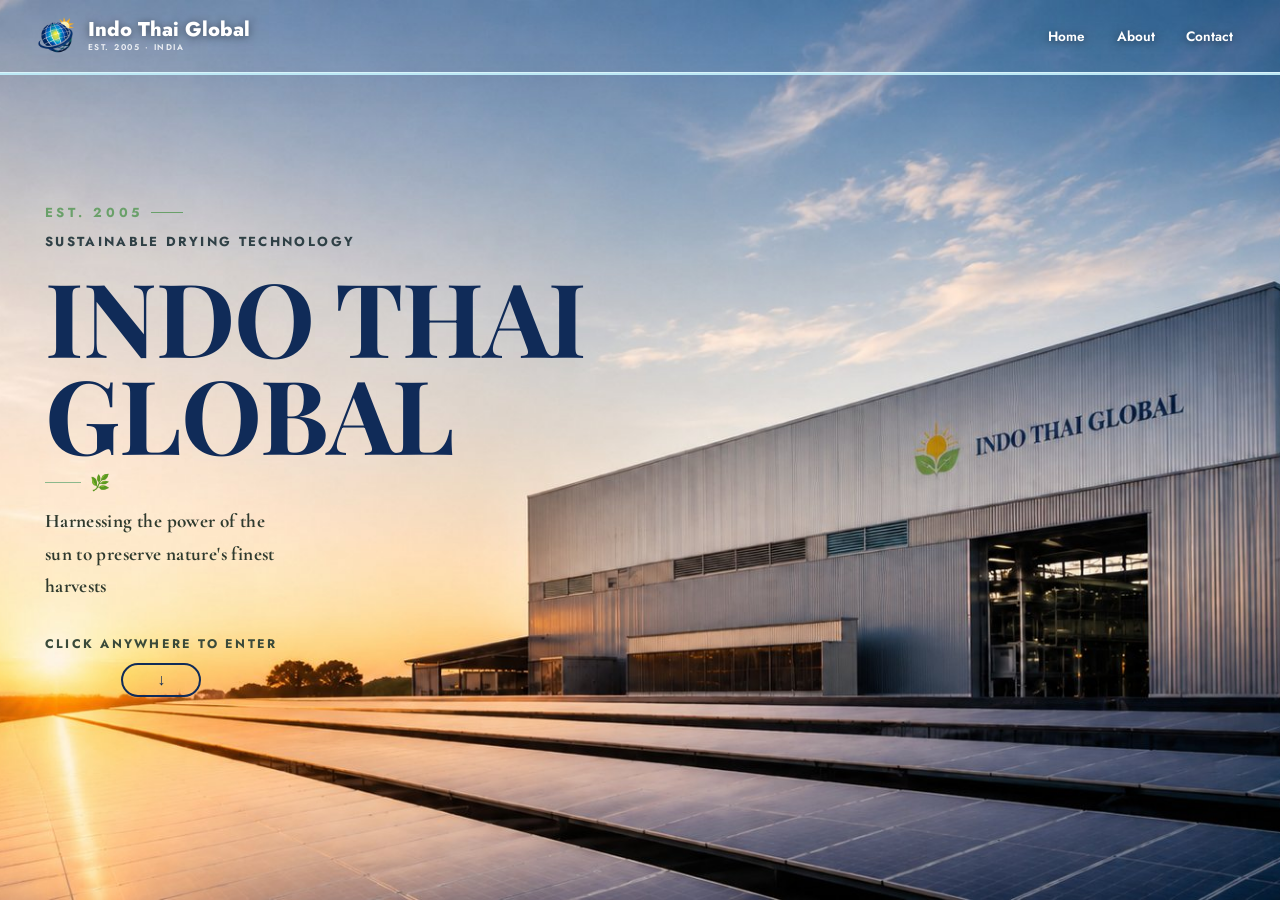
<file: index.html>
<!DOCTYPE html>
<html lang="en">
<head>
  <meta charset="UTF-8"/>
  <meta name="viewport" content="width=device-width, initial-scale=1.0"/>
  <link rel="icon" href="assets/logo.png" type="image/png"/>
  <link href="https://fonts.googleapis.com/css2?family=Playfair+Display:wght@600;700;900&family=Cormorant+Garamond:wght@300;400;500;600;700&family=Jost:wght@300;400;500;600;700&display=swap" rel="stylesheet">
  <script>(function(w,d,s,l,i){w[l]=w[l]||[];w[l].push({'gtm.start':new Date().getTime(),event:'gtm.js'});var f=d.getElementsByTagName(s)[0],j=d.createElement(s),dl=l!='dataLayer'?'&l='+l:'';j.async=true;j.src='https://www.googletagmanager.com/gtm.js?id='+i+dl;f.parentNode.insertBefore(j,f);})(window,document,'script','dataLayer','GTM-MRRNVJR5');</script>

  <style>
    *, *::before, *::after { box-sizing: border-box; margin: 0; padding: 0; }

    :root {
      --nav-h:        72px;
      --font-display: 'Playfair Display', serif;
      --font-body:    'Cormorant Garamond', serif;
      --font-ui:      'Jost', sans-serif;
      --green:        #6aa06a;
      --navy:         #102b58;
      --dark:         #24323b;
      --teal:         #5ac8e8;
      --border:       rgba(90,200,232,0.22);
      --border-s:     rgba(90,200,232,0.40);
      --ease:         cubic-bezier(0.22,1,0.36,1);
    }

    html, body {
      width: 100%; height: 100%;
      margin: 0; padding: 0;
      overflow-x: hidden;
      -webkit-font-smoothing: antialiased;
    }

    /* ══════════════════════════════════════════════
       FULL-BLEED BACKGROUND DIV
       position:fixed + inset:0 = always exactly
       the viewport, zero gaps, every device.
    ══════════════════════════════════════════════ */
    #bg {
      position: fixed;
      top: 0; left: 0; right: 0; bottom: 0;
      width: 100%; height: 100%;
      z-index: 0;
      background-color: #1a2e1a;          /* sky-toned fallback */
      background-image: url('[data-uri]');
      background-repeat: no-repeat;
      background-size: cover;
      /* Desktop — image is 1456×816, centred shows full scene */
      background-position: center center;
    }

    /*
      Mobile crop fix:
      The image is very wide (landscape). On a narrow phone
      "cover" zooms in heavily and shows only the right portion
      (the building). Shifting the focal point LEFT reveals the
      sky + sunset on the left AND keeps the building visible
      on the right — matching the reference exactly.
    */
    @media (max-width: 900px) {
      #bg { background-position: 38% center; }
    }
    @media (max-width: 600px) {
      #bg { background-position: 30% center; }
    }
    @media (max-width: 400px) {
      #bg { background-position: 25% center; }
    }

    /* Spacer — body tall enough to "scroll" for navigation */
    #spacer {
      display: block;
      position: relative;
      z-index: 1;
      pointer-events: none;
      /* height set by JS to exact window.innerHeight */
      height: 100vh;
    }

    /* ══════════════════════════════════════════════
       NAVBAR
    ══════════════════════════════════════════════ */
    .nav {
      position: fixed;
      top: 0; left: 0; right: 0;
      height: var(--nav-h);
      z-index: 100;
      background: transparent;
      border-bottom: 1px solid transparent;
      transition: background 0.3s, border-color 0.3s, box-shadow 0.3s;
    }
    .nav.is-scrolled {
      background: rgba(240,252,255,0.97);
      border-bottom-color: var(--border-s);
      box-shadow: 0 6px 28px rgba(0,0,0,0.10);
      backdrop-filter: blur(18px);
      -webkit-backdrop-filter: blur(18px);
    }
    .nav-inner {
      height: 100%; display: flex; align-items: center;
      justify-content: space-between; padding: 0 2rem;
    }
    .nav-brand {
      display: flex; align-items: center; gap: 10px;
      text-decoration: none; flex-shrink: 0; transition: opacity 0.2s;
    }
    .nav-brand:hover { opacity: 0.85; }
    .nav-logo { width: 46px; height: 46px; object-fit: contain; display: block; }
    .nav-brand-words { display: flex; flex-direction: column; line-height: 1.15; }
    .nav-brand-name {
      font-family: var(--font-ui); font-size: 1.25rem; font-weight: 800;
      color: #fff; white-space: nowrap;
      text-shadow: 0 1px 8px rgba(0,0,0,0.5);
      transition: color 0.3s, text-shadow 0.3s;
    }
    .nav-brand-tag {
      font-family: var(--font-ui); font-size: 0.52rem; font-weight: 600;
      letter-spacing: 0.18em; text-transform: uppercase;
      color: rgba(255,255,255,0.85); margin-top: 2px; white-space: nowrap;
      transition: color 0.3s;
    }
    .nav.is-scrolled .nav-brand-name { color: #1c0f63; text-shadow: none; }
    .nav.is-scrolled .nav-brand-tag  { color: var(--teal); }

    .nav-links { display: flex; align-items: center; gap: 0.15rem; list-style: none; }
    .nav-link {
      font-family: var(--font-ui); font-size: 0.85rem; font-weight: 600;
      text-decoration: none; color: #fff; padding: 0.42rem 0.85rem;
      border-radius: 50px; border: 1.5px solid transparent; white-space: nowrap;
      text-shadow: 0 1px 8px rgba(0,0,0,0.5);
      transition: color 0.2s, background 0.2s, border-color 0.2s, text-shadow 0.3s;
    }
    .nav-link:hover { background: rgba(255,255,255,0.15); border-color: rgba(255,255,255,0.30); }
    .nav.is-scrolled .nav-link { color: #1a5040; text-shadow: none; }
    .nav.is-scrolled .nav-link:hover {
      background: rgba(90,200,232,0.10); border-color: rgba(90,200,232,0.25); color: #0d2a1a;
    }

    .nav-burger {
      display: none; flex-direction: column; justify-content: center;
      gap: 5px; padding: 6px; border: none; background: none;
      cursor: pointer; border-radius: 8px; transition: background 0.2s;
    }
    .nav-burger:hover { background: rgba(255,255,255,0.15); }
    .burger-line {
      width: 22px; height: 2px; background: #fff; border-radius: 2px; display: block;
      transition: transform 0.25s, opacity 0.25s, background 0.3s;
    }
    .nav.is-scrolled .burger-line { background: #0d2a1a; }
    .nav-burger.is-open .burger-line:nth-child(1) { transform: translateY(7px) rotate(45deg); }
    .nav-burger.is-open .burger-line:nth-child(2) { opacity: 0; transform: scaleX(0); }
    .nav-burger.is-open .burger-line:nth-child(3) { transform: translateY(-7px) rotate(-45deg); }

    .nav-drawer {
      position: fixed; top: var(--nav-h); left: 0; right: 0;
      background: #fff; border-top: 1px solid var(--border);
      border-bottom: 2px solid var(--border-s);
      box-shadow: 0 12px 40px rgba(0,0,0,0.18);
      max-height: 0; overflow: hidden;
      transition: max-height 0.35s var(--ease); z-index: 99;
    }
    .nav-drawer.is-open { max-height: 400px; }
    .drawer-links { list-style: none; padding: 0.8rem 1.4rem 1rem; }
    .drawer-link {
      display: flex; align-items: center; justify-content: space-between;
      padding: 0.9rem 0.8rem; text-decoration: none; color: #1a5040;
      font-family: var(--font-ui); font-size: 1rem; font-weight: 600;
      border-bottom: 1px solid var(--border); border-radius: 8px;
      transition: color 0.18s, background 0.18s, padding-left 0.18s;
    }
    .drawer-link:last-child { border-bottom: none; }
    .drawer-link:hover { color: #0d2a1a; background: rgba(90,200,232,0.07); padding-left: 1.2rem; }
    .drawer-arrow { font-size: 1rem; opacity: 0.4; }

    /* ══════════════════════════════════════════════
       HERO CONTENT LAYER
    ══════════════════════════════════════════════ */
    .hero {
      position: fixed;
      top: 0; left: 0; right: 0; bottom: 0;
      z-index: 10;
      display: flex;
      align-items: center;
      pointer-events: none;
    }
    .hero-inner { pointer-events: auto; }

    /* Desktop: left-side card, no bg */
    .hero-inner {
      position: absolute;
      left: clamp(1.6rem, 3.5vw, 3.6rem);
      top: 50%;
      transform: translateY(-50%);
      max-width: 46%;
      color: var(--dark);
      display: flex; flex-direction: column; gap: 0.4rem;
      align-items: flex-start;
    }

    .hero-established {
      font-family: var(--font-ui); color: var(--green);
      letter-spacing: 0.28em; text-transform: uppercase;
      font-weight: 700; font-size: 0.82rem;
      display: flex; align-items: center; gap: 0.5rem; margin-bottom: 0.2rem;
    }
    .hero-established::after {
      content: ''; display: inline-block; width: 32px; height: 1.5px; background: var(--green);
    }
    .hero-tagline {
      font-family: var(--font-ui); font-size: 0.82rem; text-transform: uppercase;
      letter-spacing: 0.18em; font-weight: 700; color: #2f4046; margin-bottom: 0.4rem;
    }
    .hero-heading {
      font-family: var(--font-display); font-weight: 700;
      font-size: clamp(3rem, 9vw, 6.4rem); line-height: 0.95;
      text-transform: uppercase; color: var(--navy);
      margin: 0.2rem 0 0.35rem; letter-spacing: -0.01em;
    }
    .hero-divider { display: flex; align-items: center; gap: 0.6rem; margin: 0.1rem 0 0.5rem; }
    .hero-divider-line { width: 36px; height: 1px; background: #8cb88c; }
    .hero-divider-leaf { font-size: 1rem; line-height: 1; }
    .hero-sub {
      font-family: var(--font-body); color: #2f3a2e;
      font-size: 1.2rem; font-weight: 700; line-height: 1.7;
      max-width: 240px; margin-bottom: 1.6rem; letter-spacing: 0.02em;
    }

    @keyframes blink { 0%,100%{opacity:1} 50%{opacity:0} }
    .hero-cta { display: flex; flex-direction: column; align-items: center; gap: 10px; }
    .hero-cta-text {
      font-family: var(--font-ui); font-size: 0.78rem; color: #3a4a3a;
      letter-spacing: 0.18em; font-weight: 700;
      animation: blink 0.7s step-end infinite;
    }
    .hero-cta-button {
      width: 80px; height: 34px; border-radius: 999px;
      border: 2px solid var(--navy); background: transparent;
      display: inline-flex; align-items: center; justify-content: center;
      color: var(--navy); cursor: pointer; font-size: 1rem;
    }

    /* ══════════════════════════════════════════════
       RESPONSIVE
    ══════════════════════════════════════════════ */
    @media (max-width: 1100px) {
      .nav-links { display: none; }
      .nav-burger { display: flex; }
    }

    @media (max-width: 900px) {
      .hero-inner { left: 2rem; max-width: 70%; }
      .hero-heading { font-size: clamp(2rem, 9vw, 4rem); }
    }

    /* Mobile — card pinned to bottom */
    @media (max-width: 700px) {
      .hero {
        align-items: flex-end;
        padding-bottom: 2rem;
        padding-bottom: max(2rem, env(safe-area-inset-bottom));
      }
      .hero-inner {
        position: relative;
        left: auto; top: auto; transform: none;
        width: calc(100% - 2.4rem);
        max-width: 100%;
        margin: 0 1.2rem;
        padding: 1.6rem 1.4rem;
        background: rgba(232,224,208,0.88);
        backdrop-filter: blur(10px);
        -webkit-backdrop-filter: blur(10px);
        border-radius: 14px;
        box-shadow: 0 8px 40px rgba(0,0,0,0.25);
      }
      .hero-heading { font-size: clamp(2.4rem, 11vw, 3.4rem); }
      .hero-sub { max-width: 100%; margin-bottom: 1.2rem; }
    }

    @media (max-width: 380px) {
      .hero-heading { font-size: clamp(2rem, 12vw, 2.8rem); }
      .hero-inner { padding: 1.2rem 1rem; }
    }
  </style>
</head>
<body>
<noscript><iframe src="https://www.googletagmanager.com/ns.html?id=GTM-MRRNVJR5" height="0" width="0" style="display:none;visibility:hidden"></iframe></noscript>

<!-- ① Background — fixed, always covers viewport exactly -->
<div id="bg" aria-hidden="true"></div>

<!-- ② Navbar -->
<nav class="nav" id="nav">
  <div class="nav-inner">
    <a href="home.html" class="nav-brand" aria-label="Indo Thai Global — Home">
      <img src="assets/logo.png" alt="Indo Thai Global" class="nav-logo" draggable="false"/>
      <div class="nav-brand-words">
        <span class="nav-brand-name">Indo Thai Global</span>
        <span class="nav-brand-tag">Est. 2005 &middot; India</span>
      </div>
    </a>
    <ul class="nav-links" role="list">
      <li><a href="home.html"    class="nav-link">Home</a></li>
      <li><a href="about.html"   class="nav-link">About</a></li>
      <li><a href="contact.html" class="nav-link">Contact</a></li>
    </ul>
    <button class="nav-burger" id="burger" aria-label="Toggle navigation" aria-expanded="false">
      <span class="burger-line"></span>
      <span class="burger-line"></span>
      <span class="burger-line"></span>
    </button>
  </div>
</nav>

<!-- Drawer -->
<div class="nav-drawer" id="drawer" role="navigation" aria-label="Mobile navigation">
  <ul class="drawer-links" role="list">
    <li><a href="home.html"    class="drawer-link">Home    <span class="drawer-arrow">›</span></a></li>
    <li><a href="about.html"   class="drawer-link">About   <span class="drawer-arrow">›</span></a></li>
    <li><a href="contact.html" class="drawer-link">Contact <span class="drawer-arrow">›</span></a></li>
  </ul>
</div>

<!-- ③ Hero content -->
<section class="hero" aria-label="Landing">
  <div class="hero-inner">
    <span class="hero-established">EST. 2005</span>
    <span class="hero-tagline">SUSTAINABLE DRYING TECHNOLOGY</span>
    <h1 class="hero-heading">INDO THAI<br>GLOBAL</h1>
    <div class="hero-divider">
      <span class="hero-divider-line"></span>
      <span class="hero-divider-leaf">🌿</span>
    </div>
    <p class="hero-sub">Harnessing the power of the sun to preserve nature's finest harvests</p>
    <div class="hero-cta">
      <span class="hero-cta-text">CLICK ANYWHERE TO ENTER</span>
      <button class="hero-cta-button" aria-label="Enter site">↓</button>
    </div>
  </div>
</section>

<!-- ④ Spacer -->
<div id="spacer"></div>

<script>
  /* Exact viewport height → fixes iOS Safari 100vh and sizes spacer */
  (function () {
    function setSize() {
      var h = window.innerHeight;
      document.documentElement.style.setProperty('--vh', (h * 0.01) + 'px');
      var s = document.getElementById('spacer');
      if (s) s.style.height = h + 'px';
    }
    setSize();
    window.addEventListener('resize', setSize, { passive: true });
    window.addEventListener('orientationchange', function(){ setTimeout(setSize, 150); });
  })();

  /* Navbar scroll state */
  (function () {
    var nav = document.getElementById('nav');
    function tick() { nav.classList.toggle('is-scrolled', window.scrollY > 60); }
    window.addEventListener('scroll', tick, { passive: true });
    tick();
  })();

  /* Burger toggle */
  (function () {
    var burger = document.getElementById('burger');
    var drawer = document.getElementById('drawer');
    burger.addEventListener('click', function (e) {
      e.stopPropagation();
      var open = drawer.classList.toggle('is-open');
      burger.classList.toggle('is-open', open);
      burger.setAttribute('aria-expanded', String(open));
    });
    document.addEventListener('click', function (e) {
      if (!drawer.contains(e.target) && e.target !== burger) {
        drawer.classList.remove('is-open');
        burger.classList.remove('is-open');
        burger.setAttribute('aria-expanded', 'false');
      }
    });
  })();

  /* Click anywhere → zoom bg → go to home.html */
  (function () {
    document.addEventListener('click', function () {
      var bg = document.getElementById('bg');
      if (bg) {
        bg.style.transition = 'transform 0.18s ease, filter 0.18s ease';
        bg.style.transform  = 'scale(1.06)';
        bg.style.filter     = 'blur(8px)';
      }
      setTimeout(function () { window.location.href = 'home.html'; }, 130);
    }, { once: true });
  })();
</script>
</body>
</html>
</file>
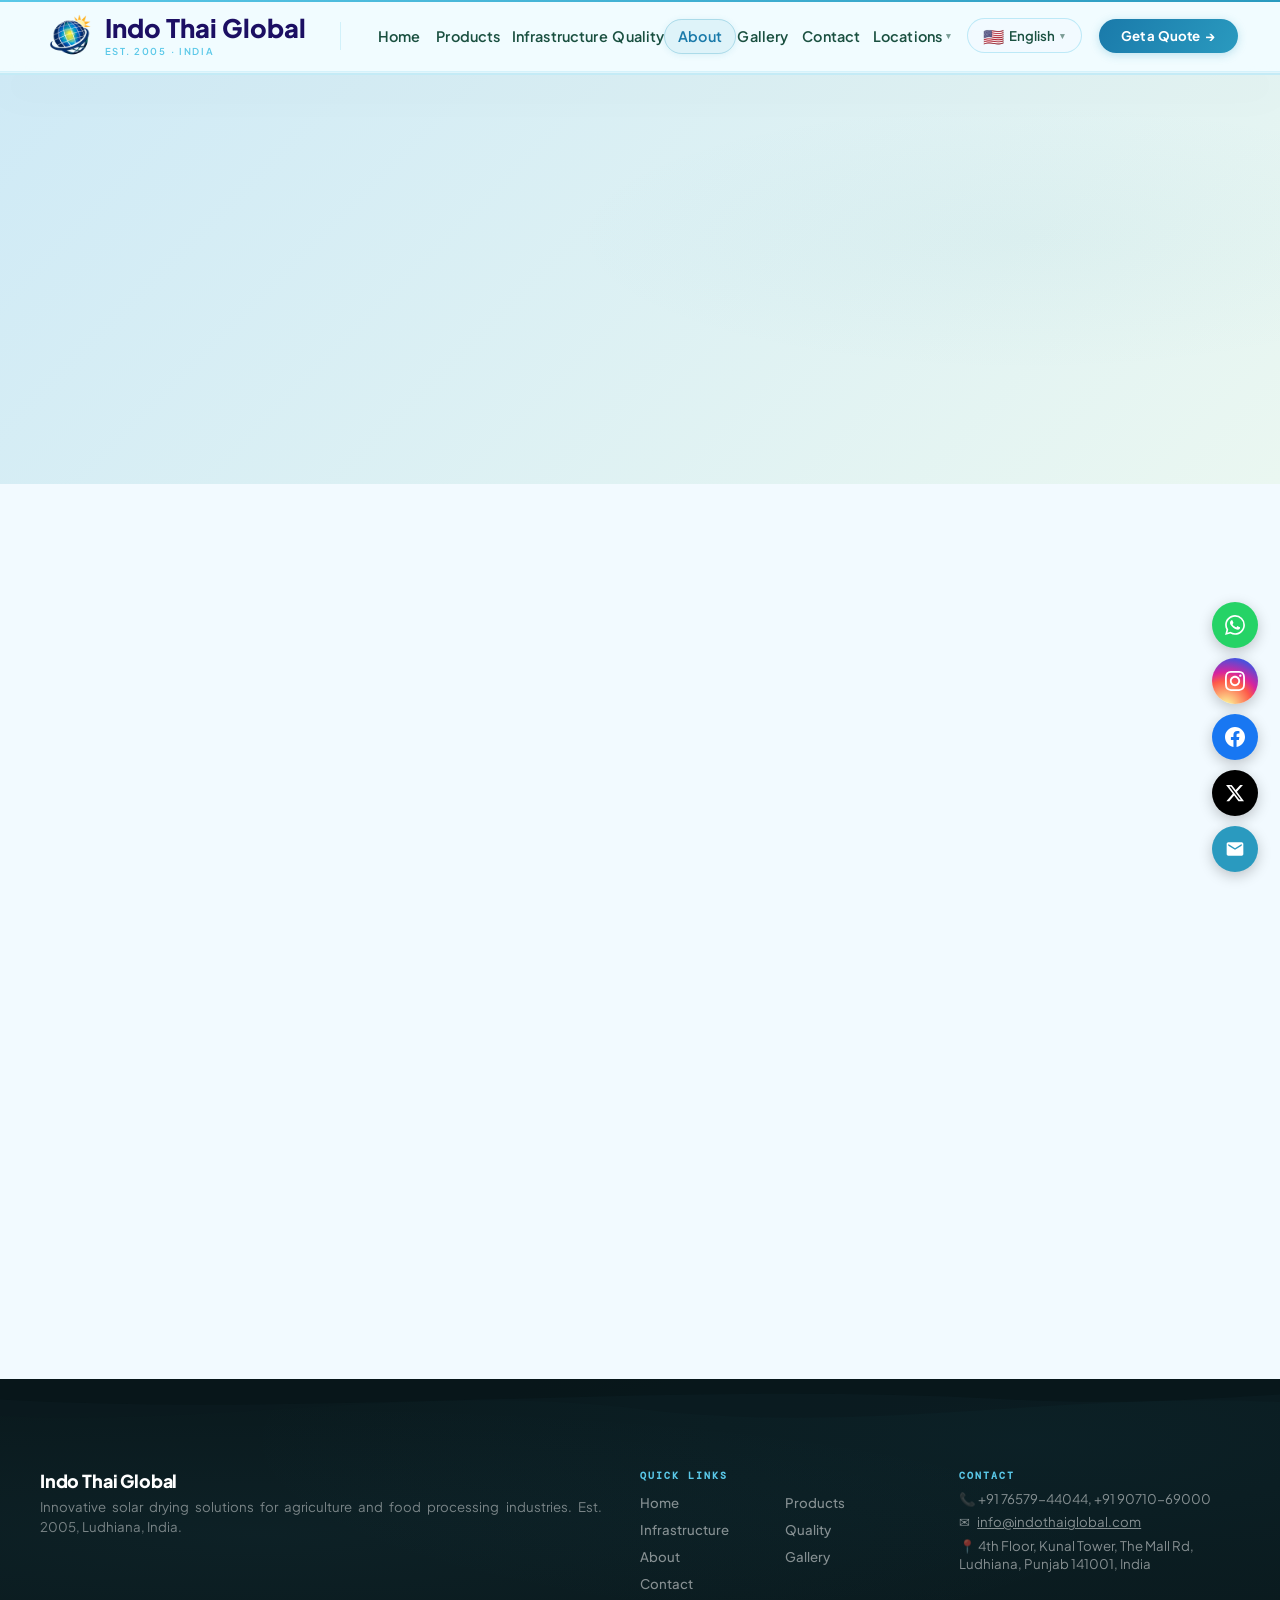
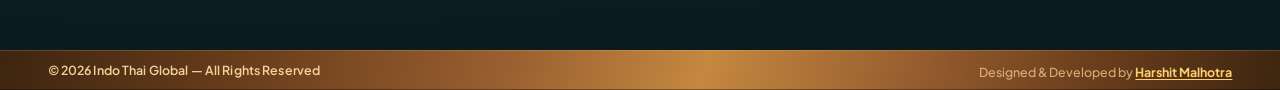
<file: about.html>
<!DOCTYPE html>
<html lang="en">
<head>
  <meta charset="UTF-8"/>
  <meta name="viewport" content="width=device-width, initial-scale=1.0"/>
  <title>About — Indo Thai Global</title>
  <link rel="icon" href="assets/logo.png" type="image/png"/>
  <link rel="stylesheet" href="css/global.css"/>
  <link rel="stylesheet" href="css/navbar.css"/>
  <!-- Google Tag Manager -->
<script>
(function(w,d,s,l,i){w[l]=w[l]||[];w[l].push({'gtm.start':
new Date().getTime(),event:'gtm.js'});var f=d.getElementsByTagName(s)[0],
j=d.createElement(s),dl=l!='dataLayer'?'&l='+l:'';j.async=true;j.src=
'https://www.googletagmanager.com/gtm.js?id='+i+dl;f.parentNode.insertBefore(j,f);
})(window,document,'script','dataLayer','GTM-MRRNVJR5');
</script>
<!-- End Google Tag Manager -->
  <style>
    p {
  text-align: justify;
}
    /* ── Page hero ── */ 
    .page-hero {
      background: linear-gradient(135deg, #cfeaf6 0%, #eaf7f1 100%);
      padding: clamp(5rem,9vw,7rem) 0 clamp(3rem,5vw,4rem);
      position: relative; overflow: hidden;
    }
    .page-hero::after {
      content: ''; position: absolute; inset: 0;
      background: radial-gradient(ellipse 60% 55% at 80% 40%, rgba(47,143,165,0.04) 0%, transparent 60%);
      pointer-events: none;
    }
    .page-hero-inner { position: relative; z-index: 1; }
    .page-hero-label {
      font-family: var(--font-mono); font-size: 0.75rem; letter-spacing: 0.22em;
      text-transform: uppercase; color: #6f8f9a; margin-bottom: 0.8rem;
      display: flex; align-items: center; gap: 10px;
    }
    .page-hero-label::before { content: ''; display: block; width: 22px; height: 1px; background:#6f8f9a; opacity: 0.5; }
    .page-hero-title {
      font-family: var(--font-serif); font-size: clamp(3rem,6vw,4.8rem);
      font-weight: 600; color: #243b4a; line-height: 1.08; margin-bottom: 1rem;
    }
    .page-hero-title em {
      color: #243b4a; /* same as Indo Thai */
  background: none;
  -webkit-text-fill-color: unset;
    }
    .page-hero-sub { font-size: 1.15rem; color: #4f6f7a; max-width: 600px; line-height: 1.75; }
    
    /* ── About body ── */
    .about-body { padding: clamp(4rem,7vw,6rem) 0; background: var(--off-white); }

    .about-grid {
      display: grid;
      grid-template-columns: 1fr 1fr;
      gap: 5rem;
      align-items: start;
    }

    .about-info-list { display: flex; flex-direction: column; gap: 0; }
    .about-info-row {
      display: flex; gap: 1rem;
      padding: 0.9rem 0;
      border-bottom: 1px solid var(--border);
      align-items: baseline;
    }
    .about-info-row:first-child { border-top: 1px solid var(--border); }
    .about-info-key {
      font-family: var(--font-mono);
      font-size: 0.6rem;
      letter-spacing: 0.1em;
      text-transform: uppercase;
      color: var(--amber);
      min-width: 150px;
      flex-shrink: 0;
    }
    .about-info-val {
      font-size: 0.92rem;
      color: var(--text-mid);
      line-height: 1.6;
    }

    .about-prose p {
      font-size: 0.95rem;
      line-height: 1.85;
      color: var(--text-mid);
      margin-bottom: 1.1rem;
    }
    .about-prose h3 {
      font-family: var(--font-serif);
      font-size: 1.4rem;
      font-weight: 600;
      color: var(--text-dark);
      margin: 2rem 0 0.6rem;
    }

    @media (max-width: 800px) {
      .about-grid { grid-template-columns: 1fr; gap: 3rem; }
    }
  </style>
</head>
<body>
  
<!-- Google Tag Manager (noscript) -->
<noscript>
  <iframe src="https://www.googletagmanager.com/ns.html?id=GTM-MRRNVJR5"
  height="0" width="0" style="display:none;visibility:hidden"></iframe>
</noscript>
<!-- End Google Tag Manager (noscript) -->

<div id="google_translate_element" style="display:none;position:absolute;visibility:hidden;"></div>
<script>
  function googleTranslateElementInit() {
    new google.translate.TranslateElement({ pageLanguage: 'en', autoDisplay: false }, 'google_translate_element');
  }
</script>
<script src="//translate.google.com/translate_a/element.js?cb=googleTranslateElementInit" async></script>  

<!-- ░░ STEP 2 — NAVBAR ░░ -->
<nav class="nav" id="nav">
  <div class="nav-accent" aria-hidden="true"></div>
  <div class="nav-progress" id="navProgress" aria-hidden="true"></div>
  <div class="nav-inner">

    <a href="home.html" class="nav-brand" aria-label="Indo Thai Global — Home">
      <img src="assets/logo.png" alt="Indo Thai Global" class="nav-logo" draggable="false"/>
      <div class="nav-brand-words">
        <span class="nav-brand-name">Indo Thai Global</span>
        <span class="nav-brand-tag">Est. 2005 &middot; India</span>
      </div>
    </a>

    <div class="nav-divider" aria-hidden="true"></div>

    <ul class="nav-links" role="list">
      <li><a href="home.html"           class="nav-link">Home</a></li>
      <li><a href="products.html"       class="nav-link">Products</a></li>
      <li><a href="infrastructure.html" class="nav-link">Infrastructure</a></li>
      <li><a href="quality.html"        class="nav-link">Quality</a></li>
      <li><a href="about.html"          class="nav-link">About</a></li>
      <li><a href="gallery.html"        class="nav-link">Gallery</a></li>
      <li><a href="contact.html"        class="nav-link">Contact</a></li>
      <li class="nav-has-dropdown">
        <button class="nav-link nav-dropdown-btn" aria-haspopup="true" aria-expanded="false">
          Locations <span class="nav-lang-arrow">▾</span>
        </button>
        <ul class="nav-dropdown" role="list">
          <li><a href="ludhiana.html" class="nav-dropdown-link">Indo Thai Global Ludhiana</a></li>
          <li><a href="indo-thai-global-unit-1.html" class="nav-dropdown-link">Indo Thai Global Unit-1</a></li>
        </ul>
      </li>
    </ul>

    <!-- Language Switcher -->
    <div class="nav-lang" id="navLang">
      <button class="nav-lang-btn" id="langBtn" aria-label="Select language" aria-haspopup="listbox" aria-expanded="false">
        <span class="nav-lang-flag" id="langFlag">🇺🇸</span>
        <span id="langCurrent">English</span>
        <span class="nav-lang-arrow">▾</span>
      </button>
      <div class="nav-lang-dropdown" id="langDropdown" role="listbox">
        <div class="lang-search-wrap">
          <input class="lang-search" id="langSearch" type="text" placeholder="Search language…" autocomplete="off"/>
        </div>
        <div class="lang-options-scroll" id="langOptionsScroll"></div>
      </div>
    </div>

    <!-- CTA: use href="#enquiry" on home.html, href="quote.html" on all other pages -->
    <a href="quote.html" class="nav-cta">Get a Quote <span class="cta-arrow">→</span></a>

    <button class="nav-burger" id="burger" aria-label="Toggle navigation" aria-expanded="false" aria-controls="drawer">
      <span class="burger-line"></span>
      <span class="burger-line"></span>
      <span class="burger-line"></span>
    </button>

  </div>
</nav>


<!-- ░░ STEP 3 — DRAWER (paste right after </nav>) ░░ -->
<div class="nav-drawer" id="drawer" role="navigation" aria-label="Mobile navigation">
  <ul class="drawer-links" role="list">
    <li><a href="home.html"           class="drawer-link">Home           <span class="drawer-arrow">›</span></a></li>
    <li><a href="products.html"       class="drawer-link">Products       <span class="drawer-arrow">›</span></a></li>
    <li><a href="infrastructure.html" class="drawer-link">Infrastructure <span class="drawer-arrow">›</span></a></li>
    <li><a href="quality.html"        class="drawer-link">Quality        <span class="drawer-arrow">›</span></a></li>
    <li><a href="about.html"          class="drawer-link">About          <span class="drawer-arrow">›</span></a></li>
    <li><a href="gallery.html"        class="drawer-link">Gallery        <span class="drawer-arrow">›</span></a></li>
    <li><a href="contact.html"        class="drawer-link">Contact        <span class="drawer-arrow">›</span></a></li>
    <li class="drawer-has-dropdown">
        <button class="drawer-dropdown-btn">
          Locations <span class="drawer-arrow">›</span>
        </button>
        <ul class="drawer-sub" role="list">
          <li><a href="ludhiana.html" class="drawer-link drawer-sub-link">Indo Thai Global Ludhiana <span class="drawer-arrow">›</span></a></li>
          <li><a href="indo-thai-global-unit-1.html" class="drawer-link drawer-sub-link">Indo Thai Global Unit-1 <span class="drawer-arrow">›</span></a></li>
        </ul>
    </li>
  </ul>
  <div class="drawer-cta-wrap">
    <a href="quote.html" class="drawer-cta">Get a Quote →</a>
  </div>
</div>

<main class="page-body">

  <!-- Page Hero -->
  <section class="page-hero">
    <div class="container page-hero-inner">
      <div class="page-hero-label reveal-up">About Us</div>
      <h1 class="page-hero-title reveal-up">Indo Thai <em>Global</em></h1>
      <p class="page-hero-sub reveal-up">
        Manufacturing innovative solar drying solutions and food processing
        equipment since 2005 — built for India's agriculture and industry.
      </p>
    </div>
  </section>

  <!-- About Body -->
  <section class="about-body">
    <div class="container">
      <div class="about-grid reveal-left">

        <!-- Company info table -->
        <div>
          <div class="section-label">Company Details</div>
          <div class="about-info-list" style="margin-top:1.2rem">
            <div class="about-info-row">
              <span class="about-info-key">Company Name</span>
              <span class="about-info-val">Indo Thai Global</span>
            </div>
            <div class="about-info-row">
              <span class="about-info-key">Business Type</span>
              <span class="about-info-val">Manufacturer &amp; Supplier of solar drying systems and agricultural equipment.</span>
            </div>
            <div class="about-info-row">
              <span class="about-info-key">Industry</span>
              <span class="about-info-val">Renewable Energy &amp; Food Processing Technology</span>
            </div>
            <div class="about-info-row">
              <span class="about-info-key">Established</span>
              <span class="about-info-val">2005</span>
            </div>
            <div class="about-info-row">
              <span class="about-info-key">Location</span>
              <span class="about-info-val">4th Floor, Kunal Tower, Indo Thai Global, The Mall Rd, Ludhiana, Punjab 141001, India</span>
            </div>
            <div class="about-info-row">
              <span class="about-info-key">Core Products</span>
              <span class="about-info-val">Solar dryers, vegetable processing machines, food dehydration systems and related equipment.</span>
            </div>
            <div class="about-info-row">
              <span class="about-info-key">Mission</span>
              <span class="about-info-val">To provide efficient and sustainable drying solutions that improve food preservation and reduce energy consumption.</span>
            </div>
            <div class="about-info-row">
              <span class="about-info-key">Vision</span>
              <span class="about-info-val">To contribute to modern agriculture through innovative renewable energy technologies.</span>
            </div>
          </div>
        </div>

        <!-- Prose -->
        <div class="about-prose reveal-right">
          <div class="section-label">Our Story</div>
          <h3>Who We Are</h3>
          <p>
            Indo Thai Global is focused on delivering reliable solar drying
            solutions and food processing equipment designed to support
            modern agriculture and sustainable energy practices across India.
          </p>
          <p>
            Since our founding in 2005, we have built a reputation for
            manufacturing durable, efficient and easy-to-operate equipment
            that helps farmers and food processors reduce post-harvest losses
            and improve productivity.
          </p>
          <h3>What Drives Us</h3>
          <p>
            We believe that sustainable technology should be accessible to
            all scales of operation — from small family farms to large
            commercial food processing facilities.
          </p>
          <p>
            Every product we build reflects our commitment to quality
            materials, practical engineering and long-term value for
            our customers.
          </p>
          <div style="margin-top:2rem">
            <a href="contact.html" class="btn btn-dark">Get in Touch →</a>
          </div>
        </div>

      </div>
    </div>
  </section>

</main>

<!-- ░░ FOOTER ░░ -->
<footer class="site-footer">
  <div class="container footer-grid">

    <div class="footer-col">
      <h3 class="footer-brand">Indo Thai Global</h3>
      <p class="footer-text">
        Innovative solar drying solutions for agriculture and food processing industries.
        Est. 2005, Ludhiana, India.
      </p>
    </div>

    <div class="footer-col">
      <h4 class="footer-title">Quick Links</h4>
      <ul class="footer-links">
        <li><a href="home.html">Home</a></li>
        <li><a href="products.html">Products</a></li>
        <li><a href="infrastructure.html">Infrastructure</a></li>
        <li><a href="quality.html">Quality</a></li>
        <li><a href="about.html">About</a></li>
        <li><a href="gallery.html">Gallery</a></li>
        <li><a href="contact.html">Contact</a></li>
      </ul>
    </div>

    <div class="footer-col">
      <h4 class="footer-title">Contact</h4>
      <div class="footer-contact-item">&#128222; +91 76579-44044, +91 90710-69000</div><div class="footer-contact-item">
  &#9993; <a href="mailto:indothaiglobal20@gmail.com">info@indothaiglobal.com</a>
</div>
   <div class="footer-contact-item">&#128205; 4th Floor, Kunal Tower, The Mall Rd, Ludhiana, Punjab 141001, India</div>
    </div>

  </div>
  <div class="footer-bottom">
    <div class="footer-bottom-inner">
      <span class="footer-copy">&#169; 2026 Indo Thai Global &#8212; All Rights Reserved</span>
      <div class="footer-dev-inner">
        <span class="footer-dev-text">Designed &amp; Developed by </span>
        <a href="https://www.linkedin.com/in/harshit-malhotra-20b333200/" target="_blank" rel="noopener noreferrer" class="footer-dev-link">Harshit Malhotra</a>
      </div>
    </div>
  </div>
</footer>

<script>
(function () {
  var COUNTRIES = [
    // Popular
    {f:'🇮🇳', n:'India',                  c:'+91',   pop:true},
    {f:'🇺🇸', n:'United States',           c:'+1',    pop:true},
    {f:'🇬🇧', n:'United Kingdom',          c:'+44',   pop:true},
    {f:'🇦🇪', n:'United Arab Emirates',    c:'+971',  pop:true},
    {f:'🇹🇭', n:'Thailand',                c:'+66',   pop:true},
    {f:'🇸🇬', n:'Singapore',               c:'+65',   pop:true},
    {f:'🇦🇺', n:'Australia',               c:'+61',   pop:true},
    // All
    {f:'🇦🇫', n:'Afghanistan',             c:'+93'},
    {f:'🇦🇱', n:'Albania',                 c:'+355'},
    {f:'🇩🇿', n:'Algeria',                 c:'+213'},
    {f:'🇦🇩', n:'Andorra',                 c:'+376'},
    {f:'🇦🇴', n:'Angola',                  c:'+244'},
    {f:'🇦🇬', n:'Antigua and Barbuda',     c:'+1268'},
    {f:'🇦🇷', n:'Argentina',               c:'+54'},
    {f:'🇦🇲', n:'Armenia',                 c:'+374'},
    {f:'🇦🇹', n:'Austria',                 c:'+43'},
    {f:'🇦🇿', n:'Azerbaijan',              c:'+994'},
    {f:'🇧🇸', n:'Bahamas',                 c:'+1242'},
    {f:'🇧🇭', n:'Bahrain',                 c:'+973'},
    {f:'🇧🇩', n:'Bangladesh',              c:'+880'},
    {f:'🇧🇧', n:'Barbados',                c:'+1246'},
    {f:'🇧🇾', n:'Belarus',                 c:'+375'},
    {f:'🇧🇪', n:'Belgium',                 c:'+32'},
    {f:'🇧🇿', n:'Belize',                  c:'+501'},
    {f:'🇧🇯', n:'Benin',                   c:'+229'},
    {f:'🇧🇹', n:'Bhutan',                  c:'+975'},
    {f:'🇧🇴', n:'Bolivia',                 c:'+591'},
    {f:'🇧🇦', n:'Bosnia and Herzegovina',  c:'+387'},
    {f:'🇧🇼', n:'Botswana',                c:'+267'},
    {f:'🇧🇷', n:'Brazil',                  c:'+55'},
    {f:'🇧🇳', n:'Brunei',                  c:'+673'},
    {f:'🇧🇬', n:'Bulgaria',                c:'+359'},
    {f:'🇧🇫', n:'Burkina Faso',            c:'+226'},
    {f:'🇧🇮', n:'Burundi',                 c:'+257'},
    {f:'🇨🇻', n:'Cabo Verde',              c:'+238'},
    {f:'🇰🇭', n:'Cambodia',                c:'+855'},
    {f:'🇨🇲', n:'Cameroon',                c:'+237'},
    {f:'🇨🇦', n:'Canada',                  c:'+1'},
    {f:'🇨🇫', n:'Central African Republic',c:'+236'},
    {f:'🇹🇩', n:'Chad',                    c:'+235'},
    {f:'🇨🇱', n:'Chile',                   c:'+56'},
    {f:'🇨🇳', n:'China',                   c:'+86'},
    {f:'🇨🇴', n:'Colombia',                c:'+57'},
    {f:'🇰🇲', n:'Comoros',                 c:'+269'},
    {f:'🇨🇩', n:'Congo (DRC)',             c:'+243'},
    {f:'🇨🇬', n:'Congo (Republic)',        c:'+242'},
    {f:'🇨🇷', n:'Costa Rica',              c:'+506'},
    {f:'🇭🇷', n:'Croatia',                 c:'+385'},
    {f:'🇨🇺', n:'Cuba',                    c:'+53'},
    {f:'🇨🇾', n:'Cyprus',                  c:'+357'},
    {f:'🇨🇿', n:'Czech Republic',          c:'+420'},
    {f:'🇩🇰', n:'Denmark',                 c:'+45'},
    {f:'🇩🇯', n:'Djibouti',                c:'+253'},
    {f:'🇩🇲', n:'Dominica',                c:'+1767'},
    {f:'🇩🇴', n:'Dominican Republic',      c:'+1809'},
    {f:'🇪🇨', n:'Ecuador',                 c:'+593'},
    {f:'🇪🇬', n:'Egypt',                   c:'+20'},
    {f:'🇸🇻', n:'El Salvador',             c:'+503'},
    {f:'🇬🇶', n:'Equatorial Guinea',       c:'+240'},
    {f:'🇪🇷', n:'Eritrea',                 c:'+291'},
    {f:'🇪🇪', n:'Estonia',                 c:'+372'},
    {f:'🇸🇿', n:'Eswatini',                c:'+268'},
    {f:'🇪🇹', n:'Ethiopia',                c:'+251'},
    {f:'🇫🇯', n:'Fiji',                    c:'+679'},
    {f:'🇫🇮', n:'Finland',                 c:'+358'},
    {f:'🇫🇷', n:'France',                  c:'+33'},
    {f:'🇬🇦', n:'Gabon',                   c:'+241'},
    {f:'🇬🇲', n:'Gambia',                  c:'+220'},
    {f:'🇬🇪', n:'Georgia',                 c:'+995'},
    {f:'🇩🇪', n:'Germany',                 c:'+49'},
    {f:'🇬🇭', n:'Ghana',                   c:'+233'},
    {f:'🇬🇷', n:'Greece',                  c:'+30'},
    {f:'🇬🇩', n:'Grenada',                 c:'+1473'},
    {f:'🇬🇹', n:'Guatemala',               c:'+502'},
    {f:'🇬🇳', n:'Guinea',                  c:'+224'},
    {f:'🇬🇼', n:'Guinea-Bissau',           c:'+245'},
    {f:'🇬🇾', n:'Guyana',                  c:'+592'},
    {f:'🇭🇹', n:'Haiti',                   c:'+509'},
    {f:'🇭🇳', n:'Honduras',                c:'+504'},
    {f:'🇭🇺', n:'Hungary',                 c:'+36'},
    {f:'🇮🇸', n:'Iceland',                 c:'+354'},
    {f:'🇮🇩', n:'Indonesia',               c:'+62'},
    {f:'🇮🇷', n:'Iran',                    c:'+98'},
    {f:'🇮🇶', n:'Iraq',                    c:'+964'},
    {f:'🇮🇪', n:'Ireland',                 c:'+353'},
    {f:'🇮🇱', n:'Israel',                  c:'+972'},
    {f:'🇮🇹', n:'Italy',                   c:'+39'},
    {f:'🇯🇲', n:'Jamaica',                 c:'+1876'},
    {f:'🇯🇵', n:'Japan',                   c:'+81'},
    {f:'🇯🇴', n:'Jordan',                  c:'+962'},
    {f:'🇰🇿', n:'Kazakhstan',              c:'+7'},
    {f:'🇰🇪', n:'Kenya',                   c:'+254'},
    {f:'🇰🇮', n:'Kiribati',                c:'+686'},
    {f:'🇽🇰', n:'Kosovo',                  c:'+383'},
    {f:'🇰🇼', n:'Kuwait',                  c:'+965'},
    {f:'🇰🇬', n:'Kyrgyzstan',              c:'+996'},
    {f:'🇱🇦', n:'Laos',                    c:'+856'},
    {f:'🇱🇻', n:'Latvia',                  c:'+371'},
    {f:'🇱🇧', n:'Lebanon',                 c:'+961'},
    {f:'🇱🇸', n:'Lesotho',                 c:'+266'},
    {f:'🇱🇷', n:'Liberia',                 c:'+231'},
    {f:'🇱🇾', n:'Libya',                   c:'+218'},
    {f:'🇱🇮', n:'Liechtenstein',           c:'+423'},
    {f:'🇱🇹', n:'Lithuania',               c:'+370'},
    {f:'🇱🇺', n:'Luxembourg',              c:'+352'},
    {f:'🇲🇬', n:'Madagascar',              c:'+261'},
    {f:'🇲🇼', n:'Malawi',                  c:'+265'},
    {f:'🇲🇾', n:'Malaysia',                c:'+60'},
    {f:'🇲🇻', n:'Maldives',                c:'+960'},
    {f:'🇲🇱', n:'Mali',                    c:'+223'},
    {f:'🇲🇹', n:'Malta',                   c:'+356'},
    {f:'🇲🇭', n:'Marshall Islands',        c:'+692'},
    {f:'🇲🇷', n:'Mauritania',              c:'+222'},
    {f:'🇲🇺', n:'Mauritius',               c:'+230'},
    {f:'🇲🇽', n:'Mexico',                  c:'+52'},
    {f:'🇫🇲', n:'Micronesia',              c:'+691'},
    {f:'🇲🇩', n:'Moldova',                 c:'+373'},
    {f:'🇲🇨', n:'Monaco',                  c:'+377'},
    {f:'🇲🇳', n:'Mongolia',                c:'+976'},
    {f:'🇲🇪', n:'Montenegro',              c:'+382'},
    {f:'🇲🇦', n:'Morocco',                 c:'+212'},
    {f:'🇲🇿', n:'Mozambique',              c:'+258'},
    {f:'🇲🇲', n:'Myanmar',                 c:'+95'},
    {f:'🇳🇦', n:'Namibia',                 c:'+264'},
    {f:'🇳🇷', n:'Nauru',                   c:'+674'},
    {f:'🇳🇵', n:'Nepal',                   c:'+977'},
    {f:'🇳🇱', n:'Netherlands',             c:'+31'},
    {f:'🇳🇿', n:'New Zealand',             c:'+64'},
    {f:'🇳🇮', n:'Nicaragua',               c:'+505'},
    {f:'🇳🇪', n:'Niger',                   c:'+227'},
    {f:'🇳🇬', n:'Nigeria',                 c:'+234'},
    {f:'🇲🇰', n:'North Macedonia',         c:'+389'},
    {f:'🇳🇴', n:'Norway',                  c:'+47'},
    {f:'🇴🇲', n:'Oman',                    c:'+968'},
    {f:'🇵🇰', n:'Pakistan',                c:'+92'},
    {f:'🇵🇼', n:'Palau',                   c:'+680'},
    {f:'🇵🇸', n:'Palestine',               c:'+970'},
    {f:'🇵🇦', n:'Panama',                  c:'+507'},
    {f:'🇵🇬', n:'Papua New Guinea',        c:'+675'},
    {f:'🇵🇾', n:'Paraguay',                c:'+595'},
    {f:'🇵🇪', n:'Peru',                    c:'+51'},
    {f:'🇵🇭', n:'Philippines',             c:'+63'},
    {f:'🇵🇱', n:'Poland',                  c:'+48'},
    {f:'🇵🇹', n:'Portugal',                c:'+351'},
    {f:'🇶🇦', n:'Qatar',                   c:'+974'},
    {f:'🇷🇴', n:'Romania',                 c:'+40'},
    {f:'🇷🇺', n:'Russia',                  c:'+7'},
    {f:'🇷🇼', n:'Rwanda',                  c:'+250'},
    {f:'🇰🇳', n:'Saint Kitts and Nevis',   c:'+1869'},
    {f:'🇱🇨', n:'Saint Lucia',             c:'+1758'},
    {f:'🇻🇨', n:'Saint Vincent',           c:'+1784'},
    {f:'🇼🇸', n:'Samoa',                   c:'+685'},
    {f:'🇸🇲', n:'San Marino',              c:'+378'},
    {f:'🇸🇹', n:'Sao Tome and Principe',   c:'+239'},
    {f:'🇸🇦', n:'Saudi Arabia',            c:'+966'},
    {f:'🇸🇳', n:'Senegal',                 c:'+221'},
    {f:'🇷🇸', n:'Serbia',                  c:'+381'},
    {f:'🇸🇨', n:'Seychelles',              c:'+248'},
    {f:'🇸🇱', n:'Sierra Leone',            c:'+232'},
    {f:'🇸🇰', n:'Slovakia',                c:'+421'},
    {f:'🇸🇮', n:'Slovenia',                c:'+386'},
    {f:'🇸🇧', n:'Solomon Islands',         c:'+677'},
    {f:'🇸🇴', n:'Somalia',                 c:'+252'},
    {f:'🇿🇦', n:'South Africa',            c:'+27'},
    {f:'🇸🇸', n:'South Sudan',             c:'+211'},
    {f:'🇪🇸', n:'Spain',                   c:'+34'},
    {f:'🇱🇰', n:'Sri Lanka',               c:'+94'},
    {f:'🇸🇩', n:'Sudan',                   c:'+249'},
    {f:'🇸🇷', n:'Suriname',                c:'+597'},
    {f:'🇸🇪', n:'Sweden',                  c:'+46'},
    {f:'🇨🇭', n:'Switzerland',             c:'+41'},
    {f:'🇸🇾', n:'Syria',                   c:'+963'},
    {f:'🇹🇼', n:'Taiwan',                  c:'+886'},
    {f:'🇹🇯', n:'Tajikistan',              c:'+992'},
    {f:'🇹🇿', n:'Tanzania',                c:'+255'},
    {f:'🇹🇱', n:'Timor-Leste',             c:'+670'},
    {f:'🇹🇬', n:'Togo',                    c:'+228'},
    {f:'🇹🇴', n:'Tonga',                   c:'+676'},
    {f:'🇹🇹', n:'Trinidad and Tobago',     c:'+1868'},
    {f:'🇹🇳', n:'Tunisia',                 c:'+216'},
    {f:'🇹🇷', n:'Turkey',                  c:'+90'},
    {f:'🇹🇲', n:'Turkmenistan',            c:'+993'},
    {f:'🇹🇻', n:'Tuvalu',                  c:'+688'},
    {f:'🇺🇬', n:'Uganda',                  c:'+256'},
    {f:'🇺🇦', n:'Ukraine',                 c:'+380'},
    {f:'🇺🇾', n:'Uruguay',                 c:'+598'},
    {f:'🇺🇿', n:'Uzbekistan',              c:'+998'},
    {f:'🇻🇺', n:'Vanuatu',                 c:'+678'},
    {f:'🇻🇦', n:'Vatican City',            c:'+379'},
    {f:'🇻🇪', n:'Venezuela',               c:'+58'},
    {f:'🇻🇳', n:'Vietnam',                 c:'+84'},
    {f:'🇾🇪', n:'Yemen',                   c:'+967'},
    {f:'🇿🇲', n:'Zambia',                  c:'+260'},
    {f:'🇿🇼', n:'Zimbabwe',                c:'+263'}
  ];

  var picker   = document.getElementById('countryPicker');
  var cpBtn    = document.getElementById('cpBtn');
  var cpFlag   = document.getElementById('cpFlag');
  var cpCode   = document.getElementById('cpCode');
  var cpSearch = document.getElementById('cpSearch');
  var cpList   = document.getElementById('cpList');
  var hidden   = document.getElementById('eq-country-val');
  if (!picker || !cpBtn || !cpList) return;

  /* Build list */
  function buildList() {
    cpList.innerHTML = '';

    var popLabel = document.createElement('div');
    popLabel.className = 'cp-group-label';
    popLabel.textContent = '⭐ Popular';
    cpList.appendChild(popLabel);

    COUNTRIES.forEach(function(ct, idx) {
      if (ct.pop) cpList.appendChild(makeItem(ct, idx));
    });

    var allLabel = document.createElement('div');
    allLabel.className = 'cp-group-label';
    allLabel.textContent = '🌍 All Countries';
    cpList.appendChild(allLabel);

    COUNTRIES.forEach(function(ct, idx) {
      if (!ct.pop) cpList.appendChild(makeItem(ct, idx));
    });
  }

  function makeItem(ct, idx) {
    var btn = document.createElement('button');
    btn.type = 'button';
    btn.className = 'cp-item' + (ct.c === '+91' && ct.n === 'India' ? ' active' : '');
    btn.setAttribute('data-name', ct.n.toLowerCase());
    btn.setAttribute('data-code', ct.c);
    btn.innerHTML =
      '<span class="cp-item-flag">' + ct.f + '</span>' +
      '<span class="cp-item-name">' + ct.n + '</span>' +
      '<span class="cp-item-code">' + ct.c + '</span>';
    btn.addEventListener('click', function(e) {
      e.stopPropagation();
      select(ct);
    });
    return btn;
  }

  function select(ct) {
    cpFlag.textContent = ct.f;
    cpCode.textContent = ct.c;
    if (hidden) hidden.value = ct.c;
    cpList.querySelectorAll('.cp-item').forEach(function(el) { el.classList.remove('active'); });
    cpList.querySelectorAll('.cp-item').forEach(function(el) {
      if (el.getAttribute('data-name') === ct.n.toLowerCase() && el.getAttribute('data-code') === ct.c) {
        el.classList.add('active');
      }
    });
    picker.classList.remove('open');
    cpBtn.setAttribute('aria-expanded', 'false');
    if (cpSearch) { cpSearch.value = ''; filterList(''); }
  }

  function filterList(q) {
    q = q.toLowerCase().trim();
    var items = cpList.querySelectorAll('.cp-item');
    var noResults = cpList.querySelector('.cp-no-results');
    var visible = 0;
    items.forEach(function(el) {
      var name = el.getAttribute('data-name') || '';
      var code = el.getAttribute('data-code') || '';
      var show = !q || name.indexOf(q) !== -1 || code.indexOf(q) !== -1;
      el.hidden = !show;
      if (show) visible++;
    });
    /* hide group labels when searching */
    cpList.querySelectorAll('.cp-group-label').forEach(function(lbl) {
      lbl.hidden = !!q;
    });
    if (!noResults) {
      noResults = document.createElement('div');
      noResults.className = 'cp-no-results';
      noResults.textContent = 'No countries found';
      cpList.appendChild(noResults);
    }
    noResults.hidden = visible > 0;
  }

  /* Toggle */
  cpBtn.addEventListener('click', function(e) {
    e.stopPropagation();
    var isOpen = picker.classList.toggle('open');
    cpBtn.setAttribute('aria-expanded', String(isOpen));
    if (isOpen && cpSearch) setTimeout(function() { cpSearch.focus(); }, 60);
  });

  document.addEventListener('click', function(e) {
    if (!picker.contains(e.target)) {
      picker.classList.remove('open');
      cpBtn.setAttribute('aria-expanded', 'false');
    }
  });

  document.addEventListener('keydown', function(e) {
    if (e.key === 'Escape') { picker.classList.remove('open'); cpBtn.setAttribute('aria-expanded','false'); }
  });

  if (cpSearch) {
    cpSearch.addEventListener('input', function() { filterList(this.value); });
  }

  buildList();
})();
</script>
<script src="js/navbar.js"></script>
<script src="js/home.js"></script>
<script src="js/global.js"></script>

<!-- ── Floating Social Dock ── -->
<style>
  .social-dock {
    position: fixed;
    bottom: 28px;
    right: 22px;
    z-index: 9999;
    display: flex;
    flex-direction: column;
    align-items: center;
    gap: 10px;
  }

  /* Individual link buttons */
  .social-dock__btn {
    width: 46px;
    height: 46px;
    border-radius: 50%;
    display: flex;
    align-items: center;
    justify-content: center;
    text-decoration: none;
    box-shadow: 0 4px 14px rgba(0,0,0,0.22);
    transition: transform 0.22s cubic-bezier(0.22,1,0.36,1),
                box-shadow 0.22s ease,
                opacity 0.25s ease;
    /* hidden by default */
    opacity: 1;
    transform: translateY(0) scale(1);
    pointer-events: auto;
  }
  .social-dock__btn svg {
    width: 20px;
    height: 20px;
    fill: #fff;
    flex-shrink: 0;
  }
  .social-dock__btn:hover {
    transform: translateY(-2px) scale(1.10) !important;
    box-shadow: 0 8px 22px rgba(0,0,0,0.30);
  }

  /* Brand colours */
  .social-dock__btn--wa      { background: #25d366; }
  .social-dock__btn--ig      { background: radial-gradient(circle at 30% 107%, #fdf497 0%, #fdf497 5%, #fd5949 45%, #d6249f 60%, #285AEB 90%); }
  .social-dock__btn--fb      { background: #1877f2; }
  .social-dock__btn--mail    { background: #2a9abf; }

  /* Toggle (main) button */
  .social-dock__toggle {
    width: 52px;
    height: 52px;
    border-radius: 50%;
    background: linear-gradient(135deg, #1a7aaa 0%, #2a9abf 100%);
    border: none;
    cursor: pointer;
    display: flex;
    align-items: center;
    justify-content: center;
    box-shadow: 0 4px 18px rgba(42,154,191,0.45);
    transition: transform 0.3s cubic-bezier(0.22,1,0.36,1),
                box-shadow 0.25s ease;
    z-index: 1;
  }
  .social-dock__toggle:hover {
    transform: scale(1.08);
    box-shadow: 0 7px 24px rgba(42,154,191,0.55);
  }
  .social-dock__toggle svg {
    width: 22px;
    height: 22px;
    fill: #fff;
    transition: transform 0.35s cubic-bezier(0.22,1,0.36,1), opacity 0.2s;
  }
  .social-dock__toggle .icon-close {
    position: absolute;
    opacity: 0;
    transform: rotate(-45deg);
  }

  /* Open state */
  .social-dock.is-open .social-dock__btn {
    opacity: 1;
    transform: translateY(0) scale(1);
    pointer-events: auto;
  }
  .social-dock.is-open .social-dock__toggle .icon-share {
    opacity: 0;
    transform: rotate(45deg);
  }
  .social-dock.is-open .social-dock__toggle .icon-close {
    opacity: 1;
    transform: rotate(0deg);
  }

  /* Stagger the reveal */
  .social-dock__btn:nth-child(1) { transition-delay: 0.00s; }
  .social-dock__btn:nth-child(2) { transition-delay: 0.04s; }
  .social-dock__btn:nth-child(3) { transition-delay: 0.08s; }
  .social-dock__btn:nth-child(4) { transition-delay: 0.12s; }

  /* Tooltip labels */
  .social-dock__btn::after {
    content: attr(data-label);
    position: absolute;
    right: 56px;
    background: rgba(10,26,30,0.82);
    color: #fff;
    font-family: 'Plus Jakarta Sans', sans-serif;
    font-size: 0.72rem;
    font-weight: 600;
    padding: 4px 10px;
    border-radius: 6px;
    white-space: nowrap;
    opacity: 0;
    pointer-events: none;
    transition: opacity 0.18s;
  }
  .social-dock__btn:hover::after { opacity: 1; }
</style>

<div class="social-dock" id="socialDock">
  <!-- WhatsApp -->
  <!-- ▼ CHANGE THIS: replace 919876543210 with your full number incl. country code, no + or spaces -->
  <a class="social-dock__btn social-dock__btn--wa"
     href="https://wa.me/917657944044?text=Hello%20Indo%20Thai%20Global%2C%20I%20would%20like%20to%20know%20more%20about%20your%20solar%20drying%20systems."
     target="_blank" rel="noopener" data-label="WhatsApp" aria-label="Chat on WhatsApp">
    <svg viewBox="0 0 24 24" xmlns="http://www.w3.org/2000/svg">
      <path d="M17.472 14.382c-.297-.149-1.758-.867-2.03-.967-.273-.099-.471-.148-.67.15-.197.297-.767.966-.94 1.164-.173.199-.347.223-.644.075-.297-.15-1.255-.463-2.39-1.475-.883-.788-1.48-1.761-1.653-2.059-.173-.297-.018-.458.13-.606.134-.133.298-.347.446-.52.149-.174.198-.298.298-.497.099-.198.05-.371-.025-.52-.075-.149-.669-1.612-.916-2.207-.242-.579-.487-.5-.669-.51-.173-.008-.371-.01-.57-.01-.198 0-.52.074-.792.372-.272.297-1.04 1.016-1.04 2.479 0 1.462 1.065 2.875 1.213 3.074.149.198 2.096 3.2 5.077 4.487.709.306 1.262.489 1.694.625.712.227 1.36.195 1.871.118.571-.085 1.758-.719 2.006-1.413.248-.694.248-1.289.173-1.413-.074-.124-.272-.198-.57-.347m-5.421 7.403h-.004a9.87 9.87 0 01-5.031-1.378l-.361-.214-3.741.982.998-3.648-.235-.374a9.86 9.86 0 01-1.51-5.26c.001-5.45 4.436-9.884 9.888-9.884 2.64 0 5.122 1.03 6.988 2.898a9.825 9.825 0 012.893 6.994c-.003 5.45-4.437 9.884-9.885 9.884m8.413-18.297A11.815 11.815 0 0012.05 0C5.495 0 .16 5.335.157 11.892c0 2.096.547 4.142 1.588 5.945L.057 24l6.305-1.654a11.882 11.882 0 005.683 1.448h.005c6.554 0 11.89-5.335 11.893-11.893a11.821 11.821 0 00-3.48-8.413z"/>
    </svg>
  </a>

  <!-- Instagram -->
  <!-- ▼ CHANGE THIS: replace indothaiglobal with your Instagram handle -->
  <a class="social-dock__btn social-dock__btn--ig"
     href="https://instagram.com/indo_thaiglobal"
     target="_blank" rel="noopener" data-label="Instagram" aria-label="Follow on Instagram">
    <svg viewBox="0 0 24 24" xmlns="http://www.w3.org/2000/svg">
      <path d="M12 2.163c3.204 0 3.584.012 4.85.07 3.252.148 4.771 1.691 4.919 4.919.058 1.265.069 1.645.069 4.849 0 3.205-.012 3.584-.069 4.849-.149 3.225-1.664 4.771-4.919 4.919-1.266.058-1.644.07-4.85.07-3.204 0-3.584-.012-4.849-.07-3.26-.149-4.771-1.699-4.919-4.92-.058-1.265-.07-1.644-.07-4.849 0-3.204.013-3.583.07-4.849.149-3.227 1.664-4.771 4.919-4.919 1.266-.057 1.645-.069 4.849-.069zm0-2.163c-3.259 0-3.667.014-4.947.072-4.358.2-6.78 2.618-6.98 6.98-.059 1.281-.073 1.689-.073 4.948 0 3.259.014 3.668.072 4.948.2 4.358 2.618 6.78 6.98 6.98 1.281.058 1.689.072 4.948.072 3.259 0 3.668-.014 4.948-.072 4.354-.2 6.782-2.618 6.979-6.98.059-1.28.073-1.689.073-4.948 0-3.259-.014-3.667-.072-4.947-.196-4.354-2.617-6.78-6.979-6.98-1.281-.059-1.69-.073-4.949-.073zm0 5.838c-3.403 0-6.162 2.759-6.162 6.162s2.759 6.163 6.162 6.163 6.162-2.759 6.162-6.163c0-3.403-2.759-6.162-6.162-6.162zm0 10.162c-2.209 0-4-1.79-4-4 0-2.209 1.791-4 4-4s4 1.791 4 4c0 2.21-1.791 4-4 4zm6.406-11.845c-.796 0-1.441.645-1.441 1.44s.645 1.44 1.441 1.44c.795 0 1.439-.645 1.439-1.44s-.644-1.44-1.439-1.44z"/>
    </svg>
  </a>

  <!-- Facebook -->
  <!-- ▼ CHANGE THIS: replace IndoThaiGlobal with your Facebook page name/ID -->
  <a class="social-dock__btn social-dock__btn--fb"
     href="https://facebook.com/indothaiglobal"
     target="_blank" rel="noopener" data-label="Facebook" aria-label="Visit on Facebook">
    <svg viewBox="0 0 24 24" xmlns="http://www.w3.org/2000/svg">
      <path d="M24 12.073c0-6.627-5.373-12-12-12s-12 5.373-12 12c0 5.99 4.388 10.954 10.125 11.854v-8.385H7.078v-3.47h3.047V9.43c0-3.007 1.792-4.669 4.533-4.669 1.312 0 2.686.235 2.686.235v2.953H15.83c-1.491 0-1.956.925-1.956 1.874v2.25h3.328l-.532 3.47h-2.796v8.385C19.612 23.027 24 18.062 24 12.073z"/>
    </svg>
  </a>

  <!-- Twitter / X -->
  <a class="social-dock__btn social-dock__btn--tw"
    href="https://twitter.com/indothaipb"
    target="_blank" rel="noopener" data-label="Twitter" aria-label="Follow on Twitter">
    <svg viewBox="0 0 24 24" xmlns="http://www.w3.org/2000/svg">
      <path d="M18.244 2.25h3.308l-7.227 8.26 8.502 11.24H16.17l-5.214-6.817L4.99 21.75H1.68l7.73-8.835L1.254 2.25H8.08l4.713 6.231zm-1.161 17.52h1.833L7.084 4.126H5.117z"/>
    </svg>
  </a>

  <!-- Email -->
  <!-- ▼ CHANGE THIS: replace info@indothaiglobal.com with your actual email -->
  <a class="social-dock__btn social-dock__btn--mail"
     href="mailto:indothaiglobal20@gmail.com?subject=Product%20Enquiry%20—%20Indo%20Thai%20Global&body=Hello%2C%0A%0AI%20would%20like%20to%20know%20more%20about%20your%20solar%20drying%20systems%20and%20food%20processing%20equipment.%0A%0APlease%20provide%20more%20details.%0A%0AThank%20you."
     data-label="Email Us" aria-label="Send us an email">
    <svg viewBox="0 0 24 24" xmlns="http://www.w3.org/2000/svg">
      <path d="M20 4H4c-1.1 0-2 .9-2 2v12c0 1.1.9 2 2 2h16c1.1 0 2-.9 2-2V6c0-1.1-.9-2-2-2zm0 4l-8 5-8-5V6l8 5 8-5v2z"/>
    </svg>
  </a>
</div>

</body>
</html>
</file>
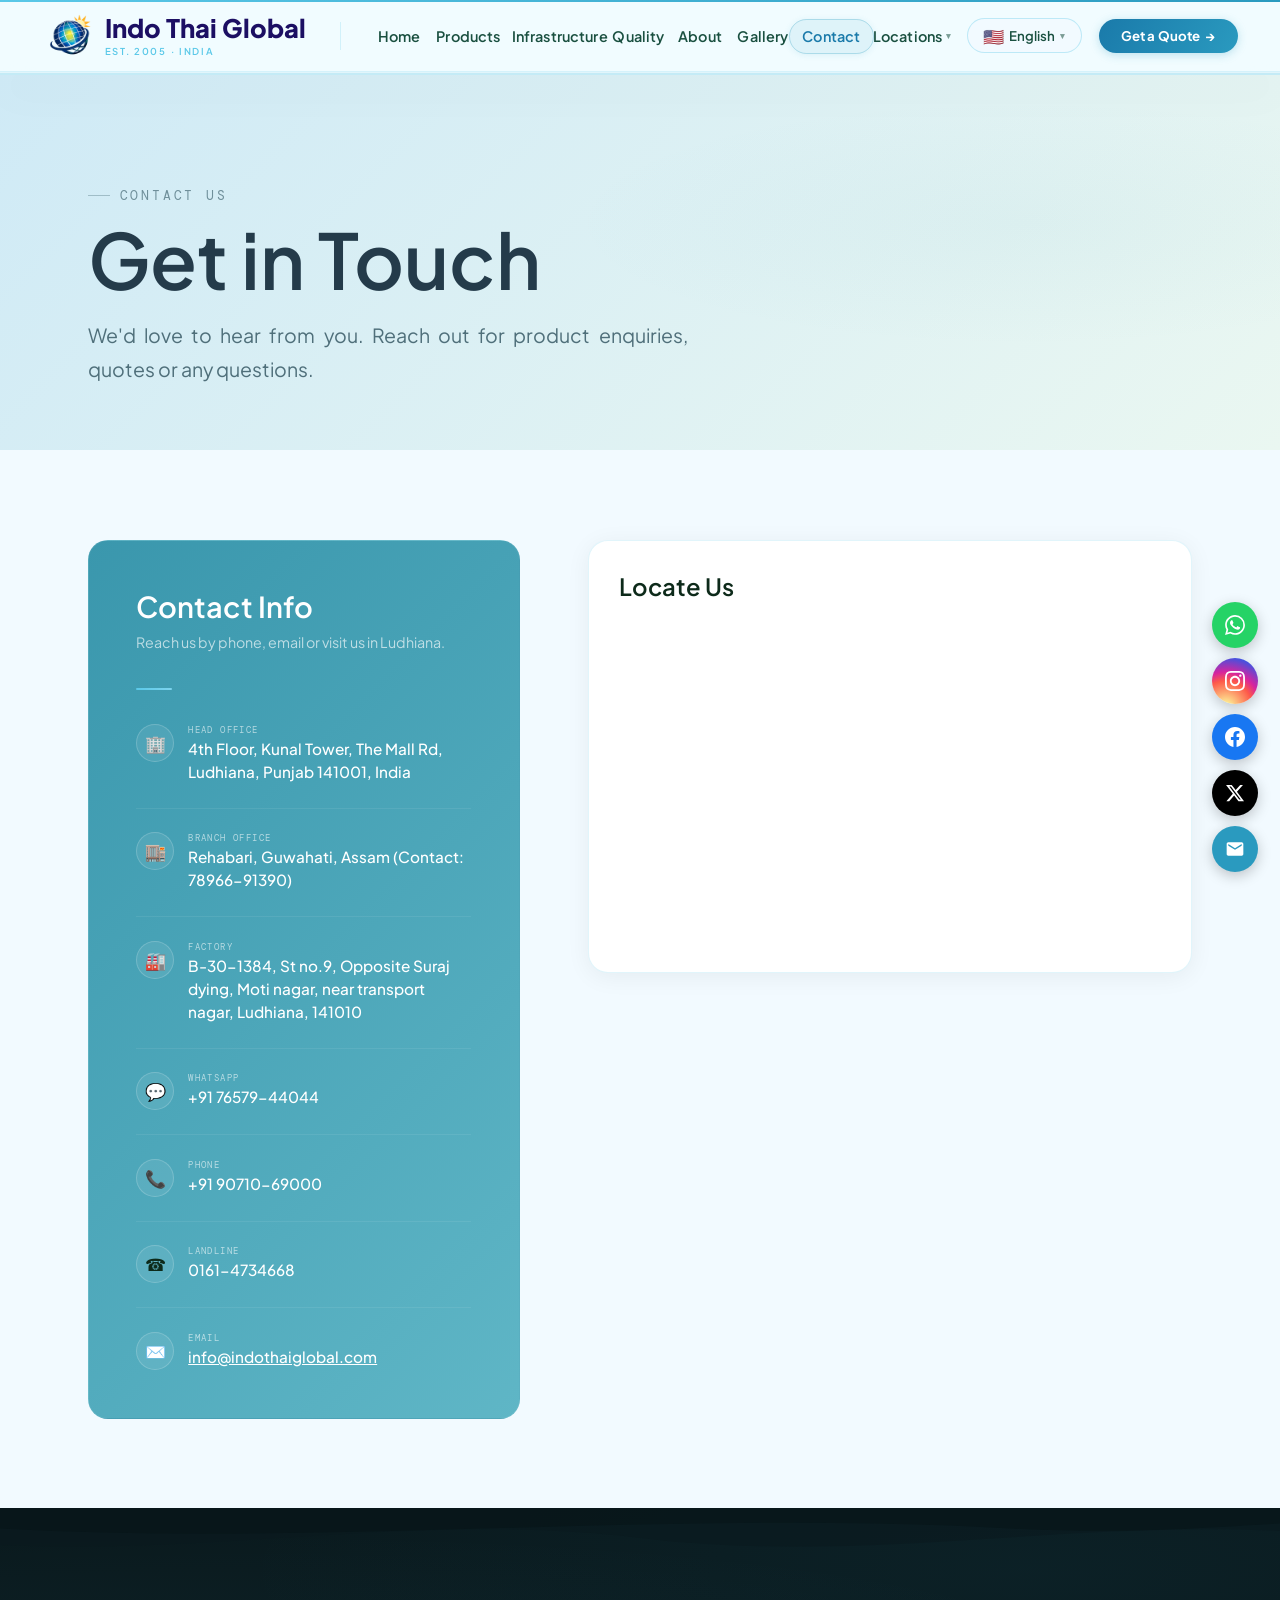
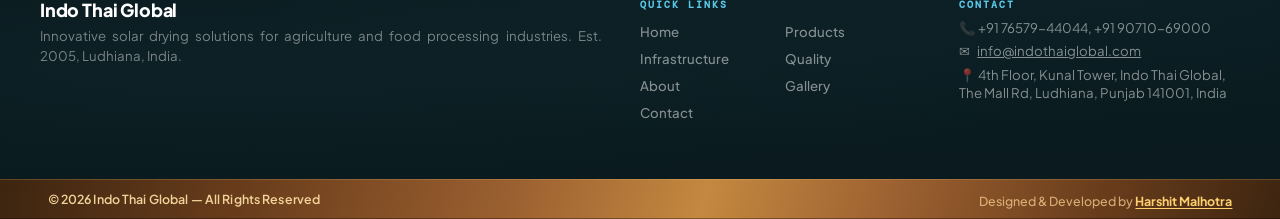
<file: contact.html>
<!DOCTYPE html>
<html lang="en">
<head>
  <meta charset="UTF-8"/>
  <meta name="viewport" content="width=device-width, initial-scale=1.0"/>
  <title>Contact — Indo Thai Global</title>
  <link rel="icon" href="assets/logo.png" type="image/png"/>
  <link rel="stylesheet" href="css/global.css"/>
  <link rel="stylesheet" href="css/navbar.css"/>
  <!-- Google Tag Manager -->
<script>
(function(w,d,s,l,i){w[l]=w[l]||[];w[l].push({'gtm.start':
new Date().getTime(),event:'gtm.js'});var f=d.getElementsByTagName(s)[0],
j=d.createElement(s),dl=l!='dataLayer'?'&l='+l:'';j.async=true;j.src=
'https://www.googletagmanager.com/gtm.js?id='+i+dl;f.parentNode.insertBefore(j,f);
})(window,document,'script','dataLayer','GTM-MRRNVJR5');
</script>
<!-- End Google Tag Manager -->
  <style>
    p {
  text-align: justify;
}
    .page-hero {
      background: linear-gradient(135deg, #cfeaf6 0%, #eaf7f1 100%);
      padding: clamp(5rem,9vw,7rem) 0 clamp(3rem,5vw,4rem);
      position: relative; overflow: hidden;
    }
    .page-hero::after {
      content: ''; position: absolute; inset: 0;
      background: radial-gradient(ellipse 60% 55% at 80% 40%, rgba(47,143,165,0.04) 0%, transparent 60%);
      pointer-events: none;
    }
    .page-hero-inner { position: relative; z-index: 1; }
    .page-hero-label {
      font-family: var(--font-mono); font-size: 0.75rem; letter-spacing: 0.22em;
      text-transform: uppercase; color: #6f8f9a; margin-bottom: 0.8rem;
      display: flex; align-items: center; gap: 10px;
    }
    .page-hero-label::before { content: ''; display: block; width: 22px; height: 1px; background:#6f8f9a; opacity: 0.5; }
    .page-hero-title {
      font-family: var(--font-serif); font-size: clamp(3rem,6vw,4.8rem);
      font-weight: 600; color: #243b4a; line-height: 1.08; margin-bottom: 1rem;
    }
    .page-hero-title em {
      font-style: italic;
      background: linear-gradient(108deg, #2f8fa5 0%, #5fbfd6 100%);
      -webkit-background-clip: text; background-clip: text; -webkit-text-fill-color: transparent;
    }
    .page-hero-sub { font-size: 1.15rem; color: #4f6f7a; max-width: 600px; line-height: 1.75; }
    
    /* contact body */
    .contact-body { padding: clamp(4rem,7vw,6rem) 0; background: var(--off-white); }
    .contact-grid {
      display: grid;
      grid-template-columns: 1fr 1.4fr;
      gap: 4rem;
      align-items: start;
    }

    /* info card */
    .contact-info-card {
      background: linear-gradient(135deg, #3a97ad 0%, #5fb6c6 100%);
      border-radius: var(--r-lg);
      padding: clamp(2rem,4vw,2.8rem);
      border: 1px solid rgba(255,255,255,0.06);
    }
    .contact-info-title {
      font-family: var(--font-serif);
      font-size: 1.7rem; font-weight: 600; color: #fff; margin-bottom: 0.4rem;
    }
    .contact-info-sub {
      font-size: 0.84rem; color: rgba(255,255,255,0.65); margin-bottom: 2rem; line-height: 1.6;
    }
    .ci-rule { width: 36px; height: 2px; background: linear-gradient(90deg, var(--green), var(--amber)); border-radius: 2px; margin-bottom: 2rem; }

    .ci-item {
      display: flex; align-items: flex-start; gap: 14px;
      margin-bottom: 1.4rem; padding-bottom: 1.4rem;
      border-bottom: 1px solid rgba(255,255,255,0.07);
    }
    .ci-item:last-child { border-bottom: none; margin-bottom: 0; padding-bottom: 0; }
    .ci-icon {
      width: 38px; height: 38px;
      border-radius: 50%;
      background: rgba(255,255,255,0.08);
      border: 1px solid rgba(255,255,255,0.18);
      display: flex; align-items: center; justify-content: center;
      font-size: 1rem; flex-shrink: 0;
    }
    .ci-label {
      font-family: var(--font-mono); font-size: 0.55rem;
      letter-spacing: 0.15em; text-transform: uppercase;
      color: rgba(255,255,255,0.6); margin-bottom: 2px;
    }
    .ci-value { 
      font-size: 1rem;
      font-weight: 500;
      font-size: 0.9rem; 
      color: #ffffff; 
      line-height: 1.5; }

    /* map */
    .map-wrap {
      background: var(--white);
      border-radius: var(--r-lg);
      padding: 1.8rem;
      border: 1px solid var(--border);
      box-shadow: 0 4px 24px rgba(0,0,0,0.06);
    }
    .map-title {
      font-family: var(--font-serif);
      font-size: 1.4rem; font-weight: 600; color: var(--text-dark); margin-bottom: 1.2rem;
    }
    .map-frame {
      width: 100%; height: 320px;
      border: 0; border-radius: var(--r-md);
    }

    @media (max-width: 800px) {
      .contact-grid { grid-template-columns: 1fr; gap: 2.5rem; }
    }
  </style>
</head>
<body>

<!-- Google Tag Manager (noscript) -->
<noscript>
  <iframe src="https://www.googletagmanager.com/ns.html?id=GTM-MRRNVJR5"
  height="0" width="0" style="display:none;visibility:hidden"></iframe>
</noscript>
<!-- End Google Tag Manager (noscript) -->

<nav class="nav" id="nav">
  <div class="nav-accent" aria-hidden="true"></div>
  <div class="nav-progress" id="navProgress" aria-hidden="true"></div>
  <div class="nav-inner">

    <a href="home.html" class="nav-brand" aria-label="Indo Thai Global — Home">
      <img src="assets/logo.png" alt="Indo Thai Global" class="nav-logo" draggable="false"/>
      <div class="nav-brand-words">
        <span class="nav-brand-name">Indo Thai Global</span>
        <span class="nav-brand-tag">Est. 2005 &middot; India</span>
      </div>
    </a>

    <div class="nav-divider" aria-hidden="true"></div>

    <ul class="nav-links" role="list">
      <li><a href="home.html"           class="nav-link">Home</a></li>
      <li><a href="products.html"       class="nav-link">Products</a></li>
      <li><a href="infrastructure.html" class="nav-link">Infrastructure</a></li>
      <li><a href="quality.html"        class="nav-link">Quality</a></li>
      <li><a href="about.html"          class="nav-link">About</a></li>
      <li><a href="gallery.html"        class="nav-link">Gallery</a></li>
      <li><a href="contact.html"        class="nav-link">Contact</a></li>
      <li class="nav-has-dropdown">
        <button class="nav-link nav-dropdown-btn" aria-haspopup="true" aria-expanded="false">
          Locations <span class="nav-lang-arrow">▾</span>
        </button>
        <ul class="nav-dropdown" role="list">
          <li><a href="ludhiana.html" class="nav-dropdown-link">Indo Thai Global Ludhiana</a></li>
          <li><a href="indo-thai-global-unit-1.html" class="nav-dropdown-link">Indo Thai Global Unit-1</a></li>
        </ul>
      </li>
    </ul>

    <div class="nav-lang" id="navLang">
      <button class="nav-lang-btn" id="langBtn" aria-label="Select language" aria-haspopup="listbox" aria-expanded="false">
        <span class="nav-lang-flag" id="langFlag">🇺🇸</span>
        <span id="langCurrent">English</span>
        <span class="nav-lang-arrow">▾</span>
      </button>
      <div class="nav-lang-dropdown" id="langDropdown" role="listbox">
        <div class="lang-search-wrap">
          <input class="lang-search" id="langSearch" type="text" placeholder="Search language…" autocomplete="off"/>
        </div>
        <div class="lang-options-scroll" id="langOptionsScroll"></div>
      </div>
    </div>

    <a href="quote.html" class="nav-cta">Get a Quote <span class="cta-arrow">→</span></a>

    <button class="nav-burger" id="burger" aria-label="Toggle navigation" aria-expanded="false" aria-controls="drawer">
      <span class="burger-line"></span>
      <span class="burger-line"></span>
      <span class="burger-line"></span>
    </button>

  </div>
</nav>

<div class="nav-drawer" id="drawer" role="navigation" aria-label="Mobile navigation">
  <ul class="drawer-links" role="list">
    <li><a href="home.html"           class="drawer-link">Home           <span class="drawer-arrow">›</span></a></li>
    <li><a href="products.html"       class="drawer-link">Products       <span class="drawer-arrow">›</span></a></li>
    <li><a href="infrastructure.html" class="drawer-link">Infrastructure <span class="drawer-arrow">›</span></a></li>
    <li><a href="quality.html"        class="drawer-link">Quality        <span class="drawer-arrow">›</span></a></li>
    <li><a href="about.html"          class="drawer-link">About          <span class="drawer-arrow">›</span></a></li>
    <li><a href="gallery.html"        class="drawer-link">Gallery        <span class="drawer-arrow">›</span></a></li>
    <li><a href="contact.html"        class="drawer-link">Contact        <span class="drawer-arrow">›</span></a></li>
    <li class="drawer-has-dropdown">
        <button class="drawer-dropdown-btn">
          Locations <span class="drawer-arrow">›</span>
        </button>
        <ul class="drawer-sub" role="list">
          <li><a href="ludhiana.html" class="drawer-link drawer-sub-link">Indo Thai Global Ludhiana <span class="drawer-arrow">›</span></a></li>
          <li><a href="indo-thai-global-unit-1.html" class="drawer-link drawer-sub-link">Indo Thai Global Unit-1 <span class="drawer-arrow">›</span></a></li>
        </ul>
    </li>
  </ul>
  <div class="drawer-cta-wrap">
    <a href="quote.html" class="drawer-cta">Get a Quote →</a>
  </div>
</div>

<main class="page-body">

  <section class="page-hero">
    <div class="container page-hero-inner">
      <div class="page-hero-label reveal-up">Contact Us</div>
      <h1 class="page-hero-title reveal-up">Get in Touch</h1>
      <p class="page-hero-sub reveal-up">We'd love to hear from you. Reach out for product enquiries, quotes or any questions.</p>
    </div>
  </section>

  <section class="contact-body">
    <div class="container">
      <div class="contact-grid">

        <div class="contact-info-card reveal-left">
          <h2 class="contact-info-title">Contact Info</h2>
          <p class="contact-info-sub">Reach us by phone, email or visit us in Ludhiana.</p>
          <div class="ci-rule"></div>

          <div class="ci-item">
            <div class="ci-icon">🏢</div>
            <div>
              <div class="ci-label">Head Office</div>
              <div class="ci-value">4th Floor, Kunal Tower, The Mall Rd, Ludhiana, Punjab 141001, India</div>
            </div>
          </div>

          <div class="ci-item">
            <div class="ci-icon">🏬</div>
            <div>
              <div class="ci-label">Branch Office</div>
              <div class="ci-value">Rehabari, Guwahati, Assam  (Contact: 78966-91390)</div>
            </div>
          </div>

          <div class="ci-item">
            <div class="ci-icon">🏭</div>
            <div>
              <div class="ci-label">Factory</div>
              <div class="ci-value">B-30-1384, St no.9, Opposite Suraj dying, Moti nagar, near transport nagar, Ludhiana, 141010 </div>
            </div>
          </div>

          <div class="ci-item">
            <div class="ci-icon">💬</div>
            <div>
              <div class="ci-label">WhatsApp</div>
              <div class="ci-value">+91 76579-44044</div>
            </div>
          </div>
           <div class="ci-item">
            <div class="ci-icon">📞</div>
            <div>
              <div class="ci-label">Phone</div>
              <div class="ci-value">+91 90710-69000</div>
            </div>
          </div>
          <div class="ci-item">
            <div class="ci-icon">☎</div>
            <div>
              <div class="ci-label">Landline</div>
              <div class="ci-value">0161-4734668</div>
            </div>
          </div>
          <div class="ci-item">
            <div class="ci-icon">✉️</div>
            <div>
              <div class="ci-label">Email</div>

          <div class="ci-value">
              <a href="mailto:info@indothaiglobal.com">
                  info@indothaiglobal.com
              </a>
          </div>            
            </div>
          </div>
        </div>
        
        <div class="map-wrap reveal-right">
          <h3 class="map-title">Locate Us</h3>
          <iframe class="map-frame"
            src="https://www.google.com/maps/embed?pb=!1m18!1m12!1m3!1d13692.6144321813!2d75.8306355611094!3d30.91033026120765!2m3!1f0!2f0!3f0!3m2!1i1024!2i768!4f13.1!3m3!1m2!1s0x391a83ce2ee5db69%3A0xae8efb08032d0a78!2sIndo%20Thai%20Global!5e0!3m2!1sen!2sin!4v1775147196750!5m2!1sen!2sin"
            width="100%" height="320"
            style="border:0; display:block;"
            allowfullscreen=""
            loading="lazy"
            referrerpolicy="no-referrer-when-downgrade"
            title="Indo Thai Global location map">
          </iframe>
        </div>

      </div>
    </div>
  </section>

</main>

<footer class="site-footer">
  <div class="container footer-grid">

    <div class="footer-col">
      <h3 class="footer-brand">Indo Thai Global</h3>
      <p class="footer-text">
        Innovative solar drying solutions for agriculture and food processing industries.
        Est. 2005, Ludhiana, India.
      </p>
    </div>

    <div class="footer-col">
      <h4 class="footer-title">Quick Links</h4>
      <ul class="footer-links">
        <li><a href="home.html">Home</a></li>
        <li><a href="products.html">Products</a></li>
        <li><a href="infrastructure.html">Infrastructure</a></li>
        <li><a href="quality.html">Quality</a></li>
        <li><a href="about.html">About</a></li>
        <li><a href="gallery.html">Gallery</a></li>
        <li><a href="contact.html">Contact</a></li>
      </ul>
    </div>

    <div class="footer-col">
      <h4 class="footer-title">Contact</h4>
      <div class="footer-contact-item">&#128222; +91 76579-44044, +91 90710-69000</div><div class="footer-contact-item">
  &#9993; <a href="mailto:indothaiglobal20@gmail.com">info@indothaiglobal.com</a>
</div>
   <div class="footer-contact-item">&#128205; 4th Floor, Kunal Tower, Indo Thai Global, The Mall Rd, Ludhiana, Punjab 141001, India</div>
    </div>

  </div>
  <div class="footer-bottom">
    <div class="footer-bottom-inner">
      <span class="footer-copy">&#169; 2026 Indo Thai Global &#8212; All Rights Reserved</span>
      <div class="footer-dev-inner">
        <span class="footer-dev-text">Designed &amp; Developed by </span>
        <a href="https://www.linkedin.com/in/harshit-malhotra-20b333200/" target="_blank" rel="noopener noreferrer" class="footer-dev-link">Harshit Malhotra</a>
      </div>
    </div>
  </div>
</footer>

<script>
(function () {
  var COUNTRIES = [
    // Popular
    {f:'🇮🇳', n:'India',                  c:'+91',   pop:true},
    {f:'🇺🇸', n:'United States',           c:'+1',    pop:true},
    {f:'🇬🇧', n:'United Kingdom',          c:'+44',   pop:true},
    {f:'🇦🇪', n:'United Arab Emirates',    c:'+971',  pop:true},
    {f:'🇹🇭', n:'Thailand',                c:'+66',   pop:true},
    {f:'🇸🇬', n:'Singapore',               c:'+65',   pop:true},
    {f:'🇦🇺', n:'Australia',               c:'+61',   pop:true},
    // All
    {f:'🇦🇫', n:'Afghanistan',             c:'+93'},
    {f:'🇦🇱', n:'Albania',                 c:'+355'},
    {f:'🇩🇿', n:'Algeria',                 c:'+213'},
    {f:'🇦🇩', n:'Andorra',                 c:'+376'},
    {f:'🇦🇴', n:'Angola',                  c:'+244'},
    {f:'🇦🇬', n:'Antigua and Barbuda',     c:'+1268'},
    {f:'🇦🇷', n:'Argentina',               c:'+54'},
    {f:'🇦🇲', n:'Armenia',                 c:'+374'},
    {f:'🇦🇹', n:'Austria',                 c:'+43'},
    {f:'🇦🇿', n:'Azerbaijan',              c:'+994'},
    {f:'🇧🇸', n:'Bahamas',                 c:'+1242'},
    {f:'🇧🇭', n:'Bahrain',                 c:'+973'},
    {f:'🇧🇩', n:'Bangladesh',              c:'+880'},
    {f:'🇧🇧', n:'Barbados',                c:'+1246'},
    {f:'🇧🇾', n:'Belarus',                 c:'+375'},
    {f:'🇧🇪', n:'Belgium',                 c:'+32'},
    {f:'🇧🇿', n:'Belize',                  c:'+501'},
    {f:'🇧🇯', n:'Benin',                   c:'+229'},
    {f:'🇧🇹', n:'Bhutan',                  c:'+975'},
    {f:'🇧🇴', n:'Bolivia',                 c:'+591'},
    {f:'🇧🇦', n:'Bosnia and Herzegovina',  c:'+387'},
    {f:'🇧🇼', n:'Botswana',                c:'+267'},
    {f:'🇧🇷', n:'Brazil',                  c:'+55'},
    {f:'🇧🇳', n:'Brunei',                  c:'+673'},
    {f:'🇧🇬', n:'Bulgaria',                c:'+359'},
    {f:'🇧🇫', n:'Burkina Faso',            c:'+226'},
    {f:'🇧🇮', n:'Burundi',                 c:'+257'},
    {f:'🇨🇻', n:'Cabo Verde',              c:'+238'},
    {f:'🇰🇭', n:'Cambodia',                c:'+855'},
    {f:'🇨🇲', n:'Cameroon',                c:'+237'},
    {f:'🇨🇦', n:'Canada',                  c:'+1'},
    {f:'🇨🇫', n:'Central African Republic',c:'+236'},
    {f:'🇹🇩', n:'Chad',                    c:'+235'},
    {f:'🇨🇱', n:'Chile',                   c:'+56'},
    {f:'🇨🇳', n:'China',                   c:'+86'},
    {f:'🇨🇴', n:'Colombia',                c:'+57'},
    {f:'🇰🇲', n:'Comoros',                 c:'+269'},
    {f:'🇨🇩', n:'Congo (DRC)',             c:'+243'},
    {f:'🇨🇬', n:'Congo (Republic)',        c:'+242'},
    {f:'🇨🇷', n:'Costa Rica',              c:'+506'},
    {f:'🇭🇷', n:'Croatia',                 c:'+385'},
    {f:'🇨🇺', n:'Cuba',                    c:'+53'},
    {f:'🇨🇾', n:'Cyprus',                  c:'+357'},
    {f:'🇨🇿', n:'Czech Republic',          c:'+420'},
    {f:'🇩🇰', n:'Denmark',                 c:'+45'},
    {f:'🇩🇯', n:'Djibouti',                c:'+253'},
    {f:'🇩🇲', n:'Dominica',                c:'+1767'},
    {f:'🇩🇴', n:'Dominican Republic',      c:'+1809'},
    {f:'🇪🇨', n:'Ecuador',                 c:'+593'},
    {f:'🇪🇬', n:'Egypt',                   c:'+20'},
    {f:'🇸🇻', n:'El Salvador',             c:'+503'},
    {f:'🇬🇶', n:'Equatorial Guinea',       c:'+240'},
    {f:'🇪🇷', n:'Eritrea',                 c:'+291'},
    {f:'🇪🇪', n:'Estonia',                 c:'+372'},
    {f:'🇸🇿', n:'Eswatini',                c:'+268'},
    {f:'🇪🇹', n:'Ethiopia',                c:'+251'},
    {f:'🇫🇯', n:'Fiji',                    c:'+679'},
    {f:'🇫🇮', n:'Finland',                 c:'+358'},
    {f:'🇫🇷', n:'France',                  c:'+33'},
    {f:'🇬🇦', n:'Gabon',                   c:'+241'},
    {f:'🇬🇲', n:'Gambia',                  c:'+220'},
    {f:'🇬🇪', n:'Georgia',                 c:'+995'},
    {f:'🇩🇪', n:'Germany',                 c:'+49'},
    {f:'🇬🇭', n:'Ghana',                   c:'+233'},
    {f:'🇬🇷', n:'Greece',                  c:'+30'},
    {f:'🇬🇩', n:'Grenada',                 c:'+1473'},
    {f:'🇬🇹', n:'Guatemala',               c:'+502'},
    {f:'🇬🇳', n:'Guinea',                  c:'+224'},
    {f:'🇬🇼', n:'Guinea-Bissau',           c:'+245'},
    {f:'🇬🇾', n:'Guyana',                  c:'+592'},
    {f:'🇭🇹', n:'Haiti',                   c:'+509'},
    {f:'🇭🇳', n:'Honduras',                c:'+504'},
    {f:'🇭🇺', n:'Hungary',                 c:'+36'},
    {f:'🇮🇸', n:'Iceland',                 c:'+354'},
    {f:'🇮🇩', n:'Indonesia',               c:'+62'},
    {f:'🇮🇷', n:'Iran',                    c:'+98'},
    {f:'🇮🇶', n:'Iraq',                    c:'+964'},
    {f:'🇮🇪', n:'Ireland',                 c:'+353'},
    {f:'🇮🇱', n:'Israel',                  c:'+972'},
    {f:'🇮🇹', n:'Italy',                   c:'+39'},
    {f:'🇯🇲', n:'Jamaica',                 c:'+1876'},
    {f:'🇯🇵', n:'Japan',                   c:'+81'},
    {f:'🇯🇴', n:'Jordan',                  c:'+962'},
    {f:'🇰🇿', n:'Kazakhstan',              c:'+7'},
    {f:'🇰🇪', n:'Kenya',                   c:'+254'},
    {f:'🇰🇮', n:'Kiribati',                c:'+686'},
    {f:'🇽🇰', n:'Kosovo',                  c:'+383'},
    {f:'🇰🇼', n:'Kuwait',                  c:'+965'},
    {f:'🇰🇬', n:'Kyrgyzstan',              c:'+996'},
    {f:'🇱🇦', n:'Laos',                    c:'+856'},
    {f:'🇱🇻', n:'Latvia',                  c:'+371'},
    {f:'🇱🇧', n:'Lebanon',                 c:'+961'},
    {f:'🇱🇸', n:'Lesotho',                 c:'+266'},
    {f:'🇱🇷', n:'Liberia',                 c:'+231'},
    {f:'🇱🇾', n:'Libya',                   c:'+218'},
    {f:'🇱🇮', n:'Liechtenstein',           c:'+423'},
    {f:'🇱🇹', n:'Lithuania',               c:'+370'},
    {f:'🇱🇺', n:'Luxembourg',              c:'+352'},
    {f:'🇲🇬', n:'Madagascar',              c:'+261'},
    {f:'🇲🇼', n:'Malawi',                  c:'+265'},
    {f:'🇲🇾', n:'Malaysia',                c:'+60'},
    {f:'🇲🇻', n:'Maldives',                c:'+960'},
    {f:'🇲🇱', n:'Mali',                    c:'+223'},
    {f:'🇲🇹', n:'Malta',                   c:'+356'},
    {f:'🇲🇭', n:'Marshall Islands',        c:'+692'},
    {f:'🇲🇷', n:'Mauritania',              c:'+222'},
    {f:'🇲🇺', n:'Mauritius',               c:'+230'},
    {f:'🇲🇽', n:'Mexico',                  c:'+52'},
    {f:'🇫🇲', n:'Micronesia',              c:'+691'},
    {f:'🇲🇩', n:'Moldova',                 c:'+373'},
    {f:'🇲🇨', n:'Monaco',                  c:'+377'},
    {f:'🇲🇳', n:'Mongolia',                c:'+976'},
    {f:'🇲🇪', n:'Montenegro',              c:'+382'},
    {f:'🇲🇦', n:'Morocco',                 c:'+212'},
    {f:'🇲🇿', n:'Mozambique',              c:'+258'},
    {f:'🇲🇲', n:'Myanmar',                 c:'+95'},
    {f:'🇳🇦', n:'Namibia',                 c:'+264'},
    {f:'🇳🇷', n:'Nauru',                   c:'+674'},
    {f:'🇳🇵', n:'Nepal',                   c:'+977'},
    {f:'🇳🇱', n:'Netherlands',             c:'+31'},
    {f:'🇳🇿', n:'New Zealand',             c:'+64'},
    {f:'🇳🇮', n:'Nicaragua',               c:'+505'},
    {f:'🇳🇪', n:'Niger',                   c:'+227'},
    {f:'🇳🇬', n:'Nigeria',                 c:'+234'},
    {f:'🇲🇰', n:'North Macedonia',         c:'+389'},
    {f:'🇳🇴', n:'Norway',                  c:'+47'},
    {f:'🇴🇲', n:'Oman',                    c:'+968'},
    {f:'🇵🇰', n:'Pakistan',                c:'+92'},
    {f:'🇵🇼', n:'Palau',                   c:'+680'},
    {f:'🇵🇸', n:'Palestine',               c:'+970'},
    {f:'🇵🇦', n:'Panama',                  c:'+507'},
    {f:'🇵🇬', n:'Papua New Guinea',        c:'+675'},
    {f:'🇵🇾', n:'Paraguay',                c:'+595'},
    {f:'🇵🇪', n:'Peru',                    c:'+51'},
    {f:'🇵🇭', n:'Philippines',             c:'+63'},
    {f:'🇵🇱', n:'Poland',                  c:'+48'},
    {f:'🇵🇹', n:'Portugal',                c:'+351'},
    {f:'🇶🇦', n:'Qatar',                   c:'+974'},
    {f:'🇷🇴', n:'Romania',                 c:'+40'},
    {f:'🇷🇺', n:'Russia',                  c:'+7'},
    {f:'🇷🇼', n:'Rwanda',                  c:'+250'},
    {f:'🇰🇳', n:'Saint Kitts and Nevis',   c:'+1869'},
    {f:'🇱🇨', n:'Saint Lucia',             c:'+1758'},
    {f:'🇻🇨', n:'Saint Vincent',           c:'+1784'},
    {f:'🇼🇸', n:'Samoa',                   c:'+685'},
    {f:'🇸🇲', n:'San Marino',              c:'+378'},
    {f:'🇸🇹', n:'Sao Tome and Principe',   c:'+239'},
    {f:'🇸🇦', n:'Saudi Arabia',            c:'+966'},
    {f:'🇸🇳', n:'Senegal',                 c:'+221'},
    {f:'🇷🇸', n:'Serbia',                  c:'+381'},
    {f:'🇸🇨', n:'Seychelles',              c:'+248'},
    {f:'🇸🇱', n:'Sierra Leone',            c:'+232'},
    {f:'🇸🇰', n:'Slovakia',                c:'+421'},
    {f:'🇸🇮', n:'Slovenia',                c:'+386'},
    {f:'🇸🇧', n:'Solomon Islands',         c:'+677'},
    {f:'🇸🇴', n:'Somalia',                 c:'+252'},
    {f:'🇿🇦', n:'South Africa',            c:'+27'},
    {f:'🇸🇸', n:'South Sudan',             c:'+211'},
    {f:'🇪🇸', n:'Spain',                   c:'+34'},
    {f:'🇱🇰', n:'Sri Lanka',               c:'+94'},
    {f:'🇸🇩', n:'Sudan',                   c:'+249'},
    {f:'🇸🇷', n:'Suriname',                c:'+597'},
    {f:'🇸🇪', n:'Sweden',                  c:'+46'},
    {f:'🇨🇭', n:'Switzerland',             c:'+41'},
    {f:'🇸🇾', n:'Syria',                   c:'+963'},
    {f:'🇹🇼', n:'Taiwan',                  c:'+886'},
    {f:'🇹🇯', n:'Tajikistan',              c:'+992'},
    {f:'🇹🇿', n:'Tanzania',                c:'+255'},
    {f:'🇹🇱', n:'Timor-Leste',             c:'+670'},
    {f:'🇹🇬', n:'Togo',                    c:'+228'},
    {f:'🇹🇴', n:'Tonga',                   c:'+676'},
    {f:'🇹🇹', n:'Trinidad and Tobago',     c:'+1868'},
    {f:'🇹🇳', n:'Tunisia',                 c:'+216'},
    {f:'🇹🇷', n:'Turkey',                  c:'+90'},
    {f:'🇹🇲', n:'Turkmenistan',            c:'+993'},
    {f:'🇹🇻', n:'Tuvalu',                  c:'+688'},
    {f:'🇺🇬', n:'Uganda',                  c:'+256'},
    {f:'🇺🇦', n:'Ukraine',                 c:'+380'},
    {f:'🇺🇾', n:'Uruguay',                 c:'+598'},
    {f:'🇺🇿', n:'Uzbekistan',              c:'+998'},
    {f:'🇻🇺', n:'Vanuatu',                 c:'+678'},
    {f:'🇻🇦', n:'Vatican City',            c:'+379'},
    {f:'🇻🇪', n:'Venezuela',               c:'+58'},
    {f:'🇻🇳', n:'Vietnam',                 c:'+84'},
    {f:'🇾🇪', n:'Yemen',                   c:'+967'},
    {f:'🇿🇲', n:'Zambia',                  c:'+260'},
    {f:'🇿🇼', n:'Zimbabwe',                c:'+263'}
  ];

  var picker   = document.getElementById('countryPicker');
  var cpBtn    = document.getElementById('cpBtn');
  var cpFlag   = document.getElementById('cpFlag');
  var cpCode   = document.getElementById('cpCode');
  var cpSearch = document.getElementById('cpSearch');
  var cpList   = document.getElementById('cpList');
  var hidden   = document.getElementById('eq-country-val');
  if (!picker || !cpBtn || !cpList) return;

  /* Build list */
  function buildList() {
    cpList.innerHTML = '';

    var popLabel = document.createElement('div');
    popLabel.className = 'cp-group-label';
    popLabel.textContent = '⭐ Popular';
    cpList.appendChild(popLabel);

    COUNTRIES.forEach(function(ct, idx) {
      if (ct.pop) cpList.appendChild(makeItem(ct, idx));
    });

    var allLabel = document.createElement('div');
    allLabel.className = 'cp-group-label';
    allLabel.textContent = '🌍 All Countries';
    cpList.appendChild(allLabel);

    COUNTRIES.forEach(function(ct, idx) {
      if (!ct.pop) cpList.appendChild(makeItem(ct, idx));
    });
  }

  function makeItem(ct, idx) {
    var btn = document.createElement('button');
    btn.type = 'button';
    btn.className = 'cp-item' + (ct.c === '+91' && ct.n === 'India' ? ' active' : '');
    btn.setAttribute('data-name', ct.n.toLowerCase());
    btn.setAttribute('data-code', ct.c);
    btn.innerHTML =
      '<span class="cp-item-flag">' + ct.f + '</span>' +
      '<span class="cp-item-name">' + ct.n + '</span>' +
      '<span class="cp-item-code">' + ct.c + '</span>';
    btn.addEventListener('click', function(e) {
      e.stopPropagation();
      select(ct);
    });
    return btn;
  }

  function select(ct) {
    cpFlag.textContent = ct.f;
    cpCode.textContent = ct.c;
    if (hidden) hidden.value = ct.c;
    cpList.querySelectorAll('.cp-item').forEach(function(el) { el.classList.remove('active'); });
    cpList.querySelectorAll('.cp-item').forEach(function(el) {
      if (el.getAttribute('data-name') === ct.n.toLowerCase() && el.getAttribute('data-code') === ct.c) {
        el.classList.add('active');
      }
    });
    picker.classList.remove('open');
    cpBtn.setAttribute('aria-expanded', 'false');
    if (cpSearch) { cpSearch.value = ''; filterList(''); }
  }

  function filterList(q) {
    q = q.toLowerCase().trim();
    var items = cpList.querySelectorAll('.cp-item');
    var noResults = cpList.querySelector('.cp-no-results');
    var visible = 0;
    items.forEach(function(el) {
      var name = el.getAttribute('data-name') || '';
      var code = el.getAttribute('data-code') || '';
      var show = !q || name.indexOf(q) !== -1 || code.indexOf(q) !== -1;
      el.hidden = !show;
      if (show) visible++;
    });
    /* hide group labels when searching */
    cpList.querySelectorAll('.cp-group-label').forEach(function(lbl) {
      lbl.hidden = !!q;
    });
    if (!noResults) {
      noResults = document.createElement('div');
      noResults.className = 'cp-no-results';
      noResults.textContent = 'No countries found';
      cpList.appendChild(noResults);
    }
    noResults.hidden = visible > 0;
  }

  /* Toggle */
  cpBtn.addEventListener('click', function(e) {
    e.stopPropagation();
    var isOpen = picker.classList.toggle('open');
    cpBtn.setAttribute('aria-expanded', String(isOpen));
    if (isOpen && cpSearch) setTimeout(function() { cpSearch.focus(); }, 60);
  });

  document.addEventListener('click', function(e) {
    if (!picker.contains(e.target)) {
      picker.classList.remove('open');
      cpBtn.setAttribute('aria-expanded', 'false');
    }
  });

  document.addEventListener('keydown', function(e) {
    if (e.key === 'Escape') { picker.classList.remove('open'); cpBtn.setAttribute('aria-expanded','false'); }
  });

  if (cpSearch) {
    cpSearch.addEventListener('input', function() { filterList(this.value); });
  }

  buildList();
})();
</script>
<script src="js/navbar.js"></script>
<script src="js/home.js"></script>
<script src="js/global.js"></script>

<!-- ── Floating Social Dock ── -->
<style>
  .social-dock {
    position: fixed;
    bottom: 28px;
    right: 22px;
    z-index: 9999;
    display: flex;
    flex-direction: column;
    align-items: center;
    gap: 10px;
  }

  /* Individual link buttons */
  .social-dock__btn {
    width: 46px;
    height: 46px;
    border-radius: 50%;
    display: flex;
    align-items: center;
    justify-content: center;
    text-decoration: none;
    box-shadow: 0 4px 14px rgba(0,0,0,0.22);
    transition: transform 0.22s cubic-bezier(0.22,1,0.36,1),
                box-shadow 0.22s ease,
                opacity 0.25s ease;
    /* hidden by default */
    opacity: 1;
    transform: translateY(0) scale(1);
    pointer-events: auto;
  }
  .social-dock__btn svg {
    width: 20px;
    height: 20px;
    fill: #fff;
    flex-shrink: 0;
  }
  .social-dock__btn:hover {
    transform: translateY(-2px) scale(1.10) !important;
    box-shadow: 0 8px 22px rgba(0,0,0,0.30);
  }

  /* Brand colours */
  .social-dock__btn--wa      { background: #25d366; }
  .social-dock__btn--ig      { background: radial-gradient(circle at 30% 107%, #fdf497 0%, #fdf497 5%, #fd5949 45%, #d6249f 60%, #285AEB 90%); }
  .social-dock__btn--fb      { background: #1877f2; }
  .social-dock__btn--mail    { background: #2a9abf; }

  /* Toggle (main) button */
  .social-dock__toggle {
    width: 52px;
    height: 52px;
    border-radius: 50%;
    background: linear-gradient(135deg, #1a7aaa 0%, #2a9abf 100%);
    border: none;
    cursor: pointer;
    display: flex;
    align-items: center;
    justify-content: center;
    box-shadow: 0 4px 18px rgba(42,154,191,0.45);
    transition: transform 0.3s cubic-bezier(0.22,1,0.36,1),
                box-shadow 0.25s ease;
    z-index: 1;
  }
  .social-dock__toggle:hover {
    transform: scale(1.08);
    box-shadow: 0 7px 24px rgba(42,154,191,0.55);
  }
  .social-dock__toggle svg {
    width: 22px;
    height: 22px;
    fill: #fff;
    transition: transform 0.35s cubic-bezier(0.22,1,0.36,1), opacity 0.2s;
  }
  .social-dock__toggle .icon-close {
    position: absolute;
    opacity: 0;
    transform: rotate(-45deg);
  }

  /* Open state */
  .social-dock.is-open .social-dock__btn {
    opacity: 1;
    transform: translateY(0) scale(1);
    pointer-events: auto;
  }
  .social-dock.is-open .social-dock__toggle .icon-share {
    opacity: 0;
    transform: rotate(45deg);
  }
  .social-dock.is-open .social-dock__toggle .icon-close {
    opacity: 1;
    transform: rotate(0deg);
  }

  /* Stagger the reveal */
  .social-dock__btn:nth-child(1) { transition-delay: 0.00s; }
  .social-dock__btn:nth-child(2) { transition-delay: 0.04s; }
  .social-dock__btn:nth-child(3) { transition-delay: 0.08s; }
  .social-dock__btn:nth-child(4) { transition-delay: 0.12s; }

  /* Tooltip labels */
  .social-dock__btn::after {
    content: attr(data-label);
    position: absolute;
    right: 56px;
    background: rgba(10,26,30,0.82);
    color: #fff;
    font-family: 'Plus Jakarta Sans', sans-serif;
    font-size: 0.72rem;
    font-weight: 600;
    padding: 4px 10px;
    border-radius: 6px;
    white-space: nowrap;
    opacity: 0;
    pointer-events: none;
    transition: opacity 0.18s;
  }
  .social-dock__btn:hover::after { opacity: 1; }
</style>

<div class="social-dock" id="socialDock">
  <!-- WhatsApp -->
  <!-- ▼ CHANGE THIS: replace 919876543210 with your full number incl. country code, no + or spaces -->
  <a class="social-dock__btn social-dock__btn--wa"
     href="https://wa.me/917657944044?text=Hello%20Indo%20Thai%20Global%2C%20I%20would%20like%20to%20know%20more%20about%20your%20solar%20drying%20systems."
     target="_blank" rel="noopener" data-label="WhatsApp" aria-label="Chat on WhatsApp">
    <svg viewBox="0 0 24 24" xmlns="http://www.w3.org/2000/svg">
      <path d="M17.472 14.382c-.297-.149-1.758-.867-2.03-.967-.273-.099-.471-.148-.67.15-.197.297-.767.966-.94 1.164-.173.199-.347.223-.644.075-.297-.15-1.255-.463-2.39-1.475-.883-.788-1.48-1.761-1.653-2.059-.173-.297-.018-.458.13-.606.134-.133.298-.347.446-.52.149-.174.198-.298.298-.497.099-.198.05-.371-.025-.52-.075-.149-.669-1.612-.916-2.207-.242-.579-.487-.5-.669-.51-.173-.008-.371-.01-.57-.01-.198 0-.52.074-.792.372-.272.297-1.04 1.016-1.04 2.479 0 1.462 1.065 2.875 1.213 3.074.149.198 2.096 3.2 5.077 4.487.709.306 1.262.489 1.694.625.712.227 1.36.195 1.871.118.571-.085 1.758-.719 2.006-1.413.248-.694.248-1.289.173-1.413-.074-.124-.272-.198-.57-.347m-5.421 7.403h-.004a9.87 9.87 0 01-5.031-1.378l-.361-.214-3.741.982.998-3.648-.235-.374a9.86 9.86 0 01-1.51-5.26c.001-5.45 4.436-9.884 9.888-9.884 2.64 0 5.122 1.03 6.988 2.898a9.825 9.825 0 012.893 6.994c-.003 5.45-4.437 9.884-9.885 9.884m8.413-18.297A11.815 11.815 0 0012.05 0C5.495 0 .16 5.335.157 11.892c0 2.096.547 4.142 1.588 5.945L.057 24l6.305-1.654a11.882 11.882 0 005.683 1.448h.005c6.554 0 11.89-5.335 11.893-11.893a11.821 11.821 0 00-3.48-8.413z"/>
    </svg>
  </a>

  <!-- Instagram -->
  <!-- ▼ CHANGE THIS: replace indothaiglobal with your Instagram handle -->
  <a class="social-dock__btn social-dock__btn--ig"
     href="https://instagram.com/indo_thaiglobal"
     target="_blank" rel="noopener" data-label="Instagram" aria-label="Follow on Instagram">
    <svg viewBox="0 0 24 24" xmlns="http://www.w3.org/2000/svg">
      <path d="M12 2.163c3.204 0 3.584.012 4.85.07 3.252.148 4.771 1.691 4.919 4.919.058 1.265.069 1.645.069 4.849 0 3.205-.012 3.584-.069 4.849-.149 3.225-1.664 4.771-4.919 4.919-1.266.058-1.644.07-4.85.07-3.204 0-3.584-.012-4.849-.07-3.26-.149-4.771-1.699-4.919-4.92-.058-1.265-.07-1.644-.07-4.849 0-3.204.013-3.583.07-4.849.149-3.227 1.664-4.771 4.919-4.919 1.266-.057 1.645-.069 4.849-.069zm0-2.163c-3.259 0-3.667.014-4.947.072-4.358.2-6.78 2.618-6.98 6.98-.059 1.281-.073 1.689-.073 4.948 0 3.259.014 3.668.072 4.948.2 4.358 2.618 6.78 6.98 6.98 1.281.058 1.689.072 4.948.072 3.259 0 3.668-.014 4.948-.072 4.354-.2 6.782-2.618 6.979-6.98.059-1.28.073-1.689.073-4.948 0-3.259-.014-3.667-.072-4.947-.196-4.354-2.617-6.78-6.979-6.98-1.281-.059-1.69-.073-4.949-.073zm0 5.838c-3.403 0-6.162 2.759-6.162 6.162s2.759 6.163 6.162 6.163 6.162-2.759 6.162-6.163c0-3.403-2.759-6.162-6.162-6.162zm0 10.162c-2.209 0-4-1.79-4-4 0-2.209 1.791-4 4-4s4 1.791 4 4c0 2.21-1.791 4-4 4zm6.406-11.845c-.796 0-1.441.645-1.441 1.44s.645 1.44 1.441 1.44c.795 0 1.439-.645 1.439-1.44s-.644-1.44-1.439-1.44z"/>
    </svg>
  </a>

  <!-- Facebook -->
  <!-- ▼ CHANGE THIS: replace IndoThaiGlobal with your Facebook page name/ID -->
  <a class="social-dock__btn social-dock__btn--fb"
     href="https://facebook.com/indothaiglobal"
     target="_blank" rel="noopener" data-label="Facebook" aria-label="Visit on Facebook">
    <svg viewBox="0 0 24 24" xmlns="http://www.w3.org/2000/svg">
      <path d="M24 12.073c0-6.627-5.373-12-12-12s-12 5.373-12 12c0 5.99 4.388 10.954 10.125 11.854v-8.385H7.078v-3.47h3.047V9.43c0-3.007 1.792-4.669 4.533-4.669 1.312 0 2.686.235 2.686.235v2.953H15.83c-1.491 0-1.956.925-1.956 1.874v2.25h3.328l-.532 3.47h-2.796v8.385C19.612 23.027 24 18.062 24 12.073z"/>
    </svg>
  </a>

  <!-- Twitter / X -->
  <a class="social-dock__btn social-dock__btn--tw"
    href="https://twitter.com/indothaipb"
    target="_blank" rel="noopener" data-label="Twitter" aria-label="Follow on Twitter">
    <svg viewBox="0 0 24 24" xmlns="http://www.w3.org/2000/svg">
      <path d="M18.244 2.25h3.308l-7.227 8.26 8.502 11.24H16.17l-5.214-6.817L4.99 21.75H1.68l7.73-8.835L1.254 2.25H8.08l4.713 6.231zm-1.161 17.52h1.833L7.084 4.126H5.117z"/>
    </svg>
  </a>

  <!-- Email -->
  <!-- ▼ CHANGE THIS: replace info@indothaiglobal.com with your actual email -->
  <a class="social-dock__btn social-dock__btn--mail"
     href="mailto:indothaiglobal20@gmail.com?subject=Product%20Enquiry%20—%20Indo%20Thai%20Global&body=Hello%2C%0A%0AI%20would%20like%20to%20know%20more%20about%20your%20solar%20drying%20systems%20and%20food%20processing%20equipment.%0A%0APlease%20provide%20more%20details.%0A%0AThank%20you."
     data-label="Email Us" aria-label="Send us an email">
    <svg viewBox="0 0 24 24" xmlns="http://www.w3.org/2000/svg">
      <path d="M20 4H4c-1.1 0-2 .9-2 2v12c0 1.1.9 2 2 2h16c1.1 0 2-.9 2-2V6c0-1.1-.9-2-2-2zm0 4l-8 5-8-5V6l8 5 8-5v2z"/>
    </svg>
  </a>
</div>

</body>
</html>
</file>
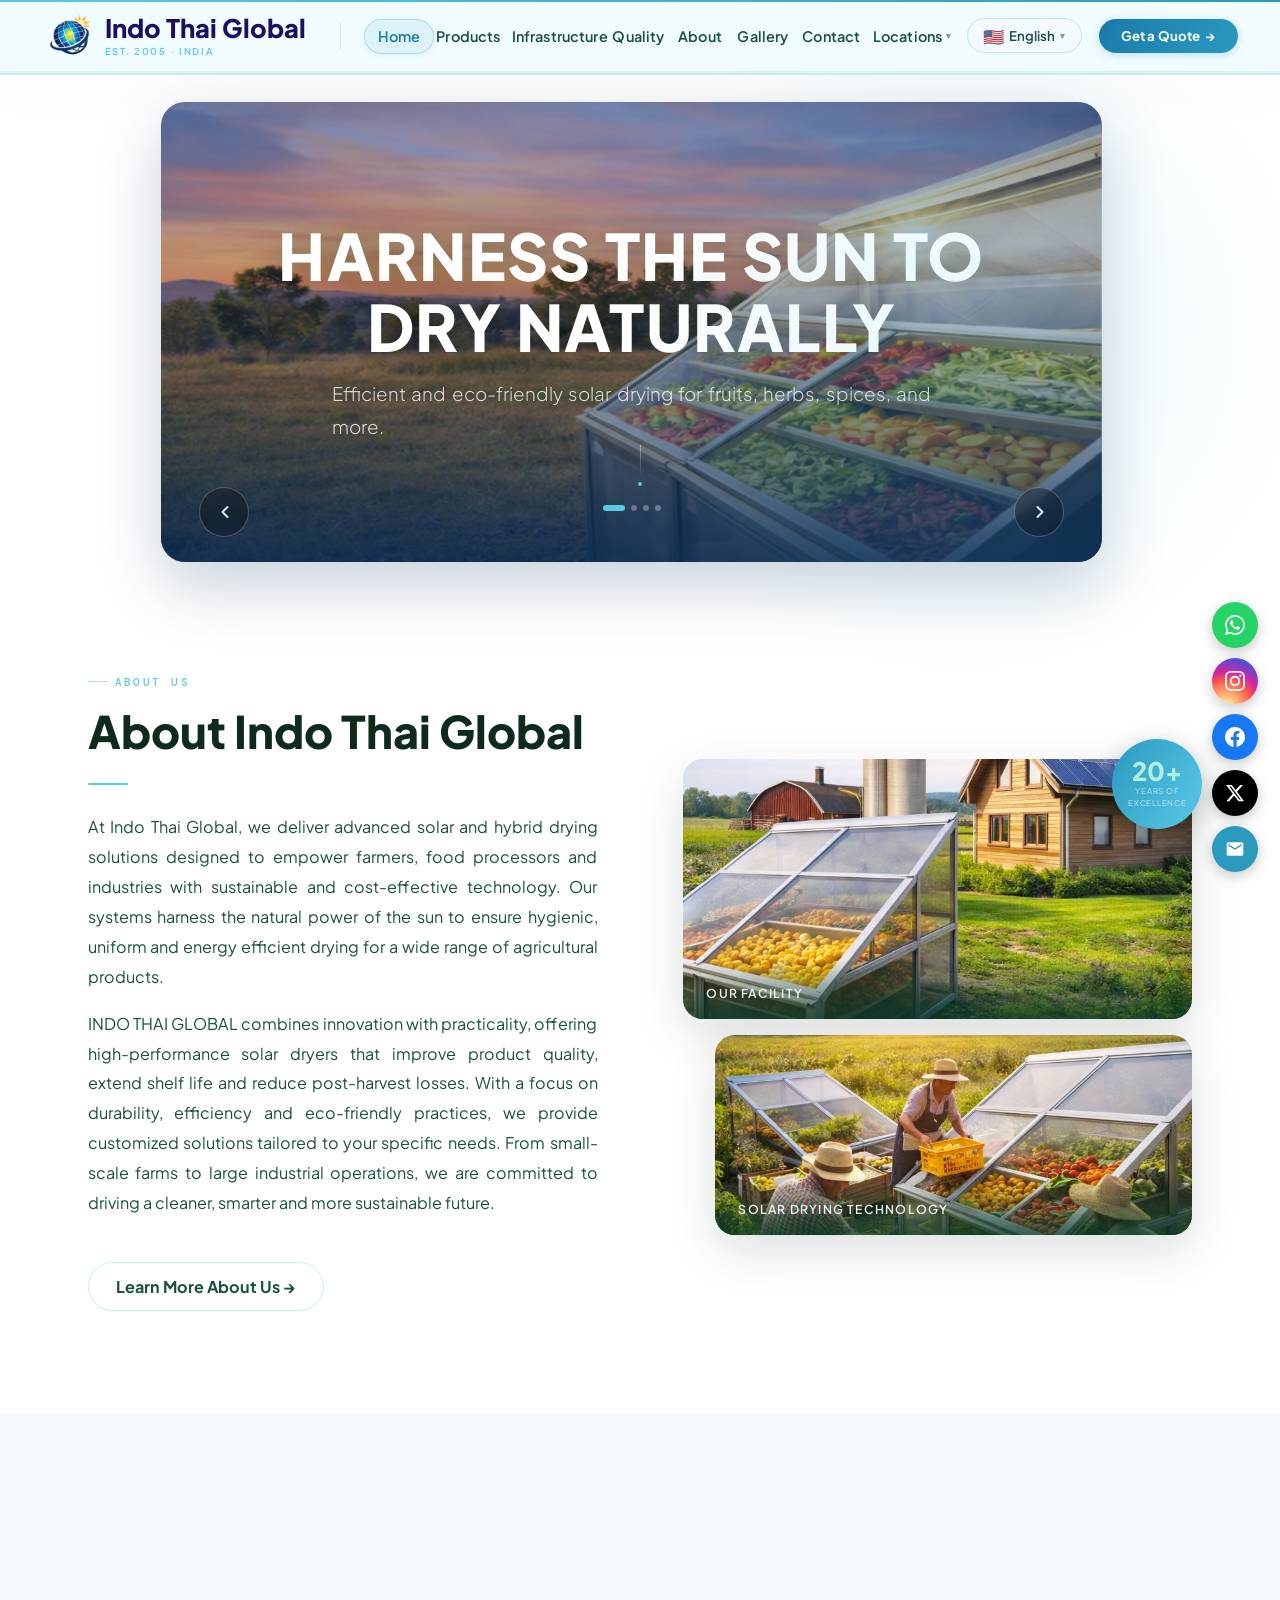
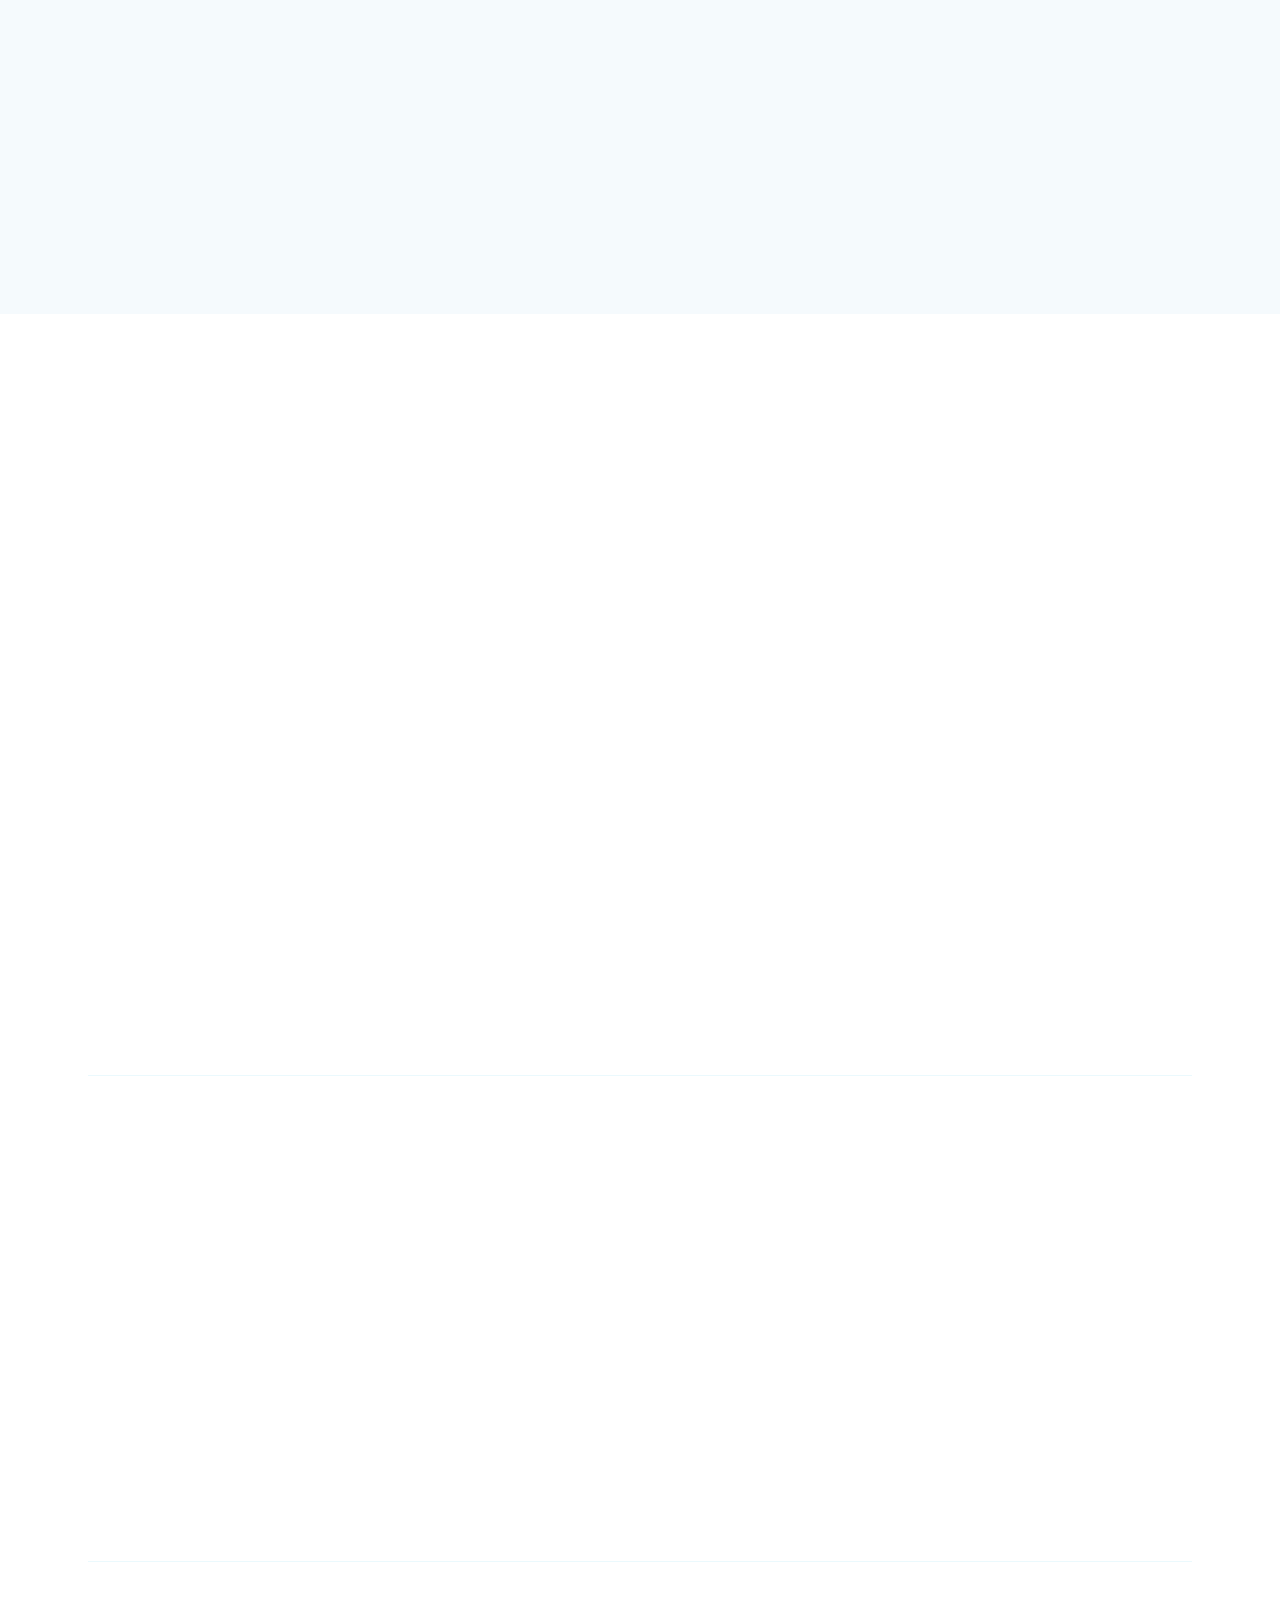
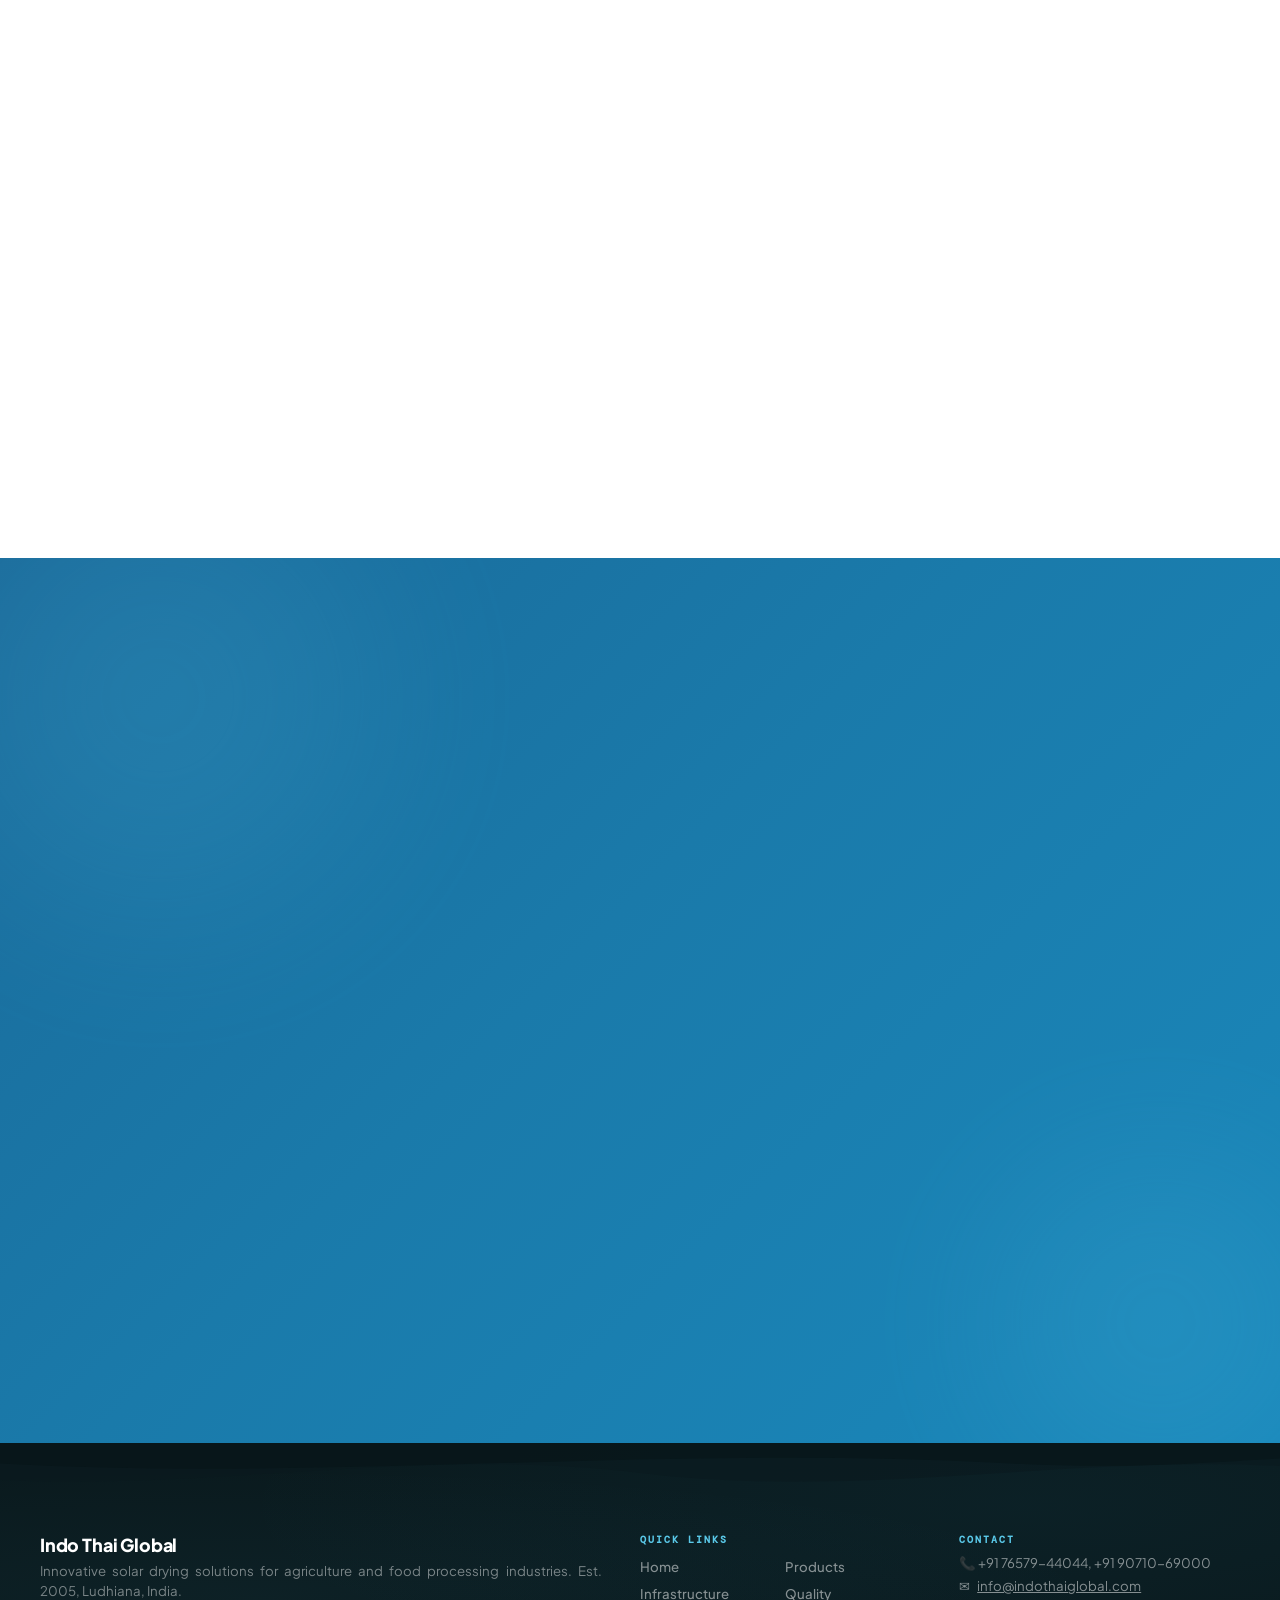
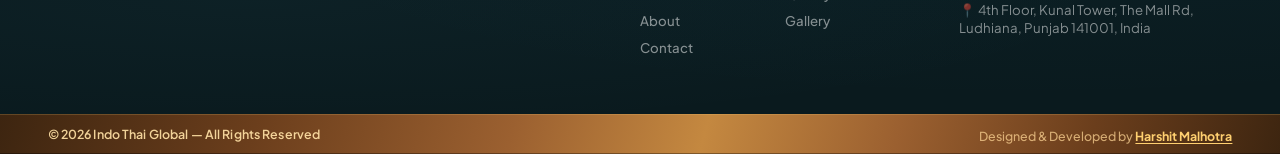
<file: home.html>
<!DOCTYPE html>
<html lang="en">
<head>
  <meta charset="UTF-8"/>
  <meta name="viewport" content="width=device-width, initial-scale=1.0"/>
  <title>Indo Thai Global — Solar &amp; Hybrid Drying Systems</title>
  <meta name="description" content="Industrial-grade solar drying systems and food processing equipment. Est. 2005, Ludhiana, India."/>
  <link rel="icon" href="assets/logo.png" type="image/png"/>
  <link rel="stylesheet" href="css/global.css"/>
  <link rel="stylesheet" href="css/navbar.css"/>
  <link rel="stylesheet" href="css/home.css"/>
  <!-- Google Tag Manager -->
<script>
(function(w,d,s,l,i){w[l]=w[l]||[];w[l].push({'gtm.start':
new Date().getTime(),event:'gtm.js'});var f=d.getElementsByTagName(s)[0],
j=d.createElement(s),dl=l!='dataLayer'?'&l='+l:'';j.async=true;j.src=
'https://www.googletagmanager.com/gtm.js?id='+i+dl;f.parentNode.insertBefore(j,f);
})(window,document,'script','dataLayer','GTM-MRRNVJR5');
</script>
<!-- End Google Tag Manager -->
</head>
<style>
    /* ── Custom Country Picker ── */
    .phone-wrap { display: flex; gap: 8px; align-items: stretch; }
    .country-picker { position: relative; flex-shrink: 0; }
    .cp-btn {
      display: inline-flex; align-items: center; gap: 5px;
      height: 100%; min-height: 44px; padding: 0 10px;
      border: 1.5px solid rgba(90,200,232,0.35); border-radius: 10px;
      background: #f5fafd; cursor: pointer; font-family: inherit;
      font-size: 0.85rem; font-weight: 700; color: #0d2a1a;
      white-space: nowrap; transition: border-color 0.2s, background 0.2s;
    }
    .cp-btn:hover, .country-picker.open .cp-btn { border-color: #5ac8e8; background: #fff; }
    .cp-flag { font-size: 1.1rem; line-height: 1; }
    .cp-code { font-size: 0.82rem; font-weight: 700; color: #1a5040; }
    .cp-arrow { font-size: 0.55rem; opacity: 0.5; transition: transform 0.2s; }
    .country-picker.open .cp-arrow { transform: rotate(180deg); }
    .cp-dropdown {
      position: absolute; top: calc(100% + 6px); left: 0; width: 300px;
      background: #fff; border: 1px solid rgba(90,200,232,0.22); border-radius: 14px;
      box-shadow: 0 16px 48px rgba(0,0,0,0.13), 0 4px 14px rgba(42,154,191,0.10);
      overflow: hidden; opacity: 0; visibility: hidden;
      transform: translateY(6px) scale(0.98); transform-origin: top left;
      transition: opacity 0.2s ease, transform 0.2s ease, visibility 0.2s; z-index: 9999;
    }
    .country-picker.open .cp-dropdown { opacity: 1; visibility: visible; transform: translateY(0) scale(1); }
    .cp-search-wrap { padding: 10px 10px 7px; border-bottom: 1px solid rgba(90,200,232,0.12); }
    .cp-search {
      width: 100%; padding: 7px 10px 7px 30px;
      border: 1.5px solid rgba(90,200,232,0.22); border-radius: 8px;
      font-family: inherit; font-size: 0.80rem; color: #0d2a1a; outline: none;
      background: #f5fafd url("data:image/svg+xml,%3Csvg xmlns='http://www.w3.org/2000/svg' width='13' height='13' viewBox='0 0 24 24' fill='none' stroke='%235ac8e8' stroke-width='2.5'%3E%3Ccircle cx='11' cy='11' r='8'/%3E%3Cpath d='m21 21-4.35-4.35'/%3E%3C/svg%3E") no-repeat 9px center;
      transition: border-color 0.2s;
    }
    .field-error { font-size: 0.65rem; color: #e05050; margin-top: 3px; display: none; }
    .form-field.has-error input,
    .form-field.has-error textarea { border-color: #e05050; }
    .form-field.has-error .field-error { display: block; }
    .eq-success-toast {
      display: none; text-align: center;
      padding: 1rem; margin-top: 1rem;
      background: rgba(46,158,102,0.1);
      border: 1px solid rgba(46,158,102,0.3);
      border-radius: 10px;
      color: #2e9e66; font-size: 0.9rem; font-weight: 600;
    }
    .cp-search::placeholder { color: #aac8d8; }
    .cp-search:focus { border-color: #5ac8e8; background-color: #fff; }
    .cp-list { max-height: 260px; overflow-y: auto; padding: 5px 0; scrollbar-width: thin; scrollbar-color: rgba(90,200,232,0.28) transparent; }
    .cp-list::-webkit-scrollbar { width: 4px; }
    .cp-list::-webkit-scrollbar-thumb { background: rgba(90,200,232,0.32); border-radius: 4px; }
    .cp-group-label { font-size: 0.60rem; font-weight: 700; letter-spacing: 0.13em; text-transform: uppercase; color: #5ac8e8; padding: 8px 12px 3px; opacity: 0.8; }
    .cp-item { display: flex; align-items: center; gap: 9px; width: 100%; padding: 7px 12px; background: none; border: none; cursor: pointer; text-align: left; transition: background 0.13s; }
    .cp-item:hover { background: rgba(90,200,232,0.09); }
    .cp-item.active { background: rgba(42,154,191,0.08); }
    .cp-item-flag { font-size: 1.1rem; line-height: 1; flex-shrink: 0; width: 22px; text-align: center; }
    .cp-item-name { font-size: 0.84rem; font-weight: 500; color: #0d2a1a; flex: 1; white-space: nowrap; overflow: hidden; text-overflow: ellipsis; }
    .cp-item.active .cp-item-name { color: #1a7aaa; font-weight: 700; }
    .cp-item-code { font-size: 0.70rem; font-weight: 700; color: #5ac8e8; background: rgba(90,200,232,0.11); padding: 2px 5px; border-radius: 4px; flex-shrink: 0; font-family: monospace; }
    .cp-item.active .cp-item-code { background: rgba(42,154,191,0.14); color: #1a7aaa; }
    .cp-item.active::after { content: "\2713"; font-size: 0.72rem; color: #2a9abf; }
    .cp-item[hidden] { display: none; }
    .cp-no-results { padding: 14px 12px; font-size: 0.82rem; color: #aac8d8; text-align: center; }
    /* Hide Google Translate toolbar & banner */
    .goog-te-banner-frame, .goog-te-balloon-frame { display: none !important; }
    .goog-te-gadget { display: none !important; }
    body { top: 0 !important; }
    #goog-gt-tt, .goog-te-balloon-frame { display: none !important; }
  </style>
<body>

<!-- Google Tag Manager (noscript) -->
<noscript>
  <iframe src="https://www.googletagmanager.com/ns.html?id=GTM-MRRNVJR5"
  height="0" width="0" style="display:none;visibility:hidden"></iframe>
</noscript>
<!-- End Google Tag Manager (noscript) -->

<nav class="nav" id="nav">
  <div class="nav-accent" aria-hidden="true"></div>
  <div class="nav-progress" id="navProgress" aria-hidden="true"></div>
  <div class="nav-inner">

    <a href="home.html" class="nav-brand" aria-label="Indo Thai Global — Home">
      <img src="assets/logo.png" alt="Indo Thai Global" class="nav-logo" draggable="false"/>
      <div class="nav-brand-words">
        <span class="nav-brand-name">Indo Thai Global</span>
        <span class="nav-brand-tag">Est. 2005 &middot; India</span>
      </div>
    </a>

    <div class="nav-divider" aria-hidden="true"></div>

    <ul class="nav-links" role="list">
      <li><a href="home.html"           class="nav-link">Home</a></li>
      <li><a href="products.html"       class="nav-link">Products</a></li>
      <li><a href="infrastructure.html" class="nav-link">Infrastructure</a></li>
      <li><a href="quality.html"        class="nav-link">Quality</a></li>
      <li><a href="about.html"          class="nav-link">About</a></li>
      <li><a href="gallery.html"        class="nav-link">Gallery</a></li>
      <li><a href="contact.html"        class="nav-link">Contact</a></li>
      <li class="nav-has-dropdown">
        <button class="nav-link nav-dropdown-btn" aria-haspopup="true" aria-expanded="false">
          Locations <span class="nav-lang-arrow">▾</span>
        </button>
        <ul class="nav-dropdown" role="list">
          <li><a href="ludhiana.html" class="nav-dropdown-link">Indo Thai Global Ludhiana</a></li>
          <li><a href="indo-thai-global-unit-1.html" class="nav-dropdown-link">Indo Thai Global Unit-1</a></li>
        </ul>
      </li>
    </ul>

    <div class="nav-lang" id="navLang">
      <button class="nav-lang-btn" id="langBtn" aria-label="Select language" aria-haspopup="listbox" aria-expanded="false">
        <span class="nav-lang-flag" id="langFlag">🇺🇸</span>
        <span id="langCurrent">English</span>
        <span class="nav-lang-arrow">▾</span>
      </button>
      <div class="nav-lang-dropdown" id="langDropdown" role="listbox">
        <div class="lang-search-wrap">
          <input class="lang-search" id="langSearch" type="text" placeholder="Search language…" autocomplete="off"/>
        </div>
        <div class="lang-options-scroll" id="langOptionsScroll"></div>
      </div>
    </div>

    <a href="quote.html" class="nav-cta">Get a Quote <span class="cta-arrow">→</span></a>

    <button class="nav-burger" id="burger" aria-label="Toggle navigation" aria-expanded="false" aria-controls="drawer">
      <span class="burger-line"></span>
      <span class="burger-line"></span>
      <span class="burger-line"></span>
    </button>

  </div>
</nav>

<div class="nav-drawer" id="drawer" role="navigation" aria-label="Mobile navigation">
  <ul class="drawer-links" role="list">
    <li><a href="home.html"           class="drawer-link">Home           <span class="drawer-arrow">›</span></a></li>
    <li><a href="products.html"       class="drawer-link">Products       <span class="drawer-arrow">›</span></a></li>
    <li><a href="infrastructure.html" class="drawer-link">Infrastructure <span class="drawer-arrow">›</span></a></li>
    <li><a href="quality.html"        class="drawer-link">Quality        <span class="drawer-arrow">›</span></a></li>
    <li><a href="about.html"          class="drawer-link">About          <span class="drawer-arrow">›</span></a></li>
    <li><a href="gallery.html"        class="drawer-link">Gallery        <span class="drawer-arrow">›</span></a></li>
    <li><a href="contact.html"        class="drawer-link">Contact        <span class="drawer-arrow">›</span></a></li>
    <li class="drawer-has-dropdown">
        <button class="drawer-dropdown-btn">
          Locations <span class="drawer-arrow">›</span>
        </button>
        <ul class="drawer-sub" role="list">
          <li><a href="ludhiana.html" class="drawer-link drawer-sub-link">Indo Thai Global Ludhiana <span class="drawer-arrow">›</span></a></li>
          <li><a href="indo-thai-global-unit-1.html" class="drawer-link drawer-sub-link">Indo Thai Global Unit-1 <span class="drawer-arrow">›</span></a></li>
        </ul>
    </li>
  </ul>
  <div class="drawer-cta-wrap">
    <a href="quote.html" class="drawer-cta">Get a Quote →</a>
  </div>
</div>

<section class="hero" aria-label="Hero">
  <div class="hero-slides">
    <div class="hero-slide is-active" style="background-image:url('assets/slide1.png')">
      <div class="hero-slide-overlay"></div>
      <div class="hero-slide-text">
        <h1 class="hero-slide-heading">HARNESS THE SUN TO DRY NATURALLY</h1>
        <p class="hero-slide-sub">Efficient and eco-friendly solar drying for fruits, herbs, spices, and more.</p>
      </div>
    </div>
    <div class="hero-slide" style="background-image:url('assets/slide2.png')">
      <div class="hero-slide-overlay"></div>
      <div class="hero-slide-text">
        <h1 class="hero-slide-heading">DRY SUSTAINABLY WITH SOLAR ENERGY</h1>
        <p class="hero-slide-sub">Eco-friendly and cost-effective drying solutions using clean and renewable solar power.</p>
      </div>
    </div>
    <div class="hero-slide" style="background-image:url('assets/slide3.png')">
      <div class="hero-slide-overlay"></div>
      <div class="hero-slide-text">
        <h1 class="hero-slide-heading">EFFICIENT DRYING WITH THE POWER OF THE SUN</h1>
        <p class="hero-slide-sub">Achieve faster, even drying while reducing your environmental impact with solar dryer technology.</p>
      </div>
    </div>
    <div class="hero-slide" style="background-image:url('assets/slide4.png')">
      <div class="hero-slide-overlay"></div>
      <div class="hero-slide-text">
        <h1 class="hero-slide-heading">ADVANCED SOLAR DRYERS FOR A SUSTAINABLE FUTURE</h1>
        <p class="hero-slide-sub">Modern, reliable solar drying solutions to reduce energy costs and promote eco-friendly practices.</p>
      </div>
    </div>
    <button class="hero-slide-arrow hero-slide-prev" id="heroPrev" aria-label="Previous slide">
      <svg width="20" height="20" viewBox="0 0 24 24" fill="none" stroke="currentColor" stroke-width="2.5" stroke-linecap="round" stroke-linejoin="round"><polyline points="15 18 9 12 15 6"/></svg>
    </button>
    <button class="hero-slide-arrow hero-slide-next" id="heroNext" aria-label="Next slide">
      <svg width="20" height="20" viewBox="0 0 24 24" fill="none" stroke="currentColor" stroke-width="2.5" stroke-linecap="round" stroke-linejoin="round"><polyline points="9 18 15 12 9 6"/></svg>
    </button>
    <div class="hero-slide-dots" id="heroSlideDots"></div>
  </div>
  <div class="hero-glow" aria-hidden="true"></div>
  <div class="scroll-hint" aria-hidden="true">
    <div class="scroll-line"></div>
    <div class="scroll-dot"></div>
  </div>
</section>

<section class="home-about section" id="company">
  <div class="container">
    <div class="home-about-grid">

      <!-- Text — LEFT, slides in from left -->
      <div class="ha-text reveal-left">
        <div class="section-label">About Us</div>
        <h2 class="ha-title">About Indo Thai Global</h2>
        <div class="ha-divider"></div>
        <p>At Indo Thai Global, we deliver advanced solar and hybrid drying solutions designed to empower farmers, food processors and industries with sustainable and cost-effective technology. Our systems harness the natural power of the sun to ensure hygienic, uniform and energy efficient drying for a wide range of agricultural products.</p>
        <p>INDO THAI GLOBAL combines innovation with practicality, offering high-performance solar dryers that improve product quality, extend shelf life and reduce post-harvest losses. With a focus on durability, efficiency and eco-friendly practices, we provide customized solutions tailored to your specific needs. From small-scale farms to large industrial operations, we are committed to driving a cleaner, smarter and more sustainable future.</p>
        <a href="about.html" class="btn btn-ghost" style="margin-top:1.6rem">Learn More About Us →</a>
      </div>

      <!-- Dual image stack — RIGHT, slides in from right -->
      <div class="ha-images-stack reveal-right">
        <div class="ha-stack-badge">
          <span class="ha-badge-num">20+</span>
          <span class="ha-badge-text">Years of Excellence</span>
        </div>
        <div class="ha-stack-img ha-stack-img--top">
          <!-- REPLACE: assets/about-main.jpg -->
          <img src="assets/about1.png" alt="Indo Thai Global facility"
               onerror="this.parentElement.style.background='linear-gradient(135deg,#c8f0e4,#9dd8c8)'"/>
          <div class="ha-stack-overlay">
            <span class="ha-stack-label">Our Facility</span>
          </div>
        </div>
        <div class="ha-stack-img ha-stack-img--bottom">
          <!-- REPLACE: assets/about-sm1.jpg -->
          <img src="assets/about2.png" alt="Solar drying technology"
               onerror="this.parentElement.style.background='linear-gradient(135deg,#bee8f7,#7dcce8)'"/>
          <div class="ha-stack-overlay">
            <span class="ha-stack-label">Solar Drying Technology</span>
          </div>
        </div>
      </div>

    </div>
  </div>
</section>

<!-- ░░ WHY CHOOSE US ░░ -->
<section class="home-why section" id="why-us">
  <div class="container">

    <div class="text-center reveal-up" style="margin-bottom:3rem">
      <div class="section-label">Why Solar Drying</div>
      <h2 class="sec-title">Why Choose Indo Thai Global</h2>
    </div>

    <div class="why-new-grid">

      <!-- Cards — LEFT -->
      <div class="why-cards-col reveal-left">
        <div class="why-card">
          <div class="why-card-icon-box">&#9728;&#65039;</div>
          <div class="why-card-body">
            <h6>100% Renewable Solar Energy</h6>
            <p>Zero fuel cost, zero emissions — dramatically cutting electricity bills while outperforming conventional dryers.</p>
          </div>
        </div>
        <div class="why-card">
          <div class="why-card-icon-box">&#128737;&#65039;</div>
          <div class="why-card-body">
            <h6>Hygienic &amp; Fully Enclosed</h6>
            <p>Sealed drying chambers protect produce from dust, insects and rain — delivering food-safe, export-quality output.</p>
          </div>
        </div>
        <div class="why-card">
          <div class="why-card-icon-box">&#9889;</div>
          <div class="why-card-body">
            <h6>3&#215; Faster Than Open-Sun Drying</h6>
            <p>Uniform solar-heated airflow cuts drying time by up to 3&#215; — saving time and reducing post-harvest losses.</p>
          </div>
        </div>
        <div class="why-card">
          <div class="why-card-icon-box">&#128142;</div>
          <div class="why-card-body">
            <h6>Better Colour, Nutrition &amp; Value</h6>
            <p>Controlled temperature preserves colour, aroma and nutrition — giving products higher market value.</p>
          </div>
        </div>
        <div class="why-card">
          <div class="why-card-icon-box">&#127806;</div>
          <div class="why-card-body">
            <h6>20+ Years of Trusted Manufacturing</h6>
            <p>Since 2005, serving agriculture, food processing, fisheries, herbal and spice industries across India.</p>
          </div>
        </div>
      </div>

      <!-- Image — RIGHT -->
      <div class="why-new-img-side reveal-right">
        <div class="why-new-img-wrap">
          <!-- REPLACE: assets/why-choose.jpg -->
          <img src="assets/whychoose.png" alt="Why Choose Indo Thai Global"
               onerror="this.style.display='none';this.parentElement.classList.add('why-img-ph')"/>
          <div class="why-ph-inner">
            <div style="font-size:3rem">&#9728;&#65039;</div>
            <p>Add your image here<br/><small>assets/why-choose.jpg</small></p>
          </div>
        </div>
      </div>

    </div>
  </div>
</section>


<!-- ░░ INDUSTRIES WE SERVE ░░ -->
<section class="home-industries section" id="industries">
  <div class="ind-container">
    <div class="text-center reveal-up" style="margin-bottom:2.8rem">
      <div class="section-label">Who We Serve</div>
      <h2 class="sec-title">Industries We Serve</h2>
    </div>
    <div class="ind-grid">

      <div class="ind-card reveal-up" style="transition-delay:0.05s">
        <div class="ind-icon">&#127806;</div>
        <h4>Agriculture</h4>
        <p>Drying of grains, pulses and produce with zero fuel cost and maximum efficiency.</p>
        <ul class="ind-list">
          <li>Wheat, rice, maize &amp; pulses</li>
          <li>Fruits &amp; root vegetables</li>
          <li>Zero fuel — sun-powered drying</li>
          <li>Reduces post-harvest losses significantly</li>
        </ul>
      </div>

      <div class="ind-card reveal-up" style="transition-delay:0.10s">
        <div class="ind-icon">&#127822;</div>
        <h4>Food Processing</h4>
        <p>Hygienic controlled drying of fruits and vegetables, preserving colour and nutrition.</p>
        <ul class="ind-list">
          <li>Sliced fruits &amp; dehydrated vegetables</li>
          <li>Colour &amp; nutrient retention</li>
          <li>Food-safe enclosed chambers</li>
          <li>Export-quality output assured</li>
        </ul>
      </div>

      <div class="ind-card reveal-up" style="transition-delay:0.15s">
        <div class="ind-icon">&#128031;</div>
        <h4>Fisheries</h4>
        <p>Safe drying of fish and seafood — maintaining quality for export and local markets.</p>
        <ul class="ind-list">
          <li>Fish, prawns &amp; seafood drying</li>
          <li>Protected from insects &amp; dust</li>
          <li>Longer shelf life &amp; better aroma</li>
          <li>Suitable for coastal &amp; inland units</li>
        </ul>
      </div>

      <div class="ind-card reveal-up" style="transition-delay:0.20s">
        <div class="ind-icon">&#127807;</div>
        <h4>Herbal &amp; Spice</h4>
        <p>Gentle low-temperature drying of herbs and spices to retain essential oils and potency.</p>
        <ul class="ind-list">
          <li>Turmeric, chilli, coriander &amp; more</li>
          <li>Essential oil &amp; aroma preserved</li>
          <li>Controlled low-temp drying</li>
          <li>Higher market grade &amp; value</li>
        </ul>
      </div>

      <div class="ind-card reveal-up" style="transition-delay:0.25s">
        <div class="ind-icon">&#127855;</div>
        <h4>Honey &amp; Organic</h4>
        <p>Moisture management for honey and organic produce — ensuring purity and shelf life.</p>
        <ul class="ind-list">
          <li>Honey moisture reduction</li>
          <li>Organic produce drying</li>
          <li>Maintains natural properties</li>
          <li>No chemicals or additives needed</li>
        </ul>
      </div>

      <div class="ind-card reveal-up" style="transition-delay:0.30s">
        <div class="ind-icon">&#127981;</div>
        <h4>Industrial Drying</h4>
        <p>Custom solar drying for industrial-scale operations — scalable and cost-effective.</p>
        <ul class="ind-list">
          <li>Large-capacity custom systems</li>
          <li>Hybrid solar + backup options</li>
          <li>Modular &amp; expandable design</li>
          <li>Serving factories &amp; co-operatives</li>
        </ul>
      </div>

    </div>
  </div>
</section>


<!-- ░░ VISION & MISSION ░░ -->
<section class="home-vm section" id="vision-mission">
  <div class="container">
 
    <div class="text-center reveal-up" style="margin-bottom:4rem">
      <div class="section-label">Our Purpose</div>
      <h2 class="sec-title">Our Vision &amp; Mission</h2>
    </div>
 
    <!-- ── MISSION — figure left, text right ── -->
    <div class="vm-row">
      <div class="vm-figure reveal-left">
        <div class="vm-figure reveal-right">
          <img src="assets/mission.png" alt="Vision" style="width:700px;object-fit:contain;">
        </div>
      </div>
      <div class="vm-content reveal-right">
        <div class="vm-tag vm-tag--mission">Our Mission</div>
        <h3 class="vm-heading">Empowering Farmers &amp; Processors with Clean Energy</h3>
        <p class="vm-body">Our mission is to deliver reliable, affordable and eco-friendly solar drying solutions that help farmers, food processors and agri-businesses reduce post-harvest losses, cut energy costs and improve product quality — all without harming the environment.</p>
        <ul class="vm-points">
          <li>Make solar drying accessible to small and large-scale agri-businesses</li>
          <li>Reduce post-harvest losses across agriculture, fisheries and herbal sectors</li>
          <li>Replace conventional fuel-based drying with zero-emission solar technology</li>
          <li>Deliver consistent, food-safe and export-grade output for every customer</li>
        </ul>
      </div>
    </div>
 
    <!-- ── VISION — text left, figure right ── -->
    <div class="vm-row vm-row--reverse">
      <div class="vm-content reveal-left">
        <div class="vm-tag vm-tag--vision">Our Vision</div>
        <h3 class="vm-heading">A Sustainable Future Powered by the Sun</h3>
        <p class="vm-body">We envision a world where every farm, processing unit and cooperative harnesses the power of solar energy for drying — eliminating dependency on fossil fuels, reducing carbon footprint and building a stronger, greener agri-food ecosystem across India and beyond.</p>
        <ul class="vm-points">
          <li>Become India's most trusted solar dryer manufacturer by 2030</li>
          <li>Expand solar drying adoption to 10,000+ farms and food units</li>
          <li>Pioneer hybrid and smart solar drying technologies</li>
          <li>Support sustainable farming and food security at a national scale</li>
        </ul>
      </div>
      <div class="vm-figure reveal-right">
          <img src="assets/vision.png" alt="Vision" style="width:700px;object-fit:contain;">
      </div>
    </div>  
 
    <!-- ── VALUES — figure left, text right ── -->
    <div class="vm-row">
      <div class="vm-figure reveal-right">
        <img src="assets/values.png" alt="Vision" style="width:700px;object-fit:contain;">
      </div>
      <div class="vm-content reveal-right">
        <div class="vm-tag vm-tag--values">Our Values</div>
        <h3 class="vm-heading">The Principles That Drive Everything We Do</h3>
        <p class="vm-body">At Indo Thai Global, our work is guided by a deep commitment to quality, sustainability and customer trust. Since 2005, these core values have shaped every product we build, every relationship we nurture and every promise we keep.</p>
        <ul class="vm-points">
          <li><strong>Quality First —</strong> every dryer is built to perform, last and deliver consistent results</li>
          <li><strong>Sustainability —</strong> clean energy, zero emissions and responsible manufacturing</li>
          <li><strong>Customer Trust —</strong> transparent pricing, reliable after-sales support and honest service</li>
          <li><strong>Innovation —</strong> continuously improving designs to meet evolving industry needs</li>
        </ul>
      </div>
    </div>
 
  </div>
</section>

<!-- ░░ ENQUIRY FORM ░░ -->
<section class="enquiry-section" id="enquiry">

  <!-- Decorative blobs -->
  <div class="eq-blob eq-blob--1" aria-hidden="true"></div>
  <div class="eq-blob eq-blob--2" aria-hidden="true"></div>

  <div class="container eq-wrap">

    <!-- LEFT — info panel -->
    <div class="enquiry-left reveal-left">
      <div class="section-label eq-label-light">Enquiry</div>
      <h2 class="enquiry-title">Tell Us Your<br/>Requirement</h2>
      <p class="enquiry-subtitle">Looking for solar dryers or custom drying solutions? Drop us your requirement and our team will get back to you within 24 hours.</p>

      <div class="eq-perks">
        <div class="eq-perk"><span class="eq-perk-icon">&#9889;</span><span>Quick 24-hr Response</span></div>
        <div class="eq-perk"><span class="eq-perk-icon">&#127775;</span><span>Free Expert Consultation</span></div>
        <div class="eq-perk"><span class="eq-perk-icon">&#128230;</span><span>Custom Solutions Available</span></div>
      </div>

      <div class="eq-divider"></div>

      <div class="enquiry-contact-strip">
        <div class="eq-contact-item">
          <span class="eq-icon">&#128222;</span>
          <span>+91 76579-44044, +91 90710-69000</span>
        </div>
        <div class="eq-contact-item">
          <span class="eq-icon">&#9993;&#65039;</span>
          <span>
            <a href="mailto:info@indothaiglobal.com">info@indothaiglobal.com</a>
          </span>        
        </div>
        <div class="eq-contact-item">
          <span class="eq-icon">&#128205;</span>
          <span>4th Floor, Kunal Tower, The Mall Rd, Ludhiana, Punjab 141001, India</span>
        </div>
      </div>
    </div>

          <!-- RIGHT — form card -->
<div class="eq-form-card reveal-right">
  <div class="eq-form-header">
    <h3>Send Your Enquiry</h3>
    <p>Fill in the details below — we'll reach out shortly.</p>
  </div>
  <form id="quoteForm" novalidate>

    <div class="form-grid-2">
      <div class="form-field">
        <label for="q-name">Your Name <span class="req">*</span></label>
        <input type="text" id="q-name" name="name" placeholder="Full name" required/>
        <span class="field-error">Name is required</span>
      </div>
      <div class="form-field">
        <label for="q-email">Email Address <span class="req">*</span></label>
        <input type="email" id="q-email" name="email" placeholder="you@example.com" required/>
        <span class="field-error">Valid email is required</span>
      </div>
    </div>

    <!-- Phone with country picker -->
    <div class="form-field">
      <label for="q-phone">Phone Number <span class="req">*</span></label>
      <div class="phone-wrap">
        <input type="hidden" id="eq-country-val" name="country" value="+91"/>
        <div class="country-picker" id="countryPicker">
          <button type="button" class="cp-btn" id="cpBtn" aria-haspopup="listbox" aria-expanded="false">
            <span class="cp-flag" id="cpFlag">🇮🇳</span>
            <span class="cp-code" id="cpCode">+91</span>
            <span class="cp-arrow">▾</span>
          </button>
          <div class="cp-dropdown" id="cpDropdown" role="listbox">
            <div class="cp-search-wrap">
              <input class="cp-search" id="cpSearch" type="text" placeholder="Search country or code…" autocomplete="off"/>
            </div>
            <div class="cp-list" id="cpList"></div>
          </div>
        </div>
        <input type="tel" id="q-phone" name="phone" placeholder="XXXXX XXXXX" required/>
      </div>
      <span class="field-error">Phone is required</span>
    </div>

    <div class="form-field">
      <label for="q-msg">Your Requirement</label>
      <textarea id="q-msg" name="message" placeholder="Tell us your industry, drying capacity needed, location and any specific requirement…"></textarea>
    </div>

    <button type="submit" class="eq-submit-btn">
      <span>Send Enquiry</span>
      <span class="eq-btn-arrow">&#8594;</span>
    </button>

  </form>
  <div class="eq-success-toast" id="successToast">✓ Message sent! We'll get back to you shortly.</div>
</div>
 
    </div>
  </section>

<!-- ░░ FOOTER ░░ -->
<footer class="site-footer">
  <div class="container footer-grid">

    <div class="footer-col">
      <h3 class="footer-brand">Indo Thai Global</h3>
      <p class="footer-text">
        Innovative solar drying solutions for agriculture and food processing industries.
        Est. 2005, Ludhiana, India.
      </p>
    </div>

    <div class="footer-col">
      <h4 class="footer-title">Quick Links</h4>
      <ul class="footer-links">
        <li><a href="home.html">Home</a></li>
        <li><a href="products.html">Products</a></li>
        <li><a href="infrastructure.html">Infrastructure</a></li>
        <li><a href="quality.html">Quality</a></li>
        <li><a href="about.html">About</a></li>
        <li><a href="gallery.html">Gallery</a></li>
        <li><a href="contact.html">Contact</a></li>
      </ul>
    </div>

    <div class="footer-col">
      <h4 class="footer-title">Contact</h4>
      <div class="footer-contact-item">&#128222; +91 76579-44044, +91 90710-69000</div><div class="footer-contact-item">
  &#9993; <a href="mailto:indothaiglobal20@gmail.com">info@indothaiglobal.com</a>
</div>
   <div class="footer-contact-item">&#128205; 4th Floor, Kunal Tower, The Mall Rd, Ludhiana, Punjab 141001, India</div>
    </div>

  </div>
  <div class="footer-bottom">
    <div class="footer-bottom-inner">
      <span class="footer-copy">&#169; 2026 Indo Thai Global &#8212; All Rights Reserved</span>
      <div class="footer-dev-inner">
        <span class="footer-dev-text">Designed &amp; Developed by </span>
        <a href="https://www.linkedin.com/in/harshit-malhotra-20b333200/" target="_blank" rel="noopener noreferrer" class="footer-dev-link">Harshit Malhotra</a>
      </div>
    </div>
  </div>
</footer>

<script>
(function () {
  var COUNTRIES = [
    // Popular
    {f:'🇮🇳', n:'India',                  c:'+91',   pop:true},
    {f:'🇺🇸', n:'United States',           c:'+1',    pop:true},
    {f:'🇬🇧', n:'United Kingdom',          c:'+44',   pop:true},
    {f:'🇦🇪', n:'United Arab Emirates',    c:'+971',  pop:true},
    {f:'🇹🇭', n:'Thailand',                c:'+66',   pop:true},
    {f:'🇸🇬', n:'Singapore',               c:'+65',   pop:true},
    {f:'🇦🇺', n:'Australia',               c:'+61',   pop:true},
    // All
    {f:'🇦🇫', n:'Afghanistan',             c:'+93'},
    {f:'🇦🇱', n:'Albania',                 c:'+355'},
    {f:'🇩🇿', n:'Algeria',                 c:'+213'},
    {f:'🇦🇩', n:'Andorra',                 c:'+376'},
    {f:'🇦🇴', n:'Angola',                  c:'+244'},
    {f:'🇦🇬', n:'Antigua and Barbuda',     c:'+1268'},
    {f:'🇦🇷', n:'Argentina',               c:'+54'},
    {f:'🇦🇲', n:'Armenia',                 c:'+374'},
    {f:'🇦🇹', n:'Austria',                 c:'+43'},
    {f:'🇦🇿', n:'Azerbaijan',              c:'+994'},
    {f:'🇧🇸', n:'Bahamas',                 c:'+1242'},
    {f:'🇧🇭', n:'Bahrain',                 c:'+973'},
    {f:'🇧🇩', n:'Bangladesh',              c:'+880'},
    {f:'🇧🇧', n:'Barbados',                c:'+1246'},
    {f:'🇧🇾', n:'Belarus',                 c:'+375'},
    {f:'🇧🇪', n:'Belgium',                 c:'+32'},
    {f:'🇧🇿', n:'Belize',                  c:'+501'},
    {f:'🇧🇯', n:'Benin',                   c:'+229'},
    {f:'🇧🇹', n:'Bhutan',                  c:'+975'},
    {f:'🇧🇴', n:'Bolivia',                 c:'+591'},
    {f:'🇧🇦', n:'Bosnia and Herzegovina',  c:'+387'},
    {f:'🇧🇼', n:'Botswana',                c:'+267'},
    {f:'🇧🇷', n:'Brazil',                  c:'+55'},
    {f:'🇧🇳', n:'Brunei',                  c:'+673'},
    {f:'🇧🇬', n:'Bulgaria',                c:'+359'},
    {f:'🇧🇫', n:'Burkina Faso',            c:'+226'},
    {f:'🇧🇮', n:'Burundi',                 c:'+257'},
    {f:'🇨🇻', n:'Cabo Verde',              c:'+238'},
    {f:'🇰🇭', n:'Cambodia',                c:'+855'},
    {f:'🇨🇲', n:'Cameroon',                c:'+237'},
    {f:'🇨🇦', n:'Canada',                  c:'+1'},
    {f:'🇨🇫', n:'Central African Republic',c:'+236'},
    {f:'🇹🇩', n:'Chad',                    c:'+235'},
    {f:'🇨🇱', n:'Chile',                   c:'+56'},
    {f:'🇨🇳', n:'China',                   c:'+86'},
    {f:'🇨🇴', n:'Colombia',                c:'+57'},
    {f:'🇰🇲', n:'Comoros',                 c:'+269'},
    {f:'🇨🇩', n:'Congo (DRC)',             c:'+243'},
    {f:'🇨🇬', n:'Congo (Republic)',        c:'+242'},
    {f:'🇨🇷', n:'Costa Rica',              c:'+506'},
    {f:'🇭🇷', n:'Croatia',                 c:'+385'},
    {f:'🇨🇺', n:'Cuba',                    c:'+53'},
    {f:'🇨🇾', n:'Cyprus',                  c:'+357'},
    {f:'🇨🇿', n:'Czech Republic',          c:'+420'},
    {f:'🇩🇰', n:'Denmark',                 c:'+45'},
    {f:'🇩🇯', n:'Djibouti',                c:'+253'},
    {f:'🇩🇲', n:'Dominica',                c:'+1767'},
    {f:'🇩🇴', n:'Dominican Republic',      c:'+1809'},
    {f:'🇪🇨', n:'Ecuador',                 c:'+593'},
    {f:'🇪🇬', n:'Egypt',                   c:'+20'},
    {f:'🇸🇻', n:'El Salvador',             c:'+503'},
    {f:'🇬🇶', n:'Equatorial Guinea',       c:'+240'},
    {f:'🇪🇷', n:'Eritrea',                 c:'+291'},
    {f:'🇪🇪', n:'Estonia',                 c:'+372'},
    {f:'🇸🇿', n:'Eswatini',                c:'+268'},
    {f:'🇪🇹', n:'Ethiopia',                c:'+251'},
    {f:'🇫🇯', n:'Fiji',                    c:'+679'},
    {f:'🇫🇮', n:'Finland',                 c:'+358'},
    {f:'🇫🇷', n:'France',                  c:'+33'},
    {f:'🇬🇦', n:'Gabon',                   c:'+241'},
    {f:'🇬🇲', n:'Gambia',                  c:'+220'},
    {f:'🇬🇪', n:'Georgia',                 c:'+995'},
    {f:'🇩🇪', n:'Germany',                 c:'+49'},
    {f:'🇬🇭', n:'Ghana',                   c:'+233'},
    {f:'🇬🇷', n:'Greece',                  c:'+30'},
    {f:'🇬🇩', n:'Grenada',                 c:'+1473'},
    {f:'🇬🇹', n:'Guatemala',               c:'+502'},
    {f:'🇬🇳', n:'Guinea',                  c:'+224'},
    {f:'🇬🇼', n:'Guinea-Bissau',           c:'+245'},
    {f:'🇬🇾', n:'Guyana',                  c:'+592'},
    {f:'🇭🇹', n:'Haiti',                   c:'+509'},
    {f:'🇭🇳', n:'Honduras',                c:'+504'},
    {f:'🇭🇺', n:'Hungary',                 c:'+36'},
    {f:'🇮🇸', n:'Iceland',                 c:'+354'},
    {f:'🇮🇩', n:'Indonesia',               c:'+62'},
    {f:'🇮🇷', n:'Iran',                    c:'+98'},
    {f:'🇮🇶', n:'Iraq',                    c:'+964'},
    {f:'🇮🇪', n:'Ireland',                 c:'+353'},
    {f:'🇮🇱', n:'Israel',                  c:'+972'},
    {f:'🇮🇹', n:'Italy',                   c:'+39'},
    {f:'🇯🇲', n:'Jamaica',                 c:'+1876'},
    {f:'🇯🇵', n:'Japan',                   c:'+81'},
    {f:'🇯🇴', n:'Jordan',                  c:'+962'},
    {f:'🇰🇿', n:'Kazakhstan',              c:'+7'},
    {f:'🇰🇪', n:'Kenya',                   c:'+254'},
    {f:'🇰🇮', n:'Kiribati',                c:'+686'},
    {f:'🇽🇰', n:'Kosovo',                  c:'+383'},
    {f:'🇰🇼', n:'Kuwait',                  c:'+965'},
    {f:'🇰🇬', n:'Kyrgyzstan',              c:'+996'},
    {f:'🇱🇦', n:'Laos',                    c:'+856'},
    {f:'🇱🇻', n:'Latvia',                  c:'+371'},
    {f:'🇱🇧', n:'Lebanon',                 c:'+961'},
    {f:'🇱🇸', n:'Lesotho',                 c:'+266'},
    {f:'🇱🇷', n:'Liberia',                 c:'+231'},
    {f:'🇱🇾', n:'Libya',                   c:'+218'},
    {f:'🇱🇮', n:'Liechtenstein',           c:'+423'},
    {f:'🇱🇹', n:'Lithuania',               c:'+370'},
    {f:'🇱🇺', n:'Luxembourg',              c:'+352'},
    {f:'🇲🇬', n:'Madagascar',              c:'+261'},
    {f:'🇲🇼', n:'Malawi',                  c:'+265'},
    {f:'🇲🇾', n:'Malaysia',                c:'+60'},
    {f:'🇲🇻', n:'Maldives',                c:'+960'},
    {f:'🇲🇱', n:'Mali',                    c:'+223'},
    {f:'🇲🇹', n:'Malta',                   c:'+356'},
    {f:'🇲🇭', n:'Marshall Islands',        c:'+692'},
    {f:'🇲🇷', n:'Mauritania',              c:'+222'},
    {f:'🇲🇺', n:'Mauritius',               c:'+230'},
    {f:'🇲🇽', n:'Mexico',                  c:'+52'},
    {f:'🇫🇲', n:'Micronesia',              c:'+691'},
    {f:'🇲🇩', n:'Moldova',                 c:'+373'},
    {f:'🇲🇨', n:'Monaco',                  c:'+377'},
    {f:'🇲🇳', n:'Mongolia',                c:'+976'},
    {f:'🇲🇪', n:'Montenegro',              c:'+382'},
    {f:'🇲🇦', n:'Morocco',                 c:'+212'},
    {f:'🇲🇿', n:'Mozambique',              c:'+258'},
    {f:'🇲🇲', n:'Myanmar',                 c:'+95'},
    {f:'🇳🇦', n:'Namibia',                 c:'+264'},
    {f:'🇳🇷', n:'Nauru',                   c:'+674'},
    {f:'🇳🇵', n:'Nepal',                   c:'+977'},
    {f:'🇳🇱', n:'Netherlands',             c:'+31'},
    {f:'🇳🇿', n:'New Zealand',             c:'+64'},
    {f:'🇳🇮', n:'Nicaragua',               c:'+505'},
    {f:'🇳🇪', n:'Niger',                   c:'+227'},
    {f:'🇳🇬', n:'Nigeria',                 c:'+234'},
    {f:'🇲🇰', n:'North Macedonia',         c:'+389'},
    {f:'🇳🇴', n:'Norway',                  c:'+47'},
    {f:'🇴🇲', n:'Oman',                    c:'+968'},
    {f:'🇵🇰', n:'Pakistan',                c:'+92'},
    {f:'🇵🇼', n:'Palau',                   c:'+680'},
    {f:'🇵🇸', n:'Palestine',               c:'+970'},
    {f:'🇵🇦', n:'Panama',                  c:'+507'},
    {f:'🇵🇬', n:'Papua New Guinea',        c:'+675'},
    {f:'🇵🇾', n:'Paraguay',                c:'+595'},
    {f:'🇵🇪', n:'Peru',                    c:'+51'},
    {f:'🇵🇭', n:'Philippines',             c:'+63'},
    {f:'🇵🇱', n:'Poland',                  c:'+48'},
    {f:'🇵🇹', n:'Portugal',                c:'+351'},
    {f:'🇶🇦', n:'Qatar',                   c:'+974'},
    {f:'🇷🇴', n:'Romania',                 c:'+40'},
    {f:'🇷🇺', n:'Russia',                  c:'+7'},
    {f:'🇷🇼', n:'Rwanda',                  c:'+250'},
    {f:'🇰🇳', n:'Saint Kitts and Nevis',   c:'+1869'},
    {f:'🇱🇨', n:'Saint Lucia',             c:'+1758'},
    {f:'🇻🇨', n:'Saint Vincent',           c:'+1784'},
    {f:'🇼🇸', n:'Samoa',                   c:'+685'},
    {f:'🇸🇲', n:'San Marino',              c:'+378'},
    {f:'🇸🇹', n:'Sao Tome and Principe',   c:'+239'},
    {f:'🇸🇦', n:'Saudi Arabia',            c:'+966'},
    {f:'🇸🇳', n:'Senegal',                 c:'+221'},
    {f:'🇷🇸', n:'Serbia',                  c:'+381'},
    {f:'🇸🇨', n:'Seychelles',              c:'+248'},
    {f:'🇸🇱', n:'Sierra Leone',            c:'+232'},
    {f:'🇸🇰', n:'Slovakia',                c:'+421'},
    {f:'🇸🇮', n:'Slovenia',                c:'+386'},
    {f:'🇸🇧', n:'Solomon Islands',         c:'+677'},
    {f:'🇸🇴', n:'Somalia',                 c:'+252'},
    {f:'🇿🇦', n:'South Africa',            c:'+27'},
    {f:'🇸🇸', n:'South Sudan',             c:'+211'},
    {f:'🇪🇸', n:'Spain',                   c:'+34'},
    {f:'🇱🇰', n:'Sri Lanka',               c:'+94'},
    {f:'🇸🇩', n:'Sudan',                   c:'+249'},
    {f:'🇸🇷', n:'Suriname',                c:'+597'},
    {f:'🇸🇪', n:'Sweden',                  c:'+46'},
    {f:'🇨🇭', n:'Switzerland',             c:'+41'},
    {f:'🇸🇾', n:'Syria',                   c:'+963'},
    {f:'🇹🇼', n:'Taiwan',                  c:'+886'},
    {f:'🇹🇯', n:'Tajikistan',              c:'+992'},
    {f:'🇹🇿', n:'Tanzania',                c:'+255'},
    {f:'🇹🇱', n:'Timor-Leste',             c:'+670'},
    {f:'🇹🇬', n:'Togo',                    c:'+228'},
    {f:'🇹🇴', n:'Tonga',                   c:'+676'},
    {f:'🇹🇹', n:'Trinidad and Tobago',     c:'+1868'},
    {f:'🇹🇳', n:'Tunisia',                 c:'+216'},
    {f:'🇹🇷', n:'Turkey',                  c:'+90'},
    {f:'🇹🇲', n:'Turkmenistan',            c:'+993'},
    {f:'🇹🇻', n:'Tuvalu',                  c:'+688'},
    {f:'🇺🇬', n:'Uganda',                  c:'+256'},
    {f:'🇺🇦', n:'Ukraine',                 c:'+380'},
    {f:'🇺🇾', n:'Uruguay',                 c:'+598'},
    {f:'🇺🇿', n:'Uzbekistan',              c:'+998'},
    {f:'🇻🇺', n:'Vanuatu',                 c:'+678'},
    {f:'🇻🇦', n:'Vatican City',            c:'+379'},
    {f:'🇻🇪', n:'Venezuela',               c:'+58'},
    {f:'🇻🇳', n:'Vietnam',                 c:'+84'},
    {f:'🇾🇪', n:'Yemen',                   c:'+967'},
    {f:'🇿🇲', n:'Zambia',                  c:'+260'},
    {f:'🇿🇼', n:'Zimbabwe',                c:'+263'}
  ];

  var picker   = document.getElementById('countryPicker');
  var cpBtn    = document.getElementById('cpBtn');
  var cpFlag   = document.getElementById('cpFlag');
  var cpCode   = document.getElementById('cpCode');
  var cpSearch = document.getElementById('cpSearch');
  var cpList   = document.getElementById('cpList');
  var hidden   = document.getElementById('eq-country-val');
  if (!picker || !cpBtn || !cpList) return;

  /* Build list */
  function buildList() {
    cpList.innerHTML = '';

    var popLabel = document.createElement('div');
    popLabel.className = 'cp-group-label';
    popLabel.textContent = '⭐ Popular';
    cpList.appendChild(popLabel);

    COUNTRIES.forEach(function(ct, idx) {
      if (ct.pop) cpList.appendChild(makeItem(ct, idx));
    });

    var allLabel = document.createElement('div');
    allLabel.className = 'cp-group-label';
    allLabel.textContent = '🌍 All Countries';
    cpList.appendChild(allLabel);

    COUNTRIES.forEach(function(ct, idx) {
      if (!ct.pop) cpList.appendChild(makeItem(ct, idx));
    });
  }

  function makeItem(ct, idx) {
    var btn = document.createElement('button');
    btn.type = 'button';
    btn.className = 'cp-item' + (ct.c === '+91' && ct.n === 'India' ? ' active' : '');
    btn.setAttribute('data-name', ct.n.toLowerCase());
    btn.setAttribute('data-code', ct.c);
    btn.innerHTML =
      '<span class="cp-item-flag">' + ct.f + '</span>' +
      '<span class="cp-item-name">' + ct.n + '</span>' +
      '<span class="cp-item-code">' + ct.c + '</span>';
    btn.addEventListener('click', function(e) {
      e.stopPropagation();
      select(ct);
    });
    return btn;
  }

  function select(ct) {
    cpFlag.textContent = ct.f;
    cpCode.textContent = ct.c;
    if (hidden) hidden.value = ct.c;
    cpList.querySelectorAll('.cp-item').forEach(function(el) { el.classList.remove('active'); });
    cpList.querySelectorAll('.cp-item').forEach(function(el) {
      if (el.getAttribute('data-name') === ct.n.toLowerCase() && el.getAttribute('data-code') === ct.c) {
        el.classList.add('active');
      }
    });
    picker.classList.remove('open');
    cpBtn.setAttribute('aria-expanded', 'false');
    if (cpSearch) { cpSearch.value = ''; filterList(''); }
  }

  function filterList(q) {
    q = q.toLowerCase().trim();
    var items = cpList.querySelectorAll('.cp-item');
    var noResults = cpList.querySelector('.cp-no-results');
    var visible = 0;
    items.forEach(function(el) {
      var name = el.getAttribute('data-name') || '';
      var code = el.getAttribute('data-code') || '';
      var show = !q || name.indexOf(q) !== -1 || code.indexOf(q) !== -1;
      el.hidden = !show;
      if (show) visible++;
    });
    /* hide group labels when searching */
    cpList.querySelectorAll('.cp-group-label').forEach(function(lbl) {
      lbl.hidden = !!q;
    });
    if (!noResults) {
      noResults = document.createElement('div');
      noResults.className = 'cp-no-results';
      noResults.textContent = 'No countries found';
      cpList.appendChild(noResults);
    }
    noResults.hidden = visible > 0;
  }

  /* Toggle */
  cpBtn.addEventListener('click', function(e) {
    e.stopPropagation();
    var isOpen = picker.classList.toggle('open');
    cpBtn.setAttribute('aria-expanded', String(isOpen));
    if (isOpen && cpSearch) setTimeout(function() { cpSearch.focus(); }, 60);
  });

  document.addEventListener('click', function(e) {
    if (!picker.contains(e.target)) {
      picker.classList.remove('open');
      cpBtn.setAttribute('aria-expanded', 'false');
    }
  });

  document.addEventListener('keydown', function(e) {
    if (e.key === 'Escape') { picker.classList.remove('open'); cpBtn.setAttribute('aria-expanded','false'); }
  });

  if (cpSearch) {
    cpSearch.addEventListener('input', function() { filterList(this.value); });
  }

  buildList();
})();
</script>
<script src="js/navbar.js"></script>
<script src="js/home.js"></script>
<script src="js/global.js"></script>

<!-- ── Floating Social Dock ── -->
<style>
  .social-dock {
    position: fixed;
    bottom: 28px;
    right: 22px;
    z-index: 9999;
    display: flex;
    flex-direction: column;
    align-items: center;
    gap: 10px;
  }

  /* Individual link buttons */
  .social-dock__btn {
    width: 46px;
    height: 46px;
    border-radius: 50%;
    display: flex;
    align-items: center;
    justify-content: center;
    text-decoration: none;
    box-shadow: 0 4px 14px rgba(0,0,0,0.22);
    transition: transform 0.22s cubic-bezier(0.22,1,0.36,1),
                box-shadow 0.22s ease,
                opacity 0.25s ease;
    /* hidden by default */
    opacity: 1;
    transform: translateY(0) scale(1);
    pointer-events: auto;
  }
  .social-dock__btn svg {
    width: 20px;
    height: 20px;
    fill: #fff;
    flex-shrink: 0;
  }
  .social-dock__btn:hover {
    transform: translateY(-2px) scale(1.10) !important;
    box-shadow: 0 8px 22px rgba(0,0,0,0.30);
  }

  /* Brand colours */
  .social-dock__btn--wa      { background: #25d366; }
  .social-dock__btn--ig      { background: radial-gradient(circle at 30% 107%, #fdf497 0%, #fdf497 5%, #fd5949 45%, #d6249f 60%, #285AEB 90%); }
  .social-dock__btn--fb      { background: #1877f2; }
  .social-dock__btn--mail    { background: #2a9abf; }

  /* Toggle (main) button */
  .social-dock__toggle {
    width: 52px;
    height: 52px;
    border-radius: 50%;
    background: linear-gradient(135deg, #1a7aaa 0%, #2a9abf 100%);
    border: none;
    cursor: pointer;
    display: flex;
    align-items: center;
    justify-content: center;
    box-shadow: 0 4px 18px rgba(42,154,191,0.45);
    transition: transform 0.3s cubic-bezier(0.22,1,0.36,1),
                box-shadow 0.25s ease;
    z-index: 1;
  }
  .social-dock__toggle:hover {
    transform: scale(1.08);
    box-shadow: 0 7px 24px rgba(42,154,191,0.55);
  }
  .social-dock__toggle svg {
    width: 22px;
    height: 22px;
    fill: #fff;
    transition: transform 0.35s cubic-bezier(0.22,1,0.36,1), opacity 0.2s;
  }
  .social-dock__toggle .icon-close {
    position: absolute;
    opacity: 0;
    transform: rotate(-45deg);
  }

  /* Open state */
  .social-dock.is-open .social-dock__btn {
    opacity: 1;
    transform: translateY(0) scale(1);
    pointer-events: auto;
  }
  .social-dock.is-open .social-dock__toggle .icon-share {
    opacity: 0;
    transform: rotate(45deg);
  }
  .social-dock.is-open .social-dock__toggle .icon-close {
    opacity: 1;
    transform: rotate(0deg);
  }

  /* Stagger the reveal */
  .social-dock__btn:nth-child(1) { transition-delay: 0.00s; }
  .social-dock__btn:nth-child(2) { transition-delay: 0.04s; }
  .social-dock__btn:nth-child(3) { transition-delay: 0.08s; }
  .social-dock__btn:nth-child(4) { transition-delay: 0.12s; }

  /* Tooltip labels */
  .social-dock__btn::after {
    content: attr(data-label);
    position: absolute;
    right: 56px;
    background: rgba(10,26,30,0.82);
    color: #fff;
    font-family: 'Plus Jakarta Sans', sans-serif;
    font-size: 0.72rem;
    font-weight: 600;
    padding: 4px 10px;
    border-radius: 6px;
    white-space: nowrap;
    opacity: 0;
    pointer-events: none;
    transition: opacity 0.18s;
  }
  .social-dock__btn:hover::after { opacity: 1; }
</style>

<div class="social-dock" id="socialDock">
  <!-- WhatsApp -->
  <!-- ▼ CHANGE THIS: replace 919876543210 with your full number incl. country code, no + or spaces -->
  <a class="social-dock__btn social-dock__btn--wa"
     href="https://wa.me/917657944044?text=Hello%20Indo%20Thai%20Global%2C%20I%20would%20like%20to%20know%20more%20about%20your%20solar%20drying%20systems."
     target="_blank" rel="noopener" data-label="WhatsApp" aria-label="Chat on WhatsApp">
    <svg viewBox="0 0 24 24" xmlns="http://www.w3.org/2000/svg">
      <path d="M17.472 14.382c-.297-.149-1.758-.867-2.03-.967-.273-.099-.471-.148-.67.15-.197.297-.767.966-.94 1.164-.173.199-.347.223-.644.075-.297-.15-1.255-.463-2.39-1.475-.883-.788-1.48-1.761-1.653-2.059-.173-.297-.018-.458.13-.606.134-.133.298-.347.446-.52.149-.174.198-.298.298-.497.099-.198.05-.371-.025-.52-.075-.149-.669-1.612-.916-2.207-.242-.579-.487-.5-.669-.51-.173-.008-.371-.01-.57-.01-.198 0-.52.074-.792.372-.272.297-1.04 1.016-1.04 2.479 0 1.462 1.065 2.875 1.213 3.074.149.198 2.096 3.2 5.077 4.487.709.306 1.262.489 1.694.625.712.227 1.36.195 1.871.118.571-.085 1.758-.719 2.006-1.413.248-.694.248-1.289.173-1.413-.074-.124-.272-.198-.57-.347m-5.421 7.403h-.004a9.87 9.87 0 01-5.031-1.378l-.361-.214-3.741.982.998-3.648-.235-.374a9.86 9.86 0 01-1.51-5.26c.001-5.45 4.436-9.884 9.888-9.884 2.64 0 5.122 1.03 6.988 2.898a9.825 9.825 0 012.893 6.994c-.003 5.45-4.437 9.884-9.885 9.884m8.413-18.297A11.815 11.815 0 0012.05 0C5.495 0 .16 5.335.157 11.892c0 2.096.547 4.142 1.588 5.945L.057 24l6.305-1.654a11.882 11.882 0 005.683 1.448h.005c6.554 0 11.89-5.335 11.893-11.893a11.821 11.821 0 00-3.48-8.413z"/>
    </svg>
  </a>

  <!-- Instagram -->
  <!-- ▼ CHANGE THIS: replace indothaiglobal with your Instagram handle -->
  <a class="social-dock__btn social-dock__btn--ig"
     href="https://instagram.com/indo_thaiglobal"
     target="_blank" rel="noopener" data-label="Instagram" aria-label="Follow on Instagram">
    <svg viewBox="0 0 24 24" xmlns="http://www.w3.org/2000/svg">
      <path d="M12 2.163c3.204 0 3.584.012 4.85.07 3.252.148 4.771 1.691 4.919 4.919.058 1.265.069 1.645.069 4.849 0 3.205-.012 3.584-.069 4.849-.149 3.225-1.664 4.771-4.919 4.919-1.266.058-1.644.07-4.85.07-3.204 0-3.584-.012-4.849-.07-3.26-.149-4.771-1.699-4.919-4.92-.058-1.265-.07-1.644-.07-4.849 0-3.204.013-3.583.07-4.849.149-3.227 1.664-4.771 4.919-4.919 1.266-.057 1.645-.069 4.849-.069zm0-2.163c-3.259 0-3.667.014-4.947.072-4.358.2-6.78 2.618-6.98 6.98-.059 1.281-.073 1.689-.073 4.948 0 3.259.014 3.668.072 4.948.2 4.358 2.618 6.78 6.98 6.98 1.281.058 1.689.072 4.948.072 3.259 0 3.668-.014 4.948-.072 4.354-.2 6.782-2.618 6.979-6.98.059-1.28.073-1.689.073-4.948 0-3.259-.014-3.667-.072-4.947-.196-4.354-2.617-6.78-6.979-6.98-1.281-.059-1.69-.073-4.949-.073zm0 5.838c-3.403 0-6.162 2.759-6.162 6.162s2.759 6.163 6.162 6.163 6.162-2.759 6.162-6.163c0-3.403-2.759-6.162-6.162-6.162zm0 10.162c-2.209 0-4-1.79-4-4 0-2.209 1.791-4 4-4s4 1.791 4 4c0 2.21-1.791 4-4 4zm6.406-11.845c-.796 0-1.441.645-1.441 1.44s.645 1.44 1.441 1.44c.795 0 1.439-.645 1.439-1.44s-.644-1.44-1.439-1.44z"/>
    </svg>
  </a>

  <!-- Facebook -->
  <!-- ▼ CHANGE THIS: replace IndoThaiGlobal with your Facebook page name/ID -->
  <a class="social-dock__btn social-dock__btn--fb"
     href="https://facebook.com/indothaiglobal"
     target="_blank" rel="noopener" data-label="Facebook" aria-label="Visit on Facebook">
    <svg viewBox="0 0 24 24" xmlns="http://www.w3.org/2000/svg">
      <path d="M24 12.073c0-6.627-5.373-12-12-12s-12 5.373-12 12c0 5.99 4.388 10.954 10.125 11.854v-8.385H7.078v-3.47h3.047V9.43c0-3.007 1.792-4.669 4.533-4.669 1.312 0 2.686.235 2.686.235v2.953H15.83c-1.491 0-1.956.925-1.956 1.874v2.25h3.328l-.532 3.47h-2.796v8.385C19.612 23.027 24 18.062 24 12.073z"/>
    </svg>
  </a>

  <!-- Twitter / X -->
  <a class="social-dock__btn social-dock__btn--tw"
    href="https://twitter.com/indothaipb"
    target="_blank" rel="noopener" data-label="Twitter" aria-label="Follow on Twitter">
    <svg viewBox="0 0 24 24" xmlns="http://www.w3.org/2000/svg">
      <path d="M18.244 2.25h3.308l-7.227 8.26 8.502 11.24H16.17l-5.214-6.817L4.99 21.75H1.68l7.73-8.835L1.254 2.25H8.08l4.713 6.231zm-1.161 17.52h1.833L7.084 4.126H5.117z"/>
    </svg>
  </a>

  <!-- Email -->
  <!-- ▼ CHANGE THIS: replace info@indothaiglobal.com with your actual email -->
  <a class="social-dock__btn social-dock__btn--mail"
     href="mailto:info@indothaiglobal.com?subject=Product%20Enquiry%20—%20Indo%20Thai%20Global&body=Hello%2C%0A%0AI%20would%20like%20to%20know%20more%20about%20your%20solar%20drying%20systems%20and%20food%20processing%20equipment.%0A%0APlease%20provide%20more%20details.%0A%0AThank%20you."
     data-label="Email Us" aria-label="Send us an email">
    <svg viewBox="0 0 24 24" xmlns="http://www.w3.org/2000/svg">
      <path d="M20 4H4c-1.1 0-2 .9-2 2v12c0 1.1.9 2 2 2h16c1.1 0 2-.9 2-2V6c0-1.1-.9-2-2-2zm0 4l-8 5-8-5V6l8 5 8-5v2z"/>
    </svg>
  </a>
</div>

<script>
const form = document.getElementById('quoteForm');
if (form) {
  form.addEventListener('submit', async function(e) {
    e.preventDefault();

    // Validate
    let valid = true;
    [['q-name','name'],['q-email','email'],['q-phone','phone']].forEach(function([id]) {
      const input = document.getElementById(id);
      const field = input.closest('.form-field');
      const val = input.value.trim();
      if (!val || (id === 'q-email' && !/\S+@\S+\.\S+/.test(val))) {
        field.classList.add('has-error'); valid = false;
      } else {
        field.classList.remove('has-error');
      }
      input.addEventListener('input', function() { field.classList.remove('has-error'); }, { once: true });
    });
    if (!valid) return;

    const btn = form.querySelector('.eq-submit-btn');
    btn.disabled = true;
    btn.innerHTML = '<span>Sending…</span>';

    const data = new FormData(form);
    try {
      const res = await fetch('submit_quote.php', { method: 'POST', body: data });
      const json = await res.json();
      if (json.success) {
        form.reset();
        const toast = document.getElementById('successToast');
        toast.style.display = 'block';
        setTimeout(function() { toast.style.display = 'none'; }, 4000);
      } else {
        alert('Error: ' + (json.error || 'Unknown error'));
      }
    } catch(err) {
      alert('Network error. Please try again.');
    }
    btn.disabled = false;
    btn.innerHTML = '<span>Send Enquiry</span><span class="eq-btn-arrow">→</span>';
  });
}
</script>

</body>
</html>
</file>
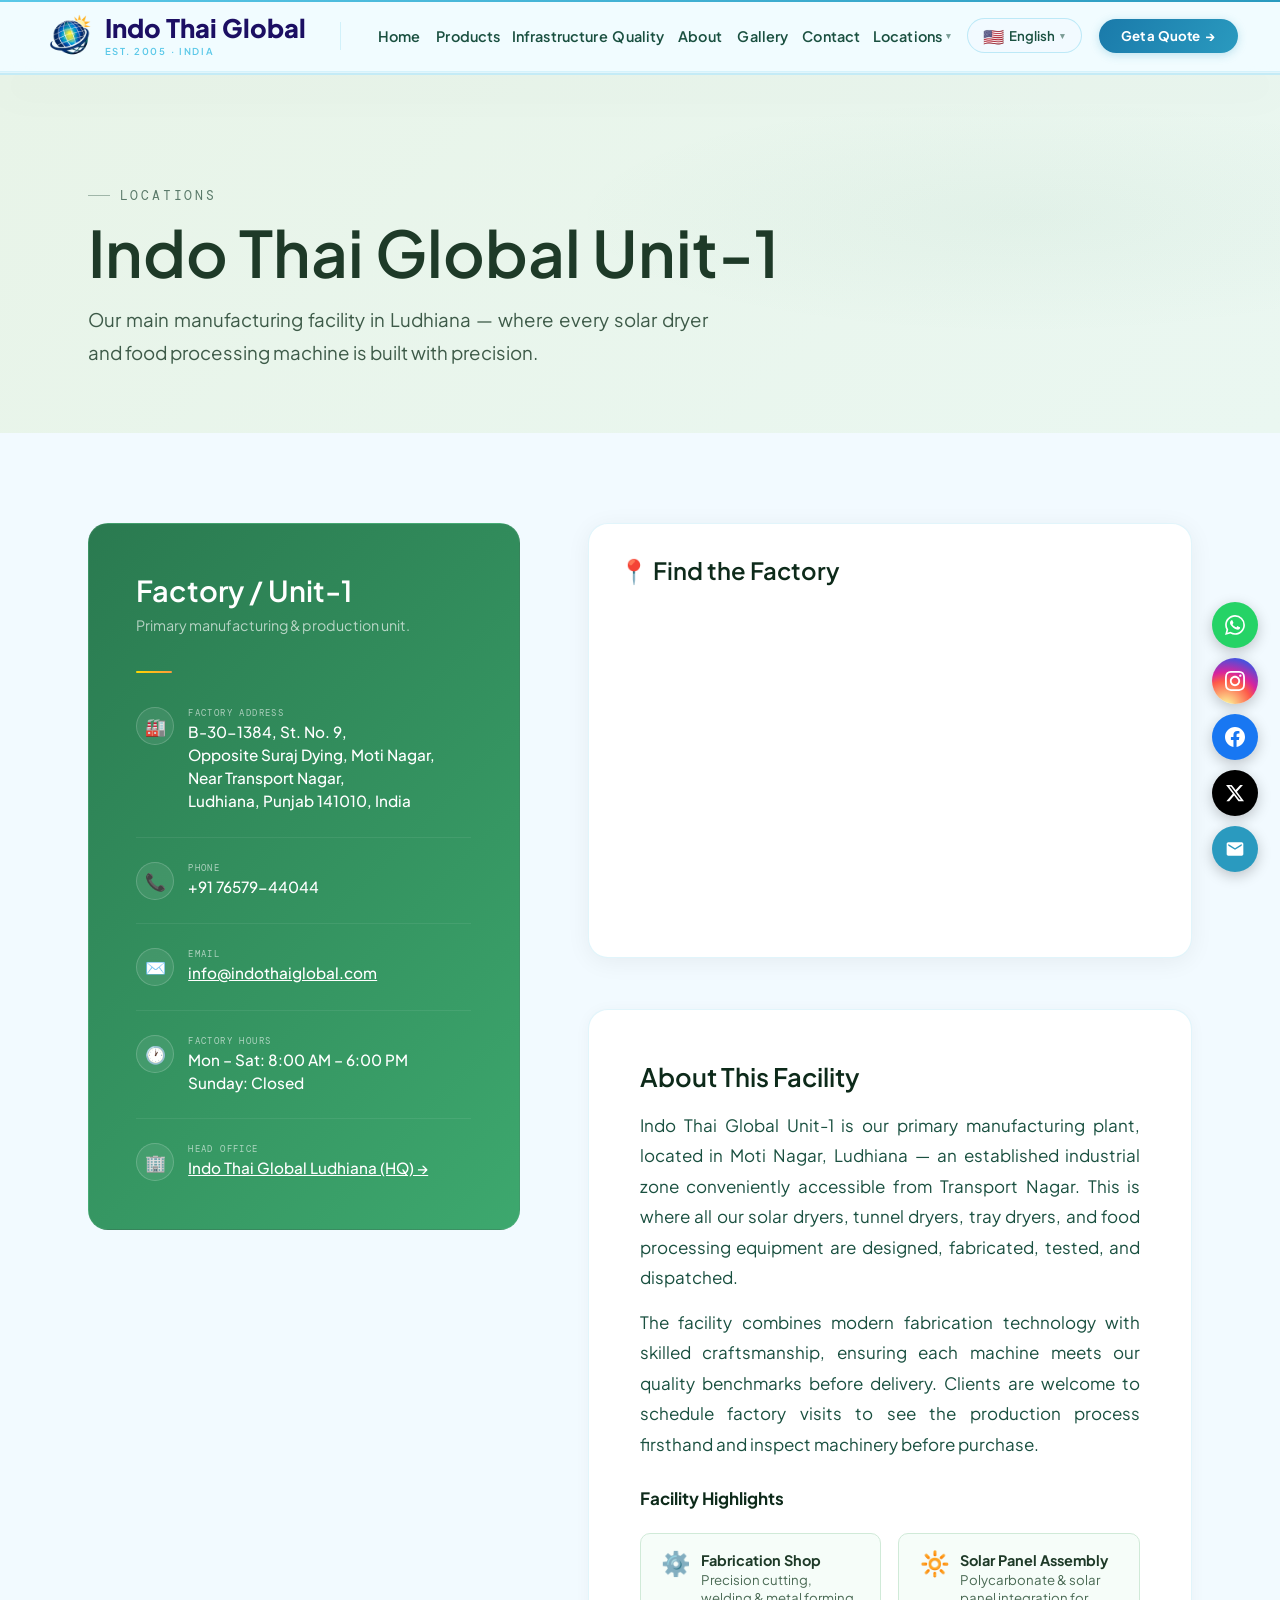
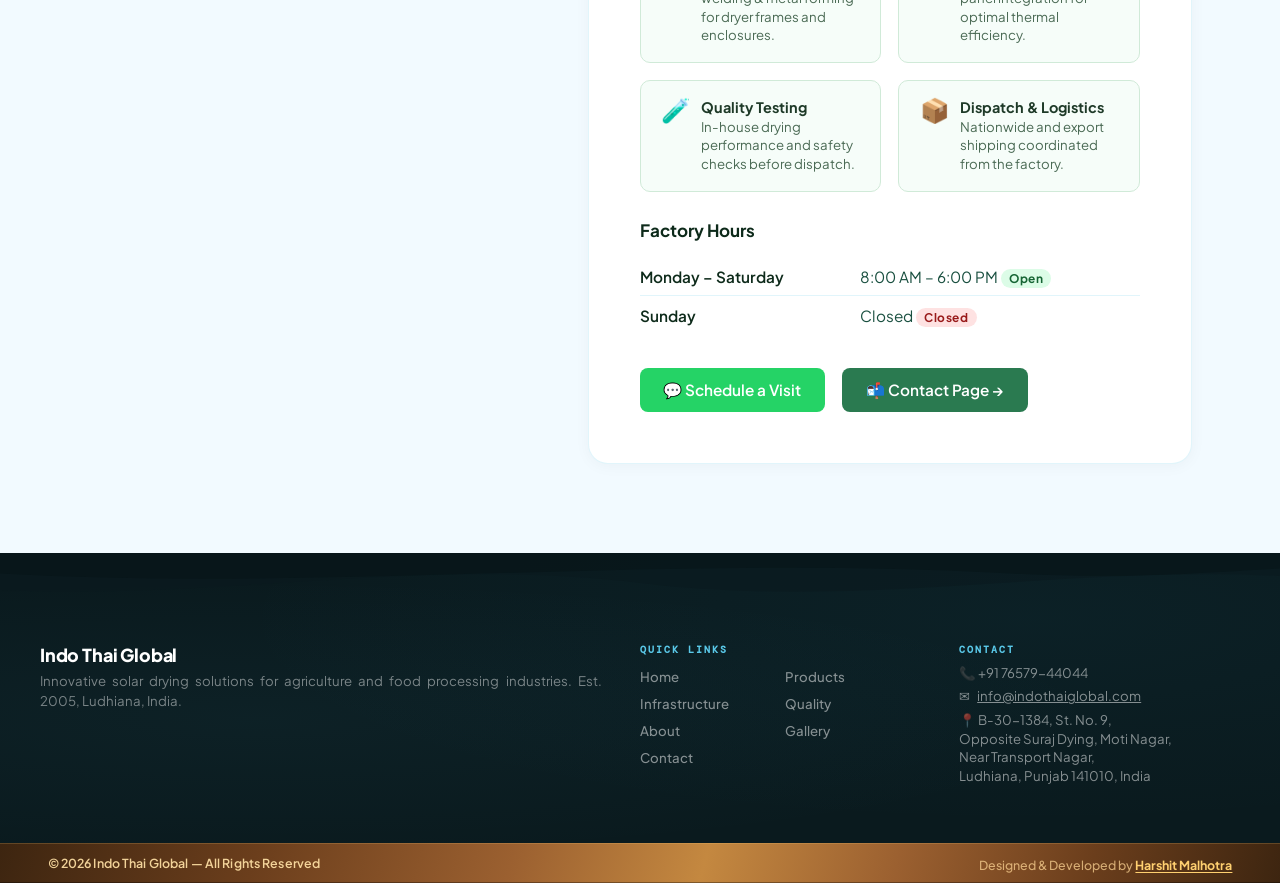
<file: indo-thai-global-unit-1.html>
<!DOCTYPE html>
<html lang="en">
<head>
  <meta charset="UTF-8"/>
  <meta name="viewport" content="width=device-width, initial-scale=1.0"/>
  <title>Contact — Indo Thai Global</title>
  <link rel="icon" href="assets/logo.png" type="image/png"/>
  <link rel="stylesheet" href="css/global.css"/>
  <link rel="stylesheet" href="css/navbar.css"/>
  <!-- Google Tag Manager -->
<script>
(function(w,d,s,l,i){w[l]=w[l]||[];w[l].push({'gtm.start':
new Date().getTime(),event:'gtm.js'});var f=d.getElementsByTagName(s)[0],
j=d.createElement(s),dl=l!='dataLayer'?'&l='+l:'';j.async=true;j.src=
'https://www.googletagmanager.com/gtm.js?id='+i+dl;f.parentNode.insertBefore(j,f);
})(window,document,'script','dataLayer','GTM-MRRNVJR5');
</script>
<!-- End Google Tag Manager -->
</head>
<body>

<!-- Google Tag Manager (noscript) -->
<noscript>
  <iframe src="https://www.googletagmanager.com/ns.html?id=GTM-MRRNVJR5"
  height="0" width="0" style="display:none;visibility:hidden"></iframe>
</noscript>
<!-- End Google Tag Manager (noscript) -->

<nav class="nav" id="nav">
  <div class="nav-accent" aria-hidden="true"></div>
  <div class="nav-progress" id="navProgress" aria-hidden="true"></div>
  <div class="nav-inner">

    <a href="home.html" class="nav-brand" aria-label="Indo Thai Global — Home">
      <img src="assets/logo.png" alt="Indo Thai Global" class="nav-logo" draggable="false"/>
      <div class="nav-brand-words">
        <span class="nav-brand-name">Indo Thai Global</span>
        <span class="nav-brand-tag">Est. 2005 &middot; India</span>
      </div>
    </a>

    <div class="nav-divider" aria-hidden="true"></div>

    <ul class="nav-links" role="list">
      <li><a href="home.html"           class="nav-link">Home</a></li>
      <li><a href="products.html"       class="nav-link">Products</a></li>
      <li><a href="infrastructure.html" class="nav-link">Infrastructure</a></li>
      <li><a href="quality.html"        class="nav-link">Quality</a></li>
      <li><a href="about.html"          class="nav-link">About</a></li>
      <li><a href="gallery.html"        class="nav-link">Gallery</a></li>
      <li><a href="contact.html"        class="nav-link">Contact</a></li>
      <li class="nav-has-dropdown">
        <button class="nav-link nav-dropdown-btn" aria-haspopup="true" aria-expanded="false">
          Locations <span class="nav-lang-arrow">▾</span>
        </button>
        <ul class="nav-dropdown" role="list">
          <li><a href="ludhiana.html" class="nav-dropdown-link">Indo Thai Global Ludhiana</a></li>
          <li><a href="indo-thai-global-unit-1.html" class="nav-dropdown-link">Indo Thai Global Unit-1</a></li>
        </ul>
      </li>
    </ul>

    <div class="nav-lang" id="navLang">
      <button class="nav-lang-btn" id="langBtn" aria-label="Select language" aria-haspopup="listbox" aria-expanded="false">
        <span class="nav-lang-flag" id="langFlag">🇺🇸</span>
        <span id="langCurrent">English</span>
        <span class="nav-lang-arrow">▾</span>
      </button>
      <div class="nav-lang-dropdown" id="langDropdown" role="listbox">
        <div class="lang-search-wrap">
          <input class="lang-search" id="langSearch" type="text" placeholder="Search language…" autocomplete="off"/>
        </div>
        <div class="lang-options-scroll" id="langOptionsScroll"></div>
      </div>
    </div>

    <a href="quote.html" class="nav-cta">Get a Quote <span class="cta-arrow">→</span></a>

    <button class="nav-burger" id="burger" aria-label="Toggle navigation" aria-expanded="false" aria-controls="drawer">
      <span class="burger-line"></span>
      <span class="burger-line"></span>
      <span class="burger-line"></span>
    </button>

  </div>
</nav>

<div class="nav-drawer" id="drawer" role="navigation" aria-label="Mobile navigation">
  <ul class="drawer-links" role="list">
    <li><a href="home.html"           class="drawer-link">Home           <span class="drawer-arrow">›</span></a></li>
    <li><a href="products.html"       class="drawer-link">Products       <span class="drawer-arrow">›</span></a></li>
    <li><a href="infrastructure.html" class="drawer-link">Infrastructure <span class="drawer-arrow">›</span></a></li>
    <li><a href="quality.html"        class="drawer-link">Quality        <span class="drawer-arrow">›</span></a></li>
    <li><a href="about.html"          class="drawer-link">About          <span class="drawer-arrow">›</span></a></li>
    <li><a href="gallery.html"        class="drawer-link">Gallery        <span class="drawer-arrow">›</span></a></li>
    <li><a href="contact.html"        class="drawer-link">Contact        <span class="drawer-arrow">›</span></a></li>
    <li class="drawer-has-dropdown">
        <button class="drawer-dropdown-btn">
          Locations <span class="drawer-arrow">›</span>
        </button>
        <ul class="drawer-sub" role="list">
          <li><a href="ludhiana.html" class="drawer-link drawer-sub-link">Indo Thai Global Ludhiana <span class="drawer-arrow">›</span></a></li>
          <li><a href="indo-thai-global-unit-1.html" class="drawer-link drawer-sub-link">Indo Thai Global Unit-1 <span class="drawer-arrow">›</span></a></li>
        </ul>
    </li>
  </ul>
  <div class="drawer-cta-wrap">
    <a href="quote.html" class="drawer-cta">Get a Quote →</a>
  </div>
</div>

<style>
  p { text-align: justify; }
  .page-hero {
    background: linear-gradient(135deg, #e8f4e8 0%, #eaf7f1 100%);
    padding: clamp(5rem,9vw,7rem) 0 clamp(3rem,5vw,4rem);
    position: relative; overflow: hidden;
  }
  .page-hero::after {
    content: ''; position: absolute; inset: 0;
    background: radial-gradient(ellipse 60% 55% at 80% 40%, rgba(34,120,80,0.04) 0%, transparent 60%);
    pointer-events: none;
  }
  .page-hero-inner { position: relative; z-index: 1; }
  .page-hero-label {
    font-family: var(--font-mono); font-size: 0.75rem; letter-spacing: 0.22em;
    text-transform: uppercase; color: #5a7a6a; margin-bottom: 0.8rem;
    display: flex; align-items: center; gap: 10px;
  }
  .page-hero-label::before { content: ''; display: block; width: 22px; height: 1px; background:#5a7a6a; opacity: 0.5; }
  .page-hero-title {
    font-family: var(--font-serif); font-size: clamp(2.4rem,5vw,4rem);
    font-weight: 600; color: #1e3a28; line-height: 1.08; margin-bottom: 1rem;
  }
  .page-hero-title em {
    font-style: italic;
    background: linear-gradient(108deg, #2a8a5a 0%, #4fc88a 100%);
    -webkit-background-clip: text; background-clip: text; -webkit-text-fill-color: transparent;
  }
  .page-hero-sub { font-size: 1.1rem; color: #3d5a48; max-width: 620px; line-height: 1.75; }
 
  .loc-body { padding: clamp(4rem,7vw,6rem) 0; background: var(--off-white); }
  .loc-grid {
    display: grid;
    grid-template-columns: 1fr 1.4fr;
    gap: 4rem;
    align-items: start;
  }
 
  /* info card — green for factory */
  .loc-info-card {
    background: linear-gradient(135deg, #2a7a50 0%, #3da86e 100%);
    border-radius: var(--r-lg);
    padding: clamp(2rem,4vw,2.8rem);
    border: 1px solid rgba(255,255,255,0.06);
  }
  .loc-info-title {
    font-family: var(--font-serif);
    font-size: 1.7rem; font-weight: 600; color: #fff; margin-bottom: 0.4rem;
  }
  .loc-info-sub {
    font-size: 0.84rem; color: rgba(255,255,255,0.65); margin-bottom: 2rem; line-height: 1.6;
  }
  .ci-rule { width: 36px; height: 2px; background: linear-gradient(90deg, #ffd700, #ff9a3c); border-radius: 2px; margin-bottom: 2rem; }
  .ci-item {
    display: flex; align-items: flex-start; gap: 14px;
    margin-bottom: 1.4rem; padding-bottom: 1.4rem;
    border-bottom: 1px solid rgba(255,255,255,0.07);
  }
  .ci-item:last-child { border-bottom: none; margin-bottom: 0; padding-bottom: 0; }
  .ci-icon {
    width: 38px; height: 38px; border-radius: 50%;
    background: rgba(255,255,255,0.08);
    border: 1px solid rgba(255,255,255,0.18);
    display: flex; align-items: center; justify-content: center;
    font-size: 1rem; flex-shrink: 0;
  }
  .ci-label {
    font-family: var(--font-mono); font-size: 0.55rem;
    letter-spacing: 0.15em; text-transform: uppercase;
    color: rgba(255,255,255,0.6); margin-bottom: 2px;
  }
  .ci-value {
    font-size: 0.9rem; font-weight: 500; color: #ffffff; line-height: 1.5;
  }
  .ci-value a { color: #fff; text-decoration: underline; }
 
  /* map */
  .map-wrap {
    background: var(--white);
    border-radius: var(--r-lg);
    padding: 1.8rem;
    border: 1px solid var(--border);
    box-shadow: 0 4px 24px rgba(0,0,0,0.06);
  }
  .map-title {
    font-family: var(--font-serif);
    font-size: 1.4rem; font-weight: 600; color: var(--text-dark); margin-bottom: 1.2rem;
  }
  .map-frame { width: 100%; height: 320px; border: 0; border-radius: var(--r-md); display: block; }
 
  /* about strip */
  .loc-about {
    margin-top: 3rem;
    background: var(--white);
    border-radius: var(--r-lg);
    padding: clamp(2rem,4vw,3rem);
    border: 1px solid var(--border);
    box-shadow: 0 2px 16px rgba(0,0,0,0.04);
  }
  .loc-about-title {
    font-family: var(--font-serif);
    font-size: 1.5rem; font-weight: 600; color: var(--text-dark); margin-bottom: 1rem;
  }
  .loc-about p { color: var(--text-mid); line-height: 1.8; margin-bottom: 0.8rem; }
  .loc-about p:last-child { margin-bottom: 0; }
 
  /* facility highlights */
  .facility-grid { display: grid; grid-template-columns: 1fr 1fr; gap: 1rem; margin: 1.4rem 0; }
  .facility-card {
    background: #f6fdf9; border: 1px solid #d0ead8;
    border-radius: 10px; padding: 1rem 1.2rem;
    display: flex; align-items: flex-start; gap: 10px;
  }
  .facility-icon { font-size: 1.4rem; line-height: 1; flex-shrink: 0; }
  .facility-name { font-weight: 700; font-size: 0.85rem; color: #1e3a28; margin-bottom: 2px; }
  .facility-desc { font-size: 0.78rem; color: #4a6a54; line-height: 1.4; }
 
  /* hours */
  .hours-table { width: 100%; border-collapse: collapse; margin-top: 1rem; }
  .hours-table tr { border-bottom: 1px solid var(--border); }
  .hours-table tr:last-child { border-bottom: none; }
  .hours-table td { padding: 0.55rem 0; font-size: 0.9rem; color: var(--text-mid); }
  .hours-table td:first-child { font-weight: 600; color: var(--text-dark); width: 44%; }
  .badge-open { background: #dcfce7; color: #166534; font-size: 0.7rem; font-weight: 700; padding: 2px 8px; border-radius: 20px; letter-spacing: 0.05em; }
  .badge-closed { background: #fee2e2; color: #991b1b; font-size: 0.7rem; font-weight: 700; padding: 2px 8px; border-radius: 20px; letter-spacing: 0.05em; }
 
  @media (max-width: 800px) {
    .loc-grid { grid-template-columns: 1fr; gap: 2.5rem; }
    .facility-grid { grid-template-columns: 1fr; }
  }
</style>
 
<main class="page-body">
 
  <section class="page-hero">
    <div class="container page-hero-inner">
      <div class="page-hero-label">Locations</div>
      <h1 class="page-hero-title">Indo Thai Global Unit-1</h1>
      <p class="page-hero-sub">Our main manufacturing facility in Ludhiana — where every solar dryer and food processing machine is built with precision.</p>
    </div>
  </section>
 
  <section class="loc-body">
    <div class="container">
      <div class="loc-grid">
 
        <div class="loc-info-card">
          <h2 class="loc-info-title">Factory / Unit-1</h2>
          <p class="loc-info-sub">Primary manufacturing &amp; production unit.</p>
          <div class="ci-rule"></div>
 
          <div class="ci-item">
            <div class="ci-icon">🏭</div>
            <div>
              <div class="ci-label">Factory Address</div>
              <div class="ci-value">B-30-1384, St. No. 9,<br>Opposite Suraj Dying, Moti Nagar,<br>Near Transport Nagar,<br>Ludhiana, Punjab 141010, India</div>
            </div>
          </div>
 
          <div class="ci-item">
            <div class="ci-icon">📞</div>
            <div>
              <div class="ci-label">Phone</div>
              <div class="ci-value">+91 76579-44044</div>
            </div>
          </div>
 
          <div class="ci-item">
            <div class="ci-icon">✉️</div>
            <div>
              <div class="ci-label">Email</div>
              <div class="ci-value"><a href="mailto:info@indothaiglobal.com">info@indothaiglobal.com</a></div>
            </div>
          </div>
 
          <div class="ci-item">
            <div class="ci-icon">🕐</div>
            <div>
              <div class="ci-label">Factory Hours</div>
              <div class="ci-value">Mon – Sat: 8:00 AM – 6:00 PM<br>Sunday: Closed</div>
            </div>
          </div>
 
          <div class="ci-item">
            <div class="ci-icon">🏢</div>
            <div>
              <div class="ci-label">Head Office</div>
              <div class="ci-value"><a href="ludhiana.html">Indo Thai Global Ludhiana (HQ) →</a></div>
            </div>
          </div>
        </div>
 
        <div>
          <div class="map-wrap">
            <h3 class="map-title">📍 Find the Factory</h3>
            <iframe class="map-frame"
              src="https://www.google.com/maps/embed?pb=!1m18!1m12!1m3!1d3423.603426820524!2d75.88311661289194!3d30.897753159531387!2m3!1f0!2f0!3f0!3m2!1i1024!2i768!4f13.1!3m3!1m2!1s0x391a83f924f41afb%3A0xf4df8a2dac9e68d8!2sIndo%20Thai%20Global%20Unit-1!5e0!3m2!1sen!2sin!4v1778311815250!5m2!1sen!2sin"
              allowfullscreen="" loading="lazy"
              referrerpolicy="no-referrer-when-downgrade"
              title="Indo Thai Global Unit-1 Factory Location">
            </iframe>
          </div>
 
          <div class="loc-about">
            <h3 class="loc-about-title">About This Facility</h3>
            <p>Indo Thai Global Unit-1 is our primary manufacturing plant, located in Moti Nagar, Ludhiana — an established industrial zone conveniently accessible from Transport Nagar. This is where all our solar dryers, tunnel dryers, tray dryers, and food processing equipment are designed, fabricated, tested, and dispatched.</p>
            <p>The facility combines modern fabrication technology with skilled craftsmanship, ensuring each machine meets our quality benchmarks before delivery. Clients are welcome to schedule factory visits to see the production process firsthand and inspect machinery before purchase.</p>
 
            <h4 style="margin-top:1.6rem; margin-bottom:1rem; font-size:1rem; color:var(--text-dark);">Facility Highlights</h4>
            <div class="facility-grid">
              <div class="facility-card">
                <div class="facility-icon">⚙️</div>
                <div>
                  <div class="facility-name">Fabrication Shop</div>
                  <div class="facility-desc">Precision cutting, welding &amp; metal forming for dryer frames and enclosures.</div>
                </div>
              </div>
              <div class="facility-card">
                <div class="facility-icon">🔆</div>
                <div>
                  <div class="facility-name">Solar Panel Assembly</div>
                  <div class="facility-desc">Polycarbonate &amp; solar panel integration for optimal thermal efficiency.</div>
                </div>
              </div>
              <div class="facility-card">
                <div class="facility-icon">🧪</div>
                <div>
                  <div class="facility-name">Quality Testing</div>
                  <div class="facility-desc">In-house drying performance and safety checks before dispatch.</div>
                </div>
              </div>
              <div class="facility-card">
                <div class="facility-icon">📦</div>
                <div>
                  <div class="facility-name">Dispatch &amp; Logistics</div>
                  <div class="facility-desc">Nationwide and export shipping coordinated from the factory.</div>
                </div>
              </div>
            </div>
 
            <h4 style="margin-top:1.6rem; margin-bottom:0.5rem; font-size:1rem; color:var(--text-dark);">Factory Hours</h4>
            <table class="hours-table">
              <tr><td>Monday – Saturday</td><td>8:00 AM – 6:00 PM <span class="badge-open">Open</span></td></tr>
              <tr><td>Sunday</td><td>Closed <span class="badge-closed">Closed</span></td></tr>
            </table>
 
            <div style="margin-top:2rem; display:flex; gap:1rem; flex-wrap:wrap;">
              <a href="https://wa.me/917657944044?text=Hello%20Indo%20Thai%20Global%2C%20I%20would%20like%20to%20schedule%20a%20factory%20visit."
                 target="_blank" rel="noopener"
                 style="display:inline-flex;align-items:center;gap:8px;background:#25d366;color:#fff;padding:0.7rem 1.4rem;border-radius:8px;font-weight:600;font-size:0.9rem;text-decoration:none;">
                💬 Schedule a Visit
              </a>
              <a href="quote.html"
                 style="display:inline-flex;align-items:center;gap:8px;background:#2a7a50;color:#fff;padding:0.7rem 1.4rem;border-radius:8px;font-weight:600;font-size:0.9rem;text-decoration:none;">
                📬 Contact Page →
              </a>
            </div>
          </div>
        </div>
 
      </div>
    </div>
  </section>
 
</main>


<!-- ░░ FOOTER ░░ -->
<footer class="site-footer">
  <div class="container footer-grid">

    <div class="footer-col">
      <h3 class="footer-brand">Indo Thai Global</h3>
      <p class="footer-text">
        Innovative solar drying solutions for agriculture and food processing industries.
        Est. 2005, Ludhiana, India.
      </p>
    </div>

    <div class="footer-col">
      <h4 class="footer-title">Quick Links</h4>
      <ul class="footer-links">
        <li><a href="home.html">Home</a></li>
        <li><a href="products.html">Products</a></li>
        <li><a href="infrastructure.html">Infrastructure</a></li>
        <li><a href="quality.html">Quality</a></li>
        <li><a href="about.html">About</a></li>
        <li><a href="gallery.html">Gallery</a></li>
        <li><a href="contact.html">Contact</a></li>
      </ul>
    </div>

    <div class="footer-col">
      <h4 class="footer-title">Contact</h4>
      <div class="footer-contact-item">&#128222; +91 76579-44044</div><div class="footer-contact-item">
  &#9993; <a href="mailto:indothaiglobal20@gmail.com">info@indothaiglobal.com</a>
</div>
   <div class="footer-contact-item">&#128205; B-30-1384, St. No. 9,<br>Opposite Suraj Dying, Moti Nagar,<br>Near Transport Nagar,<br>Ludhiana, Punjab 141010, India</div>
    </div>

  </div>
  <div class="footer-bottom">
    <div class="footer-bottom-inner">
      <span class="footer-copy">&#169; 2026 Indo Thai Global &#8212; All Rights Reserved</span>
      <div class="footer-dev-inner">
        <span class="footer-dev-text">Designed &amp; Developed by </span>
        <a href="https://www.linkedin.com/in/harshit-malhotra-20b333200/" target="_blank" rel="noopener noreferrer" class="footer-dev-link">Harshit Malhotra</a>
      </div>
    </div>
  </div>
</footer>

<script>
(function () {
  var COUNTRIES = [
    // Popular
    {f:'🇮🇳', n:'India',                  c:'+91',   pop:true},
    {f:'🇺🇸', n:'United States',           c:'+1',    pop:true},
    {f:'🇬🇧', n:'United Kingdom',          c:'+44',   pop:true},
    {f:'🇦🇪', n:'United Arab Emirates',    c:'+971',  pop:true},
    {f:'🇹🇭', n:'Thailand',                c:'+66',   pop:true},
    {f:'🇸🇬', n:'Singapore',               c:'+65',   pop:true},
    {f:'🇦🇺', n:'Australia',               c:'+61',   pop:true},
    // All
    {f:'🇦🇫', n:'Afghanistan',             c:'+93'},
    {f:'🇦🇱', n:'Albania',                 c:'+355'},
    {f:'🇩🇿', n:'Algeria',                 c:'+213'},
    {f:'🇦🇩', n:'Andorra',                 c:'+376'},
    {f:'🇦🇴', n:'Angola',                  c:'+244'},
    {f:'🇦🇬', n:'Antigua and Barbuda',     c:'+1268'},
    {f:'🇦🇷', n:'Argentina',               c:'+54'},
    {f:'🇦🇲', n:'Armenia',                 c:'+374'},
    {f:'🇦🇹', n:'Austria',                 c:'+43'},
    {f:'🇦🇿', n:'Azerbaijan',              c:'+994'},
    {f:'🇧🇸', n:'Bahamas',                 c:'+1242'},
    {f:'🇧🇭', n:'Bahrain',                 c:'+973'},
    {f:'🇧🇩', n:'Bangladesh',              c:'+880'},
    {f:'🇧🇧', n:'Barbados',                c:'+1246'},
    {f:'🇧🇾', n:'Belarus',                 c:'+375'},
    {f:'🇧🇪', n:'Belgium',                 c:'+32'},
    {f:'🇧🇿', n:'Belize',                  c:'+501'},
    {f:'🇧🇯', n:'Benin',                   c:'+229'},
    {f:'🇧🇹', n:'Bhutan',                  c:'+975'},
    {f:'🇧🇴', n:'Bolivia',                 c:'+591'},
    {f:'🇧🇦', n:'Bosnia and Herzegovina',  c:'+387'},
    {f:'🇧🇼', n:'Botswana',                c:'+267'},
    {f:'🇧🇷', n:'Brazil',                  c:'+55'},
    {f:'🇧🇳', n:'Brunei',                  c:'+673'},
    {f:'🇧🇬', n:'Bulgaria',                c:'+359'},
    {f:'🇧🇫', n:'Burkina Faso',            c:'+226'},
    {f:'🇧🇮', n:'Burundi',                 c:'+257'},
    {f:'🇨🇻', n:'Cabo Verde',              c:'+238'},
    {f:'🇰🇭', n:'Cambodia',                c:'+855'},
    {f:'🇨🇲', n:'Cameroon',                c:'+237'},
    {f:'🇨🇦', n:'Canada',                  c:'+1'},
    {f:'🇨🇫', n:'Central African Republic',c:'+236'},
    {f:'🇹🇩', n:'Chad',                    c:'+235'},
    {f:'🇨🇱', n:'Chile',                   c:'+56'},
    {f:'🇨🇳', n:'China',                   c:'+86'},
    {f:'🇨🇴', n:'Colombia',                c:'+57'},
    {f:'🇰🇲', n:'Comoros',                 c:'+269'},
    {f:'🇨🇩', n:'Congo (DRC)',             c:'+243'},
    {f:'🇨🇬', n:'Congo (Republic)',        c:'+242'},
    {f:'🇨🇷', n:'Costa Rica',              c:'+506'},
    {f:'🇭🇷', n:'Croatia',                 c:'+385'},
    {f:'🇨🇺', n:'Cuba',                    c:'+53'},
    {f:'🇨🇾', n:'Cyprus',                  c:'+357'},
    {f:'🇨🇿', n:'Czech Republic',          c:'+420'},
    {f:'🇩🇰', n:'Denmark',                 c:'+45'},
    {f:'🇩🇯', n:'Djibouti',                c:'+253'},
    {f:'🇩🇲', n:'Dominica',                c:'+1767'},
    {f:'🇩🇴', n:'Dominican Republic',      c:'+1809'},
    {f:'🇪🇨', n:'Ecuador',                 c:'+593'},
    {f:'🇪🇬', n:'Egypt',                   c:'+20'},
    {f:'🇸🇻', n:'El Salvador',             c:'+503'},
    {f:'🇬🇶', n:'Equatorial Guinea',       c:'+240'},
    {f:'🇪🇷', n:'Eritrea',                 c:'+291'},
    {f:'🇪🇪', n:'Estonia',                 c:'+372'},
    {f:'🇸🇿', n:'Eswatini',                c:'+268'},
    {f:'🇪🇹', n:'Ethiopia',                c:'+251'},
    {f:'🇫🇯', n:'Fiji',                    c:'+679'},
    {f:'🇫🇮', n:'Finland',                 c:'+358'},
    {f:'🇫🇷', n:'France',                  c:'+33'},
    {f:'🇬🇦', n:'Gabon',                   c:'+241'},
    {f:'🇬🇲', n:'Gambia',                  c:'+220'},
    {f:'🇬🇪', n:'Georgia',                 c:'+995'},
    {f:'🇩🇪', n:'Germany',                 c:'+49'},
    {f:'🇬🇭', n:'Ghana',                   c:'+233'},
    {f:'🇬🇷', n:'Greece',                  c:'+30'},
    {f:'🇬🇩', n:'Grenada',                 c:'+1473'},
    {f:'🇬🇹', n:'Guatemala',               c:'+502'},
    {f:'🇬🇳', n:'Guinea',                  c:'+224'},
    {f:'🇬🇼', n:'Guinea-Bissau',           c:'+245'},
    {f:'🇬🇾', n:'Guyana',                  c:'+592'},
    {f:'🇭🇹', n:'Haiti',                   c:'+509'},
    {f:'🇭🇳', n:'Honduras',                c:'+504'},
    {f:'🇭🇺', n:'Hungary',                 c:'+36'},
    {f:'🇮🇸', n:'Iceland',                 c:'+354'},
    {f:'🇮🇩', n:'Indonesia',               c:'+62'},
    {f:'🇮🇷', n:'Iran',                    c:'+98'},
    {f:'🇮🇶', n:'Iraq',                    c:'+964'},
    {f:'🇮🇪', n:'Ireland',                 c:'+353'},
    {f:'🇮🇱', n:'Israel',                  c:'+972'},
    {f:'🇮🇹', n:'Italy',                   c:'+39'},
    {f:'🇯🇲', n:'Jamaica',                 c:'+1876'},
    {f:'🇯🇵', n:'Japan',                   c:'+81'},
    {f:'🇯🇴', n:'Jordan',                  c:'+962'},
    {f:'🇰🇿', n:'Kazakhstan',              c:'+7'},
    {f:'🇰🇪', n:'Kenya',                   c:'+254'},
    {f:'🇰🇮', n:'Kiribati',                c:'+686'},
    {f:'🇽🇰', n:'Kosovo',                  c:'+383'},
    {f:'🇰🇼', n:'Kuwait',                  c:'+965'},
    {f:'🇰🇬', n:'Kyrgyzstan',              c:'+996'},
    {f:'🇱🇦', n:'Laos',                    c:'+856'},
    {f:'🇱🇻', n:'Latvia',                  c:'+371'},
    {f:'🇱🇧', n:'Lebanon',                 c:'+961'},
    {f:'🇱🇸', n:'Lesotho',                 c:'+266'},
    {f:'🇱🇷', n:'Liberia',                 c:'+231'},
    {f:'🇱🇾', n:'Libya',                   c:'+218'},
    {f:'🇱🇮', n:'Liechtenstein',           c:'+423'},
    {f:'🇱🇹', n:'Lithuania',               c:'+370'},
    {f:'🇱🇺', n:'Luxembourg',              c:'+352'},
    {f:'🇲🇬', n:'Madagascar',              c:'+261'},
    {f:'🇲🇼', n:'Malawi',                  c:'+265'},
    {f:'🇲🇾', n:'Malaysia',                c:'+60'},
    {f:'🇲🇻', n:'Maldives',                c:'+960'},
    {f:'🇲🇱', n:'Mali',                    c:'+223'},
    {f:'🇲🇹', n:'Malta',                   c:'+356'},
    {f:'🇲🇭', n:'Marshall Islands',        c:'+692'},
    {f:'🇲🇷', n:'Mauritania',              c:'+222'},
    {f:'🇲🇺', n:'Mauritius',               c:'+230'},
    {f:'🇲🇽', n:'Mexico',                  c:'+52'},
    {f:'🇫🇲', n:'Micronesia',              c:'+691'},
    {f:'🇲🇩', n:'Moldova',                 c:'+373'},
    {f:'🇲🇨', n:'Monaco',                  c:'+377'},
    {f:'🇲🇳', n:'Mongolia',                c:'+976'},
    {f:'🇲🇪', n:'Montenegro',              c:'+382'},
    {f:'🇲🇦', n:'Morocco',                 c:'+212'},
    {f:'🇲🇿', n:'Mozambique',              c:'+258'},
    {f:'🇲🇲', n:'Myanmar',                 c:'+95'},
    {f:'🇳🇦', n:'Namibia',                 c:'+264'},
    {f:'🇳🇷', n:'Nauru',                   c:'+674'},
    {f:'🇳🇵', n:'Nepal',                   c:'+977'},
    {f:'🇳🇱', n:'Netherlands',             c:'+31'},
    {f:'🇳🇿', n:'New Zealand',             c:'+64'},
    {f:'🇳🇮', n:'Nicaragua',               c:'+505'},
    {f:'🇳🇪', n:'Niger',                   c:'+227'},
    {f:'🇳🇬', n:'Nigeria',                 c:'+234'},
    {f:'🇲🇰', n:'North Macedonia',         c:'+389'},
    {f:'🇳🇴', n:'Norway',                  c:'+47'},
    {f:'🇴🇲', n:'Oman',                    c:'+968'},
    {f:'🇵🇰', n:'Pakistan',                c:'+92'},
    {f:'🇵🇼', n:'Palau',                   c:'+680'},
    {f:'🇵🇸', n:'Palestine',               c:'+970'},
    {f:'🇵🇦', n:'Panama',                  c:'+507'},
    {f:'🇵🇬', n:'Papua New Guinea',        c:'+675'},
    {f:'🇵🇾', n:'Paraguay',                c:'+595'},
    {f:'🇵🇪', n:'Peru',                    c:'+51'},
    {f:'🇵🇭', n:'Philippines',             c:'+63'},
    {f:'🇵🇱', n:'Poland',                  c:'+48'},
    {f:'🇵🇹', n:'Portugal',                c:'+351'},
    {f:'🇶🇦', n:'Qatar',                   c:'+974'},
    {f:'🇷🇴', n:'Romania',                 c:'+40'},
    {f:'🇷🇺', n:'Russia',                  c:'+7'},
    {f:'🇷🇼', n:'Rwanda',                  c:'+250'},
    {f:'🇰🇳', n:'Saint Kitts and Nevis',   c:'+1869'},
    {f:'🇱🇨', n:'Saint Lucia',             c:'+1758'},
    {f:'🇻🇨', n:'Saint Vincent',           c:'+1784'},
    {f:'🇼🇸', n:'Samoa',                   c:'+685'},
    {f:'🇸🇲', n:'San Marino',              c:'+378'},
    {f:'🇸🇹', n:'Sao Tome and Principe',   c:'+239'},
    {f:'🇸🇦', n:'Saudi Arabia',            c:'+966'},
    {f:'🇸🇳', n:'Senegal',                 c:'+221'},
    {f:'🇷🇸', n:'Serbia',                  c:'+381'},
    {f:'🇸🇨', n:'Seychelles',              c:'+248'},
    {f:'🇸🇱', n:'Sierra Leone',            c:'+232'},
    {f:'🇸🇰', n:'Slovakia',                c:'+421'},
    {f:'🇸🇮', n:'Slovenia',                c:'+386'},
    {f:'🇸🇧', n:'Solomon Islands',         c:'+677'},
    {f:'🇸🇴', n:'Somalia',                 c:'+252'},
    {f:'🇿🇦', n:'South Africa',            c:'+27'},
    {f:'🇸🇸', n:'South Sudan',             c:'+211'},
    {f:'🇪🇸', n:'Spain',                   c:'+34'},
    {f:'🇱🇰', n:'Sri Lanka',               c:'+94'},
    {f:'🇸🇩', n:'Sudan',                   c:'+249'},
    {f:'🇸🇷', n:'Suriname',                c:'+597'},
    {f:'🇸🇪', n:'Sweden',                  c:'+46'},
    {f:'🇨🇭', n:'Switzerland',             c:'+41'},
    {f:'🇸🇾', n:'Syria',                   c:'+963'},
    {f:'🇹🇼', n:'Taiwan',                  c:'+886'},
    {f:'🇹🇯', n:'Tajikistan',              c:'+992'},
    {f:'🇹🇿', n:'Tanzania',                c:'+255'},
    {f:'🇹🇱', n:'Timor-Leste',             c:'+670'},
    {f:'🇹🇬', n:'Togo',                    c:'+228'},
    {f:'🇹🇴', n:'Tonga',                   c:'+676'},
    {f:'🇹🇹', n:'Trinidad and Tobago',     c:'+1868'},
    {f:'🇹🇳', n:'Tunisia',                 c:'+216'},
    {f:'🇹🇷', n:'Turkey',                  c:'+90'},
    {f:'🇹🇲', n:'Turkmenistan',            c:'+993'},
    {f:'🇹🇻', n:'Tuvalu',                  c:'+688'},
    {f:'🇺🇬', n:'Uganda',                  c:'+256'},
    {f:'🇺🇦', n:'Ukraine',                 c:'+380'},
    {f:'🇺🇾', n:'Uruguay',                 c:'+598'},
    {f:'🇺🇿', n:'Uzbekistan',              c:'+998'},
    {f:'🇻🇺', n:'Vanuatu',                 c:'+678'},
    {f:'🇻🇦', n:'Vatican City',            c:'+379'},
    {f:'🇻🇪', n:'Venezuela',               c:'+58'},
    {f:'🇻🇳', n:'Vietnam',                 c:'+84'},
    {f:'🇾🇪', n:'Yemen',                   c:'+967'},
    {f:'🇿🇲', n:'Zambia',                  c:'+260'},
    {f:'🇿🇼', n:'Zimbabwe',                c:'+263'}
  ];

  var picker   = document.getElementById('countryPicker');
  var cpBtn    = document.getElementById('cpBtn');
  var cpFlag   = document.getElementById('cpFlag');
  var cpCode   = document.getElementById('cpCode');
  var cpSearch = document.getElementById('cpSearch');
  var cpList   = document.getElementById('cpList');
  var hidden   = document.getElementById('eq-country-val');
  if (!picker || !cpBtn || !cpList) return;

  /* Build list */
  function buildList() {
    cpList.innerHTML = '';

    var popLabel = document.createElement('div');
    popLabel.className = 'cp-group-label';
    popLabel.textContent = '⭐ Popular';
    cpList.appendChild(popLabel);

    COUNTRIES.forEach(function(ct, idx) {
      if (ct.pop) cpList.appendChild(makeItem(ct, idx));
    });

    var allLabel = document.createElement('div');
    allLabel.className = 'cp-group-label';
    allLabel.textContent = '🌍 All Countries';
    cpList.appendChild(allLabel);

    COUNTRIES.forEach(function(ct, idx) {
      if (!ct.pop) cpList.appendChild(makeItem(ct, idx));
    });
  }

  function makeItem(ct, idx) {
    var btn = document.createElement('button');
    btn.type = 'button';
    btn.className = 'cp-item' + (ct.c === '+91' && ct.n === 'India' ? ' active' : '');
    btn.setAttribute('data-name', ct.n.toLowerCase());
    btn.setAttribute('data-code', ct.c);
    btn.innerHTML =
      '<span class="cp-item-flag">' + ct.f + '</span>' +
      '<span class="cp-item-name">' + ct.n + '</span>' +
      '<span class="cp-item-code">' + ct.c + '</span>';
    btn.addEventListener('click', function(e) {
      e.stopPropagation();
      select(ct);
    });
    return btn;
  }

  function select(ct) {
    cpFlag.textContent = ct.f;
    cpCode.textContent = ct.c;
    if (hidden) hidden.value = ct.c;
    cpList.querySelectorAll('.cp-item').forEach(function(el) { el.classList.remove('active'); });
    cpList.querySelectorAll('.cp-item').forEach(function(el) {
      if (el.getAttribute('data-name') === ct.n.toLowerCase() && el.getAttribute('data-code') === ct.c) {
        el.classList.add('active');
      }
    });
    picker.classList.remove('open');
    cpBtn.setAttribute('aria-expanded', 'false');
    if (cpSearch) { cpSearch.value = ''; filterList(''); }
  }

  function filterList(q) {
    q = q.toLowerCase().trim();
    var items = cpList.querySelectorAll('.cp-item');
    var noResults = cpList.querySelector('.cp-no-results');
    var visible = 0;
    items.forEach(function(el) {
      var name = el.getAttribute('data-name') || '';
      var code = el.getAttribute('data-code') || '';
      var show = !q || name.indexOf(q) !== -1 || code.indexOf(q) !== -1;
      el.hidden = !show;
      if (show) visible++;
    });
    /* hide group labels when searching */
    cpList.querySelectorAll('.cp-group-label').forEach(function(lbl) {
      lbl.hidden = !!q;
    });
    if (!noResults) {
      noResults = document.createElement('div');
      noResults.className = 'cp-no-results';
      noResults.textContent = 'No countries found';
      cpList.appendChild(noResults);
    }
    noResults.hidden = visible > 0;
  }

  /* Toggle */
  cpBtn.addEventListener('click', function(e) {
    e.stopPropagation();
    var isOpen = picker.classList.toggle('open');
    cpBtn.setAttribute('aria-expanded', String(isOpen));
    if (isOpen && cpSearch) setTimeout(function() { cpSearch.focus(); }, 60);
  });

  document.addEventListener('click', function(e) {
    if (!picker.contains(e.target)) {
      picker.classList.remove('open');
      cpBtn.setAttribute('aria-expanded', 'false');
    }
  });

  document.addEventListener('keydown', function(e) {
    if (e.key === 'Escape') { picker.classList.remove('open'); cpBtn.setAttribute('aria-expanded','false'); }
  });

  if (cpSearch) {
    cpSearch.addEventListener('input', function() { filterList(this.value); });
  }

  buildList();
})();
</script>
<script src="js/navbar.js"></script>
<script src="js/home.js"></script>
<script src="js/global.js"></script>

<!-- ── Floating Social Dock ── -->
<style>
  .social-dock {
    position: fixed;
    bottom: 28px;
    right: 22px;
    z-index: 9999;
    display: flex;
    flex-direction: column;
    align-items: center;
    gap: 10px;
  }

  /* Individual link buttons */
  .social-dock__btn {
    width: 46px;
    height: 46px;
    border-radius: 50%;
    display: flex;
    align-items: center;
    justify-content: center;
    text-decoration: none;
    box-shadow: 0 4px 14px rgba(0,0,0,0.22);
    transition: transform 0.22s cubic-bezier(0.22,1,0.36,1),
                box-shadow 0.22s ease,
                opacity 0.25s ease;
    /* hidden by default */
    opacity: 1;
    transform: translateY(0) scale(1);
    pointer-events: auto;
  }
  .social-dock__btn svg {
    width: 20px;
    height: 20px;
    fill: #fff;
    flex-shrink: 0;
  }
  .social-dock__btn:hover {
    transform: translateY(-2px) scale(1.10) !important;
    box-shadow: 0 8px 22px rgba(0,0,0,0.30);
  }

  /* Brand colours */
  .social-dock__btn--wa      { background: #25d366; }
  .social-dock__btn--ig      { background: radial-gradient(circle at 30% 107%, #fdf497 0%, #fdf497 5%, #fd5949 45%, #d6249f 60%, #285AEB 90%); }
  .social-dock__btn--fb      { background: #1877f2; }
  .social-dock__btn--mail    { background: #2a9abf; }

  /* Toggle (main) button */
  .social-dock__toggle {
    width: 52px;
    height: 52px;
    border-radius: 50%;
    background: linear-gradient(135deg, #1a7aaa 0%, #2a9abf 100%);
    border: none;
    cursor: pointer;
    display: flex;
    align-items: center;
    justify-content: center;
    box-shadow: 0 4px 18px rgba(42,154,191,0.45);
    transition: transform 0.3s cubic-bezier(0.22,1,0.36,1),
                box-shadow 0.25s ease;
    z-index: 1;
  }
  .social-dock__toggle:hover {
    transform: scale(1.08);
    box-shadow: 0 7px 24px rgba(42,154,191,0.55);
  }
  .social-dock__toggle svg {
    width: 22px;
    height: 22px;
    fill: #fff;
    transition: transform 0.35s cubic-bezier(0.22,1,0.36,1), opacity 0.2s;
  }
  .social-dock__toggle .icon-close {
    position: absolute;
    opacity: 0;
    transform: rotate(-45deg);
  }

  /* Open state */
  .social-dock.is-open .social-dock__btn {
    opacity: 1;
    transform: translateY(0) scale(1);
    pointer-events: auto;
  }
  .social-dock.is-open .social-dock__toggle .icon-share {
    opacity: 0;
    transform: rotate(45deg);
  }
  .social-dock.is-open .social-dock__toggle .icon-close {
    opacity: 1;
    transform: rotate(0deg);
  }

  /* Stagger the reveal */
  .social-dock__btn:nth-child(1) { transition-delay: 0.00s; }
  .social-dock__btn:nth-child(2) { transition-delay: 0.04s; }
  .social-dock__btn:nth-child(3) { transition-delay: 0.08s; }
  .social-dock__btn:nth-child(4) { transition-delay: 0.12s; }

  /* Tooltip labels */
  .social-dock__btn::after {
    content: attr(data-label);
    position: absolute;
    right: 56px;
    background: rgba(10,26,30,0.82);
    color: #fff;
    font-family: 'Plus Jakarta Sans', sans-serif;
    font-size: 0.72rem;
    font-weight: 600;
    padding: 4px 10px;
    border-radius: 6px;
    white-space: nowrap;
    opacity: 0;
    pointer-events: none;
    transition: opacity 0.18s;
  }
  .social-dock__btn:hover::after { opacity: 1; }
</style>

<div class="social-dock" id="socialDock">
  <!-- WhatsApp -->
  <!-- ▼ CHANGE THIS: replace 919876543210 with your full number incl. country code, no + or spaces -->
  <a class="social-dock__btn social-dock__btn--wa"
     href="https://wa.me/917657944044?text=Hello%20Indo%20Thai%20Global%2C%20I%20would%20like%20to%20know%20more%20about%20your%20solar%20drying%20systems."
     target="_blank" rel="noopener" data-label="WhatsApp" aria-label="Chat on WhatsApp">
    <svg viewBox="0 0 24 24" xmlns="http://www.w3.org/2000/svg">
      <path d="M17.472 14.382c-.297-.149-1.758-.867-2.03-.967-.273-.099-.471-.148-.67.15-.197.297-.767.966-.94 1.164-.173.199-.347.223-.644.075-.297-.15-1.255-.463-2.39-1.475-.883-.788-1.48-1.761-1.653-2.059-.173-.297-.018-.458.13-.606.134-.133.298-.347.446-.52.149-.174.198-.298.298-.497.099-.198.05-.371-.025-.52-.075-.149-.669-1.612-.916-2.207-.242-.579-.487-.5-.669-.51-.173-.008-.371-.01-.57-.01-.198 0-.52.074-.792.372-.272.297-1.04 1.016-1.04 2.479 0 1.462 1.065 2.875 1.213 3.074.149.198 2.096 3.2 5.077 4.487.709.306 1.262.489 1.694.625.712.227 1.36.195 1.871.118.571-.085 1.758-.719 2.006-1.413.248-.694.248-1.289.173-1.413-.074-.124-.272-.198-.57-.347m-5.421 7.403h-.004a9.87 9.87 0 01-5.031-1.378l-.361-.214-3.741.982.998-3.648-.235-.374a9.86 9.86 0 01-1.51-5.26c.001-5.45 4.436-9.884 9.888-9.884 2.64 0 5.122 1.03 6.988 2.898a9.825 9.825 0 012.893 6.994c-.003 5.45-4.437 9.884-9.885 9.884m8.413-18.297A11.815 11.815 0 0012.05 0C5.495 0 .16 5.335.157 11.892c0 2.096.547 4.142 1.588 5.945L.057 24l6.305-1.654a11.882 11.882 0 005.683 1.448h.005c6.554 0 11.89-5.335 11.893-11.893a11.821 11.821 0 00-3.48-8.413z"/>
    </svg>
  </a>

  <!-- Instagram -->
  <!-- ▼ CHANGE THIS: replace indothaiglobal with your Instagram handle -->
  <a class="social-dock__btn social-dock__btn--ig"
     href="https://instagram.com/indo_thaiglobal"
     target="_blank" rel="noopener" data-label="Instagram" aria-label="Follow on Instagram">
    <svg viewBox="0 0 24 24" xmlns="http://www.w3.org/2000/svg">
      <path d="M12 2.163c3.204 0 3.584.012 4.85.07 3.252.148 4.771 1.691 4.919 4.919.058 1.265.069 1.645.069 4.849 0 3.205-.012 3.584-.069 4.849-.149 3.225-1.664 4.771-4.919 4.919-1.266.058-1.644.07-4.85.07-3.204 0-3.584-.012-4.849-.07-3.26-.149-4.771-1.699-4.919-4.92-.058-1.265-.07-1.644-.07-4.849 0-3.204.013-3.583.07-4.849.149-3.227 1.664-4.771 4.919-4.919 1.266-.057 1.645-.069 4.849-.069zm0-2.163c-3.259 0-3.667.014-4.947.072-4.358.2-6.78 2.618-6.98 6.98-.059 1.281-.073 1.689-.073 4.948 0 3.259.014 3.668.072 4.948.2 4.358 2.618 6.78 6.98 6.98 1.281.058 1.689.072 4.948.072 3.259 0 3.668-.014 4.948-.072 4.354-.2 6.782-2.618 6.979-6.98.059-1.28.073-1.689.073-4.948 0-3.259-.014-3.667-.072-4.947-.196-4.354-2.617-6.78-6.979-6.98-1.281-.059-1.69-.073-4.949-.073zm0 5.838c-3.403 0-6.162 2.759-6.162 6.162s2.759 6.163 6.162 6.163 6.162-2.759 6.162-6.163c0-3.403-2.759-6.162-6.162-6.162zm0 10.162c-2.209 0-4-1.79-4-4 0-2.209 1.791-4 4-4s4 1.791 4 4c0 2.21-1.791 4-4 4zm6.406-11.845c-.796 0-1.441.645-1.441 1.44s.645 1.44 1.441 1.44c.795 0 1.439-.645 1.439-1.44s-.644-1.44-1.439-1.44z"/>
    </svg>
  </a>

  <!-- Facebook -->
  <!-- ▼ CHANGE THIS: replace IndoThaiGlobal with your Facebook page name/ID -->
  <a class="social-dock__btn social-dock__btn--fb"
     href="https://facebook.com/indothaiglobal"
     target="_blank" rel="noopener" data-label="Facebook" aria-label="Visit on Facebook">
    <svg viewBox="0 0 24 24" xmlns="http://www.w3.org/2000/svg">
      <path d="M24 12.073c0-6.627-5.373-12-12-12s-12 5.373-12 12c0 5.99 4.388 10.954 10.125 11.854v-8.385H7.078v-3.47h3.047V9.43c0-3.007 1.792-4.669 4.533-4.669 1.312 0 2.686.235 2.686.235v2.953H15.83c-1.491 0-1.956.925-1.956 1.874v2.25h3.328l-.532 3.47h-2.796v8.385C19.612 23.027 24 18.062 24 12.073z"/>
    </svg>
  </a>

  <!-- Twitter / X -->
  <a class="social-dock__btn social-dock__btn--tw"
    href="https://twitter.com/indothaipb"
    target="_blank" rel="noopener" data-label="Twitter" aria-label="Follow on Twitter">
    <svg viewBox="0 0 24 24" xmlns="http://www.w3.org/2000/svg">
      <path d="M18.244 2.25h3.308l-7.227 8.26 8.502 11.24H16.17l-5.214-6.817L4.99 21.75H1.68l7.73-8.835L1.254 2.25H8.08l4.713 6.231zm-1.161 17.52h1.833L7.084 4.126H5.117z"/>
    </svg>
  </a>

  <!-- Email -->
  <!-- ▼ CHANGE THIS: replace info@indothaiglobal.com with your actual email -->
  <a class="social-dock__btn social-dock__btn--mail"
     href="mailto:indothaiglobal20@gmail.com?subject=Product%20Enquiry%20—%20Indo%20Thai%20Global&body=Hello%2C%0A%0AI%20would%20like%20to%20know%20more%20about%20your%20solar%20drying%20systems%20and%20food%20processing%20equipment.%0A%0APlease%20provide%20more%20details.%0A%0AThank%20you."
     data-label="Email Us" aria-label="Send us an email">
    <svg viewBox="0 0 24 24" xmlns="http://www.w3.org/2000/svg">
      <path d="M20 4H4c-1.1 0-2 .9-2 2v12c0 1.1.9 2 2 2h16c1.1 0 2-.9 2-2V6c0-1.1-.9-2-2-2zm0 4l-8 5-8-5V6l8 5 8-5v2z"/>
    </svg>
  </a>
</div>

</body>
</html>
</file>
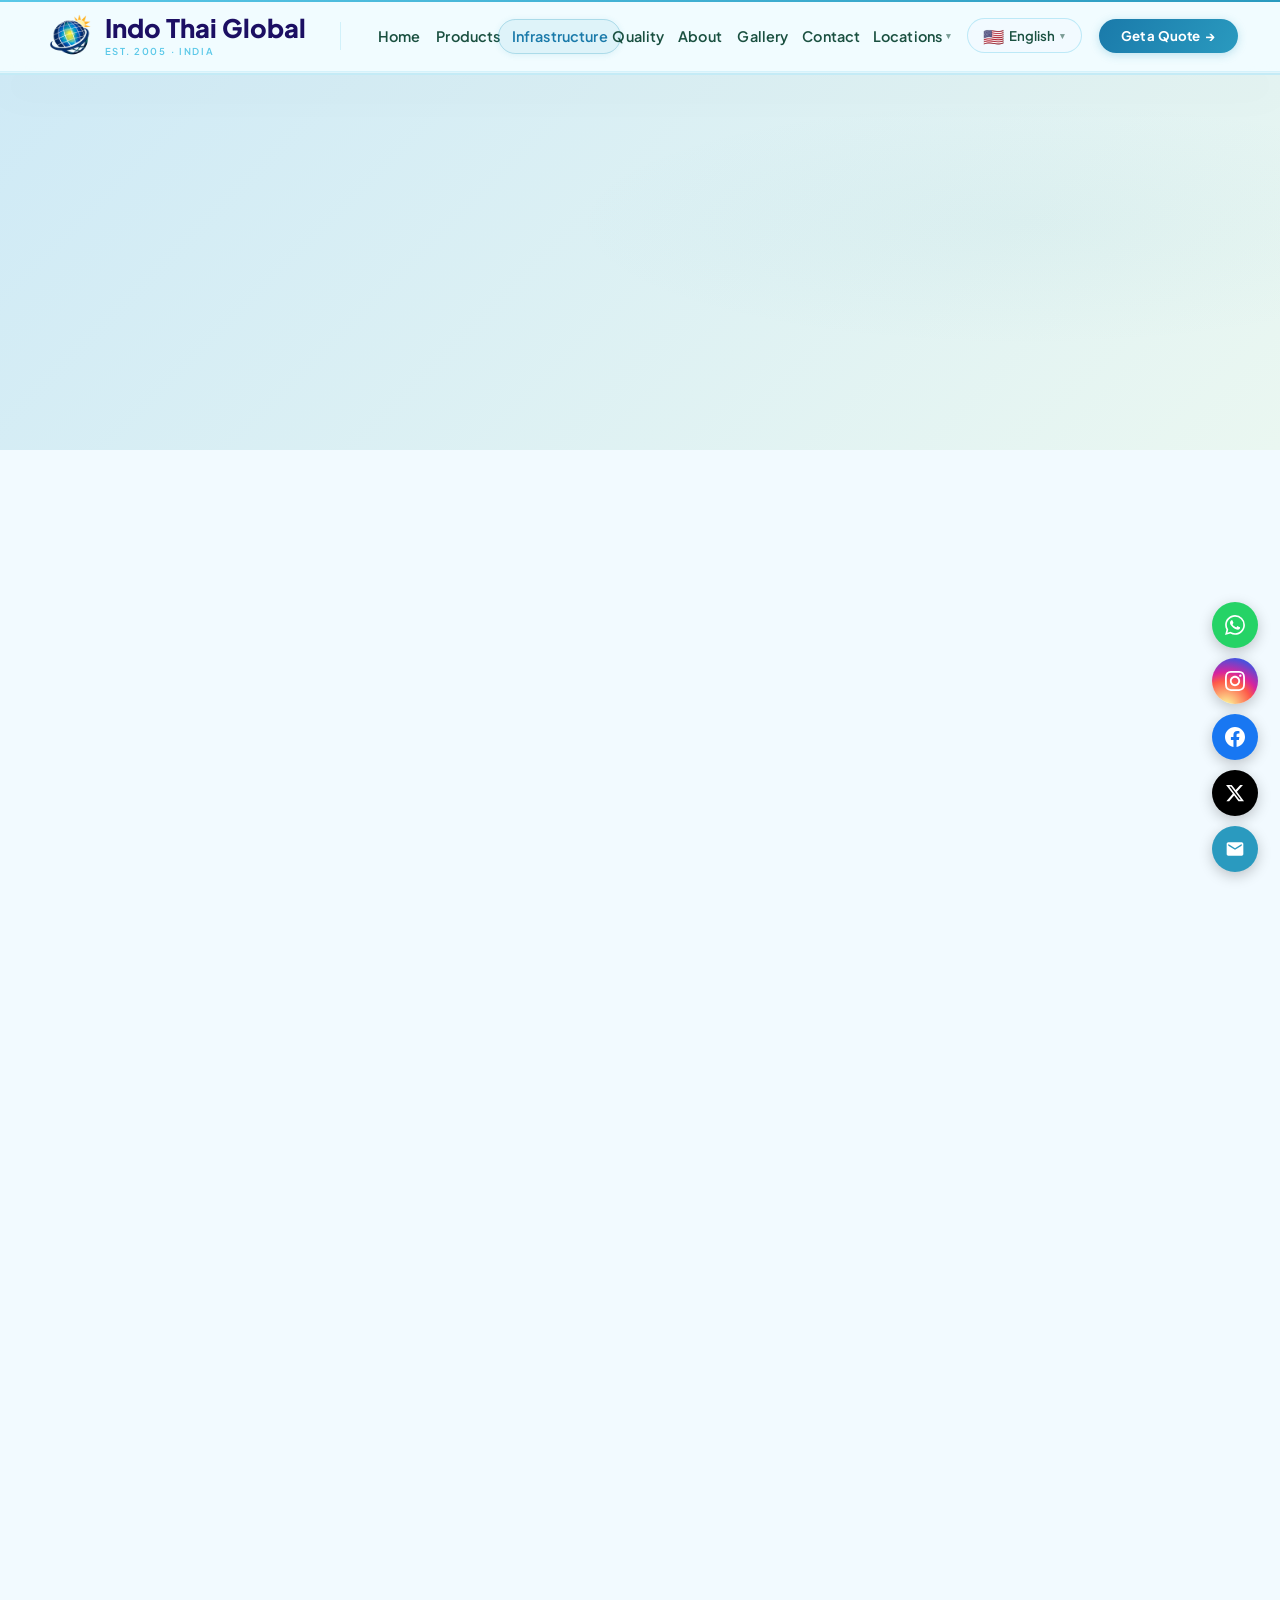
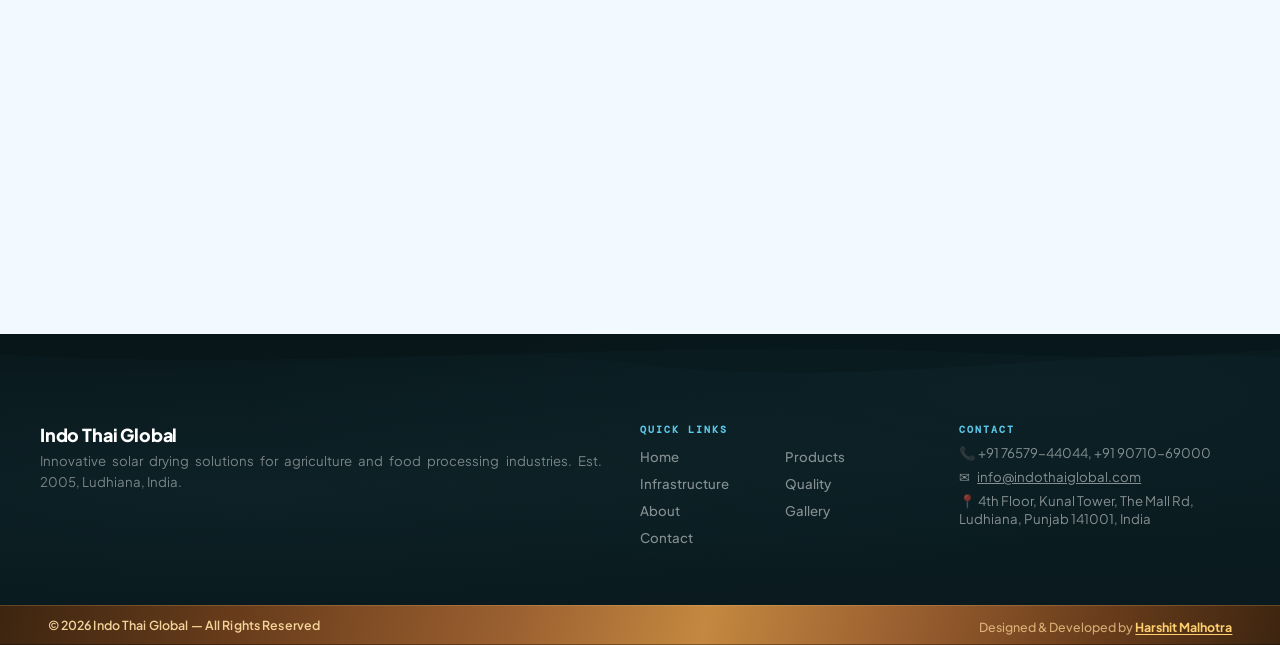
<file: infrastructure.html>
<!DOCTYPE html>
<html lang="en">
<head>
  <meta charset="UTF-8"/>
  <meta name="viewport" content="width=device-width, initial-scale=1.0"/>
  <title>Infrastructure — Indo Thai Global</title>
  <link rel="icon" href="assets/logo.png" type="image/png"/>
  <link rel="stylesheet" href="css/global.css"/>
  <link rel="stylesheet" href="css/navbar.css"/>
  <!-- Google Tag Manager -->
<script>
(function(w,d,s,l,i){w[l]=w[l]||[];w[l].push({'gtm.start':
new Date().getTime(),event:'gtm.js'});var f=d.getElementsByTagName(s)[0],
j=d.createElement(s),dl=l!='dataLayer'?'&l='+l:'';j.async=true;j.src=
'https://www.googletagmanager.com/gtm.js?id='+i+dl;f.parentNode.insertBefore(j,f);
})(window,document,'script','dataLayer','GTM-MRRNVJR5');
</script>
<!-- End Google Tag Manager -->
  <style>
    p {
  text-align: justify;
    }
    .page-hero {
      background: linear-gradient(135deg, #cfeaf6 0%, #eaf7f1 100%);
      padding: clamp(5rem,9vw,7rem) 0 clamp(3rem,5vw,4rem);
      position: relative; overflow: hidden;
    }
    .page-hero::after {
      content: ''; position: absolute; inset: 0;
      background: radial-gradient(ellipse 60% 55% at 80% 40%, rgba(47,143,165,0.04) 0%, transparent 60%);
      pointer-events: none;
    }
    .page-hero-inner { position: relative; z-index: 1; }
    .page-hero-label {
      font-family: var(--font-mono); font-size: 0.75rem; letter-spacing: 0.22em;
      text-transform: uppercase; color: #6f8f9a; margin-bottom: 0.8rem;
      display: flex; align-items: center; gap: 10px;
    }
    .page-hero-label::before { content: ''; display: block; width: 22px; height: 1px; background:#6f8f9a; opacity: 0.5; }
    .page-hero-title {
      font-family: var(--font-serif); font-size: clamp(3rem,6vw,4.8rem);
      font-weight: 600; color: #243b4a; line-height: 1.08; margin-bottom: 1rem;
    }
    .page-hero-title em {
      font-style: italic;
      background: linear-gradient(108deg, #2f8fa5 0%, #5fbfd6 100%);
      -webkit-background-clip: text; background-clip: text; -webkit-text-fill-color: transparent;
    }
    .page-hero-sub { font-size: 1.15rem; color: #4f6f7a; max-width: 600px; line-height: 1.75; }
 
    /* infra body */
    .infra-body { padding: clamp(4rem,7vw,6rem) 0; background: var(--off-white); }
    .infra-blocks { display: flex; flex-direction: column; gap: 5rem; }
 
    /* Each block is a row: text + image side by side */
    .infra-block-row {
      display: flex;
      align-items: center;
      gap: 3.5rem;
    }
    .infra-block-row.img-left  { flex-direction: row-reverse; }
    .infra-block-row.img-right { flex-direction: row; }
 
    .infra-block-text { flex: 1 1 0; min-width: 0; }
    .infra-block-img  {
      flex: 0 0 480px;
      width: 340px;
      border-radius: 14px;
      overflow: hidden;
      box-shadow: 0 8px 32px rgba(36,59,74,0.13);
    }
    .infra-block-img img {
      width: 100%;
      height: 340px;
      object-fit: cover;
      display: block;
    }
 
    @media (max-width: 820px) {
      .infra-block-row,
      .infra-block-row.img-left,
      .infra-block-row.img-right { flex-direction: column; }
      .infra-block-img { flex: none; width: 100%; }
      .infra-block-img img { height: 220px; }
    }
 
    .infra-block-title {
      font-family: var(--font-serif); font-size: clamp(1.6rem,3vw,2rem);
      font-weight: 600; color: var(--text-dark); margin-bottom: 0.4rem;
    }
    .infra-rule { width: 36px; height: 2px; background: linear-gradient(90deg, var(--green), var(--amber)); border-radius: 2px; margin: 0.8rem 0 1.2rem; }
    .infra-text {
      font-size: 0.94rem; line-height: 1.9; color: var(--text-mid); margin-bottom: 1rem;
    }
  </style>
</head>
<body>

<!-- Google Tag Manager (noscript) -->
<noscript>
  <iframe src="https://www.googletagmanager.com/ns.html?id=GTM-MRRNVJR5"
  height="0" width="0" style="display:none;visibility:hidden"></iframe>
</noscript>
<!-- End Google Tag Manager (noscript) -->

<nav class="nav" id="nav">
  <div class="nav-accent" aria-hidden="true"></div>
  <div class="nav-progress" id="navProgress" aria-hidden="true"></div>
  <div class="nav-inner">

    <a href="home.html" class="nav-brand" aria-label="Indo Thai Global — Home">
      <img src="assets/logo.png" alt="Indo Thai Global" class="nav-logo" draggable="false"/>
      <div class="nav-brand-words">
        <span class="nav-brand-name">Indo Thai Global</span>
        <span class="nav-brand-tag">Est. 2005 &middot; India</span>
      </div>
    </a>

    <div class="nav-divider" aria-hidden="true"></div>

    <ul class="nav-links" role="list">
      <li><a href="home.html"           class="nav-link">Home</a></li>
      <li><a href="products.html"       class="nav-link">Products</a></li>
      <li><a href="infrastructure.html" class="nav-link">Infrastructure</a></li>
      <li><a href="quality.html"        class="nav-link">Quality</a></li>
      <li><a href="about.html"          class="nav-link">About</a></li>
      <li><a href="gallery.html"        class="nav-link">Gallery</a></li>
      <li><a href="contact.html"        class="nav-link">Contact</a></li>
      <li class="nav-has-dropdown">
        <button class="nav-link nav-dropdown-btn" aria-haspopup="true" aria-expanded="false">
          Locations <span class="nav-lang-arrow">▾</span>
        </button>
        <ul class="nav-dropdown" role="list">
          <li><a href="ludhiana.html" class="nav-dropdown-link">Indo Thai Global Ludhiana</a></li>
          <li><a href="indo-thai-global-unit-1.html" class="nav-dropdown-link">Indo Thai Global Unit-1</a></li>
        </ul>
      </li>
    </ul>

    <div class="nav-lang" id="navLang">
      <button class="nav-lang-btn" id="langBtn" aria-label="Select language" aria-haspopup="listbox" aria-expanded="false">
        <span class="nav-lang-flag" id="langFlag">🇺🇸</span>
        <span id="langCurrent">English</span>
        <span class="nav-lang-arrow">▾</span>
      </button>
      <div class="nav-lang-dropdown" id="langDropdown" role="listbox">
        <div class="lang-search-wrap">
          <input class="lang-search" id="langSearch" type="text" placeholder="Search language…" autocomplete="off"/>
        </div>
        <div class="lang-options-scroll" id="langOptionsScroll"></div>
      </div>
    </div>

    <a href="quote.html" class="nav-cta">Get a Quote <span class="cta-arrow">→</span></a>

    <button class="nav-burger" id="burger" aria-label="Toggle navigation" aria-expanded="false" aria-controls="drawer">
      <span class="burger-line"></span>
      <span class="burger-line"></span>
      <span class="burger-line"></span>
    </button>

  </div>
</nav>

<div class="nav-drawer" id="drawer" role="navigation" aria-label="Mobile navigation">
  <ul class="drawer-links" role="list">
    <li><a href="home.html"           class="drawer-link">Home           <span class="drawer-arrow">›</span></a></li>
    <li><a href="products.html"       class="drawer-link">Products       <span class="drawer-arrow">›</span></a></li>
    <li><a href="infrastructure.html" class="drawer-link">Infrastructure <span class="drawer-arrow">›</span></a></li>
    <li><a href="quality.html"        class="drawer-link">Quality        <span class="drawer-arrow">›</span></a></li>
    <li><a href="about.html"          class="drawer-link">About          <span class="drawer-arrow">›</span></a></li>
    <li><a href="gallery.html"        class="drawer-link">Gallery        <span class="drawer-arrow">›</span></a></li>
    <li><a href="contact.html"        class="drawer-link">Contact        <span class="drawer-arrow">›</span></a></li>
    <li class="drawer-has-dropdown">
        <button class="drawer-dropdown-btn">
          Locations <span class="drawer-arrow">›</span>
        </button>
        <ul class="drawer-sub" role="list">
          <li><a href="ludhiana.html" class="drawer-link drawer-sub-link">Indo Thai Global Ludhiana <span class="drawer-arrow">›</span></a></li>
          <li><a href="indo-thai-global-unit-1.html" class="drawer-link drawer-sub-link">Indo Thai Global Unit-1 <span class="drawer-arrow">›</span></a></li>
        </ul>
    </li>
  </ul>
  <div class="drawer-cta-wrap">
    <a href="quote.html" class="drawer-cta">Get a Quote →</a>
  </div>
</div>
  
<main class="page-body">
 
  <section class="page-hero">
    <div class="container page-hero-inner">
      <div class="page-hero-label reveal-up">Our Facilities</div>
      <h1 class="page-hero-title reveal-up">Infrastructure &amp; Facilities</h1>
      <p class="page-hero-sub reveal-up">A modern, well-equipped facility built for precision manufacturing and continuous innovation.</p>
    </div>
  </section>
 
  <section class="infra-body">
    <div class="container">
      <div class="infra-blocks reveal-up">
 
        <!-- Block 1: image RIGHT -->
        <div class="infra-block-row img-right">
          <div class="infra-block-text">
            <div class="section-label">Facilities</div>
            <h2 class="infra-block-title">Infrastructure &amp; Facilities</h2>
            <div class="infra-rule"></div>
            <p class="infra-text">Our organization is supported by a modern infrastructure facility equipped with advanced machinery and tools required for the manufacturing of solar drying systems and food processing equipment. The infrastructure enables us to manage production efficiently while maintaining consistent product quality.</p>
            <p class="infra-text">The facility is organized into different operational departments including manufacturing, quality testing, research &amp; development, and logistics. This structured environment helps us deliver reliable products within the expected timelines of our clients.</p>
          </div>
          <div class="infra-block-img">
            <!-- Replace src with your actual image path, e.g. assets/infra-facility.jpg -->
            <img src="assets/infra.jpeg">
          </div>
        </div>
 
        <!-- Block 2: image LEFT -->
        <div class="infra-block-row img-left">
          <div class="infra-block-text">
            <div class="section-label">Innovation</div>
            <h2 class="infra-block-title">R&amp;D Department</h2>
            <div class="infra-rule"></div>
            <p class="infra-text">Innovation is an important part of our growth. Our dedicated research and development team continuously studies new technologies and market requirements to improve the performance and efficiency of our solar dryers and processing equipment.</p>
            <p class="infra-text">The R&amp;D department focuses on developing better designs, improving energy efficiency, and ensuring that our systems meet modern agricultural and food processing needs.</p>
          </div>
          <div class="infra-block-img">
            <!-- Replace src with your actual image path, e.g. assets/infra-rnd.jpg -->
            <img src="assets/research.jpeg" alt="R&amp;D Department"/>
          </div>
        </div>
 
        <!-- Block 3: image RIGHT -->
        <div class="infra-block-row img-right">
          <div class="infra-block-text">
            <div class="section-label">Production</div>
            <h2 class="infra-block-title">Manufacturing Unit</h2>
            <div class="infra-rule"></div>
            <p class="infra-text">Our manufacturing unit is equipped with modern fabrication and assembly equipment that allows us to produce high-quality solar dryers and processing machines. Skilled technicians and engineers supervise each stage of production to ensure precision and durability.</p>
          </div>
          <div class="infra-block-img">
            <!-- Replace src with your actual image path, e.g. assets/infra-manufacturing.jpg -->
            <img src="assets/manuf.png" alt="Manufacturing Unit"/>
          </div>
        </div>
 
      </div>
    </div>
  </section>
 
</main>

<!-- ░░ FOOTER ░░ -->
<footer class="site-footer">
  <div class="container footer-grid">

    <div class="footer-col">
      <h3 class="footer-brand">Indo Thai Global</h3>
      <p class="footer-text">
        Innovative solar drying solutions for agriculture and food processing industries.
        Est. 2005, Ludhiana, India.
      </p>
    </div>

    <div class="footer-col">
      <h4 class="footer-title">Quick Links</h4>
      <ul class="footer-links">
        <li><a href="home.html">Home</a></li>
        <li><a href="products.html">Products</a></li>
        <li><a href="infrastructure.html">Infrastructure</a></li>
        <li><a href="quality.html">Quality</a></li>
        <li><a href="about.html">About</a></li>
        <li><a href="gallery.html">Gallery</a></li>
        <li><a href="contact.html">Contact</a></li>
      </ul>
    </div>

    <div class="footer-col">
      <h4 class="footer-title">Contact</h4>
      <div class="footer-contact-item">&#128222; +91 76579-44044, +91 90710-69000</div><div class="footer-contact-item">
  &#9993; <a href="mailto:indothaiglobal20@gmail.com">info@indothaiglobal.com</a>
</div>
   <div class="footer-contact-item">&#128205; 4th Floor, Kunal Tower, The Mall Rd, Ludhiana, Punjab 141001, India</div>
    </div>

  </div>
  <div class="footer-bottom">
    <div class="footer-bottom-inner">
      <span class="footer-copy">&#169; 2026 Indo Thai Global &#8212; All Rights Reserved</span>
      <div class="footer-dev-inner">
        <span class="footer-dev-text">Designed &amp; Developed by </span>
        <a href="https://www.linkedin.com/in/harshit-malhotra-20b333200/" target="_blank" rel="noopener noreferrer" class="footer-dev-link">Harshit Malhotra</a>
      </div>
    </div>
  </div>
</footer>


<script>
(function () {
  var COUNTRIES = [
    // Popular
    {f:'🇮🇳', n:'India',                  c:'+91',   pop:true},
    {f:'🇺🇸', n:'United States',           c:'+1',    pop:true},
    {f:'🇬🇧', n:'United Kingdom',          c:'+44',   pop:true},
    {f:'🇦🇪', n:'United Arab Emirates',    c:'+971',  pop:true},
    {f:'🇹🇭', n:'Thailand',                c:'+66',   pop:true},
    {f:'🇸🇬', n:'Singapore',               c:'+65',   pop:true},
    {f:'🇦🇺', n:'Australia',               c:'+61',   pop:true},
    // All
    {f:'🇦🇫', n:'Afghanistan',             c:'+93'},
    {f:'🇦🇱', n:'Albania',                 c:'+355'},
    {f:'🇩🇿', n:'Algeria',                 c:'+213'},
    {f:'🇦🇩', n:'Andorra',                 c:'+376'},
    {f:'🇦🇴', n:'Angola',                  c:'+244'},
    {f:'🇦🇬', n:'Antigua and Barbuda',     c:'+1268'},
    {f:'🇦🇷', n:'Argentina',               c:'+54'},
    {f:'🇦🇲', n:'Armenia',                 c:'+374'},
    {f:'🇦🇹', n:'Austria',                 c:'+43'},
    {f:'🇦🇿', n:'Azerbaijan',              c:'+994'},
    {f:'🇧🇸', n:'Bahamas',                 c:'+1242'},
    {f:'🇧🇭', n:'Bahrain',                 c:'+973'},
    {f:'🇧🇩', n:'Bangladesh',              c:'+880'},
    {f:'🇧🇧', n:'Barbados',                c:'+1246'},
    {f:'🇧🇾', n:'Belarus',                 c:'+375'},
    {f:'🇧🇪', n:'Belgium',                 c:'+32'},
    {f:'🇧🇿', n:'Belize',                  c:'+501'},
    {f:'🇧🇯', n:'Benin',                   c:'+229'},
    {f:'🇧🇹', n:'Bhutan',                  c:'+975'},
    {f:'🇧🇴', n:'Bolivia',                 c:'+591'},
    {f:'🇧🇦', n:'Bosnia and Herzegovina',  c:'+387'},
    {f:'🇧🇼', n:'Botswana',                c:'+267'},
    {f:'🇧🇷', n:'Brazil',                  c:'+55'},
    {f:'🇧🇳', n:'Brunei',                  c:'+673'},
    {f:'🇧🇬', n:'Bulgaria',                c:'+359'},
    {f:'🇧🇫', n:'Burkina Faso',            c:'+226'},
    {f:'🇧🇮', n:'Burundi',                 c:'+257'},
    {f:'🇨🇻', n:'Cabo Verde',              c:'+238'},
    {f:'🇰🇭', n:'Cambodia',                c:'+855'},
    {f:'🇨🇲', n:'Cameroon',                c:'+237'},
    {f:'🇨🇦', n:'Canada',                  c:'+1'},
    {f:'🇨🇫', n:'Central African Republic',c:'+236'},
    {f:'🇹🇩', n:'Chad',                    c:'+235'},
    {f:'🇨🇱', n:'Chile',                   c:'+56'},
    {f:'🇨🇳', n:'China',                   c:'+86'},
    {f:'🇨🇴', n:'Colombia',                c:'+57'},
    {f:'🇰🇲', n:'Comoros',                 c:'+269'},
    {f:'🇨🇩', n:'Congo (DRC)',             c:'+243'},
    {f:'🇨🇬', n:'Congo (Republic)',        c:'+242'},
    {f:'🇨🇷', n:'Costa Rica',              c:'+506'},
    {f:'🇭🇷', n:'Croatia',                 c:'+385'},
    {f:'🇨🇺', n:'Cuba',                    c:'+53'},
    {f:'🇨🇾', n:'Cyprus',                  c:'+357'},
    {f:'🇨🇿', n:'Czech Republic',          c:'+420'},
    {f:'🇩🇰', n:'Denmark',                 c:'+45'},
    {f:'🇩🇯', n:'Djibouti',                c:'+253'},
    {f:'🇩🇲', n:'Dominica',                c:'+1767'},
    {f:'🇩🇴', n:'Dominican Republic',      c:'+1809'},
    {f:'🇪🇨', n:'Ecuador',                 c:'+593'},
    {f:'🇪🇬', n:'Egypt',                   c:'+20'},
    {f:'🇸🇻', n:'El Salvador',             c:'+503'},
    {f:'🇬🇶', n:'Equatorial Guinea',       c:'+240'},
    {f:'🇪🇷', n:'Eritrea',                 c:'+291'},
    {f:'🇪🇪', n:'Estonia',                 c:'+372'},
    {f:'🇸🇿', n:'Eswatini',                c:'+268'},
    {f:'🇪🇹', n:'Ethiopia',                c:'+251'},
    {f:'🇫🇯', n:'Fiji',                    c:'+679'},
    {f:'🇫🇮', n:'Finland',                 c:'+358'},
    {f:'🇫🇷', n:'France',                  c:'+33'},
    {f:'🇬🇦', n:'Gabon',                   c:'+241'},
    {f:'🇬🇲', n:'Gambia',                  c:'+220'},
    {f:'🇬🇪', n:'Georgia',                 c:'+995'},
    {f:'🇩🇪', n:'Germany',                 c:'+49'},
    {f:'🇬🇭', n:'Ghana',                   c:'+233'},
    {f:'🇬🇷', n:'Greece',                  c:'+30'},
    {f:'🇬🇩', n:'Grenada',                 c:'+1473'},
    {f:'🇬🇹', n:'Guatemala',               c:'+502'},
    {f:'🇬🇳', n:'Guinea',                  c:'+224'},
    {f:'🇬🇼', n:'Guinea-Bissau',           c:'+245'},
    {f:'🇬🇾', n:'Guyana',                  c:'+592'},
    {f:'🇭🇹', n:'Haiti',                   c:'+509'},
    {f:'🇭🇳', n:'Honduras',                c:'+504'},
    {f:'🇭🇺', n:'Hungary',                 c:'+36'},
    {f:'🇮🇸', n:'Iceland',                 c:'+354'},
    {f:'🇮🇩', n:'Indonesia',               c:'+62'},
    {f:'🇮🇷', n:'Iran',                    c:'+98'},
    {f:'🇮🇶', n:'Iraq',                    c:'+964'},
    {f:'🇮🇪', n:'Ireland',                 c:'+353'},
    {f:'🇮🇱', n:'Israel',                  c:'+972'},
    {f:'🇮🇹', n:'Italy',                   c:'+39'},
    {f:'🇯🇲', n:'Jamaica',                 c:'+1876'},
    {f:'🇯🇵', n:'Japan',                   c:'+81'},
    {f:'🇯🇴', n:'Jordan',                  c:'+962'},
    {f:'🇰🇿', n:'Kazakhstan',              c:'+7'},
    {f:'🇰🇪', n:'Kenya',                   c:'+254'},
    {f:'🇰🇮', n:'Kiribati',                c:'+686'},
    {f:'🇽🇰', n:'Kosovo',                  c:'+383'},
    {f:'🇰🇼', n:'Kuwait',                  c:'+965'},
    {f:'🇰🇬', n:'Kyrgyzstan',              c:'+996'},
    {f:'🇱🇦', n:'Laos',                    c:'+856'},
    {f:'🇱🇻', n:'Latvia',                  c:'+371'},
    {f:'🇱🇧', n:'Lebanon',                 c:'+961'},
    {f:'🇱🇸', n:'Lesotho',                 c:'+266'},
    {f:'🇱🇷', n:'Liberia',                 c:'+231'},
    {f:'🇱🇾', n:'Libya',                   c:'+218'},
    {f:'🇱🇮', n:'Liechtenstein',           c:'+423'},
    {f:'🇱🇹', n:'Lithuania',               c:'+370'},
    {f:'🇱🇺', n:'Luxembourg',              c:'+352'},
    {f:'🇲🇬', n:'Madagascar',              c:'+261'},
    {f:'🇲🇼', n:'Malawi',                  c:'+265'},
    {f:'🇲🇾', n:'Malaysia',                c:'+60'},
    {f:'🇲🇻', n:'Maldives',                c:'+960'},
    {f:'🇲🇱', n:'Mali',                    c:'+223'},
    {f:'🇲🇹', n:'Malta',                   c:'+356'},
    {f:'🇲🇭', n:'Marshall Islands',        c:'+692'},
    {f:'🇲🇷', n:'Mauritania',              c:'+222'},
    {f:'🇲🇺', n:'Mauritius',               c:'+230'},
    {f:'🇲🇽', n:'Mexico',                  c:'+52'},
    {f:'🇫🇲', n:'Micronesia',              c:'+691'},
    {f:'🇲🇩', n:'Moldova',                 c:'+373'},
    {f:'🇲🇨', n:'Monaco',                  c:'+377'},
    {f:'🇲🇳', n:'Mongolia',                c:'+976'},
    {f:'🇲🇪', n:'Montenegro',              c:'+382'},
    {f:'🇲🇦', n:'Morocco',                 c:'+212'},
    {f:'🇲🇿', n:'Mozambique',              c:'+258'},
    {f:'🇲🇲', n:'Myanmar',                 c:'+95'},
    {f:'🇳🇦', n:'Namibia',                 c:'+264'},
    {f:'🇳🇷', n:'Nauru',                   c:'+674'},
    {f:'🇳🇵', n:'Nepal',                   c:'+977'},
    {f:'🇳🇱', n:'Netherlands',             c:'+31'},
    {f:'🇳🇿', n:'New Zealand',             c:'+64'},
    {f:'🇳🇮', n:'Nicaragua',               c:'+505'},
    {f:'🇳🇪', n:'Niger',                   c:'+227'},
    {f:'🇳🇬', n:'Nigeria',                 c:'+234'},
    {f:'🇲🇰', n:'North Macedonia',         c:'+389'},
    {f:'🇳🇴', n:'Norway',                  c:'+47'},
    {f:'🇴🇲', n:'Oman',                    c:'+968'},
    {f:'🇵🇰', n:'Pakistan',                c:'+92'},
    {f:'🇵🇼', n:'Palau',                   c:'+680'},
    {f:'🇵🇸', n:'Palestine',               c:'+970'},
    {f:'🇵🇦', n:'Panama',                  c:'+507'},
    {f:'🇵🇬', n:'Papua New Guinea',        c:'+675'},
    {f:'🇵🇾', n:'Paraguay',                c:'+595'},
    {f:'🇵🇪', n:'Peru',                    c:'+51'},
    {f:'🇵🇭', n:'Philippines',             c:'+63'},
    {f:'🇵🇱', n:'Poland',                  c:'+48'},
    {f:'🇵🇹', n:'Portugal',                c:'+351'},
    {f:'🇶🇦', n:'Qatar',                   c:'+974'},
    {f:'🇷🇴', n:'Romania',                 c:'+40'},
    {f:'🇷🇺', n:'Russia',                  c:'+7'},
    {f:'🇷🇼', n:'Rwanda',                  c:'+250'},
    {f:'🇰🇳', n:'Saint Kitts and Nevis',   c:'+1869'},
    {f:'🇱🇨', n:'Saint Lucia',             c:'+1758'},
    {f:'🇻🇨', n:'Saint Vincent',           c:'+1784'},
    {f:'🇼🇸', n:'Samoa',                   c:'+685'},
    {f:'🇸🇲', n:'San Marino',              c:'+378'},
    {f:'🇸🇹', n:'Sao Tome and Principe',   c:'+239'},
    {f:'🇸🇦', n:'Saudi Arabia',            c:'+966'},
    {f:'🇸🇳', n:'Senegal',                 c:'+221'},
    {f:'🇷🇸', n:'Serbia',                  c:'+381'},
    {f:'🇸🇨', n:'Seychelles',              c:'+248'},
    {f:'🇸🇱', n:'Sierra Leone',            c:'+232'},
    {f:'🇸🇰', n:'Slovakia',                c:'+421'},
    {f:'🇸🇮', n:'Slovenia',                c:'+386'},
    {f:'🇸🇧', n:'Solomon Islands',         c:'+677'},
    {f:'🇸🇴', n:'Somalia',                 c:'+252'},
    {f:'🇿🇦', n:'South Africa',            c:'+27'},
    {f:'🇸🇸', n:'South Sudan',             c:'+211'},
    {f:'🇪🇸', n:'Spain',                   c:'+34'},
    {f:'🇱🇰', n:'Sri Lanka',               c:'+94'},
    {f:'🇸🇩', n:'Sudan',                   c:'+249'},
    {f:'🇸🇷', n:'Suriname',                c:'+597'},
    {f:'🇸🇪', n:'Sweden',                  c:'+46'},
    {f:'🇨🇭', n:'Switzerland',             c:'+41'},
    {f:'🇸🇾', n:'Syria',                   c:'+963'},
    {f:'🇹🇼', n:'Taiwan',                  c:'+886'},
    {f:'🇹🇯', n:'Tajikistan',              c:'+992'},
    {f:'🇹🇿', n:'Tanzania',                c:'+255'},
    {f:'🇹🇱', n:'Timor-Leste',             c:'+670'},
    {f:'🇹🇬', n:'Togo',                    c:'+228'},
    {f:'🇹🇴', n:'Tonga',                   c:'+676'},
    {f:'🇹🇹', n:'Trinidad and Tobago',     c:'+1868'},
    {f:'🇹🇳', n:'Tunisia',                 c:'+216'},
    {f:'🇹🇷', n:'Turkey',                  c:'+90'},
    {f:'🇹🇲', n:'Turkmenistan',            c:'+993'},
    {f:'🇹🇻', n:'Tuvalu',                  c:'+688'},
    {f:'🇺🇬', n:'Uganda',                  c:'+256'},
    {f:'🇺🇦', n:'Ukraine',                 c:'+380'},
    {f:'🇺🇾', n:'Uruguay',                 c:'+598'},
    {f:'🇺🇿', n:'Uzbekistan',              c:'+998'},
    {f:'🇻🇺', n:'Vanuatu',                 c:'+678'},
    {f:'🇻🇦', n:'Vatican City',            c:'+379'},
    {f:'🇻🇪', n:'Venezuela',               c:'+58'},
    {f:'🇻🇳', n:'Vietnam',                 c:'+84'},
    {f:'🇾🇪', n:'Yemen',                   c:'+967'},
    {f:'🇿🇲', n:'Zambia',                  c:'+260'},
    {f:'🇿🇼', n:'Zimbabwe',                c:'+263'}
  ];

  var picker   = document.getElementById('countryPicker');
  var cpBtn    = document.getElementById('cpBtn');
  var cpFlag   = document.getElementById('cpFlag');
  var cpCode   = document.getElementById('cpCode');
  var cpSearch = document.getElementById('cpSearch');
  var cpList   = document.getElementById('cpList');
  var hidden   = document.getElementById('eq-country-val');
  if (!picker || !cpBtn || !cpList) return;

  /* Build list */
  function buildList() {
    cpList.innerHTML = '';

    var popLabel = document.createElement('div');
    popLabel.className = 'cp-group-label';
    popLabel.textContent = '⭐ Popular';
    cpList.appendChild(popLabel);

    COUNTRIES.forEach(function(ct, idx) {
      if (ct.pop) cpList.appendChild(makeItem(ct, idx));
    });

    var allLabel = document.createElement('div');
    allLabel.className = 'cp-group-label';
    allLabel.textContent = '🌍 All Countries';
    cpList.appendChild(allLabel);

    COUNTRIES.forEach(function(ct, idx) {
      if (!ct.pop) cpList.appendChild(makeItem(ct, idx));
    });
  }

  function makeItem(ct, idx) {
    var btn = document.createElement('button');
    btn.type = 'button';
    btn.className = 'cp-item' + (ct.c === '+91' && ct.n === 'India' ? ' active' : '');
    btn.setAttribute('data-name', ct.n.toLowerCase());
    btn.setAttribute('data-code', ct.c);
    btn.innerHTML =
      '<span class="cp-item-flag">' + ct.f + '</span>' +
      '<span class="cp-item-name">' + ct.n + '</span>' +
      '<span class="cp-item-code">' + ct.c + '</span>';
    btn.addEventListener('click', function(e) {
      e.stopPropagation();
      select(ct);
    });
    return btn;
  }

  function select(ct) {
    cpFlag.textContent = ct.f;
    cpCode.textContent = ct.c;
    if (hidden) hidden.value = ct.c;
    cpList.querySelectorAll('.cp-item').forEach(function(el) { el.classList.remove('active'); });
    cpList.querySelectorAll('.cp-item').forEach(function(el) {
      if (el.getAttribute('data-name') === ct.n.toLowerCase() && el.getAttribute('data-code') === ct.c) {
        el.classList.add('active');
      }
    });
    picker.classList.remove('open');
    cpBtn.setAttribute('aria-expanded', 'false');
    if (cpSearch) { cpSearch.value = ''; filterList(''); }
  }

  function filterList(q) {
    q = q.toLowerCase().trim();
    var items = cpList.querySelectorAll('.cp-item');
    var noResults = cpList.querySelector('.cp-no-results');
    var visible = 0;
    items.forEach(function(el) {
      var name = el.getAttribute('data-name') || '';
      var code = el.getAttribute('data-code') || '';
      var show = !q || name.indexOf(q) !== -1 || code.indexOf(q) !== -1;
      el.hidden = !show;
      if (show) visible++;
    });
    /* hide group labels when searching */
    cpList.querySelectorAll('.cp-group-label').forEach(function(lbl) {
      lbl.hidden = !!q;
    });
    if (!noResults) {
      noResults = document.createElement('div');
      noResults.className = 'cp-no-results';
      noResults.textContent = 'No countries found';
      cpList.appendChild(noResults);
    }
    noResults.hidden = visible > 0;
  }

  /* Toggle */
  cpBtn.addEventListener('click', function(e) {
    e.stopPropagation();
    var isOpen = picker.classList.toggle('open');
    cpBtn.setAttribute('aria-expanded', String(isOpen));
    if (isOpen && cpSearch) setTimeout(function() { cpSearch.focus(); }, 60);
  });

  document.addEventListener('click', function(e) {
    if (!picker.contains(e.target)) {
      picker.classList.remove('open');
      cpBtn.setAttribute('aria-expanded', 'false');
    }
  });

  document.addEventListener('keydown', function(e) {
    if (e.key === 'Escape') { picker.classList.remove('open'); cpBtn.setAttribute('aria-expanded','false'); }
  });

  if (cpSearch) {
    cpSearch.addEventListener('input', function() { filterList(this.value); });
  }

  buildList();
})();
</script>
<script src="js/navbar.js"></script>
<script src="js/home.js"></script>
<script src="js/global.js"></script>

<!-- ── Floating Social Dock ── -->
<style>
  .social-dock {
    position: fixed;
    bottom: 28px;
    right: 22px;
    z-index: 9999;
    display: flex;
    flex-direction: column;
    align-items: center;
    gap: 10px;
  }

  /* Individual link buttons */
  .social-dock__btn {
    width: 46px;
    height: 46px;
    border-radius: 50%;
    display: flex;
    align-items: center;
    justify-content: center;
    text-decoration: none;
    box-shadow: 0 4px 14px rgba(0,0,0,0.22);
    transition: transform 0.22s cubic-bezier(0.22,1,0.36,1),
                box-shadow 0.22s ease,
                opacity 0.25s ease;
    /* hidden by default */
    opacity: 1;
    transform: translateY(0) scale(1);
    pointer-events: auto;
  }
  .social-dock__btn svg {
    width: 20px;
    height: 20px;
    fill: #fff;
    flex-shrink: 0;
  }
  .social-dock__btn:hover {
    transform: translateY(-2px) scale(1.10) !important;
    box-shadow: 0 8px 22px rgba(0,0,0,0.30);
  }

  /* Brand colours */
  .social-dock__btn--wa      { background: #25d366; }
  .social-dock__btn--ig      { background: radial-gradient(circle at 30% 107%, #fdf497 0%, #fdf497 5%, #fd5949 45%, #d6249f 60%, #285AEB 90%); }
  .social-dock__btn--fb      { background: #1877f2; }
  .social-dock__btn--mail    { background: #2a9abf; }

  /* Toggle (main) button */
  .social-dock__toggle {
    width: 52px;
    height: 52px;
    border-radius: 50%;
    background: linear-gradient(135deg, #1a7aaa 0%, #2a9abf 100%);
    border: none;
    cursor: pointer;
    display: flex;
    align-items: center;
    justify-content: center;
    box-shadow: 0 4px 18px rgba(42,154,191,0.45);
    transition: transform 0.3s cubic-bezier(0.22,1,0.36,1),
                box-shadow 0.25s ease;
    z-index: 1;
  }
  .social-dock__toggle:hover {
    transform: scale(1.08);
    box-shadow: 0 7px 24px rgba(42,154,191,0.55);
  }
  .social-dock__toggle svg {
    width: 22px;
    height: 22px;
    fill: #fff;
    transition: transform 0.35s cubic-bezier(0.22,1,0.36,1), opacity 0.2s;
  }
  .social-dock__toggle .icon-close {
    position: absolute;
    opacity: 0;
    transform: rotate(-45deg);
  }

  /* Open state */
  .social-dock.is-open .social-dock__btn {
    opacity: 1;
    transform: translateY(0) scale(1);
    pointer-events: auto;
  }
  .social-dock.is-open .social-dock__toggle .icon-share {
    opacity: 0;
    transform: rotate(45deg);
  }
  .social-dock.is-open .social-dock__toggle .icon-close {
    opacity: 1;
    transform: rotate(0deg);
  }

  /* Stagger the reveal */
  .social-dock__btn:nth-child(1) { transition-delay: 0.00s; }
  .social-dock__btn:nth-child(2) { transition-delay: 0.04s; }
  .social-dock__btn:nth-child(3) { transition-delay: 0.08s; }
  .social-dock__btn:nth-child(4) { transition-delay: 0.12s; }

  /* Tooltip labels */
  .social-dock__btn::after {
    content: attr(data-label);
    position: absolute;
    right: 56px;
    background: rgba(10,26,30,0.82);
    color: #fff;
    font-family: 'Plus Jakarta Sans', sans-serif;
    font-size: 0.72rem;
    font-weight: 600;
    padding: 4px 10px;
    border-radius: 6px;
    white-space: nowrap;
    opacity: 0;
    pointer-events: none;
    transition: opacity 0.18s;
  }
  .social-dock__btn:hover::after { opacity: 1; }
</style>

<div class="social-dock" id="socialDock">
  <!-- WhatsApp -->
  <!-- ▼ CHANGE THIS: replace 919876543210 with your full number incl. country code, no + or spaces -->
  <a class="social-dock__btn social-dock__btn--wa"
     href="https://wa.me/917657944044?text=Hello%20Indo%20Thai%20Global%2C%20I%20would%20like%20to%20know%20more%20about%20your%20solar%20drying%20systems."
     target="_blank" rel="noopener" data-label="WhatsApp" aria-label="Chat on WhatsApp">
    <svg viewBox="0 0 24 24" xmlns="http://www.w3.org/2000/svg">
      <path d="M17.472 14.382c-.297-.149-1.758-.867-2.03-.967-.273-.099-.471-.148-.67.15-.197.297-.767.966-.94 1.164-.173.199-.347.223-.644.075-.297-.15-1.255-.463-2.39-1.475-.883-.788-1.48-1.761-1.653-2.059-.173-.297-.018-.458.13-.606.134-.133.298-.347.446-.52.149-.174.198-.298.298-.497.099-.198.05-.371-.025-.52-.075-.149-.669-1.612-.916-2.207-.242-.579-.487-.5-.669-.51-.173-.008-.371-.01-.57-.01-.198 0-.52.074-.792.372-.272.297-1.04 1.016-1.04 2.479 0 1.462 1.065 2.875 1.213 3.074.149.198 2.096 3.2 5.077 4.487.709.306 1.262.489 1.694.625.712.227 1.36.195 1.871.118.571-.085 1.758-.719 2.006-1.413.248-.694.248-1.289.173-1.413-.074-.124-.272-.198-.57-.347m-5.421 7.403h-.004a9.87 9.87 0 01-5.031-1.378l-.361-.214-3.741.982.998-3.648-.235-.374a9.86 9.86 0 01-1.51-5.26c.001-5.45 4.436-9.884 9.888-9.884 2.64 0 5.122 1.03 6.988 2.898a9.825 9.825 0 012.893 6.994c-.003 5.45-4.437 9.884-9.885 9.884m8.413-18.297A11.815 11.815 0 0012.05 0C5.495 0 .16 5.335.157 11.892c0 2.096.547 4.142 1.588 5.945L.057 24l6.305-1.654a11.882 11.882 0 005.683 1.448h.005c6.554 0 11.89-5.335 11.893-11.893a11.821 11.821 0 00-3.48-8.413z"/>
    </svg>
  </a>

  <!-- Instagram -->
  <!-- ▼ CHANGE THIS: replace indothaiglobal with your Instagram handle -->
  <a class="social-dock__btn social-dock__btn--ig"
     href="https://instagram.com/indo_thaiglobal"
     target="_blank" rel="noopener" data-label="Instagram" aria-label="Follow on Instagram">
    <svg viewBox="0 0 24 24" xmlns="http://www.w3.org/2000/svg">
      <path d="M12 2.163c3.204 0 3.584.012 4.85.07 3.252.148 4.771 1.691 4.919 4.919.058 1.265.069 1.645.069 4.849 0 3.205-.012 3.584-.069 4.849-.149 3.225-1.664 4.771-4.919 4.919-1.266.058-1.644.07-4.85.07-3.204 0-3.584-.012-4.849-.07-3.26-.149-4.771-1.699-4.919-4.92-.058-1.265-.07-1.644-.07-4.849 0-3.204.013-3.583.07-4.849.149-3.227 1.664-4.771 4.919-4.919 1.266-.057 1.645-.069 4.849-.069zm0-2.163c-3.259 0-3.667.014-4.947.072-4.358.2-6.78 2.618-6.98 6.98-.059 1.281-.073 1.689-.073 4.948 0 3.259.014 3.668.072 4.948.2 4.358 2.618 6.78 6.98 6.98 1.281.058 1.689.072 4.948.072 3.259 0 3.668-.014 4.948-.072 4.354-.2 6.782-2.618 6.979-6.98.059-1.28.073-1.689.073-4.948 0-3.259-.014-3.667-.072-4.947-.196-4.354-2.617-6.78-6.979-6.98-1.281-.059-1.69-.073-4.949-.073zm0 5.838c-3.403 0-6.162 2.759-6.162 6.162s2.759 6.163 6.162 6.163 6.162-2.759 6.162-6.163c0-3.403-2.759-6.162-6.162-6.162zm0 10.162c-2.209 0-4-1.79-4-4 0-2.209 1.791-4 4-4s4 1.791 4 4c0 2.21-1.791 4-4 4zm6.406-11.845c-.796 0-1.441.645-1.441 1.44s.645 1.44 1.441 1.44c.795 0 1.439-.645 1.439-1.44s-.644-1.44-1.439-1.44z"/>
    </svg>
  </a>

  <!-- Facebook -->
  <!-- ▼ CHANGE THIS: replace IndoThaiGlobal with your Facebook page name/ID -->
  <a class="social-dock__btn social-dock__btn--fb"
     href="https://facebook.com/indothaiglobal"
     target="_blank" rel="noopener" data-label="Facebook" aria-label="Visit on Facebook">
    <svg viewBox="0 0 24 24" xmlns="http://www.w3.org/2000/svg">
      <path d="M24 12.073c0-6.627-5.373-12-12-12s-12 5.373-12 12c0 5.99 4.388 10.954 10.125 11.854v-8.385H7.078v-3.47h3.047V9.43c0-3.007 1.792-4.669 4.533-4.669 1.312 0 2.686.235 2.686.235v2.953H15.83c-1.491 0-1.956.925-1.956 1.874v2.25h3.328l-.532 3.47h-2.796v8.385C19.612 23.027 24 18.062 24 12.073z"/>
    </svg>
  </a>

  <!-- Twitter / X -->
  <a class="social-dock__btn social-dock__btn--tw"
    href="https://twitter.com/indothaipb"
    target="_blank" rel="noopener" data-label="Twitter" aria-label="Follow on Twitter">
    <svg viewBox="0 0 24 24" xmlns="http://www.w3.org/2000/svg">
      <path d="M18.244 2.25h3.308l-7.227 8.26 8.502 11.24H16.17l-5.214-6.817L4.99 21.75H1.68l7.73-8.835L1.254 2.25H8.08l4.713 6.231zm-1.161 17.52h1.833L7.084 4.126H5.117z"/>
    </svg>
  </a>

  <!-- Email -->
  <!-- ▼ CHANGE THIS: replace info@indothaiglobal.com with your actual email -->
  <a class="social-dock__btn social-dock__btn--mail"
     href="mailto:indothaiglobal20@gmail.com?subject=Product%20Enquiry%20—%20Indo%20Thai%20Global&body=Hello%2C%0A%0AI%20would%20like%20to%20know%20more%20about%20your%20solar%20drying%20systems%20and%20food%20processing%20equipment.%0A%0APlease%20provide%20more%20details.%0A%0AThank%20you."
     data-label="Email Us" aria-label="Send us an email">
    <svg viewBox="0 0 24 24" xmlns="http://www.w3.org/2000/svg">
      <path d="M20 4H4c-1.1 0-2 .9-2 2v12c0 1.1.9 2 2 2h16c1.1 0 2-.9 2-2V6c0-1.1-.9-2-2-2zm0 4l-8 5-8-5V6l8 5 8-5v2z"/>
    </svg>
  </a>
</div>

</body>
</html>
</file>
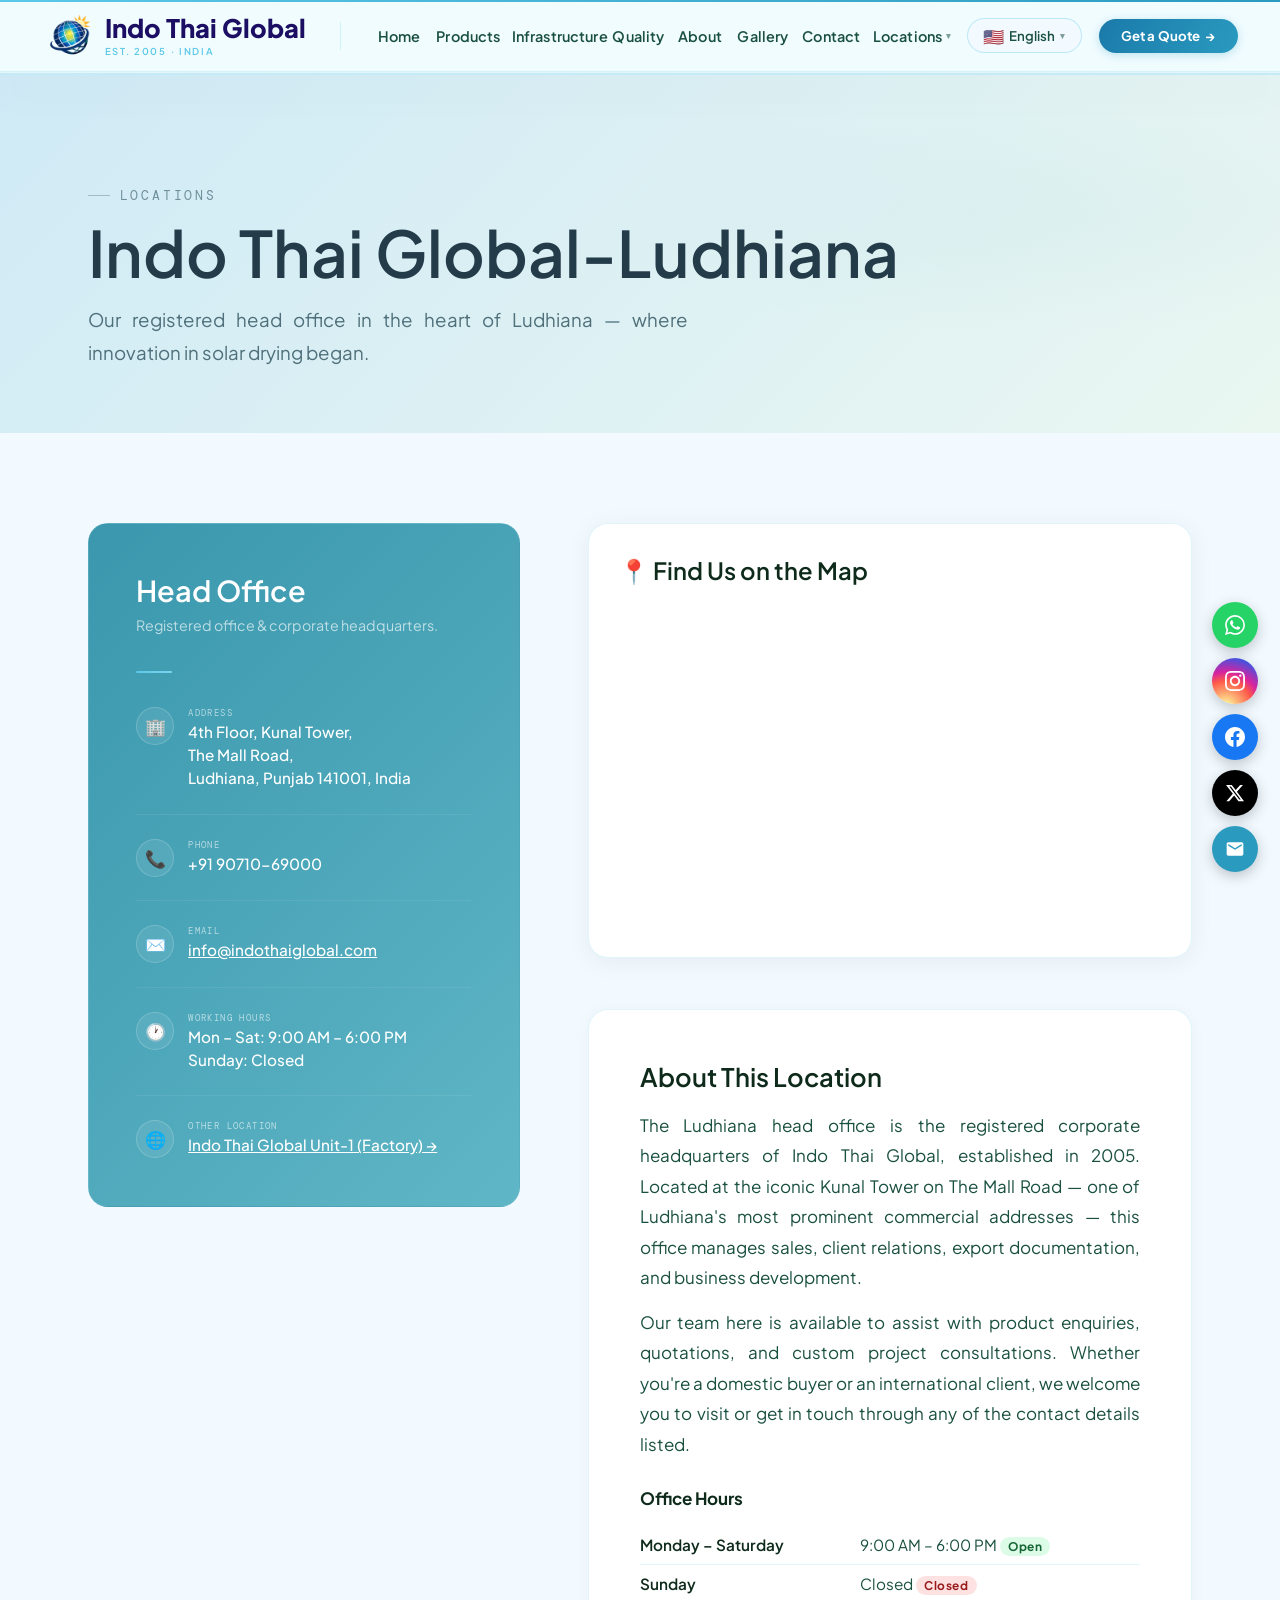
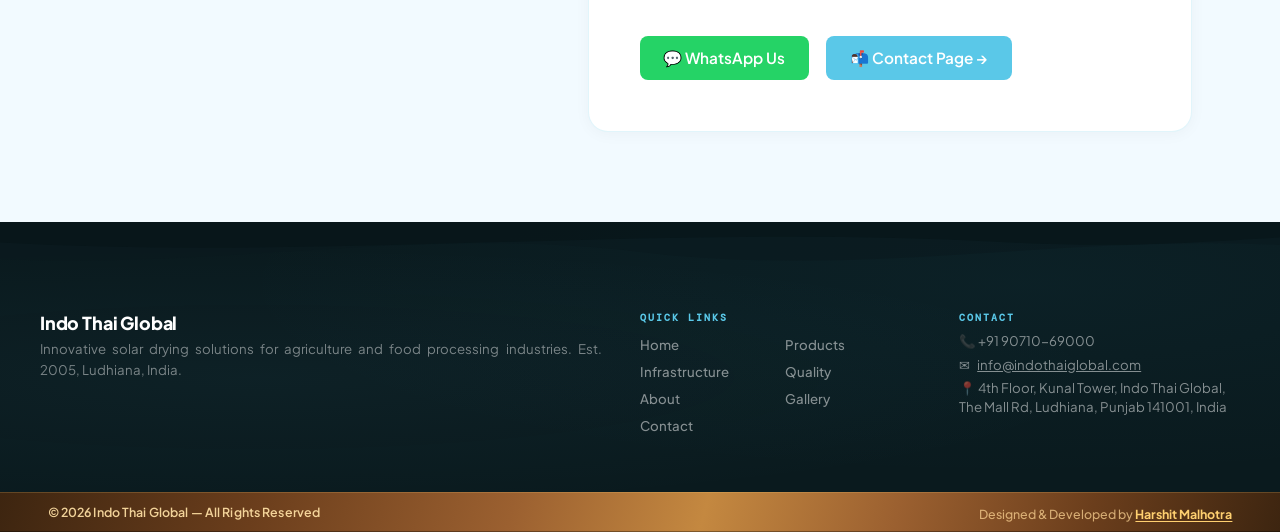
<file: ludhiana.html>
<!DOCTYPE html>
<html lang="en">
<head>
  <meta charset="UTF-8"/>
  <meta name="viewport" content="width=device-width, initial-scale=1.0"/>
  <title>Contact — Indo Thai Global</title>
  <link rel="icon" href="assets/logo.png" type="image/png"/>
  <link rel="stylesheet" href="css/global.css"/>
  <link rel="stylesheet" href="css/navbar.css"/>
  <!-- Google Tag Manager -->
<script>
(function(w,d,s,l,i){w[l]=w[l]||[];w[l].push({'gtm.start':
new Date().getTime(),event:'gtm.js'});var f=d.getElementsByTagName(s)[0],
j=d.createElement(s),dl=l!='dataLayer'?'&l='+l:'';j.async=true;j.src=
'https://www.googletagmanager.com/gtm.js?id='+i+dl;f.parentNode.insertBefore(j,f);
})(window,document,'script','dataLayer','GTM-MRRNVJR5');
</script>
<!-- End Google Tag Manager -->
</head>
<body>

<!-- Google Tag Manager (noscript) -->
<noscript>
  <iframe src="https://www.googletagmanager.com/ns.html?id=GTM-MRRNVJR5"
  height="0" width="0" style="display:none;visibility:hidden"></iframe>
</noscript>
<!-- End Google Tag Manager (noscript) -->

<nav class="nav" id="nav">
  <div class="nav-accent" aria-hidden="true"></div>
  <div class="nav-progress" id="navProgress" aria-hidden="true"></div>
  <div class="nav-inner">

    <a href="home.html" class="nav-brand" aria-label="Indo Thai Global — Home">
      <img src="assets/logo.png" alt="Indo Thai Global" class="nav-logo" draggable="false"/>
      <div class="nav-brand-words">
        <span class="nav-brand-name">Indo Thai Global</span>
        <span class="nav-brand-tag">Est. 2005 &middot; India</span>
      </div>
    </a>

    <div class="nav-divider" aria-hidden="true"></div>

    <ul class="nav-links" role="list">
      <li><a href="home.html"           class="nav-link">Home</a></li>
      <li><a href="products.html"       class="nav-link">Products</a></li>
      <li><a href="infrastructure.html" class="nav-link">Infrastructure</a></li>
      <li><a href="quality.html"        class="nav-link">Quality</a></li>
      <li><a href="about.html"          class="nav-link">About</a></li>
      <li><a href="gallery.html"        class="nav-link">Gallery</a></li>
      <li><a href="contact.html"        class="nav-link">Contact</a></li>
      <li class="nav-has-dropdown">
        <button class="nav-link nav-dropdown-btn" aria-haspopup="true" aria-expanded="false">
          Locations <span class="nav-lang-arrow">▾</span>
        </button>
        <ul class="nav-dropdown" role="list">
          <li><a href="ludhiana.html" class="nav-dropdown-link">Indo Thai Global Ludhiana</a></li>
          <li><a href="indo-thai-global-unit-1.html" class="nav-dropdown-link">Indo Thai Global Unit-1</a></li>
        </ul>
      </li>
    </ul>

    <div class="nav-lang" id="navLang">
      <button class="nav-lang-btn" id="langBtn" aria-label="Select language" aria-haspopup="listbox" aria-expanded="false">
        <span class="nav-lang-flag" id="langFlag">🇺🇸</span>
        <span id="langCurrent">English</span>
        <span class="nav-lang-arrow">▾</span>
      </button>
      <div class="nav-lang-dropdown" id="langDropdown" role="listbox">
        <div class="lang-search-wrap">
          <input class="lang-search" id="langSearch" type="text" placeholder="Search language…" autocomplete="off"/>
        </div>
        <div class="lang-options-scroll" id="langOptionsScroll"></div>
      </div>
    </div>

    <a href="quote.html" class="nav-cta">Get a Quote <span class="cta-arrow">→</span></a>

    <button class="nav-burger" id="burger" aria-label="Toggle navigation" aria-expanded="false" aria-controls="drawer">
      <span class="burger-line"></span>
      <span class="burger-line"></span>
      <span class="burger-line"></span>
    </button>

  </div>
</nav>

<div class="nav-drawer" id="drawer" role="navigation" aria-label="Mobile navigation">
  <ul class="drawer-links" role="list">
    <li><a href="home.html"           class="drawer-link">Home           <span class="drawer-arrow">›</span></a></li>
    <li><a href="products.html"       class="drawer-link">Products       <span class="drawer-arrow">›</span></a></li>
    <li><a href="infrastructure.html" class="drawer-link">Infrastructure <span class="drawer-arrow">›</span></a></li>
    <li><a href="quality.html"        class="drawer-link">Quality        <span class="drawer-arrow">›</span></a></li>
    <li><a href="about.html"          class="drawer-link">About          <span class="drawer-arrow">›</span></a></li>
    <li><a href="gallery.html"        class="drawer-link">Gallery        <span class="drawer-arrow">›</span></a></li>
    <li><a href="contact.html"        class="drawer-link">Contact        <span class="drawer-arrow">›</span></a></li>
    <li class="drawer-has-dropdown">
        <button class="drawer-dropdown-btn">
          Locations <span class="drawer-arrow">›</span>
        </button>
        <ul class="drawer-sub" role="list">
          <li><a href="ludhiana.html" class="drawer-link drawer-sub-link">Indo Thai Global Ludhiana <span class="drawer-arrow">›</span></a></li>
          <li><a href="indo-thai-global-unit-1.html" class="drawer-link drawer-sub-link">Indo Thai Global Unit-1 <span class="drawer-arrow">›</span></a></li>
        </ul>
    </li>
  </ul>
  <div class="drawer-cta-wrap">
    <a href="quote.html" class="drawer-cta">Get a Quote →</a>
  </div>
</div>

<style>
  p { text-align: justify; }
  .page-hero {
    background: linear-gradient(135deg, #cfeaf6 0%, #eaf7f1 100%);
    padding: clamp(5rem,9vw,7rem) 0 clamp(3rem,5vw,4rem);
    position: relative; overflow: hidden;
  }
  .page-hero::after {
    content: ''; position: absolute; inset: 0;
    background: radial-gradient(ellipse 60% 55% at 80% 40%, rgba(47,143,165,0.04) 0%, transparent 60%);
    pointer-events: none;
  }
  .page-hero-inner { position: relative; z-index: 1; }
  .page-hero-label {
    font-family: var(--font-mono); font-size: 0.75rem; letter-spacing: 0.22em;
    text-transform: uppercase; color: #6f8f9a; margin-bottom: 0.8rem;
    display: flex; align-items: center; gap: 10px;
  }
  .page-hero-label::before { content: ''; display: block; width: 22px; height: 1px; background:#6f8f9a; opacity: 0.5; }
  .page-hero-title {
    font-family: var(--font-serif); font-size: clamp(2.4rem,5vw,4rem);
    font-weight: 600; color: #243b4a; line-height: 1.08; margin-bottom: 1rem;
  }
  .page-hero-title em {
    font-style: italic;
    background: linear-gradient(108deg, #2f8fa5 0%, #5fbfd6 100%);
    -webkit-background-clip: text; background-clip: text; -webkit-text-fill-color: transparent;
  }
  .page-hero-sub { font-size: 1.1rem; color: #4f6f7a; max-width: 600px; line-height: 1.75; }
 
  .loc-body { padding: clamp(4rem,7vw,6rem) 0; background: var(--off-white); }
  .loc-grid {
    display: grid;
    grid-template-columns: 1fr 1.4fr;
    gap: 4rem;
    align-items: start;
  }
 
  /* info card */
  .loc-info-card {
    background: linear-gradient(135deg, #3a97ad 0%, #5fb6c6 100%);
    border-radius: var(--r-lg);
    padding: clamp(2rem,4vw,2.8rem);
    border: 1px solid rgba(255,255,255,0.06);
  }
  .loc-info-title {
    font-family: var(--font-serif);
    font-size: 1.7rem; font-weight: 600; color: #fff; margin-bottom: 0.4rem;
  }
  .loc-info-sub {
    font-size: 0.84rem; color: rgba(255,255,255,0.65); margin-bottom: 2rem; line-height: 1.6;
  }
  .ci-rule { width: 36px; height: 2px; background: linear-gradient(90deg, var(--green), var(--amber)); border-radius: 2px; margin-bottom: 2rem; }
  .ci-item {
    display: flex; align-items: flex-start; gap: 14px;
    margin-bottom: 1.4rem; padding-bottom: 1.4rem;
    border-bottom: 1px solid rgba(255,255,255,0.07);
  }
  .ci-item:last-child { border-bottom: none; margin-bottom: 0; padding-bottom: 0; }
  .ci-icon {
    width: 38px; height: 38px; border-radius: 50%;
    background: rgba(255,255,255,0.08);
    border: 1px solid rgba(255,255,255,0.18);
    display: flex; align-items: center; justify-content: center;
    font-size: 1rem; flex-shrink: 0;
  }
  .ci-label {
    font-family: var(--font-mono); font-size: 0.55rem;
    letter-spacing: 0.15em; text-transform: uppercase;
    color: rgba(255,255,255,0.6); margin-bottom: 2px;
  }
  .ci-value {
    font-size: 0.9rem; font-weight: 500; color: #ffffff; line-height: 1.5;
  }
  .ci-value a { color: #fff; text-decoration: underline; }
 
  /* map */
  .map-wrap {
    background: var(--white);
    border-radius: var(--r-lg);
    padding: 1.8rem;
    border: 1px solid var(--border);
    box-shadow: 0 4px 24px rgba(0,0,0,0.06);
  }
  .map-title {
    font-family: var(--font-serif);
    font-size: 1.4rem; font-weight: 600; color: var(--text-dark); margin-bottom: 1.2rem;
  }
  .map-frame { width: 100%; height: 320px; border: 0; border-radius: var(--r-md); display: block; }
 
  /* about strip */
  .loc-about {
    margin-top: 3rem;
    background: var(--white);
    border-radius: var(--r-lg);
    padding: clamp(2rem,4vw,3rem);
    border: 1px solid var(--border);
    box-shadow: 0 2px 16px rgba(0,0,0,0.04);
  }
  .loc-about-title {
    font-family: var(--font-serif);
    font-size: 1.5rem; font-weight: 600; color: var(--text-dark); margin-bottom: 1rem;
  }
  .loc-about p { color: var(--text-mid); line-height: 1.8; margin-bottom: 0.8rem; }
  .loc-about p:last-child { margin-bottom: 0; }
 
  /* hours */
  .hours-table { width: 100%; border-collapse: collapse; margin-top: 1rem; }
  .hours-table tr { border-bottom: 1px solid var(--border); }
  .hours-table tr:last-child { border-bottom: none; }
  .hours-table td { padding: 0.55rem 0; font-size: 0.9rem; color: var(--text-mid); }
  .hours-table td:first-child { font-weight: 600; color: var(--text-dark); width: 44%; }
  .badge-open { background: #dcfce7; color: #166534; font-size: 0.7rem; font-weight: 700; padding: 2px 8px; border-radius: 20px; letter-spacing: 0.05em; }
  .badge-closed { background: #fee2e2; color: #991b1b; font-size: 0.7rem; font-weight: 700; padding: 2px 8px; border-radius: 20px; letter-spacing: 0.05em; }
 
  @media (max-width: 800px) {
    .loc-grid { grid-template-columns: 1fr; gap: 2.5rem; }
  }
</style>
 
<main class="page-body">
 
  <section class="page-hero">
    <div class="container page-hero-inner">
      <div class="page-hero-label">Locations</div>
      <h1 class="page-hero-title">Indo Thai Global-Ludhiana</h1>
      <p class="page-hero-sub">Our registered head office in the heart of Ludhiana — where innovation in solar drying began.</p>
    </div>
  </section>
 
  <section class="loc-body">
    <div class="container">
      <div class="loc-grid">
 
        <div class="loc-info-card">
          <h2 class="loc-info-title">Head Office</h2>
          <p class="loc-info-sub">Registered office &amp; corporate headquarters.</p>
          <div class="ci-rule"></div>
 
          <div class="ci-item">
            <div class="ci-icon">🏢</div>
            <div>
              <div class="ci-label">Address</div>
              <div class="ci-value">4th Floor, Kunal Tower,<br>The Mall Road,<br>Ludhiana, Punjab 141001, India</div>
            </div>
          </div>
 
          <div class="ci-item">
            <div class="ci-icon">📞</div>
            <div>
              <div class="ci-label">Phone</div>
              <div class="ci-value">+91 90710-69000</div>
            </div>
          </div>
 
 
          <div class="ci-item">
            <div class="ci-icon">✉️</div>
            <div>
              <div class="ci-label">Email</div>
              <div class="ci-value"><a href="mailto:info@indothaiglobal.com">info@indothaiglobal.com</a></div>
            </div>
          </div>
 
          <div class="ci-item">
            <div class="ci-icon">🕐</div>
            <div>
              <div class="ci-label">Working Hours</div>
              <div class="ci-value">Mon – Sat: 9:00 AM – 6:00 PM<br>Sunday: Closed</div>
            </div>
          </div>
 
          <div class="ci-item">
            <div class="ci-icon">🌐</div>
            <div>
              <div class="ci-label">Other Location</div>
              <div class="ci-value"><a href="indo-thai-global-unit-1.html">Indo Thai Global Unit-1 (Factory) →</a></div>
            </div>
          </div>
        </div>
 
        <div>
          <div class="map-wrap">
            <h3 class="map-title">📍 Find Us on the Map</h3>
            <iframe class="map-frame"
              src="https://www.google.com/maps/embed?pb=!1m18!1m12!1m3!1d13692.6144321813!2d75.8306355611094!3d30.91033026120765!2m3!1f0!2f0!3f0!3m2!1i1024!2i768!4f13.1!3m3!1m2!1s0x391a83ce2ee5db69%3A0xae8efb08032d0a78!2sIndo%20Thai%20Global!5e0!3m2!1sen!2sin!4v1775147196750!5m2!1sen!2sin"
              allowfullscreen="" loading="lazy"
              referrerpolicy="no-referrer-when-downgrade"
              title="Indo Thai Global Ludhiana Head Office">
            </iframe>
          </div>
 
          <div class="loc-about">
            <h3 class="loc-about-title">About This Location</h3>
            <p>The Ludhiana head office is the registered corporate headquarters of Indo Thai Global, established in 2005. Located at the iconic Kunal Tower on The Mall Road — one of Ludhiana's most prominent commercial addresses — this office manages sales, client relations, export documentation, and business development.</p>
            <p>Our team here is available to assist with product enquiries, quotations, and custom project consultations. Whether you're a domestic buyer or an international client, we welcome you to visit or get in touch through any of the contact details listed.</p>
 
            <h4 style="margin-top:1.6rem; margin-bottom:0.5rem; font-size:1rem; color:var(--text-dark);">Office Hours</h4>
            <table class="hours-table">
              <tr><td>Monday – Saturday</td><td>9:00 AM – 6:00 PM <span class="badge-open">Open</span></td></tr>
              <tr><td>Sunday</td><td>Closed <span class="badge-closed">Closed</span></td></tr>
            </table>
 
            <div style="margin-top:2rem; display:flex; gap:1rem; flex-wrap:wrap;">
              <a href="https://wa.me/917657944044?text=Hello%20Indo%20Thai%20Global%2C%20I%20would%20like%20to%20visit%20your%20Ludhiana%20office."
                 target="_blank" rel="noopener"
                 style="display:inline-flex;align-items:center;gap:8px;background:#25d366;color:#fff;padding:0.7rem 1.4rem;border-radius:8px;font-weight:600;font-size:0.9rem;text-decoration:none;">
                💬 WhatsApp Us
              </a>
              <a href="quote.html"
                 style="display:inline-flex;align-items:center;gap:8px;background:var(--teal,#2f8fa5);color:#fff;padding:0.7rem 1.4rem;border-radius:8px;font-weight:600;font-size:0.9rem;text-decoration:none;">
                📬 Contact Page →
              </a>
            </div>
          </div>
        </div>
 
      </div>
    </div>
  </section>
 
</main>

<!-- ░░ FOOTER ░░ -->
<footer class="site-footer">
  <div class="container footer-grid">

    <div class="footer-col">
      <h3 class="footer-brand">Indo Thai Global</h3>
      <p class="footer-text">
        Innovative solar drying solutions for agriculture and food processing industries.
        Est. 2005, Ludhiana, India.
      </p>
    </div>

    <div class="footer-col">
      <h4 class="footer-title">Quick Links</h4>
      <ul class="footer-links">
        <li><a href="home.html">Home</a></li>
        <li><a href="products.html">Products</a></li>
        <li><a href="infrastructure.html">Infrastructure</a></li>
        <li><a href="quality.html">Quality</a></li>
        <li><a href="about.html">About</a></li>
        <li><a href="gallery.html">Gallery</a></li>
        <li><a href="contact.html">Contact</a></li>
      </ul>
    </div>

    <div class="footer-col">
      <h4 class="footer-title">Contact</h4>
      <div class="footer-contact-item">&#128222; +91 90710-69000</div><div class="footer-contact-item">
  &#9993; <a href="mailto:indothaiglobal20@gmail.com">info@indothaiglobal.com</a>
</div>
   <div class="footer-contact-item">&#128205; 4th Floor, Kunal Tower, Indo Thai Global, The Mall Rd, Ludhiana, Punjab 141001, India</div>
    </div>

  </div>
  <div class="footer-bottom">
    <div class="footer-bottom-inner">
      <span class="footer-copy">&#169; 2026 Indo Thai Global &#8212; All Rights Reserved</span>
      <div class="footer-dev-inner">
        <span class="footer-dev-text">Designed &amp; Developed by </span>
        <a href="https://www.linkedin.com/in/harshit-malhotra-20b333200/" target="_blank" rel="noopener noreferrer" class="footer-dev-link">Harshit Malhotra</a>
      </div>
    </div>
  </div>
</footer>

<script>
(function () {
  var COUNTRIES = [
    // Popular
    {f:'🇮🇳', n:'India',                  c:'+91',   pop:true},
    {f:'🇺🇸', n:'United States',           c:'+1',    pop:true},
    {f:'🇬🇧', n:'United Kingdom',          c:'+44',   pop:true},
    {f:'🇦🇪', n:'United Arab Emirates',    c:'+971',  pop:true},
    {f:'🇹🇭', n:'Thailand',                c:'+66',   pop:true},
    {f:'🇸🇬', n:'Singapore',               c:'+65',   pop:true},
    {f:'🇦🇺', n:'Australia',               c:'+61',   pop:true},
    // All
    {f:'🇦🇫', n:'Afghanistan',             c:'+93'},
    {f:'🇦🇱', n:'Albania',                 c:'+355'},
    {f:'🇩🇿', n:'Algeria',                 c:'+213'},
    {f:'🇦🇩', n:'Andorra',                 c:'+376'},
    {f:'🇦🇴', n:'Angola',                  c:'+244'},
    {f:'🇦🇬', n:'Antigua and Barbuda',     c:'+1268'},
    {f:'🇦🇷', n:'Argentina',               c:'+54'},
    {f:'🇦🇲', n:'Armenia',                 c:'+374'},
    {f:'🇦🇹', n:'Austria',                 c:'+43'},
    {f:'🇦🇿', n:'Azerbaijan',              c:'+994'},
    {f:'🇧🇸', n:'Bahamas',                 c:'+1242'},
    {f:'🇧🇭', n:'Bahrain',                 c:'+973'},
    {f:'🇧🇩', n:'Bangladesh',              c:'+880'},
    {f:'🇧🇧', n:'Barbados',                c:'+1246'},
    {f:'🇧🇾', n:'Belarus',                 c:'+375'},
    {f:'🇧🇪', n:'Belgium',                 c:'+32'},
    {f:'🇧🇿', n:'Belize',                  c:'+501'},
    {f:'🇧🇯', n:'Benin',                   c:'+229'},
    {f:'🇧🇹', n:'Bhutan',                  c:'+975'},
    {f:'🇧🇴', n:'Bolivia',                 c:'+591'},
    {f:'🇧🇦', n:'Bosnia and Herzegovina',  c:'+387'},
    {f:'🇧🇼', n:'Botswana',                c:'+267'},
    {f:'🇧🇷', n:'Brazil',                  c:'+55'},
    {f:'🇧🇳', n:'Brunei',                  c:'+673'},
    {f:'🇧🇬', n:'Bulgaria',                c:'+359'},
    {f:'🇧🇫', n:'Burkina Faso',            c:'+226'},
    {f:'🇧🇮', n:'Burundi',                 c:'+257'},
    {f:'🇨🇻', n:'Cabo Verde',              c:'+238'},
    {f:'🇰🇭', n:'Cambodia',                c:'+855'},
    {f:'🇨🇲', n:'Cameroon',                c:'+237'},
    {f:'🇨🇦', n:'Canada',                  c:'+1'},
    {f:'🇨🇫', n:'Central African Republic',c:'+236'},
    {f:'🇹🇩', n:'Chad',                    c:'+235'},
    {f:'🇨🇱', n:'Chile',                   c:'+56'},
    {f:'🇨🇳', n:'China',                   c:'+86'},
    {f:'🇨🇴', n:'Colombia',                c:'+57'},
    {f:'🇰🇲', n:'Comoros',                 c:'+269'},
    {f:'🇨🇩', n:'Congo (DRC)',             c:'+243'},
    {f:'🇨🇬', n:'Congo (Republic)',        c:'+242'},
    {f:'🇨🇷', n:'Costa Rica',              c:'+506'},
    {f:'🇭🇷', n:'Croatia',                 c:'+385'},
    {f:'🇨🇺', n:'Cuba',                    c:'+53'},
    {f:'🇨🇾', n:'Cyprus',                  c:'+357'},
    {f:'🇨🇿', n:'Czech Republic',          c:'+420'},
    {f:'🇩🇰', n:'Denmark',                 c:'+45'},
    {f:'🇩🇯', n:'Djibouti',                c:'+253'},
    {f:'🇩🇲', n:'Dominica',                c:'+1767'},
    {f:'🇩🇴', n:'Dominican Republic',      c:'+1809'},
    {f:'🇪🇨', n:'Ecuador',                 c:'+593'},
    {f:'🇪🇬', n:'Egypt',                   c:'+20'},
    {f:'🇸🇻', n:'El Salvador',             c:'+503'},
    {f:'🇬🇶', n:'Equatorial Guinea',       c:'+240'},
    {f:'🇪🇷', n:'Eritrea',                 c:'+291'},
    {f:'🇪🇪', n:'Estonia',                 c:'+372'},
    {f:'🇸🇿', n:'Eswatini',                c:'+268'},
    {f:'🇪🇹', n:'Ethiopia',                c:'+251'},
    {f:'🇫🇯', n:'Fiji',                    c:'+679'},
    {f:'🇫🇮', n:'Finland',                 c:'+358'},
    {f:'🇫🇷', n:'France',                  c:'+33'},
    {f:'🇬🇦', n:'Gabon',                   c:'+241'},
    {f:'🇬🇲', n:'Gambia',                  c:'+220'},
    {f:'🇬🇪', n:'Georgia',                 c:'+995'},
    {f:'🇩🇪', n:'Germany',                 c:'+49'},
    {f:'🇬🇭', n:'Ghana',                   c:'+233'},
    {f:'🇬🇷', n:'Greece',                  c:'+30'},
    {f:'🇬🇩', n:'Grenada',                 c:'+1473'},
    {f:'🇬🇹', n:'Guatemala',               c:'+502'},
    {f:'🇬🇳', n:'Guinea',                  c:'+224'},
    {f:'🇬🇼', n:'Guinea-Bissau',           c:'+245'},
    {f:'🇬🇾', n:'Guyana',                  c:'+592'},
    {f:'🇭🇹', n:'Haiti',                   c:'+509'},
    {f:'🇭🇳', n:'Honduras',                c:'+504'},
    {f:'🇭🇺', n:'Hungary',                 c:'+36'},
    {f:'🇮🇸', n:'Iceland',                 c:'+354'},
    {f:'🇮🇩', n:'Indonesia',               c:'+62'},
    {f:'🇮🇷', n:'Iran',                    c:'+98'},
    {f:'🇮🇶', n:'Iraq',                    c:'+964'},
    {f:'🇮🇪', n:'Ireland',                 c:'+353'},
    {f:'🇮🇱', n:'Israel',                  c:'+972'},
    {f:'🇮🇹', n:'Italy',                   c:'+39'},
    {f:'🇯🇲', n:'Jamaica',                 c:'+1876'},
    {f:'🇯🇵', n:'Japan',                   c:'+81'},
    {f:'🇯🇴', n:'Jordan',                  c:'+962'},
    {f:'🇰🇿', n:'Kazakhstan',              c:'+7'},
    {f:'🇰🇪', n:'Kenya',                   c:'+254'},
    {f:'🇰🇮', n:'Kiribati',                c:'+686'},
    {f:'🇽🇰', n:'Kosovo',                  c:'+383'},
    {f:'🇰🇼', n:'Kuwait',                  c:'+965'},
    {f:'🇰🇬', n:'Kyrgyzstan',              c:'+996'},
    {f:'🇱🇦', n:'Laos',                    c:'+856'},
    {f:'🇱🇻', n:'Latvia',                  c:'+371'},
    {f:'🇱🇧', n:'Lebanon',                 c:'+961'},
    {f:'🇱🇸', n:'Lesotho',                 c:'+266'},
    {f:'🇱🇷', n:'Liberia',                 c:'+231'},
    {f:'🇱🇾', n:'Libya',                   c:'+218'},
    {f:'🇱🇮', n:'Liechtenstein',           c:'+423'},
    {f:'🇱🇹', n:'Lithuania',               c:'+370'},
    {f:'🇱🇺', n:'Luxembourg',              c:'+352'},
    {f:'🇲🇬', n:'Madagascar',              c:'+261'},
    {f:'🇲🇼', n:'Malawi',                  c:'+265'},
    {f:'🇲🇾', n:'Malaysia',                c:'+60'},
    {f:'🇲🇻', n:'Maldives',                c:'+960'},
    {f:'🇲🇱', n:'Mali',                    c:'+223'},
    {f:'🇲🇹', n:'Malta',                   c:'+356'},
    {f:'🇲🇭', n:'Marshall Islands',        c:'+692'},
    {f:'🇲🇷', n:'Mauritania',              c:'+222'},
    {f:'🇲🇺', n:'Mauritius',               c:'+230'},
    {f:'🇲🇽', n:'Mexico',                  c:'+52'},
    {f:'🇫🇲', n:'Micronesia',              c:'+691'},
    {f:'🇲🇩', n:'Moldova',                 c:'+373'},
    {f:'🇲🇨', n:'Monaco',                  c:'+377'},
    {f:'🇲🇳', n:'Mongolia',                c:'+976'},
    {f:'🇲🇪', n:'Montenegro',              c:'+382'},
    {f:'🇲🇦', n:'Morocco',                 c:'+212'},
    {f:'🇲🇿', n:'Mozambique',              c:'+258'},
    {f:'🇲🇲', n:'Myanmar',                 c:'+95'},
    {f:'🇳🇦', n:'Namibia',                 c:'+264'},
    {f:'🇳🇷', n:'Nauru',                   c:'+674'},
    {f:'🇳🇵', n:'Nepal',                   c:'+977'},
    {f:'🇳🇱', n:'Netherlands',             c:'+31'},
    {f:'🇳🇿', n:'New Zealand',             c:'+64'},
    {f:'🇳🇮', n:'Nicaragua',               c:'+505'},
    {f:'🇳🇪', n:'Niger',                   c:'+227'},
    {f:'🇳🇬', n:'Nigeria',                 c:'+234'},
    {f:'🇲🇰', n:'North Macedonia',         c:'+389'},
    {f:'🇳🇴', n:'Norway',                  c:'+47'},
    {f:'🇴🇲', n:'Oman',                    c:'+968'},
    {f:'🇵🇰', n:'Pakistan',                c:'+92'},
    {f:'🇵🇼', n:'Palau',                   c:'+680'},
    {f:'🇵🇸', n:'Palestine',               c:'+970'},
    {f:'🇵🇦', n:'Panama',                  c:'+507'},
    {f:'🇵🇬', n:'Papua New Guinea',        c:'+675'},
    {f:'🇵🇾', n:'Paraguay',                c:'+595'},
    {f:'🇵🇪', n:'Peru',                    c:'+51'},
    {f:'🇵🇭', n:'Philippines',             c:'+63'},
    {f:'🇵🇱', n:'Poland',                  c:'+48'},
    {f:'🇵🇹', n:'Portugal',                c:'+351'},
    {f:'🇶🇦', n:'Qatar',                   c:'+974'},
    {f:'🇷🇴', n:'Romania',                 c:'+40'},
    {f:'🇷🇺', n:'Russia',                  c:'+7'},
    {f:'🇷🇼', n:'Rwanda',                  c:'+250'},
    {f:'🇰🇳', n:'Saint Kitts and Nevis',   c:'+1869'},
    {f:'🇱🇨', n:'Saint Lucia',             c:'+1758'},
    {f:'🇻🇨', n:'Saint Vincent',           c:'+1784'},
    {f:'🇼🇸', n:'Samoa',                   c:'+685'},
    {f:'🇸🇲', n:'San Marino',              c:'+378'},
    {f:'🇸🇹', n:'Sao Tome and Principe',   c:'+239'},
    {f:'🇸🇦', n:'Saudi Arabia',            c:'+966'},
    {f:'🇸🇳', n:'Senegal',                 c:'+221'},
    {f:'🇷🇸', n:'Serbia',                  c:'+381'},
    {f:'🇸🇨', n:'Seychelles',              c:'+248'},
    {f:'🇸🇱', n:'Sierra Leone',            c:'+232'},
    {f:'🇸🇰', n:'Slovakia',                c:'+421'},
    {f:'🇸🇮', n:'Slovenia',                c:'+386'},
    {f:'🇸🇧', n:'Solomon Islands',         c:'+677'},
    {f:'🇸🇴', n:'Somalia',                 c:'+252'},
    {f:'🇿🇦', n:'South Africa',            c:'+27'},
    {f:'🇸🇸', n:'South Sudan',             c:'+211'},
    {f:'🇪🇸', n:'Spain',                   c:'+34'},
    {f:'🇱🇰', n:'Sri Lanka',               c:'+94'},
    {f:'🇸🇩', n:'Sudan',                   c:'+249'},
    {f:'🇸🇷', n:'Suriname',                c:'+597'},
    {f:'🇸🇪', n:'Sweden',                  c:'+46'},
    {f:'🇨🇭', n:'Switzerland',             c:'+41'},
    {f:'🇸🇾', n:'Syria',                   c:'+963'},
    {f:'🇹🇼', n:'Taiwan',                  c:'+886'},
    {f:'🇹🇯', n:'Tajikistan',              c:'+992'},
    {f:'🇹🇿', n:'Tanzania',                c:'+255'},
    {f:'🇹🇱', n:'Timor-Leste',             c:'+670'},
    {f:'🇹🇬', n:'Togo',                    c:'+228'},
    {f:'🇹🇴', n:'Tonga',                   c:'+676'},
    {f:'🇹🇹', n:'Trinidad and Tobago',     c:'+1868'},
    {f:'🇹🇳', n:'Tunisia',                 c:'+216'},
    {f:'🇹🇷', n:'Turkey',                  c:'+90'},
    {f:'🇹🇲', n:'Turkmenistan',            c:'+993'},
    {f:'🇹🇻', n:'Tuvalu',                  c:'+688'},
    {f:'🇺🇬', n:'Uganda',                  c:'+256'},
    {f:'🇺🇦', n:'Ukraine',                 c:'+380'},
    {f:'🇺🇾', n:'Uruguay',                 c:'+598'},
    {f:'🇺🇿', n:'Uzbekistan',              c:'+998'},
    {f:'🇻🇺', n:'Vanuatu',                 c:'+678'},
    {f:'🇻🇦', n:'Vatican City',            c:'+379'},
    {f:'🇻🇪', n:'Venezuela',               c:'+58'},
    {f:'🇻🇳', n:'Vietnam',                 c:'+84'},
    {f:'🇾🇪', n:'Yemen',                   c:'+967'},
    {f:'🇿🇲', n:'Zambia',                  c:'+260'},
    {f:'🇿🇼', n:'Zimbabwe',                c:'+263'}
  ];

  var picker   = document.getElementById('countryPicker');
  var cpBtn    = document.getElementById('cpBtn');
  var cpFlag   = document.getElementById('cpFlag');
  var cpCode   = document.getElementById('cpCode');
  var cpSearch = document.getElementById('cpSearch');
  var cpList   = document.getElementById('cpList');
  var hidden   = document.getElementById('eq-country-val');
  if (!picker || !cpBtn || !cpList) return;

  /* Build list */
  function buildList() {
    cpList.innerHTML = '';

    var popLabel = document.createElement('div');
    popLabel.className = 'cp-group-label';
    popLabel.textContent = '⭐ Popular';
    cpList.appendChild(popLabel);

    COUNTRIES.forEach(function(ct, idx) {
      if (ct.pop) cpList.appendChild(makeItem(ct, idx));
    });

    var allLabel = document.createElement('div');
    allLabel.className = 'cp-group-label';
    allLabel.textContent = '🌍 All Countries';
    cpList.appendChild(allLabel);

    COUNTRIES.forEach(function(ct, idx) {
      if (!ct.pop) cpList.appendChild(makeItem(ct, idx));
    });
  }

  function makeItem(ct, idx) {
    var btn = document.createElement('button');
    btn.type = 'button';
    btn.className = 'cp-item' + (ct.c === '+91' && ct.n === 'India' ? ' active' : '');
    btn.setAttribute('data-name', ct.n.toLowerCase());
    btn.setAttribute('data-code', ct.c);
    btn.innerHTML =
      '<span class="cp-item-flag">' + ct.f + '</span>' +
      '<span class="cp-item-name">' + ct.n + '</span>' +
      '<span class="cp-item-code">' + ct.c + '</span>';
    btn.addEventListener('click', function(e) {
      e.stopPropagation();
      select(ct);
    });
    return btn;
  }

  function select(ct) {
    cpFlag.textContent = ct.f;
    cpCode.textContent = ct.c;
    if (hidden) hidden.value = ct.c;
    cpList.querySelectorAll('.cp-item').forEach(function(el) { el.classList.remove('active'); });
    cpList.querySelectorAll('.cp-item').forEach(function(el) {
      if (el.getAttribute('data-name') === ct.n.toLowerCase() && el.getAttribute('data-code') === ct.c) {
        el.classList.add('active');
      }
    });
    picker.classList.remove('open');
    cpBtn.setAttribute('aria-expanded', 'false');
    if (cpSearch) { cpSearch.value = ''; filterList(''); }
  }

  function filterList(q) {
    q = q.toLowerCase().trim();
    var items = cpList.querySelectorAll('.cp-item');
    var noResults = cpList.querySelector('.cp-no-results');
    var visible = 0;
    items.forEach(function(el) {
      var name = el.getAttribute('data-name') || '';
      var code = el.getAttribute('data-code') || '';
      var show = !q || name.indexOf(q) !== -1 || code.indexOf(q) !== -1;
      el.hidden = !show;
      if (show) visible++;
    });
    /* hide group labels when searching */
    cpList.querySelectorAll('.cp-group-label').forEach(function(lbl) {
      lbl.hidden = !!q;
    });
    if (!noResults) {
      noResults = document.createElement('div');
      noResults.className = 'cp-no-results';
      noResults.textContent = 'No countries found';
      cpList.appendChild(noResults);
    }
    noResults.hidden = visible > 0;
  }

  /* Toggle */
  cpBtn.addEventListener('click', function(e) {
    e.stopPropagation();
    var isOpen = picker.classList.toggle('open');
    cpBtn.setAttribute('aria-expanded', String(isOpen));
    if (isOpen && cpSearch) setTimeout(function() { cpSearch.focus(); }, 60);
  });

  document.addEventListener('click', function(e) {
    if (!picker.contains(e.target)) {
      picker.classList.remove('open');
      cpBtn.setAttribute('aria-expanded', 'false');
    }
  });

  document.addEventListener('keydown', function(e) {
    if (e.key === 'Escape') { picker.classList.remove('open'); cpBtn.setAttribute('aria-expanded','false'); }
  });

  if (cpSearch) {
    cpSearch.addEventListener('input', function() { filterList(this.value); });
  }

  buildList();
})();
</script>
<script src="js/navbar.js"></script>
<script src="js/home.js"></script>
<script src="js/global.js"></script>

<!-- ── Floating Social Dock ── -->
<style>
  .social-dock {
    position: fixed;
    bottom: 28px;
    right: 22px;
    z-index: 9999;
    display: flex;
    flex-direction: column;
    align-items: center;
    gap: 10px;
  }

  /* Individual link buttons */
  .social-dock__btn {
    width: 46px;
    height: 46px;
    border-radius: 50%;
    display: flex;
    align-items: center;
    justify-content: center;
    text-decoration: none;
    box-shadow: 0 4px 14px rgba(0,0,0,0.22);
    transition: transform 0.22s cubic-bezier(0.22,1,0.36,1),
                box-shadow 0.22s ease,
                opacity 0.25s ease;
    /* hidden by default */
    opacity: 1;
    transform: translateY(0) scale(1);
    pointer-events: auto;
  }
  .social-dock__btn svg {
    width: 20px;
    height: 20px;
    fill: #fff;
    flex-shrink: 0;
  }
  .social-dock__btn:hover {
    transform: translateY(-2px) scale(1.10) !important;
    box-shadow: 0 8px 22px rgba(0,0,0,0.30);
  }

  /* Brand colours */
  .social-dock__btn--wa      { background: #25d366; }
  .social-dock__btn--ig      { background: radial-gradient(circle at 30% 107%, #fdf497 0%, #fdf497 5%, #fd5949 45%, #d6249f 60%, #285AEB 90%); }
  .social-dock__btn--fb      { background: #1877f2; }
  .social-dock__btn--mail    { background: #2a9abf; }

  /* Toggle (main) button */
  .social-dock__toggle {
    width: 52px;
    height: 52px;
    border-radius: 50%;
    background: linear-gradient(135deg, #1a7aaa 0%, #2a9abf 100%);
    border: none;
    cursor: pointer;
    display: flex;
    align-items: center;
    justify-content: center;
    box-shadow: 0 4px 18px rgba(42,154,191,0.45);
    transition: transform 0.3s cubic-bezier(0.22,1,0.36,1),
                box-shadow 0.25s ease;
    z-index: 1;
  }
  .social-dock__toggle:hover {
    transform: scale(1.08);
    box-shadow: 0 7px 24px rgba(42,154,191,0.55);
  }
  .social-dock__toggle svg {
    width: 22px;
    height: 22px;
    fill: #fff;
    transition: transform 0.35s cubic-bezier(0.22,1,0.36,1), opacity 0.2s;
  }
  .social-dock__toggle .icon-close {
    position: absolute;
    opacity: 0;
    transform: rotate(-45deg);
  }

  /* Open state */
  .social-dock.is-open .social-dock__btn {
    opacity: 1;
    transform: translateY(0) scale(1);
    pointer-events: auto;
  }
  .social-dock.is-open .social-dock__toggle .icon-share {
    opacity: 0;
    transform: rotate(45deg);
  }
  .social-dock.is-open .social-dock__toggle .icon-close {
    opacity: 1;
    transform: rotate(0deg);
  }

  /* Stagger the reveal */
  .social-dock__btn:nth-child(1) { transition-delay: 0.00s; }
  .social-dock__btn:nth-child(2) { transition-delay: 0.04s; }
  .social-dock__btn:nth-child(3) { transition-delay: 0.08s; }
  .social-dock__btn:nth-child(4) { transition-delay: 0.12s; }

  /* Tooltip labels */
  .social-dock__btn::after {
    content: attr(data-label);
    position: absolute;
    right: 56px;
    background: rgba(10,26,30,0.82);
    color: #fff;
    font-family: 'Plus Jakarta Sans', sans-serif;
    font-size: 0.72rem;
    font-weight: 600;
    padding: 4px 10px;
    border-radius: 6px;
    white-space: nowrap;
    opacity: 0;
    pointer-events: none;
    transition: opacity 0.18s;
  }
  .social-dock__btn:hover::after { opacity: 1; }
</style>

<div class="social-dock" id="socialDock">
  <!-- WhatsApp -->
  <!-- ▼ CHANGE THIS: replace 919876543210 with your full number incl. country code, no + or spaces -->
  <a class="social-dock__btn social-dock__btn--wa"
     href="https://wa.me/917657944044?text=Hello%20Indo%20Thai%20Global%2C%20I%20would%20like%20to%20know%20more%20about%20your%20solar%20drying%20systems."
     target="_blank" rel="noopener" data-label="WhatsApp" aria-label="Chat on WhatsApp">
    <svg viewBox="0 0 24 24" xmlns="http://www.w3.org/2000/svg">
      <path d="M17.472 14.382c-.297-.149-1.758-.867-2.03-.967-.273-.099-.471-.148-.67.15-.197.297-.767.966-.94 1.164-.173.199-.347.223-.644.075-.297-.15-1.255-.463-2.39-1.475-.883-.788-1.48-1.761-1.653-2.059-.173-.297-.018-.458.13-.606.134-.133.298-.347.446-.52.149-.174.198-.298.298-.497.099-.198.05-.371-.025-.52-.075-.149-.669-1.612-.916-2.207-.242-.579-.487-.5-.669-.51-.173-.008-.371-.01-.57-.01-.198 0-.52.074-.792.372-.272.297-1.04 1.016-1.04 2.479 0 1.462 1.065 2.875 1.213 3.074.149.198 2.096 3.2 5.077 4.487.709.306 1.262.489 1.694.625.712.227 1.36.195 1.871.118.571-.085 1.758-.719 2.006-1.413.248-.694.248-1.289.173-1.413-.074-.124-.272-.198-.57-.347m-5.421 7.403h-.004a9.87 9.87 0 01-5.031-1.378l-.361-.214-3.741.982.998-3.648-.235-.374a9.86 9.86 0 01-1.51-5.26c.001-5.45 4.436-9.884 9.888-9.884 2.64 0 5.122 1.03 6.988 2.898a9.825 9.825 0 012.893 6.994c-.003 5.45-4.437 9.884-9.885 9.884m8.413-18.297A11.815 11.815 0 0012.05 0C5.495 0 .16 5.335.157 11.892c0 2.096.547 4.142 1.588 5.945L.057 24l6.305-1.654a11.882 11.882 0 005.683 1.448h.005c6.554 0 11.89-5.335 11.893-11.893a11.821 11.821 0 00-3.48-8.413z"/>
    </svg>
  </a>

  <!-- Instagram -->
  <!-- ▼ CHANGE THIS: replace indothaiglobal with your Instagram handle -->
  <a class="social-dock__btn social-dock__btn--ig"
     href="https://instagram.com/indo_thaiglobal"
     target="_blank" rel="noopener" data-label="Instagram" aria-label="Follow on Instagram">
    <svg viewBox="0 0 24 24" xmlns="http://www.w3.org/2000/svg">
      <path d="M12 2.163c3.204 0 3.584.012 4.85.07 3.252.148 4.771 1.691 4.919 4.919.058 1.265.069 1.645.069 4.849 0 3.205-.012 3.584-.069 4.849-.149 3.225-1.664 4.771-4.919 4.919-1.266.058-1.644.07-4.85.07-3.204 0-3.584-.012-4.849-.07-3.26-.149-4.771-1.699-4.919-4.92-.058-1.265-.07-1.644-.07-4.849 0-3.204.013-3.583.07-4.849.149-3.227 1.664-4.771 4.919-4.919 1.266-.057 1.645-.069 4.849-.069zm0-2.163c-3.259 0-3.667.014-4.947.072-4.358.2-6.78 2.618-6.98 6.98-.059 1.281-.073 1.689-.073 4.948 0 3.259.014 3.668.072 4.948.2 4.358 2.618 6.78 6.98 6.98 1.281.058 1.689.072 4.948.072 3.259 0 3.668-.014 4.948-.072 4.354-.2 6.782-2.618 6.979-6.98.059-1.28.073-1.689.073-4.948 0-3.259-.014-3.667-.072-4.947-.196-4.354-2.617-6.78-6.979-6.98-1.281-.059-1.69-.073-4.949-.073zm0 5.838c-3.403 0-6.162 2.759-6.162 6.162s2.759 6.163 6.162 6.163 6.162-2.759 6.162-6.163c0-3.403-2.759-6.162-6.162-6.162zm0 10.162c-2.209 0-4-1.79-4-4 0-2.209 1.791-4 4-4s4 1.791 4 4c0 2.21-1.791 4-4 4zm6.406-11.845c-.796 0-1.441.645-1.441 1.44s.645 1.44 1.441 1.44c.795 0 1.439-.645 1.439-1.44s-.644-1.44-1.439-1.44z"/>
    </svg>
  </a>

  <!-- Facebook -->
  <!-- ▼ CHANGE THIS: replace IndoThaiGlobal with your Facebook page name/ID -->
  <a class="social-dock__btn social-dock__btn--fb"
     href="https://facebook.com/indothaiglobal"
     target="_blank" rel="noopener" data-label="Facebook" aria-label="Visit on Facebook">
    <svg viewBox="0 0 24 24" xmlns="http://www.w3.org/2000/svg">
      <path d="M24 12.073c0-6.627-5.373-12-12-12s-12 5.373-12 12c0 5.99 4.388 10.954 10.125 11.854v-8.385H7.078v-3.47h3.047V9.43c0-3.007 1.792-4.669 4.533-4.669 1.312 0 2.686.235 2.686.235v2.953H15.83c-1.491 0-1.956.925-1.956 1.874v2.25h3.328l-.532 3.47h-2.796v8.385C19.612 23.027 24 18.062 24 12.073z"/>
    </svg>
  </a>

  <!-- Twitter / X -->
  <a class="social-dock__btn social-dock__btn--tw"
    href="https://twitter.com/indothaipb"
    target="_blank" rel="noopener" data-label="Twitter" aria-label="Follow on Twitter">
    <svg viewBox="0 0 24 24" xmlns="http://www.w3.org/2000/svg">
      <path d="M18.244 2.25h3.308l-7.227 8.26 8.502 11.24H16.17l-5.214-6.817L4.99 21.75H1.68l7.73-8.835L1.254 2.25H8.08l4.713 6.231zm-1.161 17.52h1.833L7.084 4.126H5.117z"/>
    </svg>
  </a>

  <!-- Email -->
  <!-- ▼ CHANGE THIS: replace info@indothaiglobal.com with your actual email -->
  <a class="social-dock__btn social-dock__btn--mail"
     href="mailto:indothaiglobal20@gmail.com?subject=Product%20Enquiry%20—%20Indo%20Thai%20Global&body=Hello%2C%0A%0AI%20would%20like%20to%20know%20more%20about%20your%20solar%20drying%20systems%20and%20food%20processing%20equipment.%0A%0APlease%20provide%20more%20details.%0A%0AThank%20you."
     data-label="Email Us" aria-label="Send us an email">
    <svg viewBox="0 0 24 24" xmlns="http://www.w3.org/2000/svg">
      <path d="M20 4H4c-1.1 0-2 .9-2 2v12c0 1.1.9 2 2 2h16c1.1 0 2-.9 2-2V6c0-1.1-.9-2-2-2zm0 4l-8 5-8-5V6l8 5 8-5v2z"/>
    </svg>
  </a>
</div>

</body>
</html>
</file>
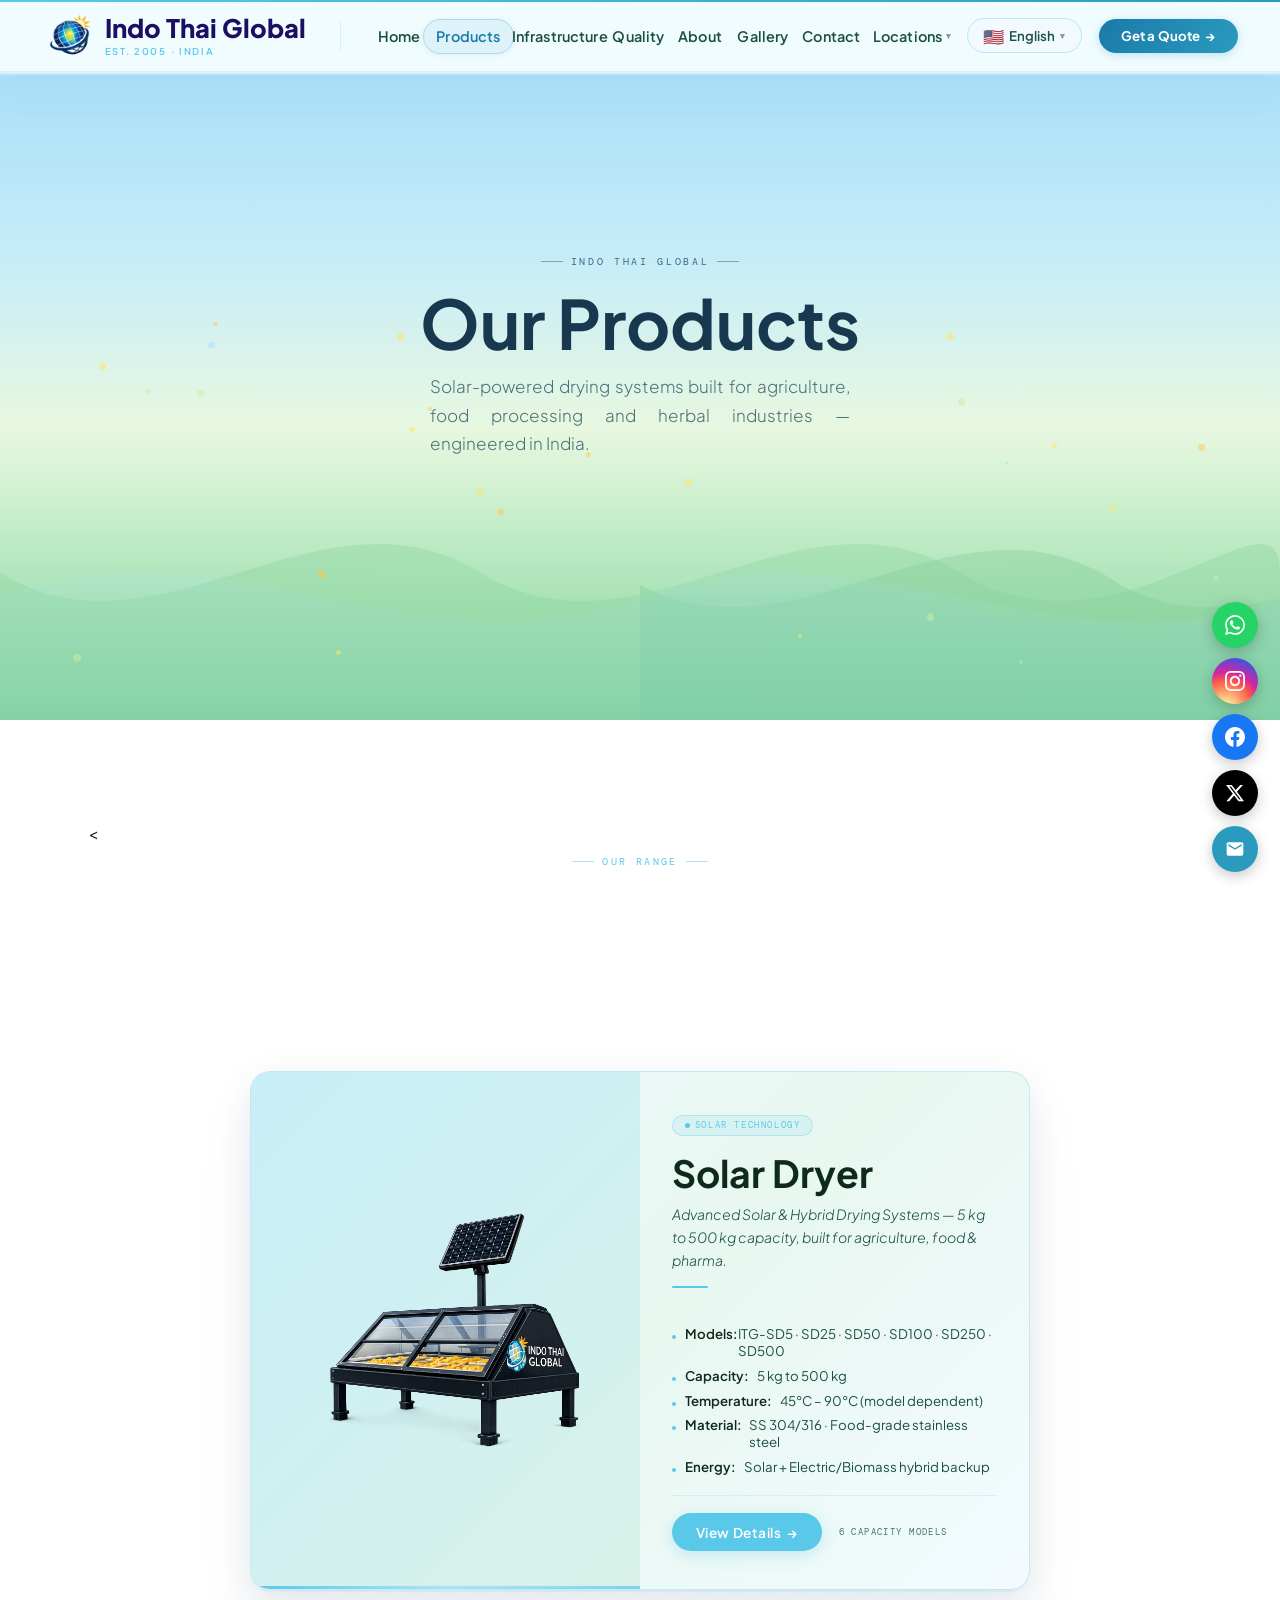
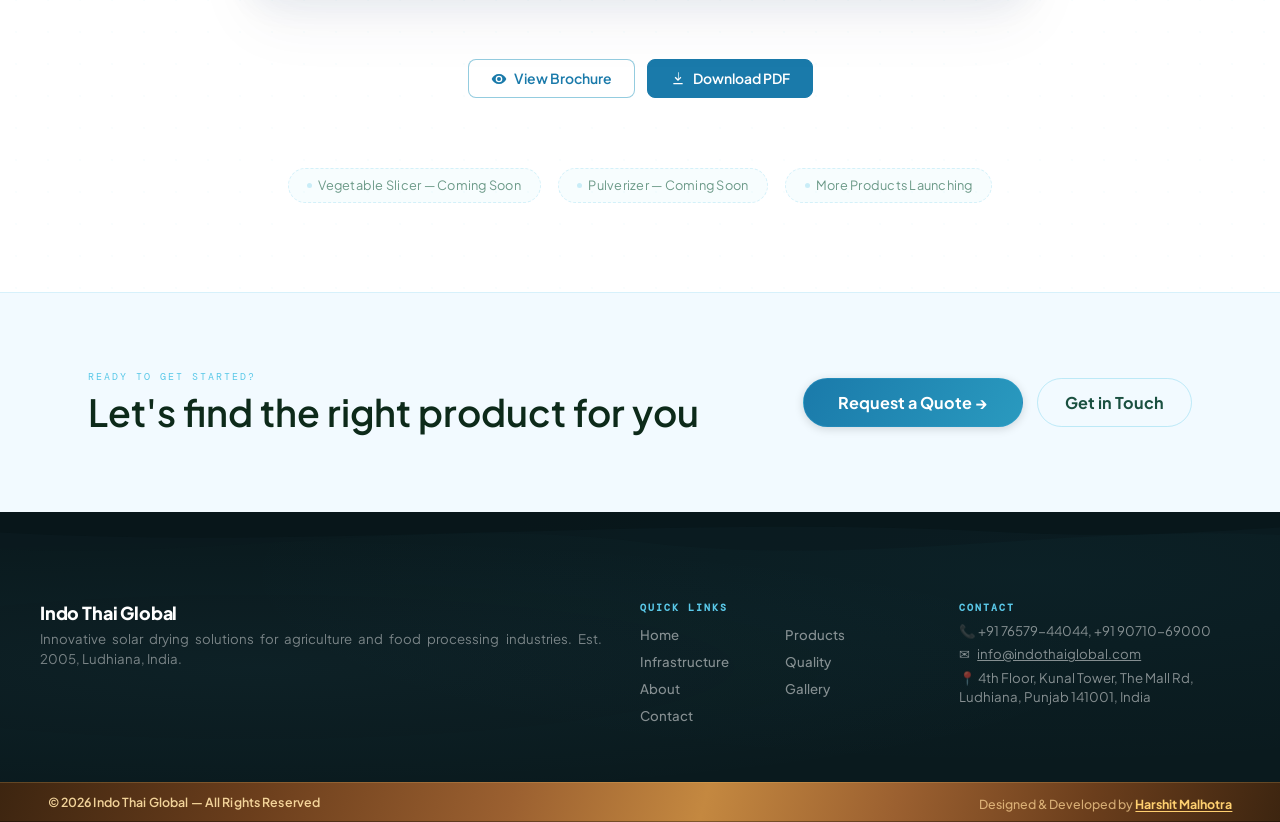
<file: products.html>
<!DOCTYPE html>
<html lang="en">
<head>
  <meta charset="UTF-8"/>
  <meta name="viewport" content="width=device-width, initial-scale=1.0"/>
  <title>Products — Indo Thai Global</title>
  <meta name="description" content="Explore Indo Thai Global's full range of solar dryers and food processing equipment."/>
  <link rel="icon" href="assets/logo.png" type="image/png"/>
  <link rel="stylesheet" href="css/global.css"/>
  <link rel="stylesheet" href="css/navbar.css"/>
  <link rel="stylesheet" href="css/products.css"/>
  <link rel="stylesheet" href="css/home.css"/>
  <link rel="stylesheet" href="css/products.css"/>
  <!-- Google Tag Manager -->
<script>
(function(w,d,s,l,i){w[l]=w[l]||[];w[l].push({'gtm.start':
new Date().getTime(),event:'gtm.js'});var f=d.getElementsByTagName(s)[0],
j=d.createElement(s),dl=l!='dataLayer'?'&l='+l:'';j.async=true;j.src=
'https://www.googletagmanager.com/gtm.js?id='+i+dl;f.parentNode.insertBefore(j,f);
})(window,document,'script','dataLayer','GTM-MRRNVJR5');
</script>
<!-- End Google Tag Manager -->
</head>
<body>

<!-- Google Tag Manager (noscript) -->
<noscript>
  <iframe src="https://www.googletagmanager.com/ns.html?id=GTM-MRRNVJR5"
  height="0" width="0" style="display:none;visibility:hidden"></iframe>
</noscript>
<!-- End Google Tag Manager (noscript) -->

<nav class="nav" id="nav">
  <div class="nav-accent" aria-hidden="true"></div>
  <div class="nav-progress" id="navProgress" aria-hidden="true"></div>
  <div class="nav-inner">

    <a href="home.html" class="nav-brand" aria-label="Indo Thai Global — Home">
      <img src="assets/logo.png" alt="Indo Thai Global" class="nav-logo" draggable="false"/>
      <div class="nav-brand-words">
        <span class="nav-brand-name">Indo Thai Global</span>
        <span class="nav-brand-tag">Est. 2005 &middot; India</span>
      </div>
    </a>

    <div class="nav-divider" aria-hidden="true"></div>

    <ul class="nav-links" role="list">
      <li><a href="home.html"           class="nav-link">Home</a></li>
      <li><a href="products.html"       class="nav-link">Products</a></li>
      <li><a href="infrastructure.html" class="nav-link">Infrastructure</a></li>
      <li><a href="quality.html"        class="nav-link">Quality</a></li>
      <li><a href="about.html"          class="nav-link">About</a></li>
      <li><a href="gallery.html"        class="nav-link">Gallery</a></li>
      <li><a href="contact.html"        class="nav-link">Contact</a></li>
      <li class="nav-has-dropdown">
        <button class="nav-link nav-dropdown-btn" aria-haspopup="true" aria-expanded="false">
          Locations <span class="nav-lang-arrow">▾</span>
        </button>
        <ul class="nav-dropdown" role="list">
          <li><a href="ludhiana.html" class="nav-dropdown-link">Indo Thai Global Ludhiana</a></li>
          <li><a href="indo-thai-global-unit-1.html" class="nav-dropdown-link">Indo Thai Global Unit-1</a></li>
        </ul>
      </li>
    </ul>

    <div class="nav-lang" id="navLang">
      <button class="nav-lang-btn" id="langBtn" aria-label="Select language" aria-haspopup="listbox" aria-expanded="false">
        <span class="nav-lang-flag" id="langFlag">🇺🇸</span>
        <span id="langCurrent">English</span>
        <span class="nav-lang-arrow">▾</span>
      </button>
      <div class="nav-lang-dropdown" id="langDropdown" role="listbox">
        <div class="lang-search-wrap">
          <input class="lang-search" id="langSearch" type="text" placeholder="Search language…" autocomplete="off"/>
        </div>
        <div class="lang-options-scroll" id="langOptionsScroll"></div>
      </div>
    </div>

    <a href="quote.html" class="nav-cta">Get a Quote <span class="cta-arrow">→</span></a>

    <button class="nav-burger" id="burger" aria-label="Toggle navigation" aria-expanded="false" aria-controls="drawer">
      <span class="burger-line"></span>
      <span class="burger-line"></span>
      <span class="burger-line"></span>
    </button>

  </div>
</nav>

<div class="nav-drawer" id="drawer" role="navigation" aria-label="Mobile navigation">
  <ul class="drawer-links" role="list">
    <li><a href="home.html"           class="drawer-link">Home           <span class="drawer-arrow">›</span></a></li>
    <li><a href="products.html"       class="drawer-link">Products       <span class="drawer-arrow">›</span></a></li>
    <li><a href="infrastructure.html" class="drawer-link">Infrastructure <span class="drawer-arrow">›</span></a></li>
    <li><a href="quality.html"        class="drawer-link">Quality        <span class="drawer-arrow">›</span></a></li>
    <li><a href="about.html"          class="drawer-link">About          <span class="drawer-arrow">›</span></a></li>
    <li><a href="gallery.html"        class="drawer-link">Gallery        <span class="drawer-arrow">›</span></a></li>
    <li><a href="contact.html"        class="drawer-link">Contact        <span class="drawer-arrow">›</span></a></li>
    <li class="drawer-has-dropdown">
        <button class="drawer-dropdown-btn">
          Locations <span class="drawer-arrow">›</span>
        </button>
        <ul class="drawer-sub" role="list">
          <li><a href="ludhiana.html" class="drawer-link drawer-sub-link">Indo Thai Global Ludhiana <span class="drawer-arrow">›</span></a></li>
          <li><a href="indo-thai-global-unit-1.html" class="drawer-link drawer-sub-link">Indo Thai Global Unit-1 <span class="drawer-arrow">›</span></a></li>
        </ul>
    </li>
  </ul>
  <div class="drawer-cta-wrap">
    <a href="quote.html" class="drawer-cta">Get a Quote →</a>
  </div>
</div>
  
<main class="page-body">

  <section class="products-hero" aria-label="Products Hero">
    <div class="hero-waves" aria-hidden="true">
      <svg class="wave1" viewBox="0 0 1440 200" preserveAspectRatio="none" xmlns="http://www.w3.org/2000/svg">
        <path d="M0,80 C180,160 360,0 540,80 C720,160 900,0 1080,80 C1260,160 1440,0 1440,80 L1440,200 L0,200 Z" fill="rgba(126,207,150,0.6)"/>
        <path d="M720,90 C900,160 1080,0 1260,90 C1440,160 1620,0 1800,90 L1800,200 L720,200 Z" fill="rgba(100,190,130,0.5)"/>
      </svg>
      <svg class="wave2" viewBox="0 0 1440 200" preserveAspectRatio="none" xmlns="http://www.w3.org/2000/svg">
        <path d="M0,100 C240,30 480,170 720,100 C960,30 1200,170 1440,100 L1440,200 L0,200 Z" fill="rgba(168,223,247,0.45)"/>
        <path d="M720,110 C960,40 1200,180 1440,110 L1440,200 L720,200 Z" fill="rgba(140,210,240,0.3)"/>
      </svg>
      <svg class="wave3" viewBox="0 0 1440 200" preserveAspectRatio="none" xmlns="http://www.w3.org/2000/svg">
        <path d="M0,60 C360,140 720,0 1080,60 C1440,140 1800,0 1800,60 L1800,200 L0,200 Z" fill="rgba(184,232,192,0.38)"/>
      </svg>
    </div>

    <div class="hero-pollen" aria-hidden="true" id="heroPollen"></div>

    <div class="hero-content-wrap">
  <div class="hero-eyebrow reveal-up">Indo Thai Global</div>
  <h1 class="hero-title reveal-up">Our Products</h1>
  <p class="hero-sub reveal-up">Solar-powered drying systems built for agriculture, food processing and herbal industries — engineered in India.</p>
</div>
  </section>

  <!-- ░░ PRODUCTS LISTING ░░ -->
  <section class="products-listing" id="products">
    <div class="container">

        <<div class="listing-header">
      <div class="listing-eyebrow reveal-up">Our Range</div>
      <h2 class="listing-title reveal-up">Explore Our <em>Solutions</em></h2>
      <p class="listing-sub reveal-up">Click on any product below to see full specifications, capacity models and enquire directly.</p>
    </div>

      <div class="prod-cards-area">

        <!-- SOLAR DRYER — BIG CARD -->
        <a href="solardryer.html" class="big-prod-card" id="solarDryerCard" aria-label="View Solar Dryer details">

          <div class="bpc-img-side">
            <img src="assets/products/solar-dryer.png" alt="Solar Dryer by Indo Thai Global"
              onerror="this.style.display='none'; this.nextElementSibling.style.display='flex'"/>
            <div class="bpc-img-ph" style="display:none">
              ☀️<span>Solar Dryer</span>
            </div>
            <div class="bpc-img-overlay">
              <span class="bpc-ov-cta">View Full Details →</span>
            </div>
          </div>

          <div class="bpc-info">
            <div>
              <div class="bpc-badge">Solar Technology</div>
              <div style="height: 0.9rem;"></div>
              <div class="bpc-name">Solar Dryer</div>
              <div style="height: 0.5rem;"></div>
              <div class="bpc-tagline">Advanced Solar &amp; Hybrid Drying Systems — 5 kg to 500 kg capacity, built for agriculture, food &amp; pharma.</div>
              <div style="height: 0.8rem;"></div>
              <div class="bpc-rule"></div>
              <div style="height: 1rem;"></div>
            </div>

            <div class="bpc-specs">
              <div class="bpc-spec"><span class="bpc-spec-k">Models:</span> ITG-SD5 · SD25 · SD50 · SD100 · SD250 · SD500</div>
              <div class="bpc-spec"><span class="bpc-spec-k">Capacity:</span> 5 kg to 500 kg</div>
              <div class="bpc-spec"><span class="bpc-spec-k">Temperature:</span> 45°C – 90°C (model dependent)</div>
              <div class="bpc-spec"><span class="bpc-spec-k">Material:</span> SS 304/316 · Food-grade stainless steel</div>
              <div class="bpc-spec"><span class="bpc-spec-k">Energy:</span> Solar + Electric/Biomass hybrid backup</div>
            </div>

            <div class="bpc-footer">
              <span class="bpc-cta">
                View Details <span class="bpc-cta-arrow">→</span>
              </span>
              <span class="bpc-models-count">6 capacity models</span>
            </div>
          </div>

        </a>
        <div class="brochure-bar">
          <a href="assets/docs/solar-dryer-brochure.pdf" target="_blank" rel="noopener" class="brochure-bar__btn brochure-bar__btn--view">
            <svg viewBox="0 0 24 24"><path d="M12 4.5C7 4.5 2.73 7.61 1 12c1.73 4.39 6 7.5 11 7.5s9.27-3.11 11-7.5c-1.73-4.39-6-7.5-11-7.5zm0 12.5a5 5 0 1 1 0-10 5 5 0 0 1 0 10zm0-8a3 3 0 1 0 0 6 3 3 0 0 0 0-6z"/></svg>
            View Brochure
          </a>
          <a href="assets/docs/solar-dryer-brochure.pdf" download class="brochure-bar__btn brochure-bar__btn--dl">
            <svg viewBox="0 0 24 24"><path d="M5 20h14v-2H5v2zm7-18v10.17l-3.59-3.58L7 10l5 5 5-5-1.41-1.41L13 12.17V2h-1z"/></svg>
            Download PDF
          </a>
        </div>
        <!-- Coming soon pills -->
        <div class="coming-soon-row" aria-hidden="true">
          <span class="cs-pill"><span class="cs-pill-dot"></span>Vegetable Slicer — Coming Soon</span>
          <span class="cs-pill"><span class="cs-pill-dot"></span>Pulverizer — Coming Soon</span>
          <span class="cs-pill"><span class="cs-pill-dot"></span>More Products Launching</span>
        </div>

      </div>
    </div>
  </section>

  <!-- ░░ CTA STRIP ░░ -->
  <section class="cta-strip">
    <div class="container">
      <div class="cta-strip-inner">
        <div>
          <p class="cta-strip-label">Ready to get started?</p>
          <h2 class="cta-strip-title">Let's find the right product for you</h2>
        </div>
        <div class="cta-strip-btns">
          <a href="quote.html"   class="btn btn-dark">Request a Quote →</a>
          <a href="contact.html" class="btn btn-ghost">Get in Touch</a>
        </div>
      </div>
    </div>
  </section>

</main>

<!-- ░░ FOOTER ░░ -->
<footer class="site-footer">
  <div class="container footer-grid">

    <div class="footer-col">
      <h3 class="footer-brand">Indo Thai Global</h3>
      <p class="footer-text">
        Innovative solar drying solutions for agriculture and food processing industries.
        Est. 2005, Ludhiana, India.
      </p>
    </div>

    <div class="footer-col">
      <h4 class="footer-title">Quick Links</h4>
      <ul class="footer-links">
        <li><a href="home.html">Home</a></li>
        <li><a href="products.html">Products</a></li>
        <li><a href="infrastructure.html">Infrastructure</a></li>
        <li><a href="quality.html">Quality</a></li>
        <li><a href="about.html">About</a></li>
        <li><a href="gallery.html">Gallery</a></li>
        <li><a href="contact.html">Contact</a></li>
      </ul>
    </div>

    <div class="footer-col">
      <h4 class="footer-title">Contact</h4>
      <div class="footer-contact-item">&#128222; +91 76579-44044, +91 90710-69000</div><div class="footer-contact-item">
  &#9993; <a href="mailto:indothaiglobal20@gmail.com">info@indothaiglobal.com</a>
</div>
   <div class="footer-contact-item">&#128205; 4th Floor, Kunal Tower, The Mall Rd, Ludhiana, Punjab 141001, India</div>
    </div>

  </div>
  <div class="footer-bottom">
    <div class="footer-bottom-inner">
      <span class="footer-copy">&#169; 2026 Indo Thai Global &#8212; All Rights Reserved</span>
      <div class="footer-dev-inner">
        <span class="footer-dev-text">Designed &amp; Developed by </span>
        <a href="https://www.linkedin.com/in/harshit-malhotra-20b333200/" target="_blank" rel="noopener noreferrer" class="footer-dev-link">Harshit Malhotra</a>
      </div>
    </div>
  </div>
</footer>

<script>
(function () {
  var COUNTRIES = [
    // Popular
    {f:'🇮🇳', n:'India',                  c:'+91',   pop:true},
    {f:'🇺🇸', n:'United States',           c:'+1',    pop:true},
    {f:'🇬🇧', n:'United Kingdom',          c:'+44',   pop:true},
    {f:'🇦🇪', n:'United Arab Emirates',    c:'+971',  pop:true},
    {f:'🇹🇭', n:'Thailand',                c:'+66',   pop:true},
    {f:'🇸🇬', n:'Singapore',               c:'+65',   pop:true},
    {f:'🇦🇺', n:'Australia',               c:'+61',   pop:true},
    // All
    {f:'🇦🇫', n:'Afghanistan',             c:'+93'},
    {f:'🇦🇱', n:'Albania',                 c:'+355'},
    {f:'🇩🇿', n:'Algeria',                 c:'+213'},
    {f:'🇦🇩', n:'Andorra',                 c:'+376'},
    {f:'🇦🇴', n:'Angola',                  c:'+244'},
    {f:'🇦🇬', n:'Antigua and Barbuda',     c:'+1268'},
    {f:'🇦🇷', n:'Argentina',               c:'+54'},
    {f:'🇦🇲', n:'Armenia',                 c:'+374'},
    {f:'🇦🇹', n:'Austria',                 c:'+43'},
    {f:'🇦🇿', n:'Azerbaijan',              c:'+994'},
    {f:'🇧🇸', n:'Bahamas',                 c:'+1242'},
    {f:'🇧🇭', n:'Bahrain',                 c:'+973'},
    {f:'🇧🇩', n:'Bangladesh',              c:'+880'},
    {f:'🇧🇧', n:'Barbados',                c:'+1246'},
    {f:'🇧🇾', n:'Belarus',                 c:'+375'},
    {f:'🇧🇪', n:'Belgium',                 c:'+32'},
    {f:'🇧🇿', n:'Belize',                  c:'+501'},
    {f:'🇧🇯', n:'Benin',                   c:'+229'},
    {f:'🇧🇹', n:'Bhutan',                  c:'+975'},
    {f:'🇧🇴', n:'Bolivia',                 c:'+591'},
    {f:'🇧🇦', n:'Bosnia and Herzegovina',  c:'+387'},
    {f:'🇧🇼', n:'Botswana',                c:'+267'},
    {f:'🇧🇷', n:'Brazil',                  c:'+55'},
    {f:'🇧🇳', n:'Brunei',                  c:'+673'},
    {f:'🇧🇬', n:'Bulgaria',                c:'+359'},
    {f:'🇧🇫', n:'Burkina Faso',            c:'+226'},
    {f:'🇧🇮', n:'Burundi',                 c:'+257'},
    {f:'🇨🇻', n:'Cabo Verde',              c:'+238'},
    {f:'🇰🇭', n:'Cambodia',                c:'+855'},
    {f:'🇨🇲', n:'Cameroon',                c:'+237'},
    {f:'🇨🇦', n:'Canada',                  c:'+1'},
    {f:'🇨🇫', n:'Central African Republic',c:'+236'},
    {f:'🇹🇩', n:'Chad',                    c:'+235'},
    {f:'🇨🇱', n:'Chile',                   c:'+56'},
    {f:'🇨🇳', n:'China',                   c:'+86'},
    {f:'🇨🇴', n:'Colombia',                c:'+57'},
    {f:'🇰🇲', n:'Comoros',                 c:'+269'},
    {f:'🇨🇩', n:'Congo (DRC)',             c:'+243'},
    {f:'🇨🇬', n:'Congo (Republic)',        c:'+242'},
    {f:'🇨🇷', n:'Costa Rica',              c:'+506'},
    {f:'🇭🇷', n:'Croatia',                 c:'+385'},
    {f:'🇨🇺', n:'Cuba',                    c:'+53'},
    {f:'🇨🇾', n:'Cyprus',                  c:'+357'},
    {f:'🇨🇿', n:'Czech Republic',          c:'+420'},
    {f:'🇩🇰', n:'Denmark',                 c:'+45'},
    {f:'🇩🇯', n:'Djibouti',                c:'+253'},
    {f:'🇩🇲', n:'Dominica',                c:'+1767'},
    {f:'🇩🇴', n:'Dominican Republic',      c:'+1809'},
    {f:'🇪🇨', n:'Ecuador',                 c:'+593'},
    {f:'🇪🇬', n:'Egypt',                   c:'+20'},
    {f:'🇸🇻', n:'El Salvador',             c:'+503'},
    {f:'🇬🇶', n:'Equatorial Guinea',       c:'+240'},
    {f:'🇪🇷', n:'Eritrea',                 c:'+291'},
    {f:'🇪🇪', n:'Estonia',                 c:'+372'},
    {f:'🇸🇿', n:'Eswatini',                c:'+268'},
    {f:'🇪🇹', n:'Ethiopia',                c:'+251'},
    {f:'🇫🇯', n:'Fiji',                    c:'+679'},
    {f:'🇫🇮', n:'Finland',                 c:'+358'},
    {f:'🇫🇷', n:'France',                  c:'+33'},
    {f:'🇬🇦', n:'Gabon',                   c:'+241'},
    {f:'🇬🇲', n:'Gambia',                  c:'+220'},
    {f:'🇬🇪', n:'Georgia',                 c:'+995'},
    {f:'🇩🇪', n:'Germany',                 c:'+49'},
    {f:'🇬🇭', n:'Ghana',                   c:'+233'},
    {f:'🇬🇷', n:'Greece',                  c:'+30'},
    {f:'🇬🇩', n:'Grenada',                 c:'+1473'},
    {f:'🇬🇹', n:'Guatemala',               c:'+502'},
    {f:'🇬🇳', n:'Guinea',                  c:'+224'},
    {f:'🇬🇼', n:'Guinea-Bissau',           c:'+245'},
    {f:'🇬🇾', n:'Guyana',                  c:'+592'},
    {f:'🇭🇹', n:'Haiti',                   c:'+509'},
    {f:'🇭🇳', n:'Honduras',                c:'+504'},
    {f:'🇭🇺', n:'Hungary',                 c:'+36'},
    {f:'🇮🇸', n:'Iceland',                 c:'+354'},
    {f:'🇮🇩', n:'Indonesia',               c:'+62'},
    {f:'🇮🇷', n:'Iran',                    c:'+98'},
    {f:'🇮🇶', n:'Iraq',                    c:'+964'},
    {f:'🇮🇪', n:'Ireland',                 c:'+353'},
    {f:'🇮🇱', n:'Israel',                  c:'+972'},
    {f:'🇮🇹', n:'Italy',                   c:'+39'},
    {f:'🇯🇲', n:'Jamaica',                 c:'+1876'},
    {f:'🇯🇵', n:'Japan',                   c:'+81'},
    {f:'🇯🇴', n:'Jordan',                  c:'+962'},
    {f:'🇰🇿', n:'Kazakhstan',              c:'+7'},
    {f:'🇰🇪', n:'Kenya',                   c:'+254'},
    {f:'🇰🇮', n:'Kiribati',                c:'+686'},
    {f:'🇽🇰', n:'Kosovo',                  c:'+383'},
    {f:'🇰🇼', n:'Kuwait',                  c:'+965'},
    {f:'🇰🇬', n:'Kyrgyzstan',              c:'+996'},
    {f:'🇱🇦', n:'Laos',                    c:'+856'},
    {f:'🇱🇻', n:'Latvia',                  c:'+371'},
    {f:'🇱🇧', n:'Lebanon',                 c:'+961'},
    {f:'🇱🇸', n:'Lesotho',                 c:'+266'},
    {f:'🇱🇷', n:'Liberia',                 c:'+231'},
    {f:'🇱🇾', n:'Libya',                   c:'+218'},
    {f:'🇱🇮', n:'Liechtenstein',           c:'+423'},
    {f:'🇱🇹', n:'Lithuania',               c:'+370'},
    {f:'🇱🇺', n:'Luxembourg',              c:'+352'},
    {f:'🇲🇬', n:'Madagascar',              c:'+261'},
    {f:'🇲🇼', n:'Malawi',                  c:'+265'},
    {f:'🇲🇾', n:'Malaysia',                c:'+60'},
    {f:'🇲🇻', n:'Maldives',                c:'+960'},
    {f:'🇲🇱', n:'Mali',                    c:'+223'},
    {f:'🇲🇹', n:'Malta',                   c:'+356'},
    {f:'🇲🇭', n:'Marshall Islands',        c:'+692'},
    {f:'🇲🇷', n:'Mauritania',              c:'+222'},
    {f:'🇲🇺', n:'Mauritius',               c:'+230'},
    {f:'🇲🇽', n:'Mexico',                  c:'+52'},
    {f:'🇫🇲', n:'Micronesia',              c:'+691'},
    {f:'🇲🇩', n:'Moldova',                 c:'+373'},
    {f:'🇲🇨', n:'Monaco',                  c:'+377'},
    {f:'🇲🇳', n:'Mongolia',                c:'+976'},
    {f:'🇲🇪', n:'Montenegro',              c:'+382'},
    {f:'🇲🇦', n:'Morocco',                 c:'+212'},
    {f:'🇲🇿', n:'Mozambique',              c:'+258'},
    {f:'🇲🇲', n:'Myanmar',                 c:'+95'},
    {f:'🇳🇦', n:'Namibia',                 c:'+264'},
    {f:'🇳🇷', n:'Nauru',                   c:'+674'},
    {f:'🇳🇵', n:'Nepal',                   c:'+977'},
    {f:'🇳🇱', n:'Netherlands',             c:'+31'},
    {f:'🇳🇿', n:'New Zealand',             c:'+64'},
    {f:'🇳🇮', n:'Nicaragua',               c:'+505'},
    {f:'🇳🇪', n:'Niger',                   c:'+227'},
    {f:'🇳🇬', n:'Nigeria',                 c:'+234'},
    {f:'🇲🇰', n:'North Macedonia',         c:'+389'},
    {f:'🇳🇴', n:'Norway',                  c:'+47'},
    {f:'🇴🇲', n:'Oman',                    c:'+968'},
    {f:'🇵🇰', n:'Pakistan',                c:'+92'},
    {f:'🇵🇼', n:'Palau',                   c:'+680'},
    {f:'🇵🇸', n:'Palestine',               c:'+970'},
    {f:'🇵🇦', n:'Panama',                  c:'+507'},
    {f:'🇵🇬', n:'Papua New Guinea',        c:'+675'},
    {f:'🇵🇾', n:'Paraguay',                c:'+595'},
    {f:'🇵🇪', n:'Peru',                    c:'+51'},
    {f:'🇵🇭', n:'Philippines',             c:'+63'},
    {f:'🇵🇱', n:'Poland',                  c:'+48'},
    {f:'🇵🇹', n:'Portugal',                c:'+351'},
    {f:'🇶🇦', n:'Qatar',                   c:'+974'},
    {f:'🇷🇴', n:'Romania',                 c:'+40'},
    {f:'🇷🇺', n:'Russia',                  c:'+7'},
    {f:'🇷🇼', n:'Rwanda',                  c:'+250'},
    {f:'🇰🇳', n:'Saint Kitts and Nevis',   c:'+1869'},
    {f:'🇱🇨', n:'Saint Lucia',             c:'+1758'},
    {f:'🇻🇨', n:'Saint Vincent',           c:'+1784'},
    {f:'🇼🇸', n:'Samoa',                   c:'+685'},
    {f:'🇸🇲', n:'San Marino',              c:'+378'},
    {f:'🇸🇹', n:'Sao Tome and Principe',   c:'+239'},
    {f:'🇸🇦', n:'Saudi Arabia',            c:'+966'},
    {f:'🇸🇳', n:'Senegal',                 c:'+221'},
    {f:'🇷🇸', n:'Serbia',                  c:'+381'},
    {f:'🇸🇨', n:'Seychelles',              c:'+248'},
    {f:'🇸🇱', n:'Sierra Leone',            c:'+232'},
    {f:'🇸🇰', n:'Slovakia',                c:'+421'},
    {f:'🇸🇮', n:'Slovenia',                c:'+386'},
    {f:'🇸🇧', n:'Solomon Islands',         c:'+677'},
    {f:'🇸🇴', n:'Somalia',                 c:'+252'},
    {f:'🇿🇦', n:'South Africa',            c:'+27'},
    {f:'🇸🇸', n:'South Sudan',             c:'+211'},
    {f:'🇪🇸', n:'Spain',                   c:'+34'},
    {f:'🇱🇰', n:'Sri Lanka',               c:'+94'},
    {f:'🇸🇩', n:'Sudan',                   c:'+249'},
    {f:'🇸🇷', n:'Suriname',                c:'+597'},
    {f:'🇸🇪', n:'Sweden',                  c:'+46'},
    {f:'🇨🇭', n:'Switzerland',             c:'+41'},
    {f:'🇸🇾', n:'Syria',                   c:'+963'},
    {f:'🇹🇼', n:'Taiwan',                  c:'+886'},
    {f:'🇹🇯', n:'Tajikistan',              c:'+992'},
    {f:'🇹🇿', n:'Tanzania',                c:'+255'},
    {f:'🇹🇱', n:'Timor-Leste',             c:'+670'},
    {f:'🇹🇬', n:'Togo',                    c:'+228'},
    {f:'🇹🇴', n:'Tonga',                   c:'+676'},
    {f:'🇹🇹', n:'Trinidad and Tobago',     c:'+1868'},
    {f:'🇹🇳', n:'Tunisia',                 c:'+216'},
    {f:'🇹🇷', n:'Turkey',                  c:'+90'},
    {f:'🇹🇲', n:'Turkmenistan',            c:'+993'},
    {f:'🇹🇻', n:'Tuvalu',                  c:'+688'},
    {f:'🇺🇬', n:'Uganda',                  c:'+256'},
    {f:'🇺🇦', n:'Ukraine',                 c:'+380'},
    {f:'🇺🇾', n:'Uruguay',                 c:'+598'},
    {f:'🇺🇿', n:'Uzbekistan',              c:'+998'},
    {f:'🇻🇺', n:'Vanuatu',                 c:'+678'},
    {f:'🇻🇦', n:'Vatican City',            c:'+379'},
    {f:'🇻🇪', n:'Venezuela',               c:'+58'},
    {f:'🇻🇳', n:'Vietnam',                 c:'+84'},
    {f:'🇾🇪', n:'Yemen',                   c:'+967'},
    {f:'🇿🇲', n:'Zambia',                  c:'+260'},
    {f:'🇿🇼', n:'Zimbabwe',                c:'+263'}
  ];

  var picker   = document.getElementById('countryPicker');
  var cpBtn    = document.getElementById('cpBtn');
  var cpFlag   = document.getElementById('cpFlag');
  var cpCode   = document.getElementById('cpCode');
  var cpSearch = document.getElementById('cpSearch');
  var cpList   = document.getElementById('cpList');
  var hidden   = document.getElementById('eq-country-val');
  if (!picker || !cpBtn || !cpList) return;

  /* Build list */
  function buildList() {
    cpList.innerHTML = '';

    var popLabel = document.createElement('div');
    popLabel.className = 'cp-group-label';
    popLabel.textContent = '⭐ Popular';
    cpList.appendChild(popLabel);

    COUNTRIES.forEach(function(ct, idx) {
      if (ct.pop) cpList.appendChild(makeItem(ct, idx));
    });

    var allLabel = document.createElement('div');
    allLabel.className = 'cp-group-label';
    allLabel.textContent = '🌍 All Countries';
    cpList.appendChild(allLabel);

    COUNTRIES.forEach(function(ct, idx) {
      if (!ct.pop) cpList.appendChild(makeItem(ct, idx));
    });
  }

  function makeItem(ct, idx) {
    var btn = document.createElement('button');
    btn.type = 'button';
    btn.className = 'cp-item' + (ct.c === '+91' && ct.n === 'India' ? ' active' : '');
    btn.setAttribute('data-name', ct.n.toLowerCase());
    btn.setAttribute('data-code', ct.c);
    btn.innerHTML =
      '<span class="cp-item-flag">' + ct.f + '</span>' +
      '<span class="cp-item-name">' + ct.n + '</span>' +
      '<span class="cp-item-code">' + ct.c + '</span>';
    btn.addEventListener('click', function(e) {
      e.stopPropagation();
      select(ct);
    });
    return btn;
  }

  function select(ct) {
    cpFlag.textContent = ct.f;
    cpCode.textContent = ct.c;
    if (hidden) hidden.value = ct.c;
    cpList.querySelectorAll('.cp-item').forEach(function(el) { el.classList.remove('active'); });
    cpList.querySelectorAll('.cp-item').forEach(function(el) {
      if (el.getAttribute('data-name') === ct.n.toLowerCase() && el.getAttribute('data-code') === ct.c) {
        el.classList.add('active');
      }
    });
    picker.classList.remove('open');
    cpBtn.setAttribute('aria-expanded', 'false');
    if (cpSearch) { cpSearch.value = ''; filterList(''); }
  }

  function filterList(q) {
    q = q.toLowerCase().trim();
    var items = cpList.querySelectorAll('.cp-item');
    var noResults = cpList.querySelector('.cp-no-results');
    var visible = 0;
    items.forEach(function(el) {
      var name = el.getAttribute('data-name') || '';
      var code = el.getAttribute('data-code') || '';
      var show = !q || name.indexOf(q) !== -1 || code.indexOf(q) !== -1;
      el.hidden = !show;
      if (show) visible++;
    });
    /* hide group labels when searching */
    cpList.querySelectorAll('.cp-group-label').forEach(function(lbl) {
      lbl.hidden = !!q;
    });
    if (!noResults) {
      noResults = document.createElement('div');
      noResults.className = 'cp-no-results';
      noResults.textContent = 'No countries found';
      cpList.appendChild(noResults);
    }
    noResults.hidden = visible > 0;
  }

  /* Toggle */
  cpBtn.addEventListener('click', function(e) {
    e.stopPropagation();
    var isOpen = picker.classList.toggle('open');
    cpBtn.setAttribute('aria-expanded', String(isOpen));
    if (isOpen && cpSearch) setTimeout(function() { cpSearch.focus(); }, 60);
  });

  document.addEventListener('click', function(e) {
    if (!picker.contains(e.target)) {
      picker.classList.remove('open');
      cpBtn.setAttribute('aria-expanded', 'false');
    }
  });

  document.addEventListener('keydown', function(e) {
    if (e.key === 'Escape') { picker.classList.remove('open'); cpBtn.setAttribute('aria-expanded','false'); }
  });

  if (cpSearch) {
    cpSearch.addEventListener('input', function() { filterList(this.value); });
  }

  buildList();
})();
</script>
<script src="js/navbar.js"></script>
<script src="js/home.js"></script>
<script src="js/products.js"></script>
<script src="js/global.js"></script>

<!-- ── Floating Social Dock ── -->
<style>
  .social-dock {
    position: fixed;
    bottom: 28px;
    right: 22px;
    z-index: 9999;
    display: flex;
    flex-direction: column;
    align-items: center;
    gap: 10px;
  }

  /* Individual link buttons */
  .social-dock__btn {
    width: 46px;
    height: 46px;
    border-radius: 50%;
    display: flex;
    align-items: center;
    justify-content: center;
    text-decoration: none;
    box-shadow: 0 4px 14px rgba(0,0,0,0.22);
    transition: transform 0.22s cubic-bezier(0.22,1,0.36,1),
                box-shadow 0.22s ease,
                opacity 0.25s ease;
    /* hidden by default */
    opacity: 1;
    transform: translateY(0) scale(1);
    pointer-events: auto;
  }
  .social-dock__btn svg {
    width: 20px;
    height: 20px;
    fill: #fff;
    flex-shrink: 0;
  }
  .social-dock__btn:hover {
    transform: translateY(-2px) scale(1.10) !important;
    box-shadow: 0 8px 22px rgba(0,0,0,0.30);
  }

  /* Brand colours */
  .social-dock__btn--wa      { background: #25d366; }
  .social-dock__btn--ig      { background: radial-gradient(circle at 30% 107%, #fdf497 0%, #fdf497 5%, #fd5949 45%, #d6249f 60%, #285AEB 90%); }
  .social-dock__btn--fb      { background: #1877f2; }
  .social-dock__btn--mail    { background: #2a9abf; }

  /* Toggle (main) button */
  .social-dock__toggle {
    width: 52px;
    height: 52px;
    border-radius: 50%;
    background: linear-gradient(135deg, #1a7aaa 0%, #2a9abf 100%);
    border: none;
    cursor: pointer;
    display: flex;
    align-items: center;
    justify-content: center;
    box-shadow: 0 4px 18px rgba(42,154,191,0.45);
    transition: transform 0.3s cubic-bezier(0.22,1,0.36,1),
                box-shadow 0.25s ease;
    z-index: 1;
  }
  .social-dock__toggle:hover {
    transform: scale(1.08);
    box-shadow: 0 7px 24px rgba(42,154,191,0.55);
  }
  .social-dock__toggle svg {
    width: 22px;
    height: 22px;
    fill: #fff;
    transition: transform 0.35s cubic-bezier(0.22,1,0.36,1), opacity 0.2s;
  }
  .social-dock__toggle .icon-close {
    position: absolute;
    opacity: 0;
    transform: rotate(-45deg);
  }

  /* Open state */
  .social-dock.is-open .social-dock__btn {
    opacity: 1;
    transform: translateY(0) scale(1);
    pointer-events: auto;
  }
  .social-dock.is-open .social-dock__toggle .icon-share {
    opacity: 0;
    transform: rotate(45deg);
  }
  .social-dock.is-open .social-dock__toggle .icon-close {
    opacity: 1;
    transform: rotate(0deg);
  }

  /* Stagger the reveal */
  .social-dock__btn:nth-child(1) { transition-delay: 0.00s; }
  .social-dock__btn:nth-child(2) { transition-delay: 0.04s; }
  .social-dock__btn:nth-child(3) { transition-delay: 0.08s; }
  .social-dock__btn:nth-child(4) { transition-delay: 0.12s; }

  /* Tooltip labels */
  .social-dock__btn::after {
    content: attr(data-label);
    position: absolute;
    right: 56px;
    background: rgba(10,26,30,0.82);
    color: #fff;
    font-family: 'Plus Jakarta Sans', sans-serif;
    font-size: 0.72rem;
    font-weight: 600;
    padding: 4px 10px;
    border-radius: 6px;
    white-space: nowrap;
    opacity: 0;
    pointer-events: none;
    transition: opacity 0.18s;
  }
  .social-dock__btn:hover::after { opacity: 1; }
</style>

<div class="social-dock" id="socialDock">
  <!-- WhatsApp -->
  <!-- ▼ CHANGE THIS: replace 919876543210 with your full number incl. country code, no + or spaces -->
  <a class="social-dock__btn social-dock__btn--wa"
     href="https://wa.me/917657944044?text=Hello%20Indo%20Thai%20Global%2C%20I%20would%20like%20to%20know%20more%20about%20your%20solar%20drying%20systems."
     target="_blank" rel="noopener" data-label="WhatsApp" aria-label="Chat on WhatsApp">
    <svg viewBox="0 0 24 24" xmlns="http://www.w3.org/2000/svg">
      <path d="M17.472 14.382c-.297-.149-1.758-.867-2.03-.967-.273-.099-.471-.148-.67.15-.197.297-.767.966-.94 1.164-.173.199-.347.223-.644.075-.297-.15-1.255-.463-2.39-1.475-.883-.788-1.48-1.761-1.653-2.059-.173-.297-.018-.458.13-.606.134-.133.298-.347.446-.52.149-.174.198-.298.298-.497.099-.198.05-.371-.025-.52-.075-.149-.669-1.612-.916-2.207-.242-.579-.487-.5-.669-.51-.173-.008-.371-.01-.57-.01-.198 0-.52.074-.792.372-.272.297-1.04 1.016-1.04 2.479 0 1.462 1.065 2.875 1.213 3.074.149.198 2.096 3.2 5.077 4.487.709.306 1.262.489 1.694.625.712.227 1.36.195 1.871.118.571-.085 1.758-.719 2.006-1.413.248-.694.248-1.289.173-1.413-.074-.124-.272-.198-.57-.347m-5.421 7.403h-.004a9.87 9.87 0 01-5.031-1.378l-.361-.214-3.741.982.998-3.648-.235-.374a9.86 9.86 0 01-1.51-5.26c.001-5.45 4.436-9.884 9.888-9.884 2.64 0 5.122 1.03 6.988 2.898a9.825 9.825 0 012.893 6.994c-.003 5.45-4.437 9.884-9.885 9.884m8.413-18.297A11.815 11.815 0 0012.05 0C5.495 0 .16 5.335.157 11.892c0 2.096.547 4.142 1.588 5.945L.057 24l6.305-1.654a11.882 11.882 0 005.683 1.448h.005c6.554 0 11.89-5.335 11.893-11.893a11.821 11.821 0 00-3.48-8.413z"/>
    </svg>
  </a>

  <!-- Instagram -->
  <!-- ▼ CHANGE THIS: replace indothaiglobal with your Instagram handle -->
  <a class="social-dock__btn social-dock__btn--ig"
     href="https://instagram.com/indo_thaiglobal"
     target="_blank" rel="noopener" data-label="Instagram" aria-label="Follow on Instagram">
    <svg viewBox="0 0 24 24" xmlns="http://www.w3.org/2000/svg">
      <path d="M12 2.163c3.204 0 3.584.012 4.85.07 3.252.148 4.771 1.691 4.919 4.919.058 1.265.069 1.645.069 4.849 0 3.205-.012 3.584-.069 4.849-.149 3.225-1.664 4.771-4.919 4.919-1.266.058-1.644.07-4.85.07-3.204 0-3.584-.012-4.849-.07-3.26-.149-4.771-1.699-4.919-4.92-.058-1.265-.07-1.644-.07-4.849 0-3.204.013-3.583.07-4.849.149-3.227 1.664-4.771 4.919-4.919 1.266-.057 1.645-.069 4.849-.069zm0-2.163c-3.259 0-3.667.014-4.947.072-4.358.2-6.78 2.618-6.98 6.98-.059 1.281-.073 1.689-.073 4.948 0 3.259.014 3.668.072 4.948.2 4.358 2.618 6.78 6.98 6.98 1.281.058 1.689.072 4.948.072 3.259 0 3.668-.014 4.948-.072 4.354-.2 6.782-2.618 6.979-6.98.059-1.28.073-1.689.073-4.948 0-3.259-.014-3.667-.072-4.947-.196-4.354-2.617-6.78-6.979-6.98-1.281-.059-1.69-.073-4.949-.073zm0 5.838c-3.403 0-6.162 2.759-6.162 6.162s2.759 6.163 6.162 6.163 6.162-2.759 6.162-6.163c0-3.403-2.759-6.162-6.162-6.162zm0 10.162c-2.209 0-4-1.79-4-4 0-2.209 1.791-4 4-4s4 1.791 4 4c0 2.21-1.791 4-4 4zm6.406-11.845c-.796 0-1.441.645-1.441 1.44s.645 1.44 1.441 1.44c.795 0 1.439-.645 1.439-1.44s-.644-1.44-1.439-1.44z"/>
    </svg>
  </a>

  <!-- Facebook -->
  <!-- ▼ CHANGE THIS: replace IndoThaiGlobal with your Facebook page name/ID -->
  <a class="social-dock__btn social-dock__btn--fb"
     href="https://facebook.com/indothaiglobal"
     target="_blank" rel="noopener" data-label="Facebook" aria-label="Visit on Facebook">
    <svg viewBox="0 0 24 24" xmlns="http://www.w3.org/2000/svg">
      <path d="M24 12.073c0-6.627-5.373-12-12-12s-12 5.373-12 12c0 5.99 4.388 10.954 10.125 11.854v-8.385H7.078v-3.47h3.047V9.43c0-3.007 1.792-4.669 4.533-4.669 1.312 0 2.686.235 2.686.235v2.953H15.83c-1.491 0-1.956.925-1.956 1.874v2.25h3.328l-.532 3.47h-2.796v8.385C19.612 23.027 24 18.062 24 12.073z"/>
    </svg>
  </a>

  <!-- Twitter / X -->
  <a class="social-dock__btn social-dock__btn--tw"
    href="https://twitter.com/indothaipb"
    target="_blank" rel="noopener" data-label="Twitter" aria-label="Follow on Twitter">
    <svg viewBox="0 0 24 24" xmlns="http://www.w3.org/2000/svg">
      <path d="M18.244 2.25h3.308l-7.227 8.26 8.502 11.24H16.17l-5.214-6.817L4.99 21.75H1.68l7.73-8.835L1.254 2.25H8.08l4.713 6.231zm-1.161 17.52h1.833L7.084 4.126H5.117z"/>
    </svg>
  </a>

  <!-- Email -->
  <!-- ▼ CHANGE THIS: replace info@indothaiglobal.com with your actual email -->
  <a class="social-dock__btn social-dock__btn--mail"
     href="mailto:indothaiglobal20@gmail.com?subject=Product%20Enquiry%20—%20Indo%20Thai%20Global&body=Hello%2C%0A%0AI%20would%20like%20to%20know%20more%20about%20your%20solar%20drying%20systems%20and%20food%20processing%20equipment.%0A%0APlease%20provide%20more%20details.%0A%0AThank%20you."
     data-label="Email Us" aria-label="Send us an email">
    <svg viewBox="0 0 24 24" xmlns="http://www.w3.org/2000/svg">
      <path d="M20 4H4c-1.1 0-2 .9-2 2v12c0 1.1.9 2 2 2h16c1.1 0 2-.9 2-2V6c0-1.1-.9-2-2-2zm0 4l-8 5-8-5V6l8 5 8-5v2z"/>
    </svg>
  </a>
</div>

<!-- Scroll reveal for big card -->
<script>
(function(){
  const card = document.getElementById('solarDryerCard');
  if (!card) return;
  if ('IntersectionObserver' in window) {
    const obs = new IntersectionObserver(function(entries){
      entries.forEach(function(entry){
        if(entry.isIntersecting){ entry.target.classList.add('is-visible'); obs.unobserve(entry.target); }
      });
    }, { threshold: 0.1 });
    obs.observe(card);
  } else {
    card.classList.add('is-visible');
  }
})();
</script>

</body>
</html>
</file>
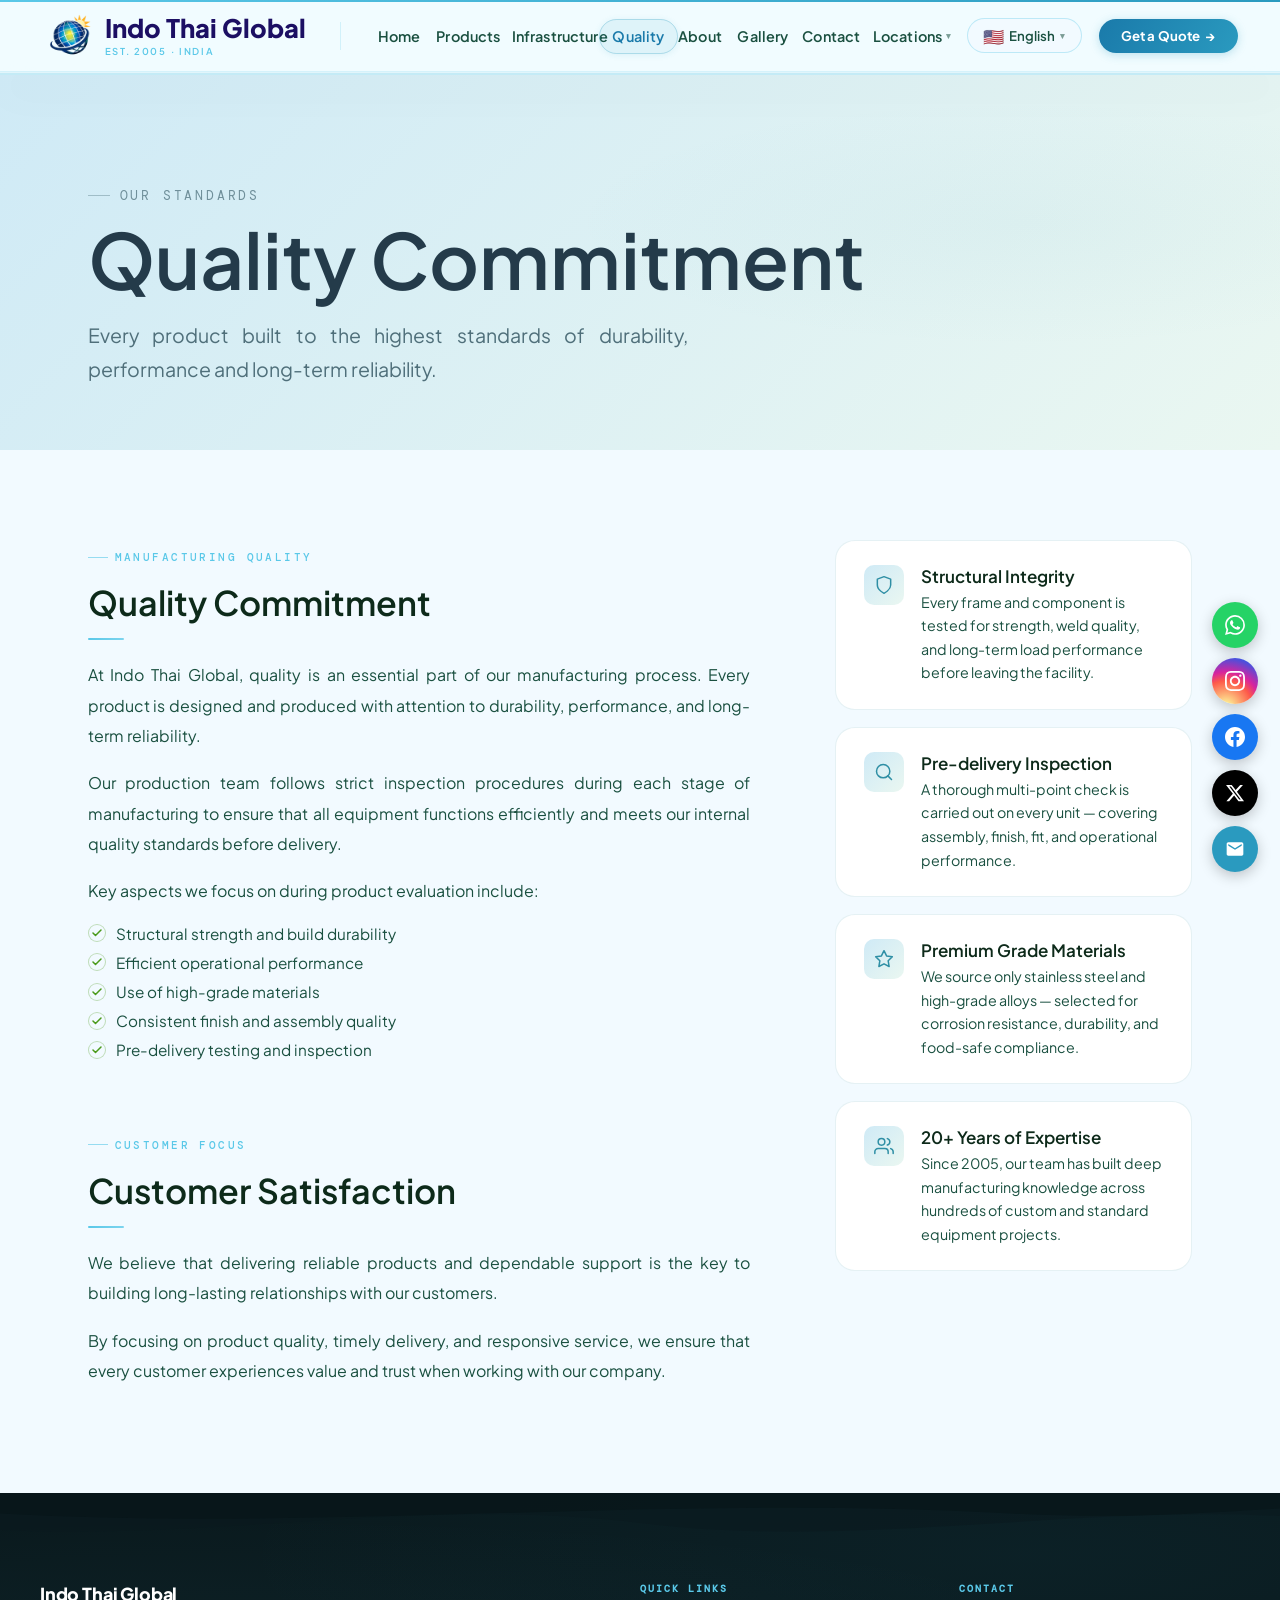
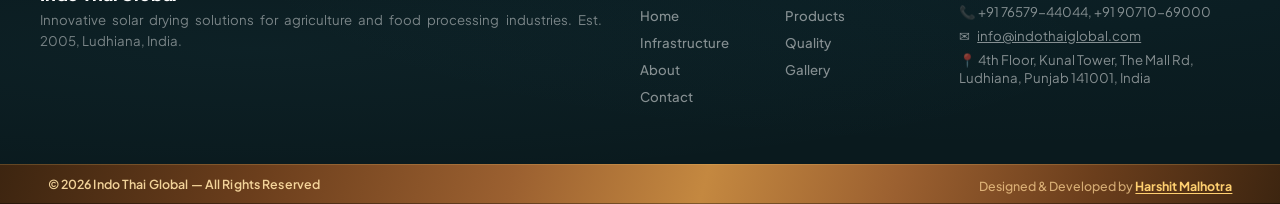
<file: quality.html>
<!DOCTYPE html>
<html lang="en">
<head>
  <meta charset="UTF-8"/>
  <meta name="viewport" content="width=device-width, initial-scale=1.0"/>
  <title>Quality — Indo Thai Global</title>
  <link rel="icon" href="assets/logo.png" type="image/png"/>
  <link rel="stylesheet" href="css/global.css"/>
  <link rel="stylesheet" href="css/navbar.css"/>
  <!-- Google Tag Manager -->
<script>
(function(w,d,s,l,i){w[l]=w[l]||[];w[l].push({'gtm.start':
new Date().getTime(),event:'gtm.js'});var f=d.getElementsByTagName(s)[0],
j=d.createElement(s),dl=l!='dataLayer'?'&l='+l:'';j.async=true;j.src=
'https://www.googletagmanager.com/gtm.js?id='+i+dl;f.parentNode.insertBefore(j,f);
})(window,document,'script','dataLayer','GTM-MRRNVJR5');
</script>
<!-- End Google Tag Manager -->
  <style>
    p {
  text-align: justify;
}
    .page-hero {
      background: linear-gradient(135deg, #cfeaf6 0%, #eaf7f1 100%);
      padding: clamp(5rem,9vw,7rem) 0 clamp(3rem,5vw,4rem);
      position: relative; overflow: hidden;
    }
    .page-hero::after {
      content: ''; position: absolute; inset: 0;
      background: radial-gradient(ellipse 60% 55% at 80% 40%, rgba(47,143,165,0.04) 0%, transparent 60%);
      pointer-events: none;
    }
    .page-hero-inner { position: relative; z-index: 1; }
    .page-hero-label {
      font-family: var(--font-mono); font-size: 0.75rem; letter-spacing: 0.22em;
      text-transform: uppercase; color: #6f8f9a; margin-bottom: 0.8rem;
      display: flex; align-items: center; gap: 10px;
    }
    .page-hero-label::before { content: ''; display: block; width: 22px; height: 1px; background:#6f8f9a; opacity: 0.5; }
    .page-hero-title {
      font-family: var(--font-serif); font-size: clamp(3rem,6vw,4.8rem);
      font-weight: 600; color: #243b4a; line-height: 1.08; margin-bottom: 1rem;
    }
    .page-hero-title em {
      font-style: italic;
      background: linear-gradient(108deg, #2f8fa5 0%, #5fbfd6 100%);
      -webkit-background-clip: text; background-clip: text; -webkit-text-fill-color: transparent;
    }
    .page-hero-sub { font-size: 1.15rem; color: #4f6f7a; max-width: 600px; line-height: 1.75; }
    /* quality body */
    .quality-body { padding: clamp(4rem,7vw,6rem) 0; background: var(--off-white); }
    .quality-grid { display: grid; grid-template-columns: 1.3fr 0.7fr; gap: 5rem; align-items: start; }
 
    .quality-block-title {
      font-family: var(--font-serif); font-size: clamp(1.6rem,3vw,2rem);
      font-weight: 600; color: var(--text-dark); margin-bottom: 0.4rem;
    }
    .quality-rule { width: 36px; height: 2px; background: linear-gradient(90deg, var(--green), var(--amber)); border-radius: 2px; margin: 0.8rem 0 1.2rem; }
    .quality-text { font-size: 0.94rem; line-height: 1.9; color: var(--text-mid); margin-bottom: 1rem; }
 
    .quality-checklist {
      list-style: none; padding: 0;
      display: flex; flex-direction: column; gap: 0.6rem;
      margin: 1rem 0 1.5rem;
    }
    .quality-checklist li {
      display: flex; align-items: center; gap: 10px;
      font-size: 0.9rem; color: var(--text-mid);
    }
    .quality-checklist li::before {
      content: '';
      width: 18px; height: 18px;
      border-radius: 50%;
      background: var(--green-bg);
      border: 1px solid rgba(74,154,26,0.3);
      display: flex; align-items: center; justify-content: center;
      flex-shrink: 0;
      background-image: url("data:image/svg+xml,%3Csvg width='10' height='8' viewBox='0 0 10 8' fill='none' xmlns='http://www.w3.org/2000/svg'%3E%3Cpath d='M1 4L3.5 6.5L9 1' stroke='%234a9a1a' stroke-width='1.5' stroke-linecap='round' stroke-linejoin='round'/%3E%3C/svg%3E");
      background-repeat: no-repeat;
      background-position: center;
    }
 
    .quality-pillars {
      display: flex;
      flex-direction: column;
      gap: 1rem;
    }
    .qp-card {
      background: #fff;
      border: 1px solid rgba(47,143,165,0.12);
      border-radius: var(--r-lg);
      padding: 1.4rem 1.6rem;
      display: flex;
      align-items: flex-start;
      gap: 1rem;
      transition: box-shadow 0.2s ease, border-color 0.2s ease;
    }
    .qp-card:hover {
      box-shadow: 0 6px 24px rgba(47,143,165,0.10);
      border-color: rgba(47,143,165,0.28);
    }
    .qp-icon {
      width: 40px; height: 40px; flex-shrink: 0;
      border-radius: 10px;
      background: linear-gradient(135deg, #cfeaf6 0%, #eaf7f1 100%);
      display: flex; align-items: center; justify-content: center;
    }
    .qp-icon svg { width: 20px; height: 20px; }
    .qp-title {
      font-family: var(--font-serif);
      font-size: 1rem; font-weight: 600;
      color: var(--text-dark);
      margin-bottom: 0.25rem;
    }
    .qp-desc {
      font-size: 0.84rem; line-height: 1.65;
      color: var(--text-mid);
    }
    .qp-cta {
      margin-top: 0.5rem;
    }
 
    .section-2 { margin-top: 4rem; }
 
    @media (max-width: 800px) { .quality-grid { grid-template-columns: 1fr; gap: 2.5rem; } }
  </style>
</head>
<body>
 
<!-- Google Tag Manager (noscript) -->
<noscript>
  <iframe src="https://www.googletagmanager.com/ns.html?id=GTM-MRRNVJR5"
  height="0" width="0" style="display:none;visibility:hidden"></iframe>
</noscript>
<!-- End Google Tag Manager (noscript) -->

<nav class="nav" id="nav">
  <div class="nav-accent" aria-hidden="true"></div>
  <div class="nav-progress" id="navProgress" aria-hidden="true"></div>
  <div class="nav-inner">

    <a href="home.html" class="nav-brand" aria-label="Indo Thai Global — Home">
      <img src="assets/logo.png" alt="Indo Thai Global" class="nav-logo" draggable="false"/>
      <div class="nav-brand-words">
        <span class="nav-brand-name">Indo Thai Global</span>
        <span class="nav-brand-tag">Est. 2005 &middot; India</span>
      </div>
    </a>

    <div class="nav-divider" aria-hidden="true"></div>

    <ul class="nav-links" role="list">
      <li><a href="home.html"           class="nav-link">Home</a></li>
      <li><a href="products.html"       class="nav-link">Products</a></li>
      <li><a href="infrastructure.html" class="nav-link">Infrastructure</a></li>
      <li><a href="quality.html"        class="nav-link">Quality</a></li>
      <li><a href="about.html"          class="nav-link">About</a></li>
      <li><a href="gallery.html"        class="nav-link">Gallery</a></li>
      <li><a href="contact.html"        class="nav-link">Contact</a></li>
      <li class="nav-has-dropdown">
        <button class="nav-link nav-dropdown-btn" aria-haspopup="true" aria-expanded="false">
          Locations <span class="nav-lang-arrow">▾</span>
        </button>
        <ul class="nav-dropdown" role="list">
          <li><a href="ludhiana.html" class="nav-dropdown-link">Indo Thai Global Ludhiana</a></li>
          <li><a href="indo-thai-global-unit-1.html" class="nav-dropdown-link">Indo Thai Global Unit-1</a></li>
        </ul>
      </li>
    </ul>

    <div class="nav-lang" id="navLang">
      <button class="nav-lang-btn" id="langBtn" aria-label="Select language" aria-haspopup="listbox" aria-expanded="false">
        <span class="nav-lang-flag" id="langFlag">🇺🇸</span>
        <span id="langCurrent">English</span>
        <span class="nav-lang-arrow">▾</span>
      </button>
      <div class="nav-lang-dropdown" id="langDropdown" role="listbox">
        <div class="lang-search-wrap">
          <input class="lang-search" id="langSearch" type="text" placeholder="Search language…" autocomplete="off"/>
        </div>
        <div class="lang-options-scroll" id="langOptionsScroll"></div>
      </div>
    </div>

    <a href="quote.html" class="nav-cta">Get a Quote <span class="cta-arrow">→</span></a>

    <button class="nav-burger" id="burger" aria-label="Toggle navigation" aria-expanded="false" aria-controls="drawer">
      <span class="burger-line"></span>
      <span class="burger-line"></span>
      <span class="burger-line"></span>
    </button>

  </div>
</nav>

<div class="nav-drawer" id="drawer" role="navigation" aria-label="Mobile navigation">
  <ul class="drawer-links" role="list">
    <li><a href="home.html"           class="drawer-link">Home           <span class="drawer-arrow">›</span></a></li>
    <li><a href="products.html"       class="drawer-link">Products       <span class="drawer-arrow">›</span></a></li>
    <li><a href="infrastructure.html" class="drawer-link">Infrastructure <span class="drawer-arrow">›</span></a></li>
    <li><a href="quality.html"        class="drawer-link">Quality        <span class="drawer-arrow">›</span></a></li>
    <li><a href="about.html"          class="drawer-link">About          <span class="drawer-arrow">›</span></a></li>
    <li><a href="gallery.html"        class="drawer-link">Gallery        <span class="drawer-arrow">›</span></a></li>
    <li><a href="contact.html"        class="drawer-link">Contact        <span class="drawer-arrow">›</span></a></li>
    <li class="drawer-has-dropdown">
        <button class="drawer-dropdown-btn">
          Locations <span class="drawer-arrow">›</span>
        </button>
        <ul class="drawer-sub" role="list">
          <li><a href="ludhiana.html" class="drawer-link drawer-sub-link">Indo Thai Global Ludhiana <span class="drawer-arrow">›</span></a></li>
          <li><a href="indo-thai-global-unit-1.html" class="drawer-link drawer-sub-link">Indo Thai Global Unit-1 <span class="drawer-arrow">›</span></a></li>
        </ul>
    </li>
  </ul>
  <div class="drawer-cta-wrap">
    <a href="quote.html" class="drawer-cta">Get a Quote →</a>
  </div>
</div>
 
<main class="page-body">
 
  <section class="page-hero">
    <div class="container page-hero-inner">
      <div class="page-hero-label reveal-up">Our Standards</div>
      <h1 class="page-hero-title reveal-up">Quality Commitment</h1>
      <p class="page-hero-sub reveal-up">Every product built to the highest standards of durability, performance and long-term reliability.</p>
    </div>
  </section>
 
  <section class="quality-body">
    <div class="container">
      <div class="quality-grid reveal-up">
 
        <div>
          <div class="section-label">Manufacturing Quality</div>
          <h2 class="quality-block-title">Quality Commitment</h2>
          <div class="quality-rule"></div>
          <p class="quality-text">At Indo Thai Global, quality is an essential part of our manufacturing process. Every product is designed and produced with attention to durability, performance, and long-term reliability.</p>
          <p class="quality-text">Our production team follows strict inspection procedures during each stage of manufacturing to ensure that all equipment functions efficiently and meets our internal quality standards before delivery.</p>
          <p class="quality-text">Key aspects we focus on during product evaluation include:</p>
          <ul class="quality-checklist">
            <li>Structural strength and build durability</li>
            <li>Efficient operational performance</li>
            <li>Use of high-grade materials</li>
            <li>Consistent finish and assembly quality</li>
            <li>Pre-delivery testing and inspection</li>
          </ul>
 
          <div class="section-2">
            <div class="section-label">Customer Focus</div>
            <h2 class="quality-block-title">Customer Satisfaction</h2>
            <div class="quality-rule"></div>
            <p class="quality-text">We believe that delivering reliable products and dependable support is the key to building long-lasting relationships with our customers.</p>
            <p class="quality-text">By focusing on product quality, timely delivery, and responsive service, we ensure that every customer experiences value and trust when working with our company.</p>
          </div>
        </div>
 
        <div class="quality-pillars">
 
          <div class="qp-card">
            <div class="qp-icon">
              <svg viewBox="0 0 24 24" fill="none" stroke="#2f8fa5" stroke-width="1.8" stroke-linecap="round" stroke-linejoin="round">
                <path d="M12 22s8-4 8-10V5l-8-3-8 3v7c0 6 8 10 8 10z"/>
              </svg>
            </div>
            <div>
              <div class="qp-title">Structural Integrity</div>
              <div class="qp-desc">Every frame and component is tested for strength, weld quality, and long-term load performance before leaving the facility.</div>
            </div>
          </div>
 
          <div class="qp-card">
            <div class="qp-icon">
              <svg viewBox="0 0 24 24" fill="none" stroke="#2f8fa5" stroke-width="1.8" stroke-linecap="round" stroke-linejoin="round">
                <circle cx="11" cy="11" r="8"/><path d="m21 21-4.35-4.35"/>
              </svg>
            </div>
            <div>
              <div class="qp-title">Pre-delivery Inspection</div>
              <div class="qp-desc">A thorough multi-point check is carried out on every unit — covering assembly, finish, fit, and operational performance.</div>
            </div>
          </div>
 
          <div class="qp-card">
            <div class="qp-icon">
              <svg viewBox="0 0 24 24" fill="none" stroke="#2f8fa5" stroke-width="1.8" stroke-linecap="round" stroke-linejoin="round">
                <polygon points="12 2 15.09 8.26 22 9.27 17 14.14 18.18 21.02 12 17.77 5.82 21.02 7 14.14 2 9.27 8.91 8.26 12 2"/>
              </svg>
            </div>
            <div>
              <div class="qp-title">Premium Grade Materials</div>
              <div class="qp-desc">We source only stainless steel and high-grade alloys — selected for corrosion resistance, durability, and food-safe compliance.</div>
            </div>
          </div>
 
          <div class="qp-card">
            <div class="qp-icon">
              <svg viewBox="0 0 24 24" fill="none" stroke="#2f8fa5" stroke-width="1.8" stroke-linecap="round" stroke-linejoin="round">
                <path d="M17 21v-2a4 4 0 0 0-4-4H5a4 4 0 0 0-4 4v2"/><circle cx="9" cy="7" r="4"/><path d="M23 21v-2a4 4 0 0 0-3-3.87"/><path d="M16 3.13a4 4 0 0 1 0 7.75"/>
              </svg>
            </div>
            <div>
              <div class="qp-title">20+ Years of Expertise</div>
              <div class="qp-desc">Since 2005, our team has built deep manufacturing knowledge across hundreds of custom and standard equipment projects.</div>
            </div>
          </div>
        </div>
 
      </div>
    </div>
  </section>
 
</main>

<!-- ░░ FOOTER ░░ -->
<footer class="site-footer">
  <div class="container footer-grid">

    <div class="footer-col">
      <h3 class="footer-brand">Indo Thai Global</h3>
      <p class="footer-text">
        Innovative solar drying solutions for agriculture and food processing industries.
        Est. 2005, Ludhiana, India.
      </p>
    </div>

    <div class="footer-col">
      <h4 class="footer-title">Quick Links</h4>
      <ul class="footer-links">
        <li><a href="home.html">Home</a></li>
        <li><a href="products.html">Products</a></li>
        <li><a href="infrastructure.html">Infrastructure</a></li>
        <li><a href="quality.html">Quality</a></li>
        <li><a href="about.html">About</a></li>
        <li><a href="gallery.html">Gallery</a></li>
        <li><a href="contact.html">Contact</a></li>
      </ul>
    </div>

    <div class="footer-col">
      <h4 class="footer-title">Contact</h4>
      <div class="footer-contact-item">&#128222; +91 76579-44044, +91 90710-69000</div><div class="footer-contact-item">
  &#9993; <a href="mailto:indothaiglobal20@gmail.com">info@indothaiglobal.com</a>
</div>
   <div class="footer-contact-item">&#128205; 4th Floor, Kunal Tower, The Mall Rd, Ludhiana, Punjab 141001, India</div>
    </div>

  </div>
  <div class="footer-bottom">
    <div class="footer-bottom-inner">
      <span class="footer-copy">&#169; 2026 Indo Thai Global &#8212; All Rights Reserved</span>
      <div class="footer-dev-inner">
        <span class="footer-dev-text">Designed &amp; Developed by </span>
        <a href="https://www.linkedin.com/in/harshit-malhotra-20b333200/" target="_blank" rel="noopener noreferrer" class="footer-dev-link">Harshit Malhotra</a>
      </div>
    </div>
  </div>
</footer>


<script>
(function () {
  var COUNTRIES = [
    // Popular
    {f:'🇮🇳', n:'India',                  c:'+91',   pop:true},
    {f:'🇺🇸', n:'United States',           c:'+1',    pop:true},
    {f:'🇬🇧', n:'United Kingdom',          c:'+44',   pop:true},
    {f:'🇦🇪', n:'United Arab Emirates',    c:'+971',  pop:true},
    {f:'🇹🇭', n:'Thailand',                c:'+66',   pop:true},
    {f:'🇸🇬', n:'Singapore',               c:'+65',   pop:true},
    {f:'🇦🇺', n:'Australia',               c:'+61',   pop:true},
    // All
    {f:'🇦🇫', n:'Afghanistan',             c:'+93'},
    {f:'🇦🇱', n:'Albania',                 c:'+355'},
    {f:'🇩🇿', n:'Algeria',                 c:'+213'},
    {f:'🇦🇩', n:'Andorra',                 c:'+376'},
    {f:'🇦🇴', n:'Angola',                  c:'+244'},
    {f:'🇦🇬', n:'Antigua and Barbuda',     c:'+1268'},
    {f:'🇦🇷', n:'Argentina',               c:'+54'},
    {f:'🇦🇲', n:'Armenia',                 c:'+374'},
    {f:'🇦🇹', n:'Austria',                 c:'+43'},
    {f:'🇦🇿', n:'Azerbaijan',              c:'+994'},
    {f:'🇧🇸', n:'Bahamas',                 c:'+1242'},
    {f:'🇧🇭', n:'Bahrain',                 c:'+973'},
    {f:'🇧🇩', n:'Bangladesh',              c:'+880'},
    {f:'🇧🇧', n:'Barbados',                c:'+1246'},
    {f:'🇧🇾', n:'Belarus',                 c:'+375'},
    {f:'🇧🇪', n:'Belgium',                 c:'+32'},
    {f:'🇧🇿', n:'Belize',                  c:'+501'},
    {f:'🇧🇯', n:'Benin',                   c:'+229'},
    {f:'🇧🇹', n:'Bhutan',                  c:'+975'},
    {f:'🇧🇴', n:'Bolivia',                 c:'+591'},
    {f:'🇧🇦', n:'Bosnia and Herzegovina',  c:'+387'},
    {f:'🇧🇼', n:'Botswana',                c:'+267'},
    {f:'🇧🇷', n:'Brazil',                  c:'+55'},
    {f:'🇧🇳', n:'Brunei',                  c:'+673'},
    {f:'🇧🇬', n:'Bulgaria',                c:'+359'},
    {f:'🇧🇫', n:'Burkina Faso',            c:'+226'},
    {f:'🇧🇮', n:'Burundi',                 c:'+257'},
    {f:'🇨🇻', n:'Cabo Verde',              c:'+238'},
    {f:'🇰🇭', n:'Cambodia',                c:'+855'},
    {f:'🇨🇲', n:'Cameroon',                c:'+237'},
    {f:'🇨🇦', n:'Canada',                  c:'+1'},
    {f:'🇨🇫', n:'Central African Republic',c:'+236'},
    {f:'🇹🇩', n:'Chad',                    c:'+235'},
    {f:'🇨🇱', n:'Chile',                   c:'+56'},
    {f:'🇨🇳', n:'China',                   c:'+86'},
    {f:'🇨🇴', n:'Colombia',                c:'+57'},
    {f:'🇰🇲', n:'Comoros',                 c:'+269'},
    {f:'🇨🇩', n:'Congo (DRC)',             c:'+243'},
    {f:'🇨🇬', n:'Congo (Republic)',        c:'+242'},
    {f:'🇨🇷', n:'Costa Rica',              c:'+506'},
    {f:'🇭🇷', n:'Croatia',                 c:'+385'},
    {f:'🇨🇺', n:'Cuba',                    c:'+53'},
    {f:'🇨🇾', n:'Cyprus',                  c:'+357'},
    {f:'🇨🇿', n:'Czech Republic',          c:'+420'},
    {f:'🇩🇰', n:'Denmark',                 c:'+45'},
    {f:'🇩🇯', n:'Djibouti',                c:'+253'},
    {f:'🇩🇲', n:'Dominica',                c:'+1767'},
    {f:'🇩🇴', n:'Dominican Republic',      c:'+1809'},
    {f:'🇪🇨', n:'Ecuador',                 c:'+593'},
    {f:'🇪🇬', n:'Egypt',                   c:'+20'},
    {f:'🇸🇻', n:'El Salvador',             c:'+503'},
    {f:'🇬🇶', n:'Equatorial Guinea',       c:'+240'},
    {f:'🇪🇷', n:'Eritrea',                 c:'+291'},
    {f:'🇪🇪', n:'Estonia',                 c:'+372'},
    {f:'🇸🇿', n:'Eswatini',                c:'+268'},
    {f:'🇪🇹', n:'Ethiopia',                c:'+251'},
    {f:'🇫🇯', n:'Fiji',                    c:'+679'},
    {f:'🇫🇮', n:'Finland',                 c:'+358'},
    {f:'🇫🇷', n:'France',                  c:'+33'},
    {f:'🇬🇦', n:'Gabon',                   c:'+241'},
    {f:'🇬🇲', n:'Gambia',                  c:'+220'},
    {f:'🇬🇪', n:'Georgia',                 c:'+995'},
    {f:'🇩🇪', n:'Germany',                 c:'+49'},
    {f:'🇬🇭', n:'Ghana',                   c:'+233'},
    {f:'🇬🇷', n:'Greece',                  c:'+30'},
    {f:'🇬🇩', n:'Grenada',                 c:'+1473'},
    {f:'🇬🇹', n:'Guatemala',               c:'+502'},
    {f:'🇬🇳', n:'Guinea',                  c:'+224'},
    {f:'🇬🇼', n:'Guinea-Bissau',           c:'+245'},
    {f:'🇬🇾', n:'Guyana',                  c:'+592'},
    {f:'🇭🇹', n:'Haiti',                   c:'+509'},
    {f:'🇭🇳', n:'Honduras',                c:'+504'},
    {f:'🇭🇺', n:'Hungary',                 c:'+36'},
    {f:'🇮🇸', n:'Iceland',                 c:'+354'},
    {f:'🇮🇩', n:'Indonesia',               c:'+62'},
    {f:'🇮🇷', n:'Iran',                    c:'+98'},
    {f:'🇮🇶', n:'Iraq',                    c:'+964'},
    {f:'🇮🇪', n:'Ireland',                 c:'+353'},
    {f:'🇮🇱', n:'Israel',                  c:'+972'},
    {f:'🇮🇹', n:'Italy',                   c:'+39'},
    {f:'🇯🇲', n:'Jamaica',                 c:'+1876'},
    {f:'🇯🇵', n:'Japan',                   c:'+81'},
    {f:'🇯🇴', n:'Jordan',                  c:'+962'},
    {f:'🇰🇿', n:'Kazakhstan',              c:'+7'},
    {f:'🇰🇪', n:'Kenya',                   c:'+254'},
    {f:'🇰🇮', n:'Kiribati',                c:'+686'},
    {f:'🇽🇰', n:'Kosovo',                  c:'+383'},
    {f:'🇰🇼', n:'Kuwait',                  c:'+965'},
    {f:'🇰🇬', n:'Kyrgyzstan',              c:'+996'},
    {f:'🇱🇦', n:'Laos',                    c:'+856'},
    {f:'🇱🇻', n:'Latvia',                  c:'+371'},
    {f:'🇱🇧', n:'Lebanon',                 c:'+961'},
    {f:'🇱🇸', n:'Lesotho',                 c:'+266'},
    {f:'🇱🇷', n:'Liberia',                 c:'+231'},
    {f:'🇱🇾', n:'Libya',                   c:'+218'},
    {f:'🇱🇮', n:'Liechtenstein',           c:'+423'},
    {f:'🇱🇹', n:'Lithuania',               c:'+370'},
    {f:'🇱🇺', n:'Luxembourg',              c:'+352'},
    {f:'🇲🇬', n:'Madagascar',              c:'+261'},
    {f:'🇲🇼', n:'Malawi',                  c:'+265'},
    {f:'🇲🇾', n:'Malaysia',                c:'+60'},
    {f:'🇲🇻', n:'Maldives',                c:'+960'},
    {f:'🇲🇱', n:'Mali',                    c:'+223'},
    {f:'🇲🇹', n:'Malta',                   c:'+356'},
    {f:'🇲🇭', n:'Marshall Islands',        c:'+692'},
    {f:'🇲🇷', n:'Mauritania',              c:'+222'},
    {f:'🇲🇺', n:'Mauritius',               c:'+230'},
    {f:'🇲🇽', n:'Mexico',                  c:'+52'},
    {f:'🇫🇲', n:'Micronesia',              c:'+691'},
    {f:'🇲🇩', n:'Moldova',                 c:'+373'},
    {f:'🇲🇨', n:'Monaco',                  c:'+377'},
    {f:'🇲🇳', n:'Mongolia',                c:'+976'},
    {f:'🇲🇪', n:'Montenegro',              c:'+382'},
    {f:'🇲🇦', n:'Morocco',                 c:'+212'},
    {f:'🇲🇿', n:'Mozambique',              c:'+258'},
    {f:'🇲🇲', n:'Myanmar',                 c:'+95'},
    {f:'🇳🇦', n:'Namibia',                 c:'+264'},
    {f:'🇳🇷', n:'Nauru',                   c:'+674'},
    {f:'🇳🇵', n:'Nepal',                   c:'+977'},
    {f:'🇳🇱', n:'Netherlands',             c:'+31'},
    {f:'🇳🇿', n:'New Zealand',             c:'+64'},
    {f:'🇳🇮', n:'Nicaragua',               c:'+505'},
    {f:'🇳🇪', n:'Niger',                   c:'+227'},
    {f:'🇳🇬', n:'Nigeria',                 c:'+234'},
    {f:'🇲🇰', n:'North Macedonia',         c:'+389'},
    {f:'🇳🇴', n:'Norway',                  c:'+47'},
    {f:'🇴🇲', n:'Oman',                    c:'+968'},
    {f:'🇵🇰', n:'Pakistan',                c:'+92'},
    {f:'🇵🇼', n:'Palau',                   c:'+680'},
    {f:'🇵🇸', n:'Palestine',               c:'+970'},
    {f:'🇵🇦', n:'Panama',                  c:'+507'},
    {f:'🇵🇬', n:'Papua New Guinea',        c:'+675'},
    {f:'🇵🇾', n:'Paraguay',                c:'+595'},
    {f:'🇵🇪', n:'Peru',                    c:'+51'},
    {f:'🇵🇭', n:'Philippines',             c:'+63'},
    {f:'🇵🇱', n:'Poland',                  c:'+48'},
    {f:'🇵🇹', n:'Portugal',                c:'+351'},
    {f:'🇶🇦', n:'Qatar',                   c:'+974'},
    {f:'🇷🇴', n:'Romania',                 c:'+40'},
    {f:'🇷🇺', n:'Russia',                  c:'+7'},
    {f:'🇷🇼', n:'Rwanda',                  c:'+250'},
    {f:'🇰🇳', n:'Saint Kitts and Nevis',   c:'+1869'},
    {f:'🇱🇨', n:'Saint Lucia',             c:'+1758'},
    {f:'🇻🇨', n:'Saint Vincent',           c:'+1784'},
    {f:'🇼🇸', n:'Samoa',                   c:'+685'},
    {f:'🇸🇲', n:'San Marino',              c:'+378'},
    {f:'🇸🇹', n:'Sao Tome and Principe',   c:'+239'},
    {f:'🇸🇦', n:'Saudi Arabia',            c:'+966'},
    {f:'🇸🇳', n:'Senegal',                 c:'+221'},
    {f:'🇷🇸', n:'Serbia',                  c:'+381'},
    {f:'🇸🇨', n:'Seychelles',              c:'+248'},
    {f:'🇸🇱', n:'Sierra Leone',            c:'+232'},
    {f:'🇸🇰', n:'Slovakia',                c:'+421'},
    {f:'🇸🇮', n:'Slovenia',                c:'+386'},
    {f:'🇸🇧', n:'Solomon Islands',         c:'+677'},
    {f:'🇸🇴', n:'Somalia',                 c:'+252'},
    {f:'🇿🇦', n:'South Africa',            c:'+27'},
    {f:'🇸🇸', n:'South Sudan',             c:'+211'},
    {f:'🇪🇸', n:'Spain',                   c:'+34'},
    {f:'🇱🇰', n:'Sri Lanka',               c:'+94'},
    {f:'🇸🇩', n:'Sudan',                   c:'+249'},
    {f:'🇸🇷', n:'Suriname',                c:'+597'},
    {f:'🇸🇪', n:'Sweden',                  c:'+46'},
    {f:'🇨🇭', n:'Switzerland',             c:'+41'},
    {f:'🇸🇾', n:'Syria',                   c:'+963'},
    {f:'🇹🇼', n:'Taiwan',                  c:'+886'},
    {f:'🇹🇯', n:'Tajikistan',              c:'+992'},
    {f:'🇹🇿', n:'Tanzania',                c:'+255'},
    {f:'🇹🇱', n:'Timor-Leste',             c:'+670'},
    {f:'🇹🇬', n:'Togo',                    c:'+228'},
    {f:'🇹🇴', n:'Tonga',                   c:'+676'},
    {f:'🇹🇹', n:'Trinidad and Tobago',     c:'+1868'},
    {f:'🇹🇳', n:'Tunisia',                 c:'+216'},
    {f:'🇹🇷', n:'Turkey',                  c:'+90'},
    {f:'🇹🇲', n:'Turkmenistan',            c:'+993'},
    {f:'🇹🇻', n:'Tuvalu',                  c:'+688'},
    {f:'🇺🇬', n:'Uganda',                  c:'+256'},
    {f:'🇺🇦', n:'Ukraine',                 c:'+380'},
    {f:'🇺🇾', n:'Uruguay',                 c:'+598'},
    {f:'🇺🇿', n:'Uzbekistan',              c:'+998'},
    {f:'🇻🇺', n:'Vanuatu',                 c:'+678'},
    {f:'🇻🇦', n:'Vatican City',            c:'+379'},
    {f:'🇻🇪', n:'Venezuela',               c:'+58'},
    {f:'🇻🇳', n:'Vietnam',                 c:'+84'},
    {f:'🇾🇪', n:'Yemen',                   c:'+967'},
    {f:'🇿🇲', n:'Zambia',                  c:'+260'},
    {f:'🇿🇼', n:'Zimbabwe',                c:'+263'}
  ];

  var picker   = document.getElementById('countryPicker');
  var cpBtn    = document.getElementById('cpBtn');
  var cpFlag   = document.getElementById('cpFlag');
  var cpCode   = document.getElementById('cpCode');
  var cpSearch = document.getElementById('cpSearch');
  var cpList   = document.getElementById('cpList');
  var hidden   = document.getElementById('eq-country-val');
  if (!picker || !cpBtn || !cpList) return;

  /* Build list */
  function buildList() {
    cpList.innerHTML = '';

    var popLabel = document.createElement('div');
    popLabel.className = 'cp-group-label';
    popLabel.textContent = '⭐ Popular';
    cpList.appendChild(popLabel);

    COUNTRIES.forEach(function(ct, idx) {
      if (ct.pop) cpList.appendChild(makeItem(ct, idx));
    });

    var allLabel = document.createElement('div');
    allLabel.className = 'cp-group-label';
    allLabel.textContent = '🌍 All Countries';
    cpList.appendChild(allLabel);

    COUNTRIES.forEach(function(ct, idx) {
      if (!ct.pop) cpList.appendChild(makeItem(ct, idx));
    });
  }

  function makeItem(ct, idx) {
    var btn = document.createElement('button');
    btn.type = 'button';
    btn.className = 'cp-item' + (ct.c === '+91' && ct.n === 'India' ? ' active' : '');
    btn.setAttribute('data-name', ct.n.toLowerCase());
    btn.setAttribute('data-code', ct.c);
    btn.innerHTML =
      '<span class="cp-item-flag">' + ct.f + '</span>' +
      '<span class="cp-item-name">' + ct.n + '</span>' +
      '<span class="cp-item-code">' + ct.c + '</span>';
    btn.addEventListener('click', function(e) {
      e.stopPropagation();
      select(ct);
    });
    return btn;
  }

  function select(ct) {
    cpFlag.textContent = ct.f;
    cpCode.textContent = ct.c;
    if (hidden) hidden.value = ct.c;
    cpList.querySelectorAll('.cp-item').forEach(function(el) { el.classList.remove('active'); });
    cpList.querySelectorAll('.cp-item').forEach(function(el) {
      if (el.getAttribute('data-name') === ct.n.toLowerCase() && el.getAttribute('data-code') === ct.c) {
        el.classList.add('active');
      }
    });
    picker.classList.remove('open');
    cpBtn.setAttribute('aria-expanded', 'false');
    if (cpSearch) { cpSearch.value = ''; filterList(''); }
  }

  function filterList(q) {
    q = q.toLowerCase().trim();
    var items = cpList.querySelectorAll('.cp-item');
    var noResults = cpList.querySelector('.cp-no-results');
    var visible = 0;
    items.forEach(function(el) {
      var name = el.getAttribute('data-name') || '';
      var code = el.getAttribute('data-code') || '';
      var show = !q || name.indexOf(q) !== -1 || code.indexOf(q) !== -1;
      el.hidden = !show;
      if (show) visible++;
    });
    /* hide group labels when searching */
    cpList.querySelectorAll('.cp-group-label').forEach(function(lbl) {
      lbl.hidden = !!q;
    });
    if (!noResults) {
      noResults = document.createElement('div');
      noResults.className = 'cp-no-results';
      noResults.textContent = 'No countries found';
      cpList.appendChild(noResults);
    }
    noResults.hidden = visible > 0;
  }

  /* Toggle */
  cpBtn.addEventListener('click', function(e) {
    e.stopPropagation();
    var isOpen = picker.classList.toggle('open');
    cpBtn.setAttribute('aria-expanded', String(isOpen));
    if (isOpen && cpSearch) setTimeout(function() { cpSearch.focus(); }, 60);
  });

  document.addEventListener('click', function(e) {
    if (!picker.contains(e.target)) {
      picker.classList.remove('open');
      cpBtn.setAttribute('aria-expanded', 'false');
    }
  });

  document.addEventListener('keydown', function(e) {
    if (e.key === 'Escape') { picker.classList.remove('open'); cpBtn.setAttribute('aria-expanded','false'); }
  });

  if (cpSearch) {
    cpSearch.addEventListener('input', function() { filterList(this.value); });
  }

  buildList();
})();
</script>
<script src="js/navbar.js"></script>
<script src="js/home.js"></script>
<script src="js/global.js"></script>

<!-- ── Floating Social Dock ── -->
<style>
  .social-dock {
    position: fixed;
    bottom: 28px;
    right: 22px;
    z-index: 9999;
    display: flex;
    flex-direction: column;
    align-items: center;
    gap: 10px;
  }

  /* Individual link buttons */
  .social-dock__btn {
    width: 46px;
    height: 46px;
    border-radius: 50%;
    display: flex;
    align-items: center;
    justify-content: center;
    text-decoration: none;
    box-shadow: 0 4px 14px rgba(0,0,0,0.22);
    transition: transform 0.22s cubic-bezier(0.22,1,0.36,1),
                box-shadow 0.22s ease,
                opacity 0.25s ease;
    /* hidden by default */
    opacity: 1;
    transform: translateY(0) scale(1);
    pointer-events: auto;
  }
  .social-dock__btn svg {
    width: 20px;
    height: 20px;
    fill: #fff;
    flex-shrink: 0;
  }
  .social-dock__btn:hover {
    transform: translateY(-2px) scale(1.10) !important;
    box-shadow: 0 8px 22px rgba(0,0,0,0.30);
  }

  /* Brand colours */
  .social-dock__btn--wa      { background: #25d366; }
  .social-dock__btn--ig      { background: radial-gradient(circle at 30% 107%, #fdf497 0%, #fdf497 5%, #fd5949 45%, #d6249f 60%, #285AEB 90%); }
  .social-dock__btn--fb      { background: #1877f2; }
  .social-dock__btn--mail    { background: #2a9abf; }

  /* Toggle (main) button */
  .social-dock__toggle {
    width: 52px;
    height: 52px;
    border-radius: 50%;
    background: linear-gradient(135deg, #1a7aaa 0%, #2a9abf 100%);
    border: none;
    cursor: pointer;
    display: flex;
    align-items: center;
    justify-content: center;
    box-shadow: 0 4px 18px rgba(42,154,191,0.45);
    transition: transform 0.3s cubic-bezier(0.22,1,0.36,1),
                box-shadow 0.25s ease;
    z-index: 1;
  }
  .social-dock__toggle:hover {
    transform: scale(1.08);
    box-shadow: 0 7px 24px rgba(42,154,191,0.55);
  }
  .social-dock__toggle svg {
    width: 22px;
    height: 22px;
    fill: #fff;
    transition: transform 0.35s cubic-bezier(0.22,1,0.36,1), opacity 0.2s;
  }
  .social-dock__toggle .icon-close {
    position: absolute;
    opacity: 0;
    transform: rotate(-45deg);
  }

  /* Open state */
  .social-dock.is-open .social-dock__btn {
    opacity: 1;
    transform: translateY(0) scale(1);
    pointer-events: auto;
  }
  .social-dock.is-open .social-dock__toggle .icon-share {
    opacity: 0;
    transform: rotate(45deg);
  }
  .social-dock.is-open .social-dock__toggle .icon-close {
    opacity: 1;
    transform: rotate(0deg);
  }

  /* Stagger the reveal */
  .social-dock__btn:nth-child(1) { transition-delay: 0.00s; }
  .social-dock__btn:nth-child(2) { transition-delay: 0.04s; }
  .social-dock__btn:nth-child(3) { transition-delay: 0.08s; }
  .social-dock__btn:nth-child(4) { transition-delay: 0.12s; }

  /* Tooltip labels */
  .social-dock__btn::after {
    content: attr(data-label);
    position: absolute;
    right: 56px;
    background: rgba(10,26,30,0.82);
    color: #fff;
    font-family: 'Plus Jakarta Sans', sans-serif;
    font-size: 0.72rem;
    font-weight: 600;
    padding: 4px 10px;
    border-radius: 6px;
    white-space: nowrap;
    opacity: 0;
    pointer-events: none;
    transition: opacity 0.18s;
  }
  .social-dock__btn:hover::after { opacity: 1; }
</style>

<div class="social-dock" id="socialDock">
  <!-- WhatsApp -->
  <!-- ▼ CHANGE THIS: replace 919876543210 with your full number incl. country code, no + or spaces -->
  <a class="social-dock__btn social-dock__btn--wa"
     href="https://wa.me/917657944044?text=Hello%20Indo%20Thai%20Global%2C%20I%20would%20like%20to%20know%20more%20about%20your%20solar%20drying%20systems."
     target="_blank" rel="noopener" data-label="WhatsApp" aria-label="Chat on WhatsApp">
    <svg viewBox="0 0 24 24" xmlns="http://www.w3.org/2000/svg">
      <path d="M17.472 14.382c-.297-.149-1.758-.867-2.03-.967-.273-.099-.471-.148-.67.15-.197.297-.767.966-.94 1.164-.173.199-.347.223-.644.075-.297-.15-1.255-.463-2.39-1.475-.883-.788-1.48-1.761-1.653-2.059-.173-.297-.018-.458.13-.606.134-.133.298-.347.446-.52.149-.174.198-.298.298-.497.099-.198.05-.371-.025-.52-.075-.149-.669-1.612-.916-2.207-.242-.579-.487-.5-.669-.51-.173-.008-.371-.01-.57-.01-.198 0-.52.074-.792.372-.272.297-1.04 1.016-1.04 2.479 0 1.462 1.065 2.875 1.213 3.074.149.198 2.096 3.2 5.077 4.487.709.306 1.262.489 1.694.625.712.227 1.36.195 1.871.118.571-.085 1.758-.719 2.006-1.413.248-.694.248-1.289.173-1.413-.074-.124-.272-.198-.57-.347m-5.421 7.403h-.004a9.87 9.87 0 01-5.031-1.378l-.361-.214-3.741.982.998-3.648-.235-.374a9.86 9.86 0 01-1.51-5.26c.001-5.45 4.436-9.884 9.888-9.884 2.64 0 5.122 1.03 6.988 2.898a9.825 9.825 0 012.893 6.994c-.003 5.45-4.437 9.884-9.885 9.884m8.413-18.297A11.815 11.815 0 0012.05 0C5.495 0 .16 5.335.157 11.892c0 2.096.547 4.142 1.588 5.945L.057 24l6.305-1.654a11.882 11.882 0 005.683 1.448h.005c6.554 0 11.89-5.335 11.893-11.893a11.821 11.821 0 00-3.48-8.413z"/>
    </svg>
  </a>

  <!-- Instagram -->
  <!-- ▼ CHANGE THIS: replace indothaiglobal with your Instagram handle -->
  <a class="social-dock__btn social-dock__btn--ig"
     href="https://instagram.com/indo_thaiglobal"
     target="_blank" rel="noopener" data-label="Instagram" aria-label="Follow on Instagram">
    <svg viewBox="0 0 24 24" xmlns="http://www.w3.org/2000/svg">
      <path d="M12 2.163c3.204 0 3.584.012 4.85.07 3.252.148 4.771 1.691 4.919 4.919.058 1.265.069 1.645.069 4.849 0 3.205-.012 3.584-.069 4.849-.149 3.225-1.664 4.771-4.919 4.919-1.266.058-1.644.07-4.85.07-3.204 0-3.584-.012-4.849-.07-3.26-.149-4.771-1.699-4.919-4.92-.058-1.265-.07-1.644-.07-4.849 0-3.204.013-3.583.07-4.849.149-3.227 1.664-4.771 4.919-4.919 1.266-.057 1.645-.069 4.849-.069zm0-2.163c-3.259 0-3.667.014-4.947.072-4.358.2-6.78 2.618-6.98 6.98-.059 1.281-.073 1.689-.073 4.948 0 3.259.014 3.668.072 4.948.2 4.358 2.618 6.78 6.98 6.98 1.281.058 1.689.072 4.948.072 3.259 0 3.668-.014 4.948-.072 4.354-.2 6.782-2.618 6.979-6.98.059-1.28.073-1.689.073-4.948 0-3.259-.014-3.667-.072-4.947-.196-4.354-2.617-6.78-6.979-6.98-1.281-.059-1.69-.073-4.949-.073zm0 5.838c-3.403 0-6.162 2.759-6.162 6.162s2.759 6.163 6.162 6.163 6.162-2.759 6.162-6.163c0-3.403-2.759-6.162-6.162-6.162zm0 10.162c-2.209 0-4-1.79-4-4 0-2.209 1.791-4 4-4s4 1.791 4 4c0 2.21-1.791 4-4 4zm6.406-11.845c-.796 0-1.441.645-1.441 1.44s.645 1.44 1.441 1.44c.795 0 1.439-.645 1.439-1.44s-.644-1.44-1.439-1.44z"/>
    </svg>
  </a>

  <!-- Facebook -->
  <!-- ▼ CHANGE THIS: replace IndoThaiGlobal with your Facebook page name/ID -->
  <a class="social-dock__btn social-dock__btn--fb"
     href="https://facebook.com/indothaiglobal"
     target="_blank" rel="noopener" data-label="Facebook" aria-label="Visit on Facebook">
    <svg viewBox="0 0 24 24" xmlns="http://www.w3.org/2000/svg">
      <path d="M24 12.073c0-6.627-5.373-12-12-12s-12 5.373-12 12c0 5.99 4.388 10.954 10.125 11.854v-8.385H7.078v-3.47h3.047V9.43c0-3.007 1.792-4.669 4.533-4.669 1.312 0 2.686.235 2.686.235v2.953H15.83c-1.491 0-1.956.925-1.956 1.874v2.25h3.328l-.532 3.47h-2.796v8.385C19.612 23.027 24 18.062 24 12.073z"/>
    </svg>
  </a>
  </a>

  <!-- Twitter / X -->
  <a class="social-dock__btn social-dock__btn--tw"
    href="https://twitter.com/indothaipb"
    target="_blank" rel="noopener" data-label="Twitter" aria-label="Follow on Twitter">
    <svg viewBox="0 0 24 24" xmlns="http://www.w3.org/2000/svg">
      <path d="M18.244 2.25h3.308l-7.227 8.26 8.502 11.24H16.17l-5.214-6.817L4.99 21.75H1.68l7.73-8.835L1.254 2.25H8.08l4.713 6.231zm-1.161 17.52h1.833L7.084 4.126H5.117z"/>
    </svg>
  </a>

  <!-- Email -->
  <!-- ▼ CHANGE THIS: replace info@indothaiglobal.com with your actual email -->
  <a class="social-dock__btn social-dock__btn--mail"
     href="mailto:indothaiglobal20@gmail.com?subject=Product%20Enquiry%20—%20Indo%20Thai%20Global&body=Hello%2C%0A%0AI%20would%20like%20to%20know%20more%20about%20your%20solar%20drying%20systems%20and%20food%20processing%20equipment.%0A%0APlease%20provide%20more%20details.%0A%0AThank%20you."
     data-label="Email Us" aria-label="Send us an email">
    <svg viewBox="0 0 24 24" xmlns="http://www.w3.org/2000/svg">
      <path d="M20 4H4c-1.1 0-2 .9-2 2v12c0 1.1.9 2 2 2h16c1.1 0 2-.9 2-2V6c0-1.1-.9-2-2-2zm0 4l-8 5-8-5V6l8 5 8-5v2z"/>
    </svg>
  </a>
</div>

</body>
</html>
</file>
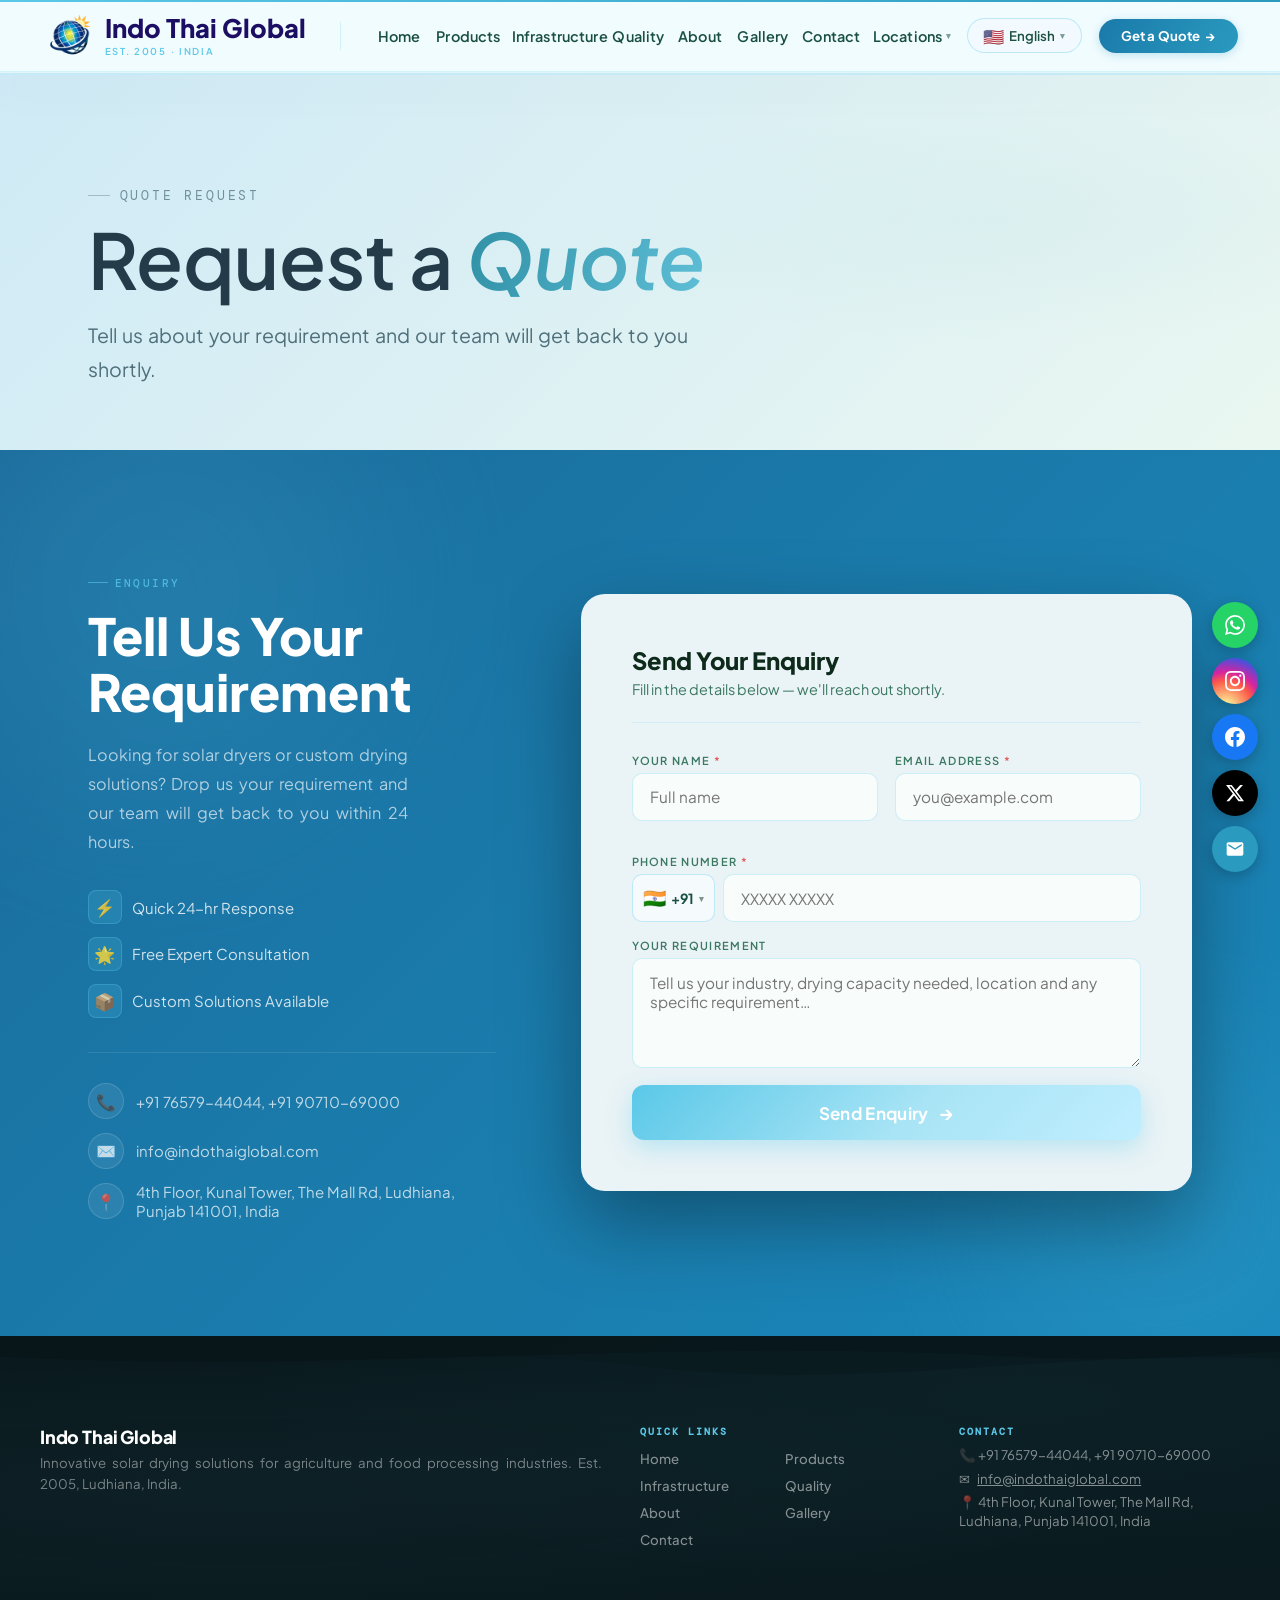
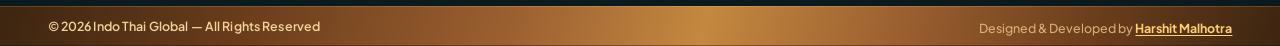
<file: quote.html>
<!DOCTYPE html>
<html lang="en">
<head>
  <meta charset="UTF-8"/>
  <meta name="viewport" content="width=device-width, initial-scale=1.0"/>
  <title>Request Quote — Indo Thai Global</title>
  <link rel="icon" href="assets/logo.png" type="image/png"/>
  <link rel="stylesheet" href="css/global.css"/>
  <link rel="stylesheet" href="css/navbar.css"/>
  <!-- Google Tag Manager -->
<script>
(function(w,d,s,l,i){w[l]=w[l]||[];w[l].push({'gtm.start':
new Date().getTime(),event:'gtm.js'});var f=d.getElementsByTagName(s)[0],
j=d.createElement(s),dl=l!='dataLayer'?'&l='+l:'';j.async=true;j.src=
'https://www.googletagmanager.com/gtm.js?id='+i+dl;f.parentNode.insertBefore(j,f);
})(window,document,'script','dataLayer','GTM-MRRNVJR5');
</script>
<!-- End Google Tag Manager -->
  <style>
    p {
  text-align: justify;
}
    .page-hero {
      background: linear-gradient(135deg, #cfeaf6 0%, #eaf7f1 100%);
      padding: clamp(5rem,9vw,7rem) 0 clamp(3rem,5vw,4rem);
      position: relative; overflow: hidden;
    }
    .page-hero::after {
      content: ''; position: absolute; inset: 0;
      background: radial-gradient(ellipse 60% 55% at 80% 40%, rgba(47,143,165,0.04) 0%, transparent 60%);
      pointer-events: none;
    }
    .page-hero-inner { position: relative; z-index: 1; }
    .page-hero-label {
      font-family: var(--font-mono); font-size: 0.75rem; letter-spacing: 0.22em;
      text-transform: uppercase; color: #6f8f9a; margin-bottom: 0.8rem;
      display: flex; align-items: center; gap: 10px;
    }
    .page-hero-label::before { content: ''; display: block; width: 22px; height: 1px; background:#6f8f9a; opacity: 0.5; }
    .page-hero-title {
      font-family: var(--font-serif); font-size: clamp(3rem,6vw,4.8rem);
      font-weight: 600; color: #243b4a; line-height: 1.08; margin-bottom: 1rem;
    }
    .page-hero-title em {
      font-style: italic;
      background: linear-gradient(108deg, #2f8fa5 0%, #5fbfd6 100%);
      -webkit-background-clip: text; background-clip: text; -webkit-text-fill-color: transparent;
    }
    .page-hero-sub { font-size: 1.15rem; color: #4f6f7a; max-width: 600px; line-height: 1.75; }

    /* ── Country Picker ── */
    .phone-wrap { display: flex; gap: 8px; align-items: stretch; }
    .country-picker { position: relative; flex-shrink: 0; }
    .cp-btn {
      display: inline-flex; align-items: center; gap: 5px;
      height: 100%; min-height: 44px; padding: 0 10px;
      border: 1.5px solid rgba(90,200,232,0.35); border-radius: 10px;
      background: #f5fafd; cursor: pointer; font-family: inherit;
      font-size: 0.85rem; font-weight: 700; color: #0d2a1a;
      white-space: nowrap; transition: border-color 0.2s, background 0.2s;
    }
    .cp-btn:hover, .country-picker.open .cp-btn { border-color: #5ac8e8; background: #fff; }
    .cp-flag { font-size: 1.1rem; line-height: 1; }
    .cp-code { font-size: 0.82rem; font-weight: 700; color: #1a5040; }
    .cp-arrow { font-size: 0.55rem; opacity: 0.5; transition: transform 0.2s; }
    .country-picker.open .cp-arrow { transform: rotate(180deg); }
    .cp-dropdown {
      position: absolute; top: calc(100% + 6px); left: 0; width: 300px;
      background: #fff; border: 1px solid rgba(90,200,232,0.22); border-radius: 14px;
      box-shadow: 0 16px 48px rgba(0,0,0,0.13), 0 4px 14px rgba(42,154,191,0.10);
      overflow: hidden; opacity: 0; visibility: hidden;
      transform: translateY(6px) scale(0.98); transform-origin: top left;
      transition: opacity 0.2s ease, transform 0.2s ease, visibility 0.2s; z-index: 9999;
    }
    .country-picker.open .cp-dropdown { opacity: 1; visibility: visible; transform: translateY(0) scale(1); }
    .cp-search-wrap { padding: 10px 10px 7px; border-bottom: 1px solid rgba(90,200,232,0.12); }
    .cp-search {
      width: 100%; padding: 7px 10px 7px 30px;
      border: 1.5px solid rgba(90,200,232,0.22); border-radius: 8px;
      font-family: inherit; font-size: 0.80rem; color: #0d2a1a; outline: none;
      background: #f5fafd url("data:image/svg+xml,%3Csvg xmlns='http://www.w3.org/2000/svg' width='13' height='13' viewBox='0 0 24 24' fill='none' stroke='%235ac8e8' stroke-width='2.5'%3E%3Ccircle cx='11' cy='11' r='8'/%3E%3Cpath d='m21 21-4.35-4.35'/%3E%3C/svg%3E") no-repeat 9px center;
      transition: border-color 0.2s;
    }
    .cp-search::placeholder { color: #aac8d8; }
    .cp-search:focus { border-color: #5ac8e8; background-color: #fff; }
    .cp-list { max-height: 260px; overflow-y: auto; padding: 5px 0; scrollbar-width: thin; scrollbar-color: rgba(90,200,232,0.28) transparent; }
    .cp-list::-webkit-scrollbar { width: 4px; }
    .cp-list::-webkit-scrollbar-thumb { background: rgba(90,200,232,0.32); border-radius: 4px; }
    .cp-group-label { font-size: 0.60rem; font-weight: 700; letter-spacing: 0.13em; text-transform: uppercase; color: #5ac8e8; padding: 8px 12px 3px; opacity: 0.8; }
    .cp-item { display: flex; align-items: center; gap: 9px; width: 100%; padding: 7px 12px; background: none; border: none; cursor: pointer; text-align: left; transition: background 0.13s; }
    .cp-item:hover { background: rgba(90,200,232,0.09); }
    .cp-item.active { background: rgba(42,154,191,0.08); }
    .cp-item-flag { font-size: 1.1rem; line-height: 1; flex-shrink: 0; width: 22px; text-align: center; }
    .cp-item-name { font-size: 0.84rem; font-weight: 500; color: #0d2a1a; flex: 1; white-space: nowrap; overflow: hidden; text-overflow: ellipsis; }
    .cp-item.active .cp-item-name { color: #1a7aaa; font-weight: 700; }
    .cp-item-code { font-size: 0.70rem; font-weight: 700; color: #5ac8e8; background: rgba(90,200,232,0.11); padding: 2px 5px; border-radius: 4px; flex-shrink: 0; font-family: monospace; }
    .cp-item.active .cp-item-code { background: rgba(42,154,191,0.14); color: #1a7aaa; }
    .cp-item.active::after { content: "\2713"; font-size: 0.72rem; color: #2a9abf; }
    .cp-item[hidden] { display: none; }
    .cp-no-results { padding: 14px 12px; font-size: 0.82rem; color: #aac8d8; text-align: center; }
 
    /* ── Enquiry / Quote body (same as home) ── */
    .quote-body {
      position: relative;
      padding: clamp(5rem,9vw,7rem) 0;
      background: linear-gradient(135deg, #1a6a9a 0%, #1a7aaa 45%, #1a88bb 100%);
      overflow: hidden;
    }
    .eq-blob {
      position: absolute; border-radius: 50%;
      pointer-events: none; filter: blur(80px); opacity: 0.18;
    }
    .eq-blob--1 { width:520px; height:520px; background: radial-gradient(circle,#5ac8e8,transparent); top:-120px; left:-100px; }
    .eq-blob--2 { width:400px; height:400px; background: radial-gradient(circle,#5ac8e8,transparent); bottom:-80px; right:-80px; }
 
    .eq-wrap {
      display: grid; grid-template-columns: 1fr 1.5fr;
      gap: 5rem; align-items: center;
      position: relative; z-index: 2;
    }
    .eq-label-light { color: rgba(90,200,232,0.80) !important; }
    .enquiry-left { position: sticky; top: 100px; }
    .enquiry-title {
      font-size: clamp(2.2rem,4vw,3.2rem); font-weight: 800;
      color: #fff; line-height: 1.1; margin-bottom: 1.2rem;
    }
    .enquiry-subtitle {
      font-size: 0.95rem; color: rgba(255,255,255,0.65);
      line-height: 1.8; max-width: 320px; margin-bottom: 2rem;
    }
    .eq-perks { display: flex; flex-direction: column; gap: 0.75rem; margin-bottom: 2rem; }
    .eq-perk { display: flex; align-items: center; gap: 10px; font-size: 0.88rem; color: rgba(255,255,255,0.80); }
    .eq-perk-icon {
      width: 34px; height: 34px; border-radius: 8px;
      background: rgba(90,200,232,0.18); border: 1px solid rgba(90,200,232,0.30);
      display: flex; align-items: center; justify-content: center;
      font-size: 1rem; flex-shrink: 0;
    }
    .eq-divider { width:100%; height:1px; background:rgba(255,255,255,0.10); margin-bottom:1.8rem; }
    .enquiry-contact-strip { display: flex; flex-direction: column; gap: 0.8rem; }
    .eq-contact-item { display: flex; align-items: center; gap: 12px; font-size: 0.88rem; color: rgba(255,255,255,0.72); }
    .eq-contact-item a { color: rgba(255,255,255,0.72); text-decoration: none; }
    .eq-contact-item a:hover { color: #5ac8e8; }
    .eq-icon {
      width: 36px; height: 36px; border-radius: 50%;
      background: rgba(255,255,255,0.08); border: 1px solid rgba(255,255,255,0.14);
      display: flex; align-items: center; justify-content: center;
      font-size: 0.95rem; flex-shrink: 0;
    }
    .field-error { font-size: 0.65rem; color: #e05050; margin-top: 3px; display: none; }
    .form-field.has-error input,
    .form-field.has-error textarea { border-color: #e05050; }
    .form-field.has-error .field-error { display: block; }
    .eq-success-toast {
      display: none; text-align: center;
      padding: 1rem; margin-top: 1rem;
      background: rgba(46,158,102,0.1);
      border: 1px solid rgba(46,158,102,0.3);
      border-radius: 10px;
      color: #2e9e66; font-size: 0.9rem; font-weight: 600;
    }
 
    /* Form card */
    .eq-form-card {
      background: #eaf3f6 !important; border-radius: 24px;
      padding: clamp(2rem,4vw,3rem);
      box-shadow: 0 32px 80px rgba(0,0,0,0.35);
    }
    .eq-form-header { margin-bottom: 1.8rem; padding-bottom: 1.4rem; border-bottom: 1px solid rgba(90,200,232,0.16); }
    .eq-form-header h3 { font-size: 1.4rem; font-weight: 800; color: var(--text-dark); margin-bottom: 0.3rem; }
    .eq-form-header p { font-size: 0.85rem; color: var(--text-light); }
 
    .form-grid-2 { display: grid; grid-template-columns: 1fr 1fr; gap: 1rem; margin-bottom: 1rem; }
    .form-field { display: flex; flex-direction: column; gap: 6px; margin-bottom: 1rem; }
    .form-field label { font-size: 0.65rem; letter-spacing: 0.12em; text-transform: uppercase; color: var(--text-light); font-weight: 600; }
    .req { color: #e05a5a; }
    .form-field input,
    .form-field select,
    .form-field textarea {
      width: 100%; padding: 0.8rem 1rem; border-radius: 10px;
      border: 1.5px solid rgba(90,200,232,0.28); background: #f8fcfa;
      font-family: var(--font-sans); font-size: 0.9rem; color: var(--text-dark);
      transition: border-color 0.2s, box-shadow 0.2s, background 0.2s; outline: none; box-sizing: border-box;
    }
    .form-field input:focus,
    .form-field select:focus,
    .form-field textarea:focus {
      border-color: #5ac8e8; background: #fff;
      box-shadow: 0 0 0 4px rgba(90,200,232,0.10);
    }
    .form-field textarea { resize: vertical; min-height: 110px; }
 
    .captcha-row {
      display: flex; align-items: center; gap: 14px;
      padding: 0.9rem 1rem; background: #f8fcfa;
      border-radius: 10px; border: 1.5px solid rgba(90,200,232,0.28);
      margin-bottom: 1.2rem;
    }
    #captchaText {
      font-family: var(--font-mono); font-weight: 500;
      font-size: 1.1rem; letter-spacing: 0.18em; color: var(--text-dark);
      padding: 0.2rem 0.6rem; border-radius: 4px; user-select: none;
    }
    .captcha-input {
      flex: 1; padding: 0.5rem 0.8rem; border-radius: 10px;
      border: 1.5px solid rgba(90,200,232,0.28);
      font-family: var(--font-mono); font-size: 0.9rem; outline: none;
    }
    .captcha-input:focus { border-color: #5ac8e8; box-shadow: 0 0 0 4px rgba(90,200,232,0.10); }
 
    .eq-submit-btn {
      width: 100%; padding: 0.95rem 1.5rem;
      background: linear-gradient(135deg, #5ac8e8 0%, #a8e4f5 55%, #c0eeff 100%);
      border: none; border-radius: 12px; color: #ffffff;
      font-size: 1rem; font-weight: 700; font-family: var(--font-sans);
      cursor: pointer; display: flex; align-items: center; justify-content: center;
      gap: 10px; margin-top: 0.5rem;
      transition: transform 0.22s, box-shadow 0.22s, filter 0.22s;
      box-shadow: 0 8px 24px rgba(90,200,232,0.35); letter-spacing: 0.02em;
    }
    .eq-submit-btn:hover {
      transform: translateY(-2px);
      box-shadow: 0 14px 32px rgba(90,200,232,0.45), 0 0 28px rgba(90,200,232,0.28);
      filter: brightness(1.07);
    }
    .eq-btn-arrow { font-size: 1.1rem; transition: transform 0.22s; }
    .eq-submit-btn:hover .eq-btn-arrow { transform: translateX(4px); }
 
    @media (max-width: 960px) {
      .eq-wrap { grid-template-columns: 1fr; gap: 3rem; }
      .enquiry-left { position: static; }
      .form-grid-2 { grid-template-columns: 1fr; }
    }
  </style>
</head>
<body>

 <!-- Google Tag Manager (noscript) -->
<noscript>
  <iframe src="https://www.googletagmanager.com/ns.html?id=GTM-MRRNVJR5"
  height="0" width="0" style="display:none;visibility:hidden"></iframe>
</noscript>
<!-- End Google Tag Manager (noscript) -->

<nav class="nav" id="nav">
  <div class="nav-accent" aria-hidden="true"></div>
  <div class="nav-progress" id="navProgress" aria-hidden="true"></div>
  <div class="nav-inner">

    <a href="home.html" class="nav-brand" aria-label="Indo Thai Global — Home">
      <img src="assets/logo.png" alt="Indo Thai Global" class="nav-logo" draggable="false"/>
      <div class="nav-brand-words">
        <span class="nav-brand-name">Indo Thai Global</span>
        <span class="nav-brand-tag">Est. 2005 &middot; India</span>
      </div>
    </a>

    <div class="nav-divider" aria-hidden="true"></div>

    <ul class="nav-links" role="list">
      <li><a href="home.html"           class="nav-link">Home</a></li>
      <li><a href="products.html"       class="nav-link">Products</a></li>
      <li><a href="infrastructure.html" class="nav-link">Infrastructure</a></li>
      <li><a href="quality.html"        class="nav-link">Quality</a></li>
      <li><a href="about.html"          class="nav-link">About</a></li>
      <li><a href="gallery.html"        class="nav-link">Gallery</a></li>
      <li><a href="contact.html"        class="nav-link">Contact</a></li>
      <li class="nav-has-dropdown">
        <button class="nav-link nav-dropdown-btn" aria-haspopup="true" aria-expanded="false">
          Locations <span class="nav-lang-arrow">▾</span>
        </button>
        <ul class="nav-dropdown" role="list">
          <li><a href="ludhiana.html" class="nav-dropdown-link">Indo Thai Global Ludhiana</a></li>
          <li><a href="indo-thai-global-unit-1.html" class="nav-dropdown-link">Indo Thai Global Unit-1</a></li>
        </ul>
      </li>
    </ul>

    <!-- Language Switcher -->
    <div class="nav-lang" id="navLang">
      <button class="nav-lang-btn" id="langBtn" aria-label="Select language" aria-haspopup="listbox" aria-expanded="false">
        <span class="nav-lang-flag" id="langFlag">🇺🇸</span>
        <span id="langCurrent">English</span>
        <span class="nav-lang-arrow">▾</span>
      </button>
      <div class="nav-lang-dropdown" id="langDropdown" role="listbox">
        <div class="lang-search-wrap">
          <input class="lang-search" id="langSearch" type="text" placeholder="Search language…" autocomplete="off"/>
        </div>
        <div class="lang-options-scroll" id="langOptionsScroll"></div>
      </div>
    </div>

    <!-- CTA: use href="#enquiry" on home.html, href="quote.html" on all other pages -->
    <a href="quote.html" class="nav-cta">Get a Quote <span class="cta-arrow">→</span></a>

    <button class="nav-burger" id="burger" aria-label="Toggle navigation" aria-expanded="false" aria-controls="drawer">
      <span class="burger-line"></span>
      <span class="burger-line"></span>
      <span class="burger-line"></span>
    </button>

  </div>
</nav>


<!-- ░░ STEP 3 — DRAWER (paste right after </nav>) ░░ -->
<div class="nav-drawer" id="drawer" role="navigation" aria-label="Mobile navigation">
  <ul class="drawer-links" role="list">
    <li><a href="home.html"           class="drawer-link">Home           <span class="drawer-arrow">›</span></a></li>
    <li><a href="products.html"       class="drawer-link">Products       <span class="drawer-arrow">›</span></a></li>
    <li><a href="infrastructure.html" class="drawer-link">Infrastructure <span class="drawer-arrow">›</span></a></li>
    <li><a href="quality.html"        class="drawer-link">Quality        <span class="drawer-arrow">›</span></a></li>
    <li><a href="about.html"          class="drawer-link">About          <span class="drawer-arrow">›</span></a></li>
    <li><a href="gallery.html"        class="drawer-link">Gallery        <span class="drawer-arrow">›</span></a></li>
    <li><a href="contact.html"        class="drawer-link">Contact        <span class="drawer-arrow">›</span></a></li>
    <li class="drawer-has-dropdown">
        <button class="drawer-dropdown-btn">
          Locations <span class="drawer-arrow">›</span>
        </button>
        <ul class="drawer-sub" role="list">
          <li><a href="ludhiana.html" class="drawer-link drawer-sub-link">Indo Thai Global Ludhiana <span class="drawer-arrow">›</span></a></li>
          <li><a href="indo-thai-global-unit-1.html" class="drawer-link drawer-sub-link">Indo Thai Global Unit-1 <span class="drawer-arrow">›</span></a></li>
        </ul>
    </li>
  </ul>
  <div class="drawer-cta-wrap">
    <a href="quote.html" class="drawer-cta">Get a Quote →</a>
  </div>
</div>
 
<main class="page-body">
 
  <section class="page-hero">
    <div class="container page-hero-inner">
      <div class="page-hero-label reveal-up">Quote Request</div>
      <h1 class="page-hero-title ">Request a <em>Quote</em></h1>
      <p class="page-hero-sub reveal-up">Tell us about your requirement and our team will get back to you shortly.</p>
    </div>
  </section>
 
  <section class="quote-body">
 
    <!-- Decorative blobs -->
    <div class="eq-blob eq-blob--1" aria-hidden="true"></div>
    <div class="eq-blob eq-blob--2" aria-hidden="true"></div>
 
    <div class="container eq-wrap">
 
      <!-- LEFT — info panel -->
    <div class="enquiry-left reveal-left">
      <div class="section-label eq-label-light">Enquiry</div>
      <h2 class="enquiry-title">Tell Us Your<br/>Requirement</h2>
      <p class="enquiry-subtitle">Looking for solar dryers or custom drying solutions? Drop us your requirement and our team will get back to you within 24 hours.</p>

      <div class="eq-perks">
        <div class="eq-perk"><span class="eq-perk-icon">&#9889;</span><span>Quick 24-hr Response</span></div>
        <div class="eq-perk"><span class="eq-perk-icon">&#127775;</span><span>Free Expert Consultation</span></div>
        <div class="eq-perk"><span class="eq-perk-icon">&#128230;</span><span>Custom Solutions Available</span></div>
      </div>

      <div class="eq-divider"></div>

      <div class="enquiry-contact-strip">
        <div class="eq-contact-item">
          <span class="eq-icon">&#128222;</span>
          <span>+91 76579-44044, +91 90710-69000</span>
        </div>
        <div class="eq-contact-item">
          <span class="eq-icon">&#9993;&#65039;</span>
          <span>
            <a href="mailto:info@indothaiglobal.com">info@indothaiglobal.com</a>
          </span>        
        </div>
        <div class="eq-contact-item">
          <span class="eq-icon">&#128205;</span>
          <span>4th Floor, Kunal Tower, The Mall Rd, Ludhiana, Punjab 141001, India</span>
        </div>
      </div>
    </div>
 
      <!-- RIGHT — form card -->
<div class="eq-form-card reveal-right">
  <div class="eq-form-header">
    <h3>Send Your Enquiry</h3>
    <p>Fill in the details below — we'll reach out shortly.</p>
  </div>
  <form id="quoteForm" novalidate>

    <div class="form-grid-2">
      <div class="form-field">
        <label for="q-name">Your Name <span class="req">*</span></label>
        <input type="text" id="q-name" name="name" placeholder="Full name" required/>
        <span class="field-error">Name is required</span>
      </div>
      <div class="form-field">
        <label for="q-email">Email Address <span class="req">*</span></label>
        <input type="email" id="q-email" name="email" placeholder="you@example.com" required/>
        <span class="field-error">Valid email is required</span>
      </div>
    </div>

    <!-- Phone with country picker -->
    <div class="form-field">
      <label for="q-phone">Phone Number <span class="req">*</span></label>
      <div class="phone-wrap">
        <input type="hidden" id="eq-country-val" name="country" value="+91"/>
        <div class="country-picker" id="countryPicker">
          <button type="button" class="cp-btn" id="cpBtn" aria-haspopup="listbox" aria-expanded="false">
            <span class="cp-flag" id="cpFlag">🇮🇳</span>
            <span class="cp-code" id="cpCode">+91</span>
            <span class="cp-arrow">▾</span>
          </button>
          <div class="cp-dropdown" id="cpDropdown" role="listbox">
            <div class="cp-search-wrap">
              <input class="cp-search" id="cpSearch" type="text" placeholder="Search country or code…" autocomplete="off"/>
            </div>
            <div class="cp-list" id="cpList"></div>
          </div>
        </div>
        <input type="tel" id="q-phone" name="phone" placeholder="XXXXX XXXXX" required/>
      </div>
      <span class="field-error">Phone is required</span>
    </div>

    <div class="form-field">
      <label for="q-msg">Your Requirement</label>
      <textarea id="q-msg" name="message" placeholder="Tell us your industry, drying capacity needed, location and any specific requirement…"></textarea>
    </div>

    <button type="submit" class="eq-submit-btn">
      <span>Send Enquiry</span>
      <span class="eq-btn-arrow">&#8594;</span>
    </button>

  </form>
  <div class="eq-success-toast" id="successToast">✓ Message sent! We'll get back to you shortly.</div>
</div>
 
    </div>
  </section>
 
</main>
 
<!-- ░░ FOOTER ░░ -->
<footer class="site-footer">
  <div class="container footer-grid">

    <div class="footer-col">
      <h3 class="footer-brand">Indo Thai Global</h3>
      <p class="footer-text">
        Innovative solar drying solutions for agriculture and food processing industries.
        Est. 2005, Ludhiana, India.
      </p>
    </div>

    <div class="footer-col">
      <h4 class="footer-title">Quick Links</h4>
      <ul class="footer-links">
        <li><a href="home.html">Home</a></li>
        <li><a href="products.html">Products</a></li>
        <li><a href="infrastructure.html">Infrastructure</a></li>
        <li><a href="quality.html">Quality</a></li>
        <li><a href="about.html">About</a></li>
        <li><a href="gallery.html">Gallery</a></li>
        <li><a href="contact.html">Contact</a></li>
      </ul>
    </div>

    <div class="footer-col">
      <h4 class="footer-title">Contact</h4>
      <div class="footer-contact-item">&#128222; +91 76579-44044, +91 90710-69000</div><div class="footer-contact-item">
  &#9993; <a href="mailto:indothaiglobal20@gmail.com">info@indothaiglobal.com</a>
</div>
   <div class="footer-contact-item">&#128205; 4th Floor, Kunal Tower, The Mall Rd, Ludhiana, Punjab 141001, India</div>
    </div>

  </div>
  <div class="footer-bottom">
    <div class="footer-bottom-inner">
      <span class="footer-copy">&#169; 2026 Indo Thai Global &#8212; All Rights Reserved</span>
      <div class="footer-dev-inner">
        <span class="footer-dev-text">Designed &amp; Developed by </span>
        <a href="https://www.linkedin.com/in/harshit-malhotra-20b333200/" target="_blank" rel="noopener noreferrer" class="footer-dev-link">Harshit Malhotra</a>
      </div>
    </div>
  </div>
</footer>

<script>
(function () {
  var COUNTRIES = [
    // Popular
    {f:'🇮🇳', n:'India',                  c:'+91',   pop:true},
    {f:'🇺🇸', n:'United States',           c:'+1',    pop:true},
    {f:'🇬🇧', n:'United Kingdom',          c:'+44',   pop:true},
    {f:'🇦🇪', n:'United Arab Emirates',    c:'+971',  pop:true},
    {f:'🇹🇭', n:'Thailand',                c:'+66',   pop:true},
    {f:'🇸🇬', n:'Singapore',               c:'+65',   pop:true},
    {f:'🇦🇺', n:'Australia',               c:'+61',   pop:true},
    // All
    {f:'🇦🇫', n:'Afghanistan',             c:'+93'},
    {f:'🇦🇱', n:'Albania',                 c:'+355'},
    {f:'🇩🇿', n:'Algeria',                 c:'+213'},
    {f:'🇦🇩', n:'Andorra',                 c:'+376'},
    {f:'🇦🇴', n:'Angola',                  c:'+244'},
    {f:'🇦🇬', n:'Antigua and Barbuda',     c:'+1268'},
    {f:'🇦🇷', n:'Argentina',               c:'+54'},
    {f:'🇦🇲', n:'Armenia',                 c:'+374'},
    {f:'🇦🇹', n:'Austria',                 c:'+43'},
    {f:'🇦🇿', n:'Azerbaijan',              c:'+994'},
    {f:'🇧🇸', n:'Bahamas',                 c:'+1242'},
    {f:'🇧🇭', n:'Bahrain',                 c:'+973'},
    {f:'🇧🇩', n:'Bangladesh',              c:'+880'},
    {f:'🇧🇧', n:'Barbados',                c:'+1246'},
    {f:'🇧🇾', n:'Belarus',                 c:'+375'},
    {f:'🇧🇪', n:'Belgium',                 c:'+32'},
    {f:'🇧🇿', n:'Belize',                  c:'+501'},
    {f:'🇧🇯', n:'Benin',                   c:'+229'},
    {f:'🇧🇹', n:'Bhutan',                  c:'+975'},
    {f:'🇧🇴', n:'Bolivia',                 c:'+591'},
    {f:'🇧🇦', n:'Bosnia and Herzegovina',  c:'+387'},
    {f:'🇧🇼', n:'Botswana',                c:'+267'},
    {f:'🇧🇷', n:'Brazil',                  c:'+55'},
    {f:'🇧🇳', n:'Brunei',                  c:'+673'},
    {f:'🇧🇬', n:'Bulgaria',                c:'+359'},
    {f:'🇧🇫', n:'Burkina Faso',            c:'+226'},
    {f:'🇧🇮', n:'Burundi',                 c:'+257'},
    {f:'🇨🇻', n:'Cabo Verde',              c:'+238'},
    {f:'🇰🇭', n:'Cambodia',                c:'+855'},
    {f:'🇨🇲', n:'Cameroon',                c:'+237'},
    {f:'🇨🇦', n:'Canada',                  c:'+1'},
    {f:'🇨🇫', n:'Central African Republic',c:'+236'},
    {f:'🇹🇩', n:'Chad',                    c:'+235'},
    {f:'🇨🇱', n:'Chile',                   c:'+56'},
    {f:'🇨🇳', n:'China',                   c:'+86'},
    {f:'🇨🇴', n:'Colombia',                c:'+57'},
    {f:'🇰🇲', n:'Comoros',                 c:'+269'},
    {f:'🇨🇩', n:'Congo (DRC)',             c:'+243'},
    {f:'🇨🇬', n:'Congo (Republic)',        c:'+242'},
    {f:'🇨🇷', n:'Costa Rica',              c:'+506'},
    {f:'🇭🇷', n:'Croatia',                 c:'+385'},
    {f:'🇨🇺', n:'Cuba',                    c:'+53'},
    {f:'🇨🇾', n:'Cyprus',                  c:'+357'},
    {f:'🇨🇿', n:'Czech Republic',          c:'+420'},
    {f:'🇩🇰', n:'Denmark',                 c:'+45'},
    {f:'🇩🇯', n:'Djibouti',                c:'+253'},
    {f:'🇩🇲', n:'Dominica',                c:'+1767'},
    {f:'🇩🇴', n:'Dominican Republic',      c:'+1809'},
    {f:'🇪🇨', n:'Ecuador',                 c:'+593'},
    {f:'🇪🇬', n:'Egypt',                   c:'+20'},
    {f:'🇸🇻', n:'El Salvador',             c:'+503'},
    {f:'🇬🇶', n:'Equatorial Guinea',       c:'+240'},
    {f:'🇪🇷', n:'Eritrea',                 c:'+291'},
    {f:'🇪🇪', n:'Estonia',                 c:'+372'},
    {f:'🇸🇿', n:'Eswatini',                c:'+268'},
    {f:'🇪🇹', n:'Ethiopia',                c:'+251'},
    {f:'🇫🇯', n:'Fiji',                    c:'+679'},
    {f:'🇫🇮', n:'Finland',                 c:'+358'},
    {f:'🇫🇷', n:'France',                  c:'+33'},
    {f:'🇬🇦', n:'Gabon',                   c:'+241'},
    {f:'🇬🇲', n:'Gambia',                  c:'+220'},
    {f:'🇬🇪', n:'Georgia',                 c:'+995'},
    {f:'🇩🇪', n:'Germany',                 c:'+49'},
    {f:'🇬🇭', n:'Ghana',                   c:'+233'},
    {f:'🇬🇷', n:'Greece',                  c:'+30'},
    {f:'🇬🇩', n:'Grenada',                 c:'+1473'},
    {f:'🇬🇹', n:'Guatemala',               c:'+502'},
    {f:'🇬🇳', n:'Guinea',                  c:'+224'},
    {f:'🇬🇼', n:'Guinea-Bissau',           c:'+245'},
    {f:'🇬🇾', n:'Guyana',                  c:'+592'},
    {f:'🇭🇹', n:'Haiti',                   c:'+509'},
    {f:'🇭🇳', n:'Honduras',                c:'+504'},
    {f:'🇭🇺', n:'Hungary',                 c:'+36'},
    {f:'🇮🇸', n:'Iceland',                 c:'+354'},
    {f:'🇮🇩', n:'Indonesia',               c:'+62'},
    {f:'🇮🇷', n:'Iran',                    c:'+98'},
    {f:'🇮🇶', n:'Iraq',                    c:'+964'},
    {f:'🇮🇪', n:'Ireland',                 c:'+353'},
    {f:'🇮🇱', n:'Israel',                  c:'+972'},
    {f:'🇮🇹', n:'Italy',                   c:'+39'},
    {f:'🇯🇲', n:'Jamaica',                 c:'+1876'},
    {f:'🇯🇵', n:'Japan',                   c:'+81'},
    {f:'🇯🇴', n:'Jordan',                  c:'+962'},
    {f:'🇰🇿', n:'Kazakhstan',              c:'+7'},
    {f:'🇰🇪', n:'Kenya',                   c:'+254'},
    {f:'🇰🇮', n:'Kiribati',                c:'+686'},
    {f:'🇽🇰', n:'Kosovo',                  c:'+383'},
    {f:'🇰🇼', n:'Kuwait',                  c:'+965'},
    {f:'🇰🇬', n:'Kyrgyzstan',              c:'+996'},
    {f:'🇱🇦', n:'Laos',                    c:'+856'},
    {f:'🇱🇻', n:'Latvia',                  c:'+371'},
    {f:'🇱🇧', n:'Lebanon',                 c:'+961'},
    {f:'🇱🇸', n:'Lesotho',                 c:'+266'},
    {f:'🇱🇷', n:'Liberia',                 c:'+231'},
    {f:'🇱🇾', n:'Libya',                   c:'+218'},
    {f:'🇱🇮', n:'Liechtenstein',           c:'+423'},
    {f:'🇱🇹', n:'Lithuania',               c:'+370'},
    {f:'🇱🇺', n:'Luxembourg',              c:'+352'},
    {f:'🇲🇬', n:'Madagascar',              c:'+261'},
    {f:'🇲🇼', n:'Malawi',                  c:'+265'},
    {f:'🇲🇾', n:'Malaysia',                c:'+60'},
    {f:'🇲🇻', n:'Maldives',                c:'+960'},
    {f:'🇲🇱', n:'Mali',                    c:'+223'},
    {f:'🇲🇹', n:'Malta',                   c:'+356'},
    {f:'🇲🇭', n:'Marshall Islands',        c:'+692'},
    {f:'🇲🇷', n:'Mauritania',              c:'+222'},
    {f:'🇲🇺', n:'Mauritius',               c:'+230'},
    {f:'🇲🇽', n:'Mexico',                  c:'+52'},
    {f:'🇫🇲', n:'Micronesia',              c:'+691'},
    {f:'🇲🇩', n:'Moldova',                 c:'+373'},
    {f:'🇲🇨', n:'Monaco',                  c:'+377'},
    {f:'🇲🇳', n:'Mongolia',                c:'+976'},
    {f:'🇲🇪', n:'Montenegro',              c:'+382'},
    {f:'🇲🇦', n:'Morocco',                 c:'+212'},
    {f:'🇲🇿', n:'Mozambique',              c:'+258'},
    {f:'🇲🇲', n:'Myanmar',                 c:'+95'},
    {f:'🇳🇦', n:'Namibia',                 c:'+264'},
    {f:'🇳🇷', n:'Nauru',                   c:'+674'},
    {f:'🇳🇵', n:'Nepal',                   c:'+977'},
    {f:'🇳🇱', n:'Netherlands',             c:'+31'},
    {f:'🇳🇿', n:'New Zealand',             c:'+64'},
    {f:'🇳🇮', n:'Nicaragua',               c:'+505'},
    {f:'🇳🇪', n:'Niger',                   c:'+227'},
    {f:'🇳🇬', n:'Nigeria',                 c:'+234'},
    {f:'🇲🇰', n:'North Macedonia',         c:'+389'},
    {f:'🇳🇴', n:'Norway',                  c:'+47'},
    {f:'🇴🇲', n:'Oman',                    c:'+968'},
    {f:'🇵🇰', n:'Pakistan',                c:'+92'},
    {f:'🇵🇼', n:'Palau',                   c:'+680'},
    {f:'🇵🇸', n:'Palestine',               c:'+970'},
    {f:'🇵🇦', n:'Panama',                  c:'+507'},
    {f:'🇵🇬', n:'Papua New Guinea',        c:'+675'},
    {f:'🇵🇾', n:'Paraguay',                c:'+595'},
    {f:'🇵🇪', n:'Peru',                    c:'+51'},
    {f:'🇵🇭', n:'Philippines',             c:'+63'},
    {f:'🇵🇱', n:'Poland',                  c:'+48'},
    {f:'🇵🇹', n:'Portugal',                c:'+351'},
    {f:'🇶🇦', n:'Qatar',                   c:'+974'},
    {f:'🇷🇴', n:'Romania',                 c:'+40'},
    {f:'🇷🇺', n:'Russia',                  c:'+7'},
    {f:'🇷🇼', n:'Rwanda',                  c:'+250'},
    {f:'🇰🇳', n:'Saint Kitts and Nevis',   c:'+1869'},
    {f:'🇱🇨', n:'Saint Lucia',             c:'+1758'},
    {f:'🇻🇨', n:'Saint Vincent',           c:'+1784'},
    {f:'🇼🇸', n:'Samoa',                   c:'+685'},
    {f:'🇸🇲', n:'San Marino',              c:'+378'},
    {f:'🇸🇹', n:'Sao Tome and Principe',   c:'+239'},
    {f:'🇸🇦', n:'Saudi Arabia',            c:'+966'},
    {f:'🇸🇳', n:'Senegal',                 c:'+221'},
    {f:'🇷🇸', n:'Serbia',                  c:'+381'},
    {f:'🇸🇨', n:'Seychelles',              c:'+248'},
    {f:'🇸🇱', n:'Sierra Leone',            c:'+232'},
    {f:'🇸🇰', n:'Slovakia',                c:'+421'},
    {f:'🇸🇮', n:'Slovenia',                c:'+386'},
    {f:'🇸🇧', n:'Solomon Islands',         c:'+677'},
    {f:'🇸🇴', n:'Somalia',                 c:'+252'},
    {f:'🇿🇦', n:'South Africa',            c:'+27'},
    {f:'🇸🇸', n:'South Sudan',             c:'+211'},
    {f:'🇪🇸', n:'Spain',                   c:'+34'},
    {f:'🇱🇰', n:'Sri Lanka',               c:'+94'},
    {f:'🇸🇩', n:'Sudan',                   c:'+249'},
    {f:'🇸🇷', n:'Suriname',                c:'+597'},
    {f:'🇸🇪', n:'Sweden',                  c:'+46'},
    {f:'🇨🇭', n:'Switzerland',             c:'+41'},
    {f:'🇸🇾', n:'Syria',                   c:'+963'},
    {f:'🇹🇼', n:'Taiwan',                  c:'+886'},
    {f:'🇹🇯', n:'Tajikistan',              c:'+992'},
    {f:'🇹🇿', n:'Tanzania',                c:'+255'},
    {f:'🇹🇱', n:'Timor-Leste',             c:'+670'},
    {f:'🇹🇬', n:'Togo',                    c:'+228'},
    {f:'🇹🇴', n:'Tonga',                   c:'+676'},
    {f:'🇹🇹', n:'Trinidad and Tobago',     c:'+1868'},
    {f:'🇹🇳', n:'Tunisia',                 c:'+216'},
    {f:'🇹🇷', n:'Turkey',                  c:'+90'},
    {f:'🇹🇲', n:'Turkmenistan',            c:'+993'},
    {f:'🇹🇻', n:'Tuvalu',                  c:'+688'},
    {f:'🇺🇬', n:'Uganda',                  c:'+256'},
    {f:'🇺🇦', n:'Ukraine',                 c:'+380'},
    {f:'🇺🇾', n:'Uruguay',                 c:'+598'},
    {f:'🇺🇿', n:'Uzbekistan',              c:'+998'},
    {f:'🇻🇺', n:'Vanuatu',                 c:'+678'},
    {f:'🇻🇦', n:'Vatican City',            c:'+379'},
    {f:'🇻🇪', n:'Venezuela',               c:'+58'},
    {f:'🇻🇳', n:'Vietnam',                 c:'+84'},
    {f:'🇾🇪', n:'Yemen',                   c:'+967'},
    {f:'🇿🇲', n:'Zambia',                  c:'+260'},
    {f:'🇿🇼', n:'Zimbabwe',                c:'+263'}
  ];

  var picker   = document.getElementById('countryPicker');
  var cpBtn    = document.getElementById('cpBtn');
  var cpFlag   = document.getElementById('cpFlag');
  var cpCode   = document.getElementById('cpCode');
  var cpSearch = document.getElementById('cpSearch');
  var cpList   = document.getElementById('cpList');
  var hidden   = document.getElementById('eq-country-val');
  if (!picker || !cpBtn || !cpList) return;

  /* Build list */
  function buildList() {
    cpList.innerHTML = '';

    var popLabel = document.createElement('div');
    popLabel.className = 'cp-group-label';
    popLabel.textContent = '⭐ Popular';
    cpList.appendChild(popLabel);

    COUNTRIES.forEach(function(ct, idx) {
      if (ct.pop) cpList.appendChild(makeItem(ct, idx));
    });

    var allLabel = document.createElement('div');
    allLabel.className = 'cp-group-label';
    allLabel.textContent = '🌍 All Countries';
    cpList.appendChild(allLabel);

    COUNTRIES.forEach(function(ct, idx) {
      if (!ct.pop) cpList.appendChild(makeItem(ct, idx));
    });
  }

  function makeItem(ct, idx) {
    var btn = document.createElement('button');
    btn.type = 'button';
    btn.className = 'cp-item' + (ct.c === '+91' && ct.n === 'India' ? ' active' : '');
    btn.setAttribute('data-name', ct.n.toLowerCase());
    btn.setAttribute('data-code', ct.c);
    btn.innerHTML =
      '<span class="cp-item-flag">' + ct.f + '</span>' +
      '<span class="cp-item-name">' + ct.n + '</span>' +
      '<span class="cp-item-code">' + ct.c + '</span>';
    btn.addEventListener('click', function(e) {
      e.stopPropagation();
      select(ct);
    });
    return btn;
  }

  function select(ct) {
    cpFlag.textContent = ct.f;
    cpCode.textContent = ct.c;
    if (hidden) hidden.value = ct.c;
    cpList.querySelectorAll('.cp-item').forEach(function(el) { el.classList.remove('active'); });
    cpList.querySelectorAll('.cp-item').forEach(function(el) {
      if (el.getAttribute('data-name') === ct.n.toLowerCase() && el.getAttribute('data-code') === ct.c) {
        el.classList.add('active');
      }
    });
    picker.classList.remove('open');
    cpBtn.setAttribute('aria-expanded', 'false');
    if (cpSearch) { cpSearch.value = ''; filterList(''); }
  }

  function filterList(q) {
    q = q.toLowerCase().trim();
    var items = cpList.querySelectorAll('.cp-item');
    var noResults = cpList.querySelector('.cp-no-results');
    var visible = 0;
    items.forEach(function(el) {
      var name = el.getAttribute('data-name') || '';
      var code = el.getAttribute('data-code') || '';
      var show = !q || name.indexOf(q) !== -1 || code.indexOf(q) !== -1;
      el.hidden = !show;
      if (show) visible++;
    });
    /* hide group labels when searching */
    cpList.querySelectorAll('.cp-group-label').forEach(function(lbl) {
      lbl.hidden = !!q;
    });
    if (!noResults) {
      noResults = document.createElement('div');
      noResults.className = 'cp-no-results';
      noResults.textContent = 'No countries found';
      cpList.appendChild(noResults);
    }
    noResults.hidden = visible > 0;
  }

  /* Toggle */
  cpBtn.addEventListener('click', function(e) {
    e.stopPropagation();
    var isOpen = picker.classList.toggle('open');
    cpBtn.setAttribute('aria-expanded', String(isOpen));
    if (isOpen && cpSearch) setTimeout(function() { cpSearch.focus(); }, 60);
  });

  document.addEventListener('click', function(e) {
    if (!picker.contains(e.target)) {
      picker.classList.remove('open');
      cpBtn.setAttribute('aria-expanded', 'false');
    }
  });

  document.addEventListener('keydown', function(e) {
    if (e.key === 'Escape') { picker.classList.remove('open'); cpBtn.setAttribute('aria-expanded','false'); }
  });

  if (cpSearch) {
    cpSearch.addEventListener('input', function() { filterList(this.value); });
  }

  buildList();
})();
</script>
<script src="js/navbar.js"></script>
<script src="js/home.js"></script>
<script src="js/global.js"></script>

<!-- ── Floating Social Dock ── -->
<style>
  .social-dock {
    position: fixed;
    bottom: 28px;
    right: 22px;
    z-index: 9999;
    display: flex;
    flex-direction: column;
    align-items: center;
    gap: 10px;
  }

  /* Individual link buttons */
  .social-dock__btn {
    width: 46px;
    height: 46px;
    border-radius: 50%;
    display: flex;
    align-items: center;
    justify-content: center;
    text-decoration: none;
    box-shadow: 0 4px 14px rgba(0,0,0,0.22);
    transition: transform 0.22s cubic-bezier(0.22,1,0.36,1),
                box-shadow 0.22s ease,
                opacity 0.25s ease;
    /* hidden by default */
    opacity: 1;
    transform: translateY(0) scale(1);
    pointer-events: auto;
  }
  .social-dock__btn svg {
    width: 20px;
    height: 20px;
    fill: #fff;
    flex-shrink: 0;
  }
  .social-dock__btn:hover {
    transform: translateY(-2px) scale(1.10) !important;
    box-shadow: 0 8px 22px rgba(0,0,0,0.30);
  }

  /* Brand colours */
  .social-dock__btn--wa      { background: #25d366; }
  .social-dock__btn--ig      { background: radial-gradient(circle at 30% 107%, #fdf497 0%, #fdf497 5%, #fd5949 45%, #d6249f 60%, #285AEB 90%); }
  .social-dock__btn--fb      { background: #1877f2; }
  .social-dock__btn--mail    { background: #2a9abf; }

  /* Toggle (main) button */
  .social-dock__toggle {
    width: 52px;
    height: 52px;
    border-radius: 50%;
    background: linear-gradient(135deg, #1a7aaa 0%, #2a9abf 100%);
    border: none;
    cursor: pointer;
    display: flex;
    align-items: center;
    justify-content: center;
    box-shadow: 0 4px 18px rgba(42,154,191,0.45);
    transition: transform 0.3s cubic-bezier(0.22,1,0.36,1),
                box-shadow 0.25s ease;
    z-index: 1;
  }
  .social-dock__toggle:hover {
    transform: scale(1.08);
    box-shadow: 0 7px 24px rgba(42,154,191,0.55);
  }
  .social-dock__toggle svg {
    width: 22px;
    height: 22px;
    fill: #fff;
    transition: transform 0.35s cubic-bezier(0.22,1,0.36,1), opacity 0.2s;
  }
  .social-dock__toggle .icon-close {
    position: absolute;
    opacity: 0;
    transform: rotate(-45deg);
  }

  /* Open state */
  .social-dock.is-open .social-dock__btn {
    opacity: 1;
    transform: translateY(0) scale(1);
    pointer-events: auto;
  }
  .social-dock.is-open .social-dock__toggle .icon-share {
    opacity: 0;
    transform: rotate(45deg);
  }
  .social-dock.is-open .social-dock__toggle .icon-close {
    opacity: 1;
    transform: rotate(0deg);
  }

  /* Stagger the reveal */
  .social-dock__btn:nth-child(1) { transition-delay: 0.00s; }
  .social-dock__btn:nth-child(2) { transition-delay: 0.04s; }
  .social-dock__btn:nth-child(3) { transition-delay: 0.08s; }
  .social-dock__btn:nth-child(4) { transition-delay: 0.12s; }

  /* Tooltip labels */
  .social-dock__btn::after {
    content: attr(data-label);
    position: absolute;
    right: 56px;
    background: rgba(10,26,30,0.82);
    color: #fff;
    font-family: 'Plus Jakarta Sans', sans-serif;
    font-size: 0.72rem;
    font-weight: 600;
    padding: 4px 10px;
    border-radius: 6px;
    white-space: nowrap;
    opacity: 0;
    pointer-events: none;
    transition: opacity 0.18s;
  }
  .social-dock__btn:hover::after { opacity: 1; }
</style>

<div class="social-dock" id="socialDock">
  <!-- WhatsApp -->
  <!-- ▼ CHANGE THIS: replace 919876543210 with your full number incl. country code, no + or spaces -->
  <a class="social-dock__btn social-dock__btn--wa"
     href="https://wa.me/917657944044?text=Hello%20Indo%20Thai%20Global%2C%20I%20would%20like%20to%20know%20more%20about%20your%20solar%20drying%20systems."
     target="_blank" rel="noopener" data-label="WhatsApp" aria-label="Chat on WhatsApp">
    <svg viewBox="0 0 24 24" xmlns="http://www.w3.org/2000/svg">
      <path d="M17.472 14.382c-.297-.149-1.758-.867-2.03-.967-.273-.099-.471-.148-.67.15-.197.297-.767.966-.94 1.164-.173.199-.347.223-.644.075-.297-.15-1.255-.463-2.39-1.475-.883-.788-1.48-1.761-1.653-2.059-.173-.297-.018-.458.13-.606.134-.133.298-.347.446-.52.149-.174.198-.298.298-.497.099-.198.05-.371-.025-.52-.075-.149-.669-1.612-.916-2.207-.242-.579-.487-.5-.669-.51-.173-.008-.371-.01-.57-.01-.198 0-.52.074-.792.372-.272.297-1.04 1.016-1.04 2.479 0 1.462 1.065 2.875 1.213 3.074.149.198 2.096 3.2 5.077 4.487.709.306 1.262.489 1.694.625.712.227 1.36.195 1.871.118.571-.085 1.758-.719 2.006-1.413.248-.694.248-1.289.173-1.413-.074-.124-.272-.198-.57-.347m-5.421 7.403h-.004a9.87 9.87 0 01-5.031-1.378l-.361-.214-3.741.982.998-3.648-.235-.374a9.86 9.86 0 01-1.51-5.26c.001-5.45 4.436-9.884 9.888-9.884 2.64 0 5.122 1.03 6.988 2.898a9.825 9.825 0 012.893 6.994c-.003 5.45-4.437 9.884-9.885 9.884m8.413-18.297A11.815 11.815 0 0012.05 0C5.495 0 .16 5.335.157 11.892c0 2.096.547 4.142 1.588 5.945L.057 24l6.305-1.654a11.882 11.882 0 005.683 1.448h.005c6.554 0 11.89-5.335 11.893-11.893a11.821 11.821 0 00-3.48-8.413z"/>
    </svg>
  </a>

  <!-- Instagram -->
  <!-- ▼ CHANGE THIS: replace indothaiglobal with your Instagram handle -->
  <a class="social-dock__btn social-dock__btn--ig"
     href="https://instagram.com/indo_thaiglobal"
     target="_blank" rel="noopener" data-label="Instagram" aria-label="Follow on Instagram">
    <svg viewBox="0 0 24 24" xmlns="http://www.w3.org/2000/svg">
      <path d="M12 2.163c3.204 0 3.584.012 4.85.07 3.252.148 4.771 1.691 4.919 4.919.058 1.265.069 1.645.069 4.849 0 3.205-.012 3.584-.069 4.849-.149 3.225-1.664 4.771-4.919 4.919-1.266.058-1.644.07-4.85.07-3.204 0-3.584-.012-4.849-.07-3.26-.149-4.771-1.699-4.919-4.92-.058-1.265-.07-1.644-.07-4.849 0-3.204.013-3.583.07-4.849.149-3.227 1.664-4.771 4.919-4.919 1.266-.057 1.645-.069 4.849-.069zm0-2.163c-3.259 0-3.667.014-4.947.072-4.358.2-6.78 2.618-6.98 6.98-.059 1.281-.073 1.689-.073 4.948 0 3.259.014 3.668.072 4.948.2 4.358 2.618 6.78 6.98 6.98 1.281.058 1.689.072 4.948.072 3.259 0 3.668-.014 4.948-.072 4.354-.2 6.782-2.618 6.979-6.98.059-1.28.073-1.689.073-4.948 0-3.259-.014-3.667-.072-4.947-.196-4.354-2.617-6.78-6.979-6.98-1.281-.059-1.69-.073-4.949-.073zm0 5.838c-3.403 0-6.162 2.759-6.162 6.162s2.759 6.163 6.162 6.163 6.162-2.759 6.162-6.163c0-3.403-2.759-6.162-6.162-6.162zm0 10.162c-2.209 0-4-1.79-4-4 0-2.209 1.791-4 4-4s4 1.791 4 4c0 2.21-1.791 4-4 4zm6.406-11.845c-.796 0-1.441.645-1.441 1.44s.645 1.44 1.441 1.44c.795 0 1.439-.645 1.439-1.44s-.644-1.44-1.439-1.44z"/>
    </svg>
  </a>

  <!-- Facebook -->
  <!-- ▼ CHANGE THIS: replace IndoThaiGlobal with your Facebook page name/ID -->
  <a class="social-dock__btn social-dock__btn--fb"
     href="https://facebook.com/indothaiglobal"
     target="_blank" rel="noopener" data-label="Facebook" aria-label="Visit on Facebook">
    <svg viewBox="0 0 24 24" xmlns="http://www.w3.org/2000/svg">
      <path d="M24 12.073c0-6.627-5.373-12-12-12s-12 5.373-12 12c0 5.99 4.388 10.954 10.125 11.854v-8.385H7.078v-3.47h3.047V9.43c0-3.007 1.792-4.669 4.533-4.669 1.312 0 2.686.235 2.686.235v2.953H15.83c-1.491 0-1.956.925-1.956 1.874v2.25h3.328l-.532 3.47h-2.796v8.385C19.612 23.027 24 18.062 24 12.073z"/>
    </svg>
  </a>
  </a>

  <!-- Twitter / X -->
  <a class="social-dock__btn social-dock__btn--tw"
    href="https://twitter.com/indothaipb"
    target="_blank" rel="noopener" data-label="Twitter" aria-label="Follow on Twitter">
    <svg viewBox="0 0 24 24" xmlns="http://www.w3.org/2000/svg">
      <path d="M18.244 2.25h3.308l-7.227 8.26 8.502 11.24H16.17l-5.214-6.817L4.99 21.75H1.68l7.73-8.835L1.254 2.25H8.08l4.713 6.231zm-1.161 17.52h1.833L7.084 4.126H5.117z"/>
    </svg>
  </a>

  <!-- Email -->
  <!-- ▼ CHANGE THIS: replace info@indothaiglobal.com with your actual email -->
  <a class="social-dock__btn social-dock__btn--mail"
     href="mailto:indothaiglobal20@gmail.com?subject=Product%20Enquiry%20—%20Indo%20Thai%20Global&body=Hello%2C%0A%0AI%20would%20like%20to%20know%20more%20about%20your%20solar%20drying%20systems%20and%20food%20processing%20equipment.%0A%0APlease%20provide%20more%20details.%0A%0AThank%20you."
     data-label="Email Us" aria-label="Send us an email">
    <svg viewBox="0 0 24 24" xmlns="http://www.w3.org/2000/svg">
      <path d="M20 4H4c-1.1 0-2 .9-2 2v12c0 1.1.9 2 2 2h16c1.1 0 2-.9 2-2V6c0-1.1-.9-2-2-2zm0 4l-8 5-8-5V6l8 5 8-5v2z"/>
    </svg>
  </a>

<script>
const form = document.getElementById('quoteForm');
if (form) {
  form.addEventListener('submit', async function(e) {
    e.preventDefault();

    // Validate
    let valid = true;
    [['q-name','name'],['q-email','email'],['q-phone','phone']].forEach(function([id]) {
      const input = document.getElementById(id);
      const field = input.closest('.form-field');
      const val = input.value.trim();
      if (!val || (id === 'q-email' && !/\S+@\S+\.\S+/.test(val))) {
        field.classList.add('has-error'); valid = false;
      } else {
        field.classList.remove('has-error');
      }
      input.addEventListener('input', function() { field.classList.remove('has-error'); }, { once: true });
    });
    if (!valid) return;

    const btn = form.querySelector('.eq-submit-btn');
    btn.disabled = true;
    btn.innerHTML = '<span>Sending…</span>';

    const data = new FormData(form);
    try {
      const res = await fetch('submit_quote.php', { method: 'POST', body: data });
      const json = await res.json();
      if (json.success) {
        form.reset();
        const toast = document.getElementById('successToast');
        toast.style.display = 'block';
        setTimeout(function() { toast.style.display = 'none'; }, 4000);
      } else {
        alert('Error: ' + (json.error || 'Unknown error'));
      }
    } catch(err) {
      alert('Network error. Please try again.');
    }
    btn.disabled = false;
    btn.innerHTML = '<span>Send Enquiry</span><span class="eq-btn-arrow">→</span>';
  });
}
</script>

</body>
</html>
</file>
<file: css/global.css>
/* ══════════════════════════════════════════════════════════════
   global.css  —  Indo Thai Global
   Base reset, variables, typography & shared utilities
══════════════════════════════════════════════════════════════ */
p {
  text-align: justify;
}

@import url('https://fonts.googleapis.com/css2?family=Plus+Jakarta+Sans:wght@400;500;600;700;800&family=DM+Mono:wght@400;500&display=swap');

/* ── Reset ── */
*, *::before, *::after {
  box-sizing: border-box;
  margin: 0;
  padding: 0;
  min-width: 0;
}

/* ── Root tokens ── */
:root {
  --nav-h: 72px;

  --white:         #ffffff;
  --off-white:     #f2faff;
  --cream:         #d8f2fc;
  --border:        rgba(90, 185, 220, 0.20);
  --border-strong: rgba(90, 185, 220, 0.40);
  --text-dark:     #0d2a1a;
  --text-mid:      #1a5040;
  --text-light:    #3a7860;

  /* Sky-blue palette from the photo */
  --blue:    #2a9abf;
  --sky:     #5ac8e8;
  --navy:    #1a7aaa;
  --blue-bg: rgba(42, 154, 191, 0.08);
  --sky-bg:  rgba(90, 200, 232, 0.10);

  /* Nature accent colours */
  --teal:    #5ac8e8;
  --gold:    #7dd4ee;
  --green: #5ac8e8;
  --amber:   #7dd4ee;

  --font-sans:  'Plus Jakarta Sans', sans-serif;
  --font-serif: 'Plus Jakarta Sans', sans-serif;
  --font-mono:  'DM Mono', monospace;

  --ease: cubic-bezier(0.22, 1, 0.36, 1);

  --r-sm: 6px;
  --r-md: 12px;
  --r-lg: 20px;
  --r-full: 100px;
}

html {
  scroll-behavior: smooth;
  font-size: 17px;
  overflow-x: clip;
}

body {
  font-family: var(--font-sans);
  background: #f5fafd;
  color: var(--text-dark);
  -webkit-font-smoothing: antialiased;
  -moz-osx-font-smoothing: grayscale;
  min-height: 100vh;
  overflow-x: clip;
  width: 100%;
}

em, i { font-style: normal; }

img, video, svg { display: block; max-width: 100%; }
a { color: inherit; }
button { font: inherit; cursor: pointer; }

.page-body { padding-top: var(--nav-h); }

.container {
  max-width: 1200px;
  margin: 0 auto;
  padding: 0 clamp(1.2rem, 4vw, 2.8rem);
}

.section {
  padding: clamp(4rem, 8vw, 7rem) 0;
}

.section-label {
  display: inline-flex;
  align-items: center;
  gap: 7px;
  font-family: var(--font-mono);
  font-size: 0.65rem;
  letter-spacing: 0.22em;
  text-transform: uppercase;
  color: var(--teal);
  margin-bottom: 1rem;
  font-weight: 500;
}
.section-label::before {
  content: '';
  display: block;
  width: 20px; height: 1px;
  background: var(--teal);
  opacity: 0.6;
}

.h-display {
  font-family: var(--font-sans);
  font-weight: 800;
  line-height: 1.1;
  letter-spacing: -0.02em;
  color: var(--text-dark);
}

/* ── Buttons ── */
.btn {
  display: inline-flex;
  align-items: center;
  gap: 7px;
  border-radius: var(--r-full);
  font-family: var(--font-sans);
  font-size: 0.95rem;
  font-weight: 700;
  text-decoration: none;
  transition: transform 0.22s ease, box-shadow 0.22s ease;
}
.btn:active { transform: translateY(1px) !important; }

.btn-dark {
  padding: 0.78rem 2rem;
  background: linear-gradient(120deg, #1a7aaa 0%, #2a9abf 100%);
  color: #ffffff;
  border: 1px solid rgba(58, 172, 224, 0.22);
  box-shadow: 0 2px 10px rgba(0,0,0,0.15);
  position: relative;
  overflow: hidden;
}
.btn-dark::before {
  content: '';
  position: absolute; inset: 0;
  background: linear-gradient(90deg, transparent, rgba(255,255,255,0.09), transparent);
  transform: translateX(-100%) skewX(-18deg);
  transition: transform 0.45s ease;
}
.btn-dark:hover::before { transform: translateX(200%) skewX(-18deg); }
.btn-dark:hover {
  transform: translateY(-2px);
  box-shadow: 0 8px 26px rgba(0,0,0,0.20), 0 0 20px rgba(58, 172, 224, 0.14);
}

.btn-ghost {
  padding: 0.75rem 1.6rem;
  border: 1.5px solid var(--border-strong);
  color: var(--text-mid);
  transition: border-color 0.2s, color 0.2s, background 0.2s, transform 0.22s;
}
.btn-ghost:hover {
  border-color: var(--sky);
  color: var(--text-dark);
  background: var(--sky-bg);
}

.btn-ghost-white {
  padding: 0.75rem 1.6rem;
  border: 1.5px solid rgba(255,255,255,0.45);
  color: rgba(255,255,255,0.90);
  transition: border-color 0.2s, color 0.2s, background 0.2s, transform 0.22s;
}
.btn-ghost-white:hover {
  border-color: rgba(255,255,255,0.80);
  color: #fff;
  background: rgba(255,255,255,0.10);
  transform: translateY(-2px);
}

.grad-rule {
  width: 48px; height: 3px;
  background: linear-gradient(90deg, var(--teal), var(--sky));
  border-radius: 2px;
  margin: 1.6rem 0;
}

/* ── Animations ── */
@keyframes fadeUp {
  from { opacity: 0; transform: translateY(18px); }
  to   { opacity: 1; transform: translateY(0); }
}
@keyframes fadeIn {
  from { opacity: 0; }
  to   { opacity: 1; }
}

.anim-fade-up {
  opacity: 0;
  transform: translateY(18px);
  animation: fadeUp 0.7s var(--ease) forwards;
}

/* ── Footer ── */
.site-footer {
  background-color: #0a1a1e;
  background-image:
    radial-gradient(ellipse at 20% 50%, rgba(90,200,232,0.04) 0%, transparent 60%),
    radial-gradient(ellipse at 80% 20%, rgba(42,154,191,0.05) 0%, transparent 55%);
  color: rgba(255,255,255,0.70);
  padding: clamp(2rem, 4vw, 3rem) 0 0;
  margin-top: 0;
  position: relative;
  overflow: hidden;
}

/* Wavy decorative overlay */
.site-footer::before {
  content: '';
  position: absolute;
  top: 0; left: 0; right: 0;
  height: 60px;
  background: url("data:image/svg+xml,%3Csvg xmlns='http://www.w3.org/2000/svg' viewBox='0 0 1440 60'%3E%3Cpath fill='%230a1a1e' fill-opacity='0.6' d='M0,30 C240,60 480,0 720,30 C960,60 1200,0 1440,30 L1440,0 L0,0 Z'/%3E%3C/svg%3E") no-repeat top center / cover;
  pointer-events: none;
  z-index: 0;
}

/* Second wave layer for depth */
.site-footer::after {
  content: '';
  position: absolute;
  top: 0; left: 0; right: 0;
  height: 45px;
  background: url("data:image/svg+xml,%3Csvg xmlns='http://www.w3.org/2000/svg' viewBox='0 0 1440 45'%3E%3Cpath fill='%23061215' fill-opacity='0.45' d='M0,15 C360,45 720,0 1080,20 C1260,30 1350,10 1440,15 L1440,0 L0,0 Z'/%3E%3C/svg%3E") no-repeat top center / cover;
  pointer-events: none;
  z-index: 0;
}

.site-footer > .container,
.site-footer > .footer-bottom {
  position: relative;
  z-index: 2;
}

.footer-grid {
  display: grid;
  grid-template-columns: 2fr 1fr 1fr;
  gap: clamp(1.5rem, 3vw, 3rem);
  padding: clamp(1.5rem, 3vw, 2.5rem) 0;
}

.footer-brand {
  font-family: var(--font-sans);
  font-size: 1.05rem;
  font-weight: 800;
  color: #fff;
  margin-bottom: 5px;
  letter-spacing: -0.01em;
}

.footer-text {
  font-size: 0.78rem;
  line-height: 1.55;
  color: rgba(255,255,255,0.45);
}

.footer-title {
  font-family: var(--font-mono);
  font-size: 0.58rem;
  letter-spacing: 0.2em;
  text-transform: uppercase;
  color: var(--teal);
  margin-bottom: 8px;
}

/* Two-column quick links */
.footer-links {
  list-style: none;
  padding: 0;
  display: grid;
  grid-template-columns: 1fr 1fr;
  column-gap: 10px;
  row-gap: 0;
}
.footer-links li { margin-bottom: 5px; }
.footer-links a {
  color: rgba(255,255,255,0.50);
  text-decoration: none;
  font-size: 0.78rem;
  font-weight: 500;
  transition: color 0.2s;
}
.footer-links a:hover { color: rgba(255,255,255,0.90); }

.footer-contact-item {
  display: flex;
  align-items: flex-start;
  gap: 7px;
  margin-bottom: 5px;
  font-size: 0.78rem;
  color: rgba(255,255,255,0.50);
  line-height: 1.4;
}

.social-dock__btn--tw {
  background-color: #000000; /* Black for X */
  color: #ffffff;
}

/* Bottom bar — warm wood grain tone, items at each corner */
.footer-bottom {
  padding: 9px clamp(1.2rem, 4vw, 2.8rem);
  margin-top: 14px;
  background: linear-gradient(105deg,
    #3d2510 0%,
    #6b3e1c 20%,
    #9b6030 40%,
    #c48840 55%,
    #9b6030 70%,
    #6b3e1c 85%,
    #3d2510 100%
  );
  box-shadow: inset 0 1px 0 rgba(255,215,130,0.18), inset 0 -1px 0 rgba(0,0,0,0.35);
  position: relative;
  z-index: 2;
}

.footer-bottom-inner {
  width: 100%;
  display: flex;
  align-items: center;
  justify-content: space-between;
  flex-wrap: nowrap;
  gap: 6px;
}

.footer-copy {
  font-size: 0.73rem;
  color: rgba(255,225,165,0.92);
  font-weight: 600;
  letter-spacing: 0.01em;
}

.footer-dev-text {
  font-size: 0.73rem;
  color: rgba(255,215,150,0.72);
  font-weight: 500;
  text-align: right;
}

.footer-dev-link {
  font-size: 0.73rem;
  color: #ffd070;
  font-weight: 700;
  text-decoration: underline;
  text-underline-offset: 2px;
  transition: color 0.2s, opacity 0.2s;
}
.footer-dev-link:hover {
  color: #fff5cc;
  opacity: 0.95;
}

@media (max-width: 900px) {
  .footer-grid { grid-template-columns: 1fr 1fr; gap: 1.5rem; }
}
@media (max-width: 600px) {
  .footer-grid { grid-template-columns: 1fr; gap: 1.8rem; }
  .footer-bottom-inner { flex-direction: column; align-items: flex-start; gap: 4px; }
  .footer-dev-text, .footer-dev-link { text-align: left; }
}

/* ── Scroll Reveal ── */
.reveal-up,
.reveal-left,
.reveal-right {
  opacity: 0;
  transition: opacity 0.65s ease, transform 0.65s ease;
}
.reveal-up    { transform: translateY(40px); }
.reveal-left  { transform: translateX(-40px); }
.reveal-right { transform: translateX( 40px); }

.reveal-up.in-view,
.reveal-left.in-view,
.reveal-right.in-view {
  opacity: 1;
  transform: translate(0, 0);
}

/* ── Scrollbar ── */
::-webkit-scrollbar { width: 6px; }
::-webkit-scrollbar-track { background: #d0eaf5; }
::-webkit-scrollbar-thumb { background: rgba(42,154,191,0.65); border-radius: 3px; }
::-webkit-scrollbar-thumb:hover { background: rgba(42,154,191,0.90); }

/* Hide Google Translate toolbar */
.goog-te-banner-frame, .skiptranslate { display: none !important; }
body { top: 0 !important; }

/* ── Hide Google Translate toolbar ── */
.goog-te-banner-frame,
.skiptranslate { display: none !important; }
body { top: 0 !important; }
.goog-te-gadget { font-size: 0 !important; }

/* ── Lang dropdown styles ── */
.lang-group-label {
  font-size: 0.65rem;
  font-weight: 700;
  letter-spacing: 0.12em;
  text-transform: uppercase;
  color: var(--teal);
  padding: 8px 12px 4px;
  opacity: 0.8;
}
.lang-group.all-hidden { display: none; }
.lang-option {
  display: flex;
  align-items: center;
  gap: 8px;
  width: 100%;
  padding: 7px 12px;
  background: none;
  border: none;
  cursor: pointer;
  font-family: inherit;
  font-size: 0.82rem;
  color: var(--text-dark, #243b4a);
  text-align: left;
  border-radius: 6px;
  transition: background 0.15s;
}
.lang-option:hover { background: rgba(47,143,165,0.10); }
.lang-option.active { background: rgba(47,143,165,0.15); font-weight: 600; }
.lang-option-flag { font-size: 1rem; flex-shrink: 0; }
.lang-option-name { flex: 1; min-width: 0; white-space: nowrap; overflow: hidden; text-overflow: ellipsis; }
.lang-option-nat { opacity: 0.55; font-size: 0.75rem; }
.lang-option-code { font-family: var(--font-mono); font-size: 0.65rem; opacity: 0.4; flex-shrink: 0; }
</file>
<file: css/navbar.css>
/* ══════════════════════════════════════════════════════════════
   navbar.css — Indo Thai Global
══════════════════════════════════════════════════════════════ */

@import url('https://fonts.googleapis.com/css2?family=Plus+Jakarta+Sans:wght@400;500;600;700&family=DM+Mono:wght@400;500&display=swap');

:root {
  --nav-h: 72px;
  --white: #ffffff;
  --off-white: #f2faff;
  --border: rgba(90, 200, 232, 0.18);
  --border-strong: rgba(90, 200, 232, 0.35);
  --text-dark: #0d2a1a;
  --text-mid: #1a5040;
  --teal: #5ac8e8;
  --sky: #5ac8e8;
  --ease: cubic-bezier(0.22, 1, 0.36, 1);
  --font-sans: 'Plus Jakarta Sans', sans-serif;
  --font-mono: 'DM Mono', monospace;
}

html, body { overflow-x: hidden; max-width: 100%; }

/* ── Navbar shell ── */
.nav {
  position: fixed;
  inset: 0 0 auto 0;
  z-index: 1002;
  height: var(--nav-h);
  background: rgba(240, 252, 255, 0.92);
  backdrop-filter: blur(18px);
  border-bottom: 1px solid var(--border);
  transition: all 0.3s ease;
}
.nav.is-scrolled {
  background: rgba(240, 252, 255, 0.98);
  border-color: var(--border-strong);
  box-shadow: 0 6px 28px rgba(0,0,0,0.08);
}

.nav-accent {
  position: absolute; top: 0; left: 0; right: 0;
  height: 2px;
  background: linear-gradient(90deg, #5ac8e8, #2a9abf);
}
.nav-progress {
  position: absolute; bottom: 0; left: 0;
  height: 2px; width: 0%;
  background: linear-gradient(90deg, #5ac8e8, #2a9abf);
}

/* ── Layout ── */
.nav-inner {
  max-width: 1300px; margin: 0 auto;
  height: 100%; display: flex; align-items: center;
  padding: 0 2.5rem;
}

/* ── Brand ── */
.nav-brand {
  display: flex; align-items: center; gap: 10px;
  text-decoration: none; flex-shrink: 0;
  margin-right: 2rem; transition: opacity 0.2s;
}
.nav-brand:hover { opacity: 0.88; }
.nav-logo { width: 52px; height: 52px; object-fit: contain; flex-shrink: 0; }
.nav-brand-words { display: flex; flex-direction: column; line-height: 1.15; }
.nav-brand-name {
  font-family: var(--font-sans); font-size: 1.5rem;
  color: #1c0f63; font-weight: 800; white-space: nowrap;
}
.nav-brand-tag {
  font-family: var(--font-sans); font-size: 0.56rem;
  font-weight: 600; letter-spacing: 0.18em; text-transform: uppercase;
  color: var(--teal); margin-top: 2px; white-space: nowrap;
}

.nav-divider {
  width: 1px; height: 28px; background: var(--border-strong);
  margin-right: 1.4rem; flex-shrink: 0; opacity: 0.6;
}

/* ── Links ── */
.nav-links {
  display: flex; align-items: center; gap: 0.15rem;
  list-style: none; flex: 1;
}
.nav-link {
  text-decoration: none; color: var(--text-mid);
  font-family: var(--font-sans); font-size: 0.85rem;
  font-weight: 600; letter-spacing: 0.01em;
  padding: 0.42rem 0.75rem; border-radius: 50px;
  border: 1.5px solid transparent; white-space: nowrap;
  transition: color 0.2s, background 0.2s, border-color 0.2s, box-shadow 0.2s;
}
.nav-link:hover {
  color: var(--text-dark);
  background: rgba(90,200,232,0.10);
  border-color: rgba(90,200,232,0.25);
}
.nav-link.active {
  color: #1a7aaa;
  background: rgba(42,154,191,0.09);
  border-color: rgba(42,154,191,0.28);
  box-shadow: 0 1px 6px rgba(42,154,191,0.12);
}

/* ── CTA ── */
.nav-cta {
  display: inline-flex; align-items: center; gap: 5px;
  flex-shrink: 0; margin-left: 1rem; padding: 0.5rem 1.3rem;
  border-radius: 50px; font-family: var(--font-sans);
  font-size: 0.78rem; font-weight: 700; letter-spacing: 0.01em;
  text-decoration: none; color: #fff;
  background: linear-gradient(120deg, #1a7aaa, #2a9abf);
  box-shadow: 0 2px 10px rgba(42,154,191,0.28); white-space: nowrap;
  transition: transform 0.2s, box-shadow 0.2s;
}
.nav-cta:hover { transform: translateY(-1px); box-shadow: 0 5px 18px rgba(42,154,191,0.38); }

/* ── Burger ── */
.nav-burger {
  display: none; flex-direction: column; justify-content: center;
  gap: 5px; cursor: pointer; flex-shrink: 0; margin-left: 0.6rem;
  padding: 6px; border: none; background: none;
  border-radius: 8px; transition: background 0.2s;
}
.nav-burger:hover { background: rgba(90,200,232,0.1); }
.burger-line {
  width: 22px; height: 2px; background: var(--text-dark);
  border-radius: 2px; display: block;
  transition: transform 0.25s ease, opacity 0.25s ease;
}
.nav-burger.is-open .burger-line:nth-child(1) { transform: translateY(7px) rotate(45deg); }
.nav-burger.is-open .burger-line:nth-child(2) { opacity: 0; transform: scaleX(0); }
.nav-burger.is-open .burger-line:nth-child(3) { transform: translateY(-7px) rotate(-45deg); }

/* ── Drawer overlay ── */
.nav-drawer-overlay {
  position: fixed; inset: 0; background: rgba(0,0,0,0.45);
  z-index: 1000; opacity: 0; visibility: hidden; pointer-events: none;
  transition: opacity 0.28s ease, visibility 0.28s;
}
.nav-drawer-overlay.is-open { opacity: 1; visibility: visible; pointer-events: all; }

/* ── Drawer ── */
.nav-drawer {
  position: fixed; top: var(--nav-h); left: 0; right: 0;
  background: #fff; border-top: 1px solid var(--border);
  border-bottom: 2px solid var(--border-strong);
  box-shadow: 0 12px 40px rgba(0,0,0,0.18);
  max-height: 0; overflow: hidden;
  transition: max-height 0.35s var(--ease); z-index: 1001;
}
.nav-drawer.is-open { max-height: 700px; }
.drawer-links { list-style: none; padding: 0.8rem 1.4rem 0; }
.drawer-link {
  display: flex; align-items: center; justify-content: space-between;
  padding: 0.9rem 0.8rem; text-decoration: none; color: var(--text-mid);
  font-family: var(--font-sans); font-size: 1rem; font-weight: 600;
  border-bottom: 1px solid var(--border); border-radius: 8px;
  transition: color 0.18s, background 0.18s, padding-left 0.18s;
}
.drawer-link:last-child { border-bottom: none; }
.drawer-link:hover { color: var(--text-dark); background: rgba(90,200,232,0.07); padding-left: 1.2rem; }
.drawer-arrow { font-size: 1rem; opacity: 0.4; }
.drawer-cta-wrap { padding: 1rem 1.4rem 1.4rem; }
.drawer-cta {
  display: block; text-align: center; padding: 0.85rem; border-radius: 50px;
  background: linear-gradient(120deg, #1a7aaa, #2a9abf); color: #fff;
  font-family: var(--font-sans); font-weight: 700; font-size: 0.95rem;
  text-decoration: none; box-shadow: 0 4px 16px rgba(42,154,191,0.30);
  transition: transform 0.2s, box-shadow 0.2s;
}
.drawer-cta:hover { transform: translateY(-1px); box-shadow: 0 6px 20px rgba(42,154,191,0.40); }

/* ══════════════════════════════════════════════════════════════
   LANGUAGE SWITCHER
══════════════════════════════════════════════════════════════ */
.nav-lang { position: relative; margin-left: 1.4rem; flex-shrink: 0; }

.nav-lang-btn {
  display: inline-flex; align-items: center; gap: 5px;
  padding: 0.35rem 0.9rem; border-radius: 50px;
  border: 1.5px solid var(--border-strong); background: var(--off-white);
  cursor: pointer; font-family: var(--font-sans);
  font-size: 0.78rem; font-weight: 600; color: var(--text-mid);
  white-space: nowrap; max-width: 170px;
  transition: border-color 0.2s, background 0.2s, box-shadow 0.2s;
}
.nav-lang-btn:hover {
  border-color: var(--teal); background: #fff;
  box-shadow: 0 2px 10px rgba(90,200,232,0.15);
}
#langCurrent {
  overflow: hidden; text-overflow: ellipsis;
  white-space: nowrap; max-width: 110px;
}
.nav-lang-flag { font-size: 1rem; }
.nav-lang-arrow {
  font-size: 0.5rem; opacity: 0.55;
  transition: transform 0.22s ease;
}
.nav-lang.open .nav-lang-arrow { transform: rotate(180deg); }

/* Dropdown panel */
.nav-lang-dropdown {
  position: absolute; top: calc(100% + 10px); right: 0;
  width: 290px; background: #fff;
  border: 1px solid rgba(90,200,232,0.20); border-radius: 16px;
  box-shadow: 0 20px 60px rgba(0,0,0,0.12), 0 4px 16px rgba(42,154,191,0.10);
  overflow: hidden; opacity: 0; visibility: hidden;
  transform: translateY(8px) scale(0.98); transform-origin: top right;
  transition: opacity 0.22s var(--ease), transform 0.22s var(--ease), visibility 0.22s;
  z-index: 9999;
}
.nav-lang.open .nav-lang-dropdown {
  opacity: 1; visibility: visible; transform: translateY(0) scale(1);
}

/* Search */
.lang-search-wrap {
  padding: 11px 11px 7px;
  border-bottom: 1px solid rgba(90,185,220,0.12);
}
.lang-search {
  width: 100%; padding: 7px 11px 7px 30px;
  border: 1.5px solid rgba(90,185,220,0.22); border-radius: 8px;
  font-family: var(--font-sans); font-size: 0.80rem; color: #0d2a1a;
  background: #f5fafd url("data:image/svg+xml,%3Csvg xmlns='http://www.w3.org/2000/svg' width='13' height='13' viewBox='0 0 24 24' fill='none' stroke='%235ac8e8' stroke-width='2.5'%3E%3Ccircle cx='11' cy='11' r='8'/%3E%3Cpath d='m21 21-4.35-4.35'/%3E%3C/svg%3E") no-repeat 9px center;
  outline: none; transition: border-color 0.2s;
}
.lang-search::placeholder { color: #aac8d8; }
.lang-search:focus { border-color: #5ac8e8; background-color: #fff; }

/* Scrollable list */
.lang-options-scroll {
  max-height: 320px; overflow-y: auto; padding: 5px 0 7px;
  scrollbar-width: thin; scrollbar-color: rgba(90,200,232,0.28) transparent;
}
.lang-options-scroll::-webkit-scrollbar { width: 4px; }
.lang-options-scroll::-webkit-scrollbar-thumb { background: rgba(90,200,232,0.32); border-radius: 4px; }

/* Group */
.lang-group { margin-bottom: 2px; }
.lang-group.all-hidden { display: none; }
.lang-group-label {
  font-family: var(--font-mono); font-size: 0.60rem;
  font-weight: 700; letter-spacing: 0.13em; text-transform: uppercase;
  color: var(--teal); padding: 8px 13px 3px; opacity: 0.80;
}

/* Each row */
.lang-option {
  display: flex; align-items: center; gap: 9px;
  width: 100%; padding: 6px 13px; background: none; border: none;
  cursor: pointer; text-align: left; transition: background 0.14s;
}
.lang-option:hover { background: rgba(90,200,232,0.09); }
.lang-option.active { background: rgba(42,154,191,0.07); }
.lang-option[hidden] { display: none; }

.lang-option-flag { font-size: 1.1rem; line-height: 1; flex-shrink: 0; width: 20px; text-align: center; }
.lang-option-name {
  font-family: var(--font-sans); font-size: 0.86rem; font-weight: 500;
  color: #0d2a1a; flex: 1; white-space: nowrap; overflow: hidden; text-overflow: ellipsis;
}
.lang-option.active .lang-option-name { color: #1a7aaa; font-weight: 700; }
.lang-option-nat { font-size: 0.76rem; font-weight: 400; color: #5a9ab0; opacity: 0.85; }
.lang-option-code {
  font-family: var(--font-mono); font-size: 0.65rem; font-weight: 700;
  letter-spacing: 0.06em; color: #5ac8e8;
  background: rgba(90,200,232,0.11); padding: 2px 5px; border-radius: 4px; flex-shrink: 0;
}
.lang-option.active .lang-option-code { background: rgba(42,154,191,0.14); color: #1a7aaa; }
.lang-option.active::after { content: '✓'; font-size: 0.72rem; color: #2a9abf; flex-shrink: 0; }

/* ── Hide Google Translate toolbar ── */
.goog-te-banner-frame,
.goog-te-balloon-frame,
.skiptranslate { display: none !important; }
.goog-te-gadget { display: none !important; font-size: 0 !important; }
body { top: 0 !important; }
#goog-gt-tt { display: none !important; }

/* ── Responsive ── */
@media (max-width: 1200px) {
  .nav-links, .nav-cta, .nav-divider { display: none; }
  .nav-burger { display: flex; }
  .nav { width: 100%; max-width: 100vw; }
  .nav-inner { padding: 0 1rem; width: 100%; }
  .nav-brand { margin-right: auto; }
  .nav-brand-name { font-size: 1.05rem; }
  .nav-brand-tag { font-size: 0.50rem; }
  .nav-logo { width: 42px; height: 42px; }
  .nav-lang { margin-left: 0.5rem; }
  #langCurrent { display: none; }
  .nav-lang-btn { padding: 0.32rem 0.6rem; max-width: unset; }
  .nav-lang-dropdown { right: 0; width: min(290px, 92vw); }
  .nav-burger { margin-left: 0.4rem; }
}

/* ── Locations dropdown (desktop) ── */
.nav-has-dropdown { position: relative; }

.nav-dropdown-btn {
 background: none;
  border: 1.5px solid transparent;
  cursor: pointer;
  font-family: var(--font-sans);
  font-size: 0.85rem;
  font-weight: 600;
  letter-spacing: 0.01em;
  color: var(--text-mid);
  padding: 0.42rem 0.75rem;
  border-radius: 50px;
  display: flex;
  align-items: center;
  gap: 4px;
  white-space: nowrap;
  transition: color 0.2s, background 0.2s, border-color 0.2s, box-shadow 0.2s;
}
.nav-dropdown-btn:hover {
  color: var(--text-dark);
  background: rgba(90,200,232,0.10);
  border-color: rgba(90,200,232,0.25);
}

.nav-dropdown {
  display: none;
  position: absolute;
  top: calc(100% + 2px);
  left: 0;
  min-width: 200px;
  background: rgba(240, 252, 255, 0.98);
  border: 1px solid var(--border-strong);
  border-radius: 16px;
  box-shadow: 0 20px 60px rgba(0,0,0,0.10), 0 4px 16px rgba(42,154,191,0.10);
  padding: 6px;
  list-style: none;
  z-index: 999;
}
.nav-has-dropdown::after {
  content: '';
  position: absolute;
  top: 100%;
  left: 0;
  right: 0;
  height: 10px;
}

.nav-has-dropdown.open .nav-dropdown { display: block; }

@media (hover: hover) {
  .nav-has-dropdown:hover .nav-dropdown { display: block; }
}

.nav-dropdown-link {
  display: block;
  padding: 0.42rem 0.9rem;
  font-family: var(--font-sans);
  font-size: 0.80rem;
  font-weight: 600;
  letter-spacing: 0.01em;
  color: var(--text-mid);
  border-radius: 50px;
  text-decoration: none;
  white-space: nowrap;
  transition: color 0.2s, background 0.2s;
}
.nav-dropdown-link:hover {
  color: var(--text-dark);
  background: rgba(90,200,232,0.10);
}

/* ── Locations dropdown (mobile drawer) ── */
.drawer-dropdown-btn {
  background: none;
  border: none;
  border-bottom: 1px solid var(--border);
  outline: none;
  -webkit-appearance: none;
  appearance: none;
  width: 100%;
  text-align: left;
  font-family: var(--font-sans);
  font-size: 1rem;
  font-weight: 600;
  color: var(--text-mid);
  cursor: pointer;
  padding: 0.9rem 0.8rem;
  border-radius: 8px;
  display: flex;
  justify-content: space-between;
  align-items: center;
  transition: color 0.18s, background 0.18s, padding-left 0.18s;
}
.drawer-dropdown-btn:hover {
  color: var(--text-dark);
  background: rgba(90,200,232,0.07);
  padding-left: 1.2rem;
}

.drawer-sub {
  display: none;
  list-style: none;
  padding-left: 16px;
}
.drawer-has-dropdown.open .drawer-sub { display: block; }

.drawer-sub-link {
  font-size: 1rem;
  font-weight: 600;
  color: var(--text-mid);
  opacity: 0.85;
}
</file>
<file: css/home.css>
/* ══════════════════════════════════════════════════════════════
   home.css — Indo Thai Global  (fresh build)
══════════════════════════════════════════════════════════════ */
p {
  text-align: justify;
}

/* ── Scroll reveal — ONE simple system, no conflicts ──────── */
.reveal-up,
.reveal-left,
.reveal-right {
  opacity: 0;
  transition: opacity 0.65s ease, transform 0.65s ease;
}
.reveal-up    { transform: translateY(40px); }
/* Clamp reveal-left/right to prevent horizontal scroll */
.reveal-left  { transform: translateX(-40px); }
.reveal-right { transform: translateX(40px); }

.reveal-up.in-view,
.reveal-left.in-view,
.reveal-right.in-view {
  opacity: 1;
  transform: translate(0, 0);
}

/* Clip any section that might overflow horizontally */
.home-about,
.home-industries,
.home-why,
.home-vm,
.home-cta,
.enquiry-section,
.panel-supply,
.section {
  overflow-x: hidden;
}


/* ══════════════════════════════════════════════════════════════
   HERO
══════════════════════════════════════════════════════════════ */
.hero {
  position: relative;
  z-index: 0;
  min-height: 420px;
  display: flex;
  align-items: center;
  justify-content: center;
  background: #ffffff;;
  width: 100%;
  padding: 6rem 9rem 0rem 8rem;
}
.hero-slides {
  position: relative;
  width: 95%;
  max-width: 1300px;
  height: 620px;
  border-radius: 24px;
  overflow: hidden;
  box-shadow: 0 24px 64px rgba(10,45,85,0.22);
  margin: 0 auto;
}
.hero-slide {
  position: absolute;
  inset: 0;
  width: 100%;
  height: 100%;
  background-size: 100% 100%;
  background-position: center center;
  background-repeat: no-repeat;
  opacity: 0;
  transform: scale(1);
  transition: opacity 1.1s ease;
}
.hero-slide.is-active { 
  opacity: 1; 
  transform: scale(1);
  background-position: center center;
}
.hero-slide-overlay {
  position: absolute; inset: 0;
  width: 100%; height: 100%;
  background: linear-gradient(180deg,
    rgba(10,45,85,0.40) 0%,
    rgba(10,45,85,0.20) 40%,
    rgba(10,45,85,0.60) 80%,
    rgba(10,45,85,0.88) 100%);
}
/* ── Slide text (heading + subtext per slide) ──────────────── */
.hero-slide-text {
  position: absolute;
  inset: 0;
  z-index: 2;
  display: flex;
  flex-direction: column;
  align-items: center;
  justify-content: center;
  text-align: center;
  padding: 0 clamp(1.2rem, 6vw, 5rem);
  opacity: 0;
  transform: translateY(28px);
  transition: opacity 0s, transform 0s;
}

/* When the slide becomes active, fade-up the text with a delay */
.hero-slide.is-active .hero-slide-text {
  opacity: 1;
  transform: translateY(0);
  transition: opacity 0.85s ease 0.75s, transform 0.85s ease 0.75s;
}

.hero-slide-heading {
  font-family: var(--font-sans, sans-serif);
  font-weight: 800;
  font-size: clamp(1.8rem, 5vw, 4rem);
  line-height: 1.1;
  color: #fff;
  text-shadow: 0 4px 40px rgba(0,0,0,0.5);
  margin: 0 0 1rem;
  letter-spacing: 0.02em;
}

.hero-slide-sub {
  font-size: clamp(0.9rem, 1.8vw, 1.1rem);
  font-weight: 300;
  color: rgba(255,255,255,0.80);
  line-height: 1.75;
  max-width: 600px;
  margin: 0 auto;
  text-shadow: 0 2px 16px rgba(0,0,0,0.4);
}

.hero-glow {
  position: absolute; z-index: 1;
  top: -10%; right: -5%;
  width: 60vw; height: 60vw;
  border-radius: 50%;
  background: radial-gradient(circle, rgba(90,200,232,0.14) 0%, transparent 65%);
  pointer-events: none;
}
.hero-content {
  position: relative; z-index: 3;
  text-align: center;
  max-width: 780px;
  padding: 0 clamp(1.2rem,5vw,2rem);
}
.hero-h1 {
  font-family: var(--font-sans);
  font-weight: 800;
  font-size: clamp(2.8rem, 7vw, 5.5rem);
  line-height: 1.05;
  color: #fff;
  text-shadow: 0 4px 40px rgba(0,0,0,0.4);
  margin-bottom: 1.2rem;
}
.hero-p {
  font-size: clamp(0.95rem, 2vw, 1.1rem);
  font-weight: 300;
  color: rgba(255,255,255,0.72);
  line-height: 1.8;
  max-width: 520px;
  margin: 0 auto 2rem;
}
.hero-btns {
  display: flex;
  align-items: center;
  justify-content: center;
  gap: 1rem;
  flex-wrap: wrap;
}
.hero-slide-arrow {
  position: absolute; 
  top: unset;
  bottom: 1.5rem;
  transform: none;
  z-index: 5;
  width: 50px; height: 50px; border-radius: 50%;
  border: 1px solid rgba(255,255,255,0.25);
  background: rgba(0,0,0,0.28);
  backdrop-filter: blur(8px);
  color: rgba(255,255,255,0.85);
  font-size: 1.3rem;
  display: flex; align-items: center; justify-content: center;
  cursor: pointer;
  transition: background 0.2s, border-color 0.2s, transform 0.2s;
  line-height: 0;
}

.hero-slide-prev { 
  left: clamp(1rem,3vw,2.5rem);
  right: unset;
  padding-left: 2px;
}

.hero-slide-next { 
  right: clamp(1rem,3vw,2.5rem);
  left: unset;
  padding-left: 2px;
}
.hero-slide-arrow:hover {
  background: rgba(90,200,232,0.35);
  border-color: var(--teal, #5ac8e8);
  transform: scale(1.08);   /* ← removed translateY(-50%) from here too */
}
.hero-slide-dots {
  position: absolute; bottom: 3rem; left: 50%; transform: translateX(-50%);
  z-index: 5; display: flex; gap: 6px; align-items: center;
}
.hero-dot {
  width: 6px; height: 6px; border-radius: 50%;
  background: rgba(255,255,255,0.30);
  border: none; cursor: pointer;
  transition: background 0.25s, width 0.25s; padding: 0;
}
.hero-dot.is-active { background: var(--teal,#5ac8e8); width: 22px; border-radius: 3px; }
.scroll-hint {
  position: absolute; bottom: 4.5rem; left: 50%; transform: translateX(-50%);
  z-index: 4; display: flex; flex-direction: column; align-items: center; gap: 5px;
}
.scroll-line {
  width: 1px; height: 32px;
  background: linear-gradient(180deg, rgba(255,255,255,0.4), transparent);
  animation: scrollPulse 2s ease-in-out infinite;
}
.scroll-dot { width: 4px; height: 4px; border-radius: 50%; background: var(--teal,#5ac8e8); }
@keyframes scrollPulse { 0%,100%{opacity:0.35} 50%{opacity:1} }

@media (max-width: 1439px) and (min-width: 1025px) {
  .hero-slides { height: 460px; }
}

@media (max-width: 1024px) and (min-width: 769px) {
  .hero-slides { height: 400px; }
}

@media (max-width: 1024px) {
  .hero-slides { height: 400px; }
}

@media (max-width: 768px) {
  .hero { padding: 1.2rem 1rem 0rem 1rem; }
  .hero-slides { height: 260px; border-radius: 16px; }
  .hero-slide { background-size: cover; background-position: center center; }
  .hero-slide-heading { font-size: clamp(1rem, 5vw, 1.6rem); }
  .hero-slide-sub { font-size: clamp(0.75rem, 3vw, 0.9rem); }
}

@media (max-width: 768px) and (orientation: landscape) {
  .hero-slides { height: 220px; }
}

@media (max-width: 480px) {
  .hero-slide-arrow { display: flex; width: 36px; height: 36px; font-size: 0.9rem; }
  .hero-slide-prev { left: clamp(1rem,3vw,2.5rem); right: unset; bottom: 1.5rem; }
  .hero-slide-next { right: clamp(1rem,3vw,2.5rem); left: unset; bottom: 1.5rem; }
}

@media (max-width: 360px) {
  .hero-slides { height: 200px; border-radius: 12px; }
}

/* ══════════════════════════════════════════════════════════════
   ABOUT
══════════════════════════════════════════════════════════════ */
.home-about { background: #ffffff; }
.home-about-grid {
  display: grid;
  grid-template-columns: 1fr 1fr;
  gap: 5rem;
  align-items: center;
}

/* ── Dual-image stack (RIGHT side) ── */
.ha-images-stack {
  position: relative;
  display: flex;
  flex-direction: column;
  gap: 16px;
  padding-top: 20px;
}

.ha-stack-img {
  position: relative;
  border-radius: 20px;
  overflow: hidden;
  box-shadow: 0 16px 48px rgba(13,42,26,0.14);
  background: linear-gradient(135deg, #c8eeff, #9dd8f0);
}

.ha-stack-img--top {
  height: 260px;
}

.ha-stack-img--bottom {
  height: 200px;
  margin-left: 32px;
}

.ha-stack-img img {
  width: 100%;
  height: 100%;
  object-fit: cover;
  display: block;
  transition: transform 0.55s ease;
}
.ha-stack-img:hover img { transform: scale(1.06); }

.ha-stack-overlay {
  position: absolute;
  bottom: 0; left: 0; right: 0;
  background: linear-gradient(0deg, rgba(10,61,40,0.80) 0%, transparent 100%);
  padding: 1.2rem 1.4rem 1rem;
}
.ha-stack-label {
  font-size: 0.72rem;
  font-weight: 600;
  letter-spacing: 0.10em;
  text-transform: uppercase;
  color: rgba(255,255,255,0.90);
}

/* Badge pinned top-right of the stack */
.ha-stack-badge {
  position: absolute;
  top: 0px;
  right: -10px;
  z-index: 4;
  background: linear-gradient(120deg,#2a9abf,#5ac8e8);
  border-radius: 50%;
  width: 90px;
  height: 90px;
  display: flex;
  flex-direction: column;
  align-items: center;
  justify-content: center;
  gap: 2px;
  box-shadow: 0 8px 28px rgba(13,42,26,0.28);
  text-align: center;
}
.ha-stack-badge .ha-badge-num {
  font-size: 1.5rem;
  font-weight: 800;
  color: #b0f0e0;
  line-height: 1;
}
.ha-stack-badge .ha-badge-text {
  font-size: 0.46rem;
  letter-spacing: 0.10em;
  text-transform: uppercase;
  color: rgba(255,255,255,0.70);
  line-height: 1.5;
  padding: 0 6px;
}

/* ── Text side ── */
.ha-title { font-size:clamp(2rem,3.5vw,3rem);font-weight:800;color:var(--text-dark,#0d2a1a);line-height:1.12;margin-bottom:1.2rem; }
.ha-text p { font-size:0.95rem;text-align: justify;line-height:1.85;color:var(--text-mid,#1a5040);margin-bottom:1rem; }
.ha-divider { width:40px;height:2px;background:linear-gradient(90deg,#5ac8e8,#5ac8e8);border-radius:2px;margin:1.6rem 0; }
.ha-details { display:flex;flex-direction:column; }
.ha-row { display:flex;gap:1rem;padding:0.8rem 0;border-bottom:1px solid rgba(90,200,232,0.18);align-items:baseline;font-size:0.9rem; }
.ha-row:first-child { border-top:1px solid rgba(90,200,232,0.18); }
.ha-key { font-size:0.62rem;letter-spacing:0.1em;text-transform:uppercase;color:#5ac8e8;min-width:110px;flex-shrink:0; }
.ha-val { color:var(--text-mid,#1a5040); }

@media(max-width:768px){
  .home-about-grid { grid-template-columns:1fr; gap:2.5rem; }
  .ha-stack-img--bottom { margin-left: 0; }
  .ha-stack-badge { top:-14px; right:-8px; width:76px; height:76px; }
}


/* ══════════════════════════════════════════════════════════════
   INDUSTRIES
══════════════════════════════════════════════════════════════ */
.home-industries { background: #f5fafd; }

/* Wider container — reduces side gap */
.ind-container {
  width: 100%;
  max-width: 1400px;
  margin: 0 auto;
  padding: 0 clamp(1.5rem, 4vw, 3.5rem);
}

.sec-title { font-size:clamp(2rem,4vw,3rem);font-weight:800;color:var(--text-dark,#0d2a1a);margin-bottom:0.5rem;line-height:1.1; }
.sec-sub { color:var(--text-light,#3a7860);font-size:1rem;max-width:540px;margin:0 auto;line-height:1.75; }

.ind-grid {
  display: grid;
  grid-template-columns: repeat(3, 1fr);
  gap: 1.6rem;
}

.ind-card {
  background: #fff;
  border: 1px solid rgba(90,200,232,0.18);
  border-radius: 18px;
  padding: 2.2rem 1.8rem;
  text-align: center;
  position: relative;
  overflow: hidden;
  transition: transform 0.3s ease, box-shadow 0.3s ease, border-color 0.3s, opacity 0.65s ease;
  display: flex;
  flex-direction: column;
  align-items: center;
}

/* Subtle teal top accent bar */
.ind-card::before {
  content: '';
  position: absolute;
  top: 0; left: 0; right: 0;
  height: 3px;
  background: linear-gradient(90deg, #5ac8e8, #5ac8e8);
  border-radius: 18px 18px 0 0;
  opacity: 0;
  transition: opacity 0.3s;
}
.ind-card:hover::before { opacity: 1; }

.ind-card:hover {
  transform: translateY(-6px);
  box-shadow: 0 18px 44px rgba(90,200,232,0.14);
  border-color: rgba(90,200,232,0.35);
}

.ind-icon {
  font-size: 2.8rem;
  margin-bottom: 1rem;
  line-height: 1;
  display: block;
}

.ind-card h4 {
  font-weight: 700;
  font-size: 1rem;
  color: var(--text-dark, #0d2a1a);
  margin-bottom: 0.6rem;
  text-transform: uppercase;
  letter-spacing: 0.04em;
}

.ind-card p {
  color: var(--text-light, #3a7860);
  font-size: 0.87rem;
  line-height: 1.7;
  margin: 0 0 1rem;
}

/* Bullet detail list inside card */
.ind-list {
  list-style: none;
  padding: 0;
  margin: 0;
  border-top: 1px solid rgba(90,200,232,0.18);
  padding-top: 0.9rem;
  text-align: left;
  width: 100%;
  display: flex;
  flex-direction: column;
  gap: 0.4rem;
}
.ind-list li {
  font-size: 0.80rem;
  color: var(--text-mid, #1a5040);
  line-height: 1.5;
  display: flex;
  align-items: flex-start;
  gap: 7px;
}
.ind-list li::before {
  content: '→';
  color: #5ac8e8;
  font-size: 0.72rem;
  flex-shrink: 0;
  margin-top: 1px;
}

@media(max-width:900px)  { .ind-grid { grid-template-columns: 1fr 1fr; } }
@media(max-width:480px)  { .ind-grid { grid-template-columns: 1fr; } }


/* ══════════════════════════════════════════════════════════════
   WHY CHOOSE US
══════════════════════════════════════════════════════════════ */
.home-why { background: #f5fafd; }

.why-new-grid {
  display: grid;
  grid-template-columns: 1fr 1fr;
  gap: 4rem;
  align-items: center;
}

/* ── Cards column ── */
.why-cards-col {
  display: flex;
  flex-direction: column;
  gap: 1rem;
}

.why-card {
  display: flex;
  align-items: flex-start;
  gap: 1rem;
  background: #fff;
  border: 1px solid rgba(90,200,232,0.18);
  border-radius: 14px;
  padding: 1.1rem 1.3rem;
  transition: transform 0.28s ease, box-shadow 0.28s ease, border-color 0.28s;
}
.why-card:hover {
  transform: translateY(-3px);
  box-shadow: 0 12px 32px rgba(90,200,232,0.13);
  border-color: rgba(90,200,232,0.40);
}

.why-card-icon-box {
  width: 46px;
  height: 46px;
  border-radius: 10px;
  background: rgba(90,200,232,0.10);
  border: 1px solid rgba(90,200,232,0.22);
  display: flex;
  align-items: center;
  justify-content: center;
  font-size: 1.3rem;
  flex-shrink: 0;
}

.why-card-body h6 {
  font-weight: 700;
  font-size: 0.95rem;
  color: var(--text-dark, #0d2a1a);
  margin: 0 0 0.25rem;
}
.why-card-body p {
  font-size: 0.84rem;
  color: var(--text-light, #3a7860);
  line-height: 1.65;
  margin: 0;
}

/* ── Image column ── */
.why-new-img-side {
  position: relative;
}

.why-new-img-wrap {
  position: relative;
  border-radius: 22px;
  overflow: hidden;
  box-shadow: 0 20px 60px rgba(13,42,26,0.14);
  min-height: 480px;
  background: linear-gradient(135deg,#d4eef9,#9dd8f0);
}

.why-new-img-wrap img {
  width: 100%;
  height: 100%;
  min-height: 480px;
  object-fit: cover;
  display: block;
  transition: transform 0.55s ease;
}
.why-new-img-wrap:hover img { transform: scale(1.04); }

.why-new-img-wrap.why-img-ph { background: linear-gradient(135deg,#d4eef9,#9dd8f0); }
.why-ph-inner {
  position: absolute; inset: 0;
  display: flex; flex-direction: column; align-items: center; justify-content: center;
  gap: 0.8rem; text-align: center; color: #1a5040;
}
.why-ph-inner p { font-size: 0.9rem; opacity: 0.7; }

@media(max-width:900px){
  .why-new-grid { grid-template-columns: 1fr; gap: 2.5rem; }
  .why-new-img-wrap, .why-new-img-wrap img { min-height: 280px; }
}


/* ══════════════════════════════════════════════════════════════
   VISION & MISSION
══════════════════════════════════════════════════════════════ */
.home-vm { background: #ffffff; }
 
/* Each row */
.vm-row {
  display: grid;
  grid-template-columns: 1fr 1.8fr;
  gap: 5rem;
  align-items: center;
  padding: 3.5rem 0;
  border-bottom: 1px solid rgba(90,200,232,0.12);
}
.vm-row:last-child { border-bottom: none; }
 
/* Reversed row — figure on right */
.vm-row--reverse {
  grid-template-columns: 1.8fr 1fr;
}
 
/* ── Figure side ── */
.vm-figure {
  display: flex;
  flex-direction: column;
  align-items: center;
  gap: 1rem;
}
 
.vm-figure-ring {
  width: 180px;
  height: 180px;
  border-radius: 50%;
  display: flex;
  align-items: center;
  justify-content: center;
  position: relative;
}
 
/* Pulsing outer ring */
.vm-figure-ring::before {
  content: '';
  position: absolute;
  inset: -12px;
  border-radius: 50%;
  border: 2px dashed;
  opacity: 0.35;
  animation: vmSpin 18s linear infinite;
}
 
@keyframes vmSpin { to { transform: rotate(360deg); } }
 
.vm-ring--mission {
  background: radial-gradient(circle at 35% 35%, #e4f7fd, #a8e4f5);
  box-shadow: 0 16px 48px rgba(90,200,232,0.22);
}
.vm-ring--mission::before { border-color: #5ac8e8; }
 
.vm-ring--vision {
  background: radial-gradient(circle at 35% 35%, #e4f4fc, #aaddee);
  box-shadow: 0 16px 48px rgba(90,200,232,0.22);
}
.vm-ring--vision::before { border-color: #5ac8e8; }
 
.vm-ring--values {
  background: radial-gradient(circle at 35% 35%, #e4f7fd, #a8e4f5);
  box-shadow: 0 16px 48px rgba(42,154,191,0.18);
}
.vm-ring--values::before { border-color: #2a9abf; }
 
.vm-figure-emoji {
  font-size: 4.5rem;
  line-height: 1;
  filter: drop-shadow(0 4px 12px rgba(0,0,0,0.12));
}
 
.vm-figure-icon {
  width: 90px;
  height: 90px;
  display: flex;
  align-items: center;
  justify-content: center;
  filter: drop-shadow(0 4px 12px rgba(42,154,191,0.18));
}
.vm-figure-icon svg {
  width: 100%;
  height: 100%;
}
 
.vm-figure-label {
  font-size: 0.62rem;
  letter-spacing: 0.18em;
  text-transform: uppercase;
  color: #5ac8e8;
  font-weight: 600;
}
 
/* ── Content side ── */
.vm-tag {
  display: inline-block;
  font-size: 0.62rem;
  font-weight: 700;
  letter-spacing: 0.16em;
  text-transform: uppercase;
  padding: 0.3rem 0.9rem;
  border-radius: 100px;
  margin-bottom: 1rem;
}
.vm-tag--mission { background: rgba(90,200,232,0.12); color: #2a9abf; }
.vm-tag--vision  { background: rgba(90,200,232,0.12); color: #1a7aaa; }
.vm-tag--values  { background: rgba(42,154,191,0.10);  color: #2a9abf; }
 
.vm-heading {
  font-size: clamp(1.4rem, 2.5vw, 2rem);
  font-weight: 800;
  color: var(--text-dark, #0d2a1a);
  line-height: 1.2;
  margin-bottom: 1rem;
}
 
.vm-body {
  font-size: 0.94rem;
  color: var(--text-mid, #1a5040);
  line-height: 1.85;
  margin-bottom: 1.4rem;
}
 
.vm-points {
  list-style: none;
  padding: 0;
  display: flex;
  flex-direction: column;
  gap: 0.6rem;
}
.vm-points li {
  display: flex;
  align-items: flex-start;
  gap: 10px;
  font-size: 0.88rem;
  color: var(--text-mid, #1a5040);
  line-height: 1.6;
  flex-wrap: nowrap;
}
 
.vm-points li strong {
  flex-shrink: 0;
  min-width: 130px;
}
.vm-points li::before {
  content: '→';
  color: #5ac8e8;
  font-size: 0.78rem;
  flex-shrink: 0;
  margin-top: 2px;
}
 
@media(max-width:900px) {
  .vm-row,
  .vm-row--reverse {
    grid-template-columns: 1fr;
    gap: 2.5rem;
    padding: 2.5rem 0;
  }
  .vm-row--reverse .vm-figure { order: -1; }
  .vm-figure-ring { width: 140px; height: 140px; }
  .vm-figure-emoji { font-size: 3.5rem; }
  .vm-figure-icon { width: 70px; height: 70px; }
  .vm-points li { flex-wrap: nowrap; align-items: flex-start; }
  .vm-points li strong { min-width: auto; display: inline; }
  .vm-points li::before { margin-top: 2px; flex-shrink: 0; }
}

/* ══════════════════════════════════════════════════════════════
   ENQUIRY
══════════════════════════════════════════════════════════════ */
.enquiry-section {
  position: relative;
  padding: clamp(5rem,9vw,7rem) 0;
  background: linear-gradient(135deg, #1a6a9a 0%, #1a7aaa 45%, #1a88bb 100%);
  overflow: hidden;
}

/* Decorative blobs */
.eq-blob {
  position: absolute;
  border-radius: 50%;
  pointer-events: none;
  filter: blur(80px);
  opacity: 0.18;
}
.eq-blob--1 {
  width: 520px; height: 520px;
  background: radial-gradient(circle, #5ac8e8, transparent);
  top: -120px; left: -100px;
}
.eq-blob--2 {
  width: 400px; height: 400px;
  background: radial-gradient(circle, #5ac8e8, transparent);
  bottom: -80px; right: -80px;
}

/* Layout */
.eq-wrap {
  display: grid;
  grid-template-columns: 1fr 1.5fr;
  gap: 5rem;
  align-items: center;
  position: relative;
  z-index: 2;
}

/* ── Left info panel ── */
.eq-label-light {
  color: rgba(90,200,232,0.80) !important;
}
.enquiry-left { position: sticky; top: 100px; }

.enquiry-title {
  font-size: clamp(2.2rem,4vw,3.2rem);
  font-weight: 800;
  color: #fff;
  line-height: 1.1;
  margin-bottom: 1.2rem;
}

.enquiry-subtitle {
  font-size: 0.95rem;
  color: rgba(255,255,255,0.65);
  line-height: 1.8;
  max-width: 320px;
  margin-bottom: 2rem;
}

/* Perks */
.eq-perks {
  display: flex;
  flex-direction: column;
  gap: 0.75rem;
  margin-bottom: 2rem;
}
.eq-perk {
  display: flex;
  align-items: center;
  gap: 10px;
  font-size: 0.88rem;
  color: rgba(255,255,255,0.80);
}
.eq-perk-icon {
  width: 34px; height: 34px;
  border-radius: 8px;
  background: rgba(90,200,232,0.18);
  border: 1px solid rgba(90,200,232,0.30);
  display: flex; align-items: center; justify-content: center;
  font-size: 1rem; flex-shrink: 0;
}

.eq-divider {
  width: 100%;
  height: 1px;
  background: rgba(255,255,255,0.10);
  margin-bottom: 1.8rem;
}

/* Contact strip */
.enquiry-contact-strip {
  display: flex;
  flex-direction: column;
  gap: 0.8rem;
}
.eq-contact-item {
  display: flex;
  align-items: center;
  gap: 12px;
  font-size: 0.88rem;
  color: rgba(255,255,255,0.72);
}
.eq-contact-item a { color: rgba(255,255,255,0.72); text-decoration: none; }
.eq-contact-item a:hover { color: #5ac8e8; }
.eq-icon {
  width: 36px; height: 36px;
  border-radius: 50%;
  background: rgba(255,255,255,0.08);
  border: 1px solid rgba(255,255,255,0.14);
  display: flex; align-items: center; justify-content: center;
  font-size: 0.95rem; flex-shrink: 0;
}

/* ── Form card ── */
.eq-form-card {
  background: #fff;
  border-radius: 24px;
  padding: clamp(2rem,4vw,3rem);
  box-shadow: 0 32px 80px rgba(0,0,0,0.35);
}

.eq-form-header {
  margin-bottom: 1.8rem;
  padding-bottom: 1.4rem;
  border-bottom: 1px solid rgba(90,200,232,0.16);
}
.eq-form-header h3 {
  font-size: 1.4rem;
  font-weight: 800;
  color: var(--text-dark, #0d2a1a);
  margin-bottom: 0.3rem;
}
.eq-form-header p {
  font-size: 0.85rem;
  color: var(--text-light, #3a7860);
}

/* Form fields */
.form-grid-2 { display: grid; grid-template-columns: 1fr 1fr; gap: 1rem; margin-bottom: 1rem; }
.form-field { display: flex; flex-direction: column; gap: 6px; margin-bottom: 1rem; }
.form-field:last-child { margin-bottom: 0; }

.form-field label {
  font-size: 0.65rem;
  letter-spacing: 0.12em;
  text-transform: uppercase;
  color: var(--text-light, #3a7860);
  font-weight: 600;
}
.req { color: #e05a5a; }

/* Input with icon */
.input-icon-wrap {
  position: relative;
  display: flex;
  align-items: center;
}
.input-icon {
  position: absolute;
  left: 12px;
  font-size: 0.95rem;
  pointer-events: none;
  z-index: 1;
}
.input-icon-wrap input,
.input-icon-wrap select {
  padding-left: 2.4rem;
}

.form-field input,
.form-field select,
.form-field textarea {
  width: 100%;
  padding: 0.8rem 1rem;
  border-radius: 10px;
  border: 1.5px solid rgba(90,200,232,0.28);
  background: #f8fcfa;
  font-family: var(--font-sans, sans-serif);
  font-size: 0.9rem;
  color: var(--text-dark, #0d2a1a);
  transition: border-color 0.2s, box-shadow 0.2s, background 0.2s;
  outline: none;
  box-sizing: border-box;
}
.form-field input:focus,
.form-field select:focus,
.form-field textarea:focus {
  border-color: #5ac8e8;
  background: #fff;
  box-shadow: 0 0 0 4px rgba(90,200,232,0.10);
}
.form-field textarea {
  resize: vertical;
  min-height: 110px;
}

/* Phone row */
.phone-wrap {
  display: flex;
  gap: 0.6rem;
  align-items: stretch;
}
.country-select {
  width: 115px;
  flex-shrink: 0;
  padding: 0.8rem 0.6rem !important;
  border-radius: 10px;
  border: 1.5px solid rgba(90,200,232,0.28);
  background: #f8fcfa;
  font-size: 0.85rem;
  color: var(--text-dark, #0d2a1a);
  cursor: pointer;
  outline: none;
  transition: border-color 0.2s, box-shadow 0.2s;
}
.country-select:focus {
  border-color: #5ac8e8;
  box-shadow: 0 0 0 4px rgba(90,200,232,0.10);
}
.phone-wrap input {
  flex: 1;
}

/* Submit button */
.eq-submit-btn {
  width: 100%;
  padding: 0.95rem 1.5rem;
  background: linear-gradient(135deg, #5ac8e8 0%, #a8e4f5 55%, #c0eeff 100%);
  border: none;
  border-radius: 12px;
  color: #ffffff;
  font-size: 1rem;
  font-weight: 700;
  font-family: var(--font-sans, sans-serif);
  cursor: pointer;
  display: flex;
  align-items: center;
  justify-content: center;
  gap: 10px;
  margin-top: 0.5rem;
  transition: transform 0.22s, box-shadow 0.22s, filter 0.22s;
  box-shadow: 0 8px 24px rgba(90, 200, 232, 0.35);
  letter-spacing: 0.02em;
}
.eq-submit-btn:hover {
  transform: translateY(-2px);
  box-shadow: 0 14px 32px rgba(90, 200, 232, 0.45), 0 0 28px rgba(90, 200, 232, 0.28);
  filter: brightness(1.07);
}
.eq-btn-arrow {
  font-size: 1.1rem;
  transition: transform 0.22s;
}
.eq-submit-btn:hover .eq-btn-arrow { transform: translateX(4px); }

@media(max-width:960px) {
  .eq-wrap { grid-template-columns: 1fr; gap: 3rem; }
  .enquiry-left { position: static; }
  .form-grid-2 { grid-template-columns: 1fr; }
}


/* ══════════════════════════════════════════════════════════════
   PANEL SUPPLY SECTION
══════════════════════════════════════════════════════════════ */
.panel-supply { background: #ffffff; }
.ps-grid {
  display: grid;
  grid-template-columns: 1fr 1fr;
  gap: 5rem;
  align-items: center;
}
.ps-img {
  border-radius: 22px;
  overflow: hidden;
  box-shadow: 0 20px 60px rgba(13,42,26,0.14);
}
.ps-img img {
  width: 100%;
  height: 100%;
  min-height: 380px;
  object-fit: cover;
  display: block;
  transition: transform 0.5s ease;
}
.ps-img:hover img { transform: scale(1.04); }
.ps-text p { font-size:0.95rem;line-height:1.85;color:var(--text-mid,#1a5040);margin-bottom:1rem; }
.ps-list {
  list-style: none; padding: 0; margin: 1rem 0;
  display: flex; flex-direction: column; gap: 0.55rem;
}
.ps-list li {
  display: flex; align-items: flex-start; gap: 8px;
  font-size: 0.9rem; color: var(--text-mid,#1a5040); line-height: 1.5;
}
.ps-list li::before { content:'→'; color:#5ac8e8; flex-shrink:0; margin-top:1px; }
@media(max-width:768px) {
  .ps-grid { grid-template-columns:1fr; gap:2.5rem; }
}
</file>
<file: css/products.css>
p {
  text-align: justify;
}

/* ── HERO: breeze background, no 3D ── */
    .products-hero {
      position: relative;
      min-height: 72vh;
      display: flex;
      align-items: center;
      justify-content: center;
      overflow: hidden;
      background: linear-gradient(180deg,
        #a8dff7 0%,
        #c6ecf9 28%,
        #e8f8e0 55%,
        #b8e8c0 75%,
        #7ecf96 100%);
      animation: skyShift 14s ease-in-out infinite alternate;
    }

    @keyframes skyShift {
      0%   { filter: hue-rotate(0deg)   brightness(1.0); }
      50%  { filter: hue-rotate(6deg)   brightness(1.05); }
      100% { filter: hue-rotate(-5deg)  brightness(0.97); }
    }

    /* Soft animated wave layers at bottom */
    .hero-waves {
      position: absolute;
      bottom: 0; left: 0; right: 0;
      z-index: 1;
      pointer-events: none;
      overflow: hidden;
      height: 38%;
    }
    .hero-waves svg { position: absolute; bottom: 0; width: 200%; height: 100%; }
    .wave1 { animation: waveMove1 10s linear infinite; opacity: 0.5; }
    .wave2 { animation: waveMove2 14s linear infinite; opacity: 0.3; }
    .wave3 { animation: waveMove3 8s  linear infinite; opacity: 0.18; }
    @keyframes waveMove1 { 0% { transform: translateX(0);    } 100% { transform: translateX(-50%); } }
    @keyframes waveMove2 { 0% { transform: translateX(-50%); } 100% { transform: translateX(0);    } }
    @keyframes waveMove3 { 0% { transform: translateX(0);    } 100% { transform: translateX(-50%); } }

    /* Pollen dots */
    .hero-pollen {
      position: absolute; inset: 0; z-index: 1; pointer-events: none; overflow: hidden;
    }
    .pollen-dot {
      position: absolute;
      border-radius: 50%;
      animation: pollenFloat linear infinite;
    }
    @keyframes pollenFloat {
      0%   { transform: translateY(0) translateX(0) scale(1); opacity: 0; }
      15%  { opacity: 1; }
      85%  { opacity: 0.6; }
      100% { transform: translateY(-90px) translateX(25px) scale(0.5); opacity: 0; }
    }

    /* Hero content */
    .hero-content-wrap {
      position: relative;
      z-index: 5;
      text-align: center;
      padding: clamp(2rem, 5vw, 4rem) 1.5rem clamp(6rem, 12vw, 10rem);
      max-width: 780px;
      margin: 0 auto;
    }

    .hero-eyebrow {
      display: inline-flex;
      align-items: center;
      gap: 8px;
      font-family: var(--font-mono);
      font-size: 0.6rem;
      letter-spacing: 0.26em;
      text-transform: uppercase;
      color: rgba(10, 60, 90, 0.75);
      margin-bottom: 1rem;
    }
    .hero-eyebrow::before, .hero-eyebrow::after {
      content: ''; display: block;
      width: 22px; height: 1px;
      background: rgba(10, 60, 90, 0.4);
    }

    .hero-title {
      font-family: var(--font-serif);
      font-size: clamp(2.4rem, 5.5vw, 4rem);
      font-weight: 700;
      color: rgba(8, 40, 65, 0.92);
      line-height: 1.1;
      margin-bottom: 0.7rem;
    }
    .hero-title em {
      font-style: italic;
      background: linear-gradient(108deg, #1a7fa0 0%, #3aaccc 50%, #2a9ab8 100%);
      -webkit-background-clip: text; background-clip: text;
      -webkit-text-fill-color: transparent;
    }
    .hero-sub {
      font-family: var(--font-sans);
      font-size: 1rem;
      font-weight: 300;
      color: rgba(10, 55, 80, 0.70);
      line-height: 1.7;
      max-width: 420px;
      margin: 0 auto;
    }

    /* ── PRODUCTS LISTING SECTION ── */
    .products-listing {
      padding: clamp(4rem, 8vw, 7rem) 0 clamp(4rem, 7vw, 6rem);
      background: #fff;
      position: relative;
    }
    .products-listing::before {
      content: '';
      position: absolute; inset: 0;
      background-image: radial-gradient(circle, rgba(90,200,232,0.07) 1px, transparent 1px);
      background-size: 32px 32px;
      pointer-events: none; opacity: 0.5;
    }

    .listing-header {
      text-align: center;
      margin-bottom: clamp(3rem, 5vw, 4.5rem);
      position: relative; z-index: 1;
    }
    .listing-eyebrow {
      display: inline-flex;
      align-items: center;
      gap: 8px;
      font-family: var(--font-mono);
      font-size: 0.58rem;
      letter-spacing: 0.24em;
      text-transform: uppercase;
      color: var(--teal);
      margin-bottom: 0.9rem;
    }
    .listing-eyebrow::before, .listing-eyebrow::after {
      content: ''; display: block;
      width: 22px; height: 1px;
      background: var(--teal); opacity: 0.5;
    }
    .listing-title {
      font-family: var(--font-serif);
      font-size: clamp(1.9rem, 4vw, 3rem);
      font-weight: 600;
      color: var(--text-dark);
      line-height: 1.1;
      margin-bottom: 0.7rem;
    }
    .listing-title em {
      font-style: italic;
      background: linear-gradient(108deg, var(--teal) 0%, var(--sky) 50%, var(--blue) 100%);
      -webkit-background-clip: text; background-clip: text;
      -webkit-text-fill-color: transparent;
    }
    .listing-sub {
      font-family: var(--font-sans);
      font-size: 0.95rem;
      font-weight: 300;
      color: var(--text-light);
      max-width: 450px;
      margin: 0 auto;
      line-height: 1.7;
    }

    /* ── PRODUCT CARDS AREA ── */
    .prod-cards-area {
      position: relative; z-index: 1;
      display: flex;
      flex-direction: column;
      align-items: center;
      gap: clamp(2rem, 4vw, 3rem);
    }

    /* ── THE BIG PRODUCT CARD ── */
    .big-prod-card {
      width: 100%;
      max-width: 780px;
      background: linear-gradient(135deg, #f0faff 0%, #e8f7f0 50%, #f3fbff 100%);
      border: 1px solid rgba(90, 200, 232, 0.3);
      border-radius: 20px;
      overflow: hidden;
      display: grid;
      grid-template-columns: 1fr 1fr;
      box-shadow:
        0 2px 0 rgba(90,200,232,0.12),
        0 12px 40px rgba(20, 60, 100, 0.09),
        0 32px 64px rgba(20, 60, 100, 0.05);
      cursor: pointer;
      text-decoration: none;
      transition: transform 0.38s cubic-bezier(0.22,1,0.36,1), box-shadow 0.38s ease, border-color 0.3s ease;
      opacity: 0;
      transform: translateY(32px);
    }
    .big-prod-card.is-visible {
      animation: bigCardReveal 0.7s cubic-bezier(0.22,1,0.36,1) both;
    }
    @keyframes bigCardReveal {
      to { opacity: 1; transform: translateY(0); }
    }
    .big-prod-card:hover {
      transform: translateY(-8px) scale(1.015);
      box-shadow:
        0 2px 0 rgba(90,200,232,0.2),
        0 20px 60px rgba(20, 60, 100, 0.14),
        0 40px 80px rgba(20, 60, 100, 0.07);
      border-color: rgba(90, 200, 232, 0.55);
    }

    /* Image side */
    .bpc-img-side {
      position: relative;
      overflow: hidden;
      background: linear-gradient(135deg, #c8eef8, #d8f2e8);
      min-height: 320px;
      display: flex;
      align-items: center;
      justify-content: center;
    }
    .bpc-img-side img {
      width: 130%; height: 130%;
      object-fit: contain; display: block;
      transition: transform 0.55s cubic-bezier(0.22,1,0.36,1), filter 0.4s ease;
    }
    .big-prod-card:hover .bpc-img-side img {
      transform: scale(1.07);
      filter: brightness(0.88) saturate(1.2);
    }

    /* image placeholder when no img */
    .bpc-img-ph {
      width: 100%; height: 100%; min-height: 320px;
      display: flex; flex-direction: column;
      align-items: center; justify-content: center;
      gap: 0.5rem;
      font-size: 5rem;
      color: rgba(10,70,110,0.15);
      background: linear-gradient(135deg, #cef2ff, #d8f5e8);
    }
    .bpc-img-ph span { font-size: 0.65rem; letter-spacing: 0.15em; text-transform: uppercase; color: rgba(10,70,110,0.3); font-family: var(--font-mono); }

    /* tricolor accent on image side */
    .bpc-img-side::after {
      content: '';
      position: absolute; bottom: 0; left: 0; right: 0;
      height: 3px;
      background: linear-gradient(90deg, #5ac8e8, #a8e4f5, #7dd4ee);
    }

    /* hover overlay */
    .bpc-img-overlay {
      position: absolute; inset: 0;
      background: linear-gradient(180deg, transparent 30%, rgba(10,50,90,0.82) 100%);
      opacity: 0;
      transition: opacity 0.3s ease;
      display: flex; align-items: flex-end;
      padding: 1.4rem;
      z-index: 2;
    }
    .big-prod-card:hover .bpc-img-overlay { opacity: 1; }
    .bpc-ov-cta {
      display: inline-flex; align-items: center; gap: 6px;
      font-family: var(--font-sans);
      font-size: 0.78rem;
      font-weight: 600;
      color: #fff;
      letter-spacing: 0.06em;
      text-transform: uppercase;
      border: 1.5px solid rgba(255,255,255,0.5);
      border-radius: 100px;
      padding: 0.42rem 1rem;
      background: rgba(255,255,255,0.1);
      backdrop-filter: blur(6px);
    }

    /* Info side */
    .bpc-info {
      padding: clamp(1.8rem, 3vw, 2.6rem) clamp(1.5rem, 2.5vw, 2.2rem);
      display: flex;
      flex-direction: column;
      justify-content: space-between;
      gap: 1.2rem;
    }

    .bpc-badge {
      display: inline-flex; align-items: center; gap: 5px;
      padding: 0.2rem 0.7rem;
      background: rgba(90,200,232,0.12);
      border: 1px solid rgba(90,200,232,0.3);
      border-radius: 100px;
      font-family: var(--font-mono);
      font-size: 0.52rem;
      letter-spacing: 0.18em;
      text-transform: uppercase;
      color: var(--teal);
      width: fit-content;
    }
    .bpc-badge::before {
      content: '';
      width: 5px; height: 5px;
      background: var(--teal);
      border-radius: 50%;
    }

    .bpc-name {
      font-family: var(--font-serif);
      font-size: clamp(1.6rem, 3vw, 2.2rem);
      font-weight: 700;
      color: var(--text-dark);
      line-height: 1.15;
    }

    .bpc-tagline {
      font-family: var(--font-sans);
      font-size: 0.83rem;
      font-weight: 300;
      color: var(--text-mid, #6b7280);
      line-height: 1.65;
      font-style: italic;
    }

    .bpc-rule {
      width: 36px; height: 2px;
      background: linear-gradient(90deg, var(--teal), var(--sky));
      border-radius: 2px;
    }

    .bpc-specs {
      display: flex;
      flex-direction: column;
      gap: 0.45rem;
    }
    .bpc-spec {
      display: flex; align-items: baseline; gap: 0.5rem;
      font-family: var(--font-sans);
      font-size: 0.78rem;
      color: var(--text-mid, #6b7280);
    }
    .bpc-spec::before {
      content: '';
      display: inline-block;
      width: 4px; height: 4px;
      border-radius: 50%;
      background: var(--teal); flex-shrink: 0;
    }
    .bpc-spec-k {
      font-weight: 600;
      color: var(--text-dark);
      white-space: nowrap;
    }

    .bpc-footer {
      display: flex; align-items: center; gap: 1rem;
      flex-wrap: wrap;
      padding-top: 1rem;
      border-top: 1px solid rgba(90,200,232,0.18);
    }

    .bpc-cta {
      display: inline-flex; align-items: center; gap: 6px;
      padding: 0.6rem 1.4rem;
      background: linear-gradient(108deg, var(--teal), var(--sky));
      color: #fff;
      border-radius: 100px;
      font-family: var(--font-sans);
      font-size: 0.8rem;
      font-weight: 600;
      letter-spacing: 0.04em;
      text-decoration: none;
      transition: transform 0.22s ease, box-shadow 0.22s ease, opacity 0.2s;
      box-shadow: 0 4px 16px rgba(90,200,232,0.3);
    }
    .bpc-cta:hover {
      transform: translateY(-2px);
      box-shadow: 0 8px 24px rgba(90,200,232,0.42);
      opacity: 0.92;
    }
    .bpc-cta-arrow {
      transition: transform 0.2s ease;
    }
    .bpc-cta:hover .bpc-cta-arrow { transform: translateX(3px); }

    .bpc-models-count {
      font-family: var(--font-mono);
      font-size: 0.55rem;
      letter-spacing: 0.15em;
      text-transform: uppercase;
      color: var(--text-light, #9ca3af);
    }

    /* "More products coming soon" teaser */
    .coming-soon-row {
      position: relative; z-index: 1;
      display: flex;
      gap: 1rem;
      flex-wrap: wrap;
      justify-content: center;
      margin-top: 0.5rem;
    }
    .cs-pill {
      display: inline-flex; align-items: center; gap: 6px;
      padding: 0.5rem 1.1rem;
      background: rgba(90,200,232,0.06);
      border: 1px dashed rgba(90,200,232,0.3);
      border-radius: 100px;
      font-family: var(--font-sans);
      font-size: 0.75rem;
      font-weight: 400;
      color: var(--text-light, #9ca3af);
      letter-spacing: 0.02em;
      opacity: 0.75;
    }
    .cs-pill-dot {
      width: 5px; height: 5px;
      border-radius: 50%;
      background: rgba(90,200,232,0.4);
    }
    .social-dock__btn--tw {
  background-color: #000000; /* Black for X */
  color: #ffffff;
  }
    .brochure-bar { display:flex; justify-content:center; gap:12px; margin:18px 0 10px; }
    .brochure-bar__btn { display:inline-flex; align-items:center; gap:7px; padding:10px 22px; border-radius:8px; font-family:'Plus Jakarta Sans',sans-serif; font-size:0.82rem; font-weight:600; text-decoration:none; transition:all 0.2s; }
    .brochure-bar__btn svg { width:16px; height:16px; fill:currentColor; }
    .brochure-bar__btn--view { background:#fff; color:#1a7aaa; border:1.5px solid rgba(42,154,191,0.5); }
    .brochure-bar__btn--view:hover { background:rgba(42,154,191,0.08); }
    .brochure-bar__btn--dl { background:#1a7aaa; color:#fff; border:1.5px solid #1a7aaa; }
    .brochure-bar__btn--dl:hover { background:#145f88; }
    /* ── CTA STRIP ── */
    .cta-strip { background: var(--off-white); border-top: 1px solid var(--border); padding: clamp(3rem,6vw,5rem) 0; }
    .cta-strip-inner { display: flex; align-items: center; justify-content: space-between; gap: 2rem; flex-wrap: wrap; }
    .cta-strip-label { font-family: var(--font-mono); font-size: 0.6rem; letter-spacing: 0.2em; text-transform: uppercase; color: var(--sky); margin-bottom: 0.4rem; }
    .cta-strip-title { font-family: var(--font-serif); font-size: clamp(1.5rem,3vw,2.2rem); font-weight: 600; color: var(--text-dark); line-height: 1.2; }
    .cta-strip-btns { display: flex; gap: 0.8rem; flex-wrap: wrap; }

    @media (max-width: 640px) {
      .big-prod-card { grid-template-columns: 1fr; }
      .bpc-img-side { min-height: 220px; }
      .bpc-img-ph { min-height: 220px; }
    }

    .reveal-up {
  opacity: 0;
  transform: translateY(28px);
  transition: opacity 0.65s cubic-bezier(0.22,1,0.36,1), transform 0.65s cubic-bezier(0.22,1,0.36,1);
}
.reveal-up.in-view{
  opacity: 1;
  transform: translateY(0);
}
</file>
